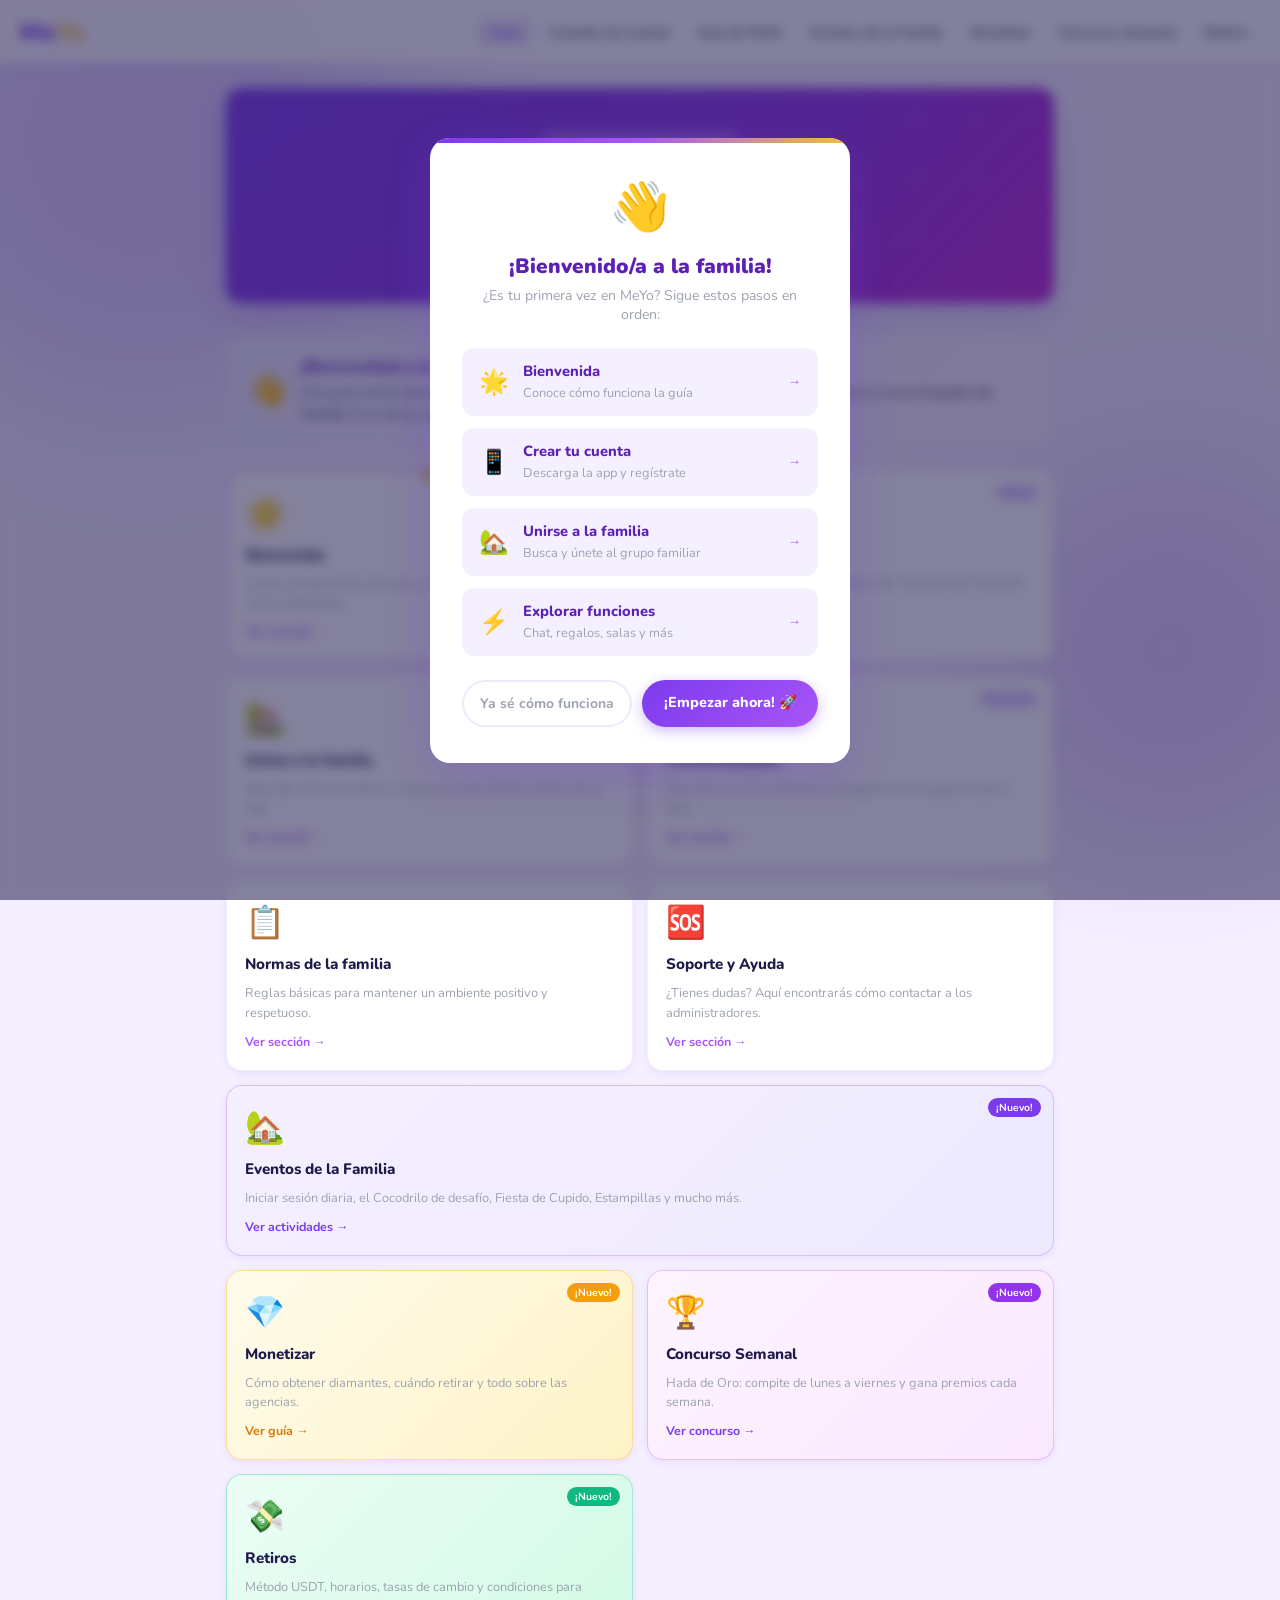
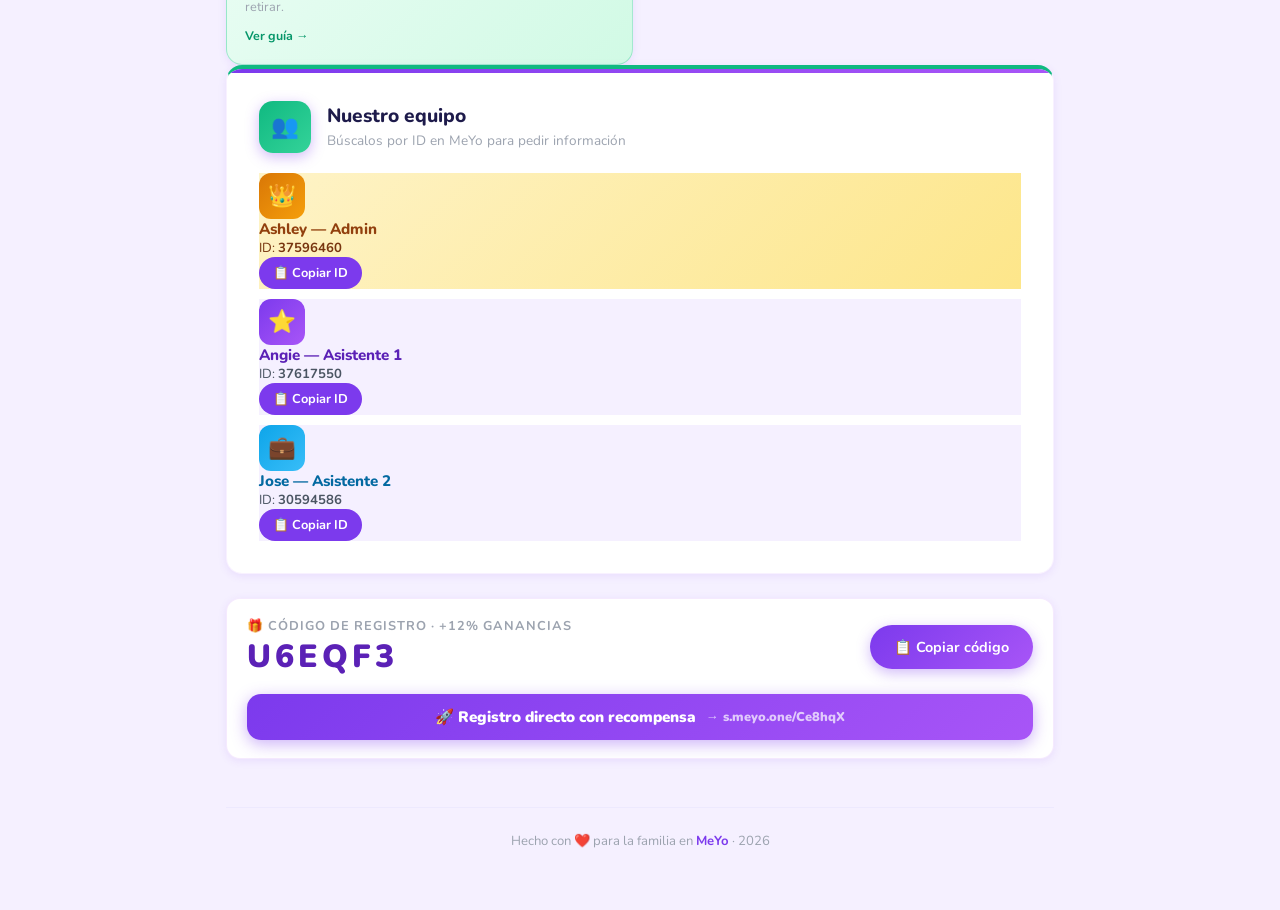
<file: index.html>
﻿<!DOCTYPE html>
<html lang="es">
<head>
  <meta charset="UTF-8" />
  <meta name="viewport" content="width=device-width, initial-scale=1.0" />
  <title>MeYo – Familia</title>
  <link rel="stylesheet" href="css/styles.css" />
  <style>
    /* Index-specific styles */
    .hub-grid {
      display: grid;
      grid-template-columns: 1fr 1fr;
      gap: 14px;
      margin-top: 8px;
    }

    .hub-card {
      display: flex;
      flex-direction: column;
      align-items: flex-start;
      gap: 10px;
      background: var(--white);
      border-radius: 16px;
      padding: 20px 18px;
      text-decoration: none;
      border: 1px solid rgba(168,85,247,.10);
      box-shadow: var(--shadow-sm);
      transition: all var(--transition);
      position: relative;
      overflow: hidden;
      min-width: 0; /* prevent overflow in grid */
    }
    .hub-card::before {
      content: '';
      position: absolute;
      inset: 0;
      background: linear-gradient(135deg, var(--purple-soft), transparent);
      opacity: 0;
      transition: opacity var(--transition);
    }
    .hub-card:hover {
      transform: translateY(-4px);
      box-shadow: var(--shadow-md);
      border-color: rgba(168,85,247,.3);
    }
    .hub-card:hover::before { opacity: 1; }

    .hub-icon {
      font-size: 2rem;
      position: relative;
      transition: transform var(--transition);
    }
    .hub-card:hover .hub-icon { transform: scale(1.15) rotate(-5deg); }

    .hub-card-title {
      font-size: .95rem;
      font-weight: 800;
      color: var(--text-dark);
      position: relative;
      word-break: break-word;
    }
    .hub-card-desc {
      font-size: .8rem;
      color: var(--text-light);
      line-height: 1.5;
      position: relative;
      word-break: break-word;
    }
    .hub-arrow {
      margin-top: auto;
      font-size: .78rem;
      font-weight: 700;
      color: var(--purple-light);
      display: flex;
      align-items: center;
      gap: 4px;
      position: relative;
      transition: gap var(--transition);
    }
    .hub-card:hover .hub-arrow { gap: 8px; }

    .hub-step-tag {
      position: absolute;
      top: 12px;
      right: 12px;
      background: var(--purple-mist);
      color: var(--purple);
      font-size: .65rem;
      font-weight: 700;
      padding: 2px 8px;
      border-radius: 999px;
      white-space: nowrap;
    }

    .welcome-banner {
      background: linear-gradient(135deg, var(--purple-mist), #faf0ff);
      border-radius: 14px;
      padding: 20px;
      margin-bottom: 24px;
      display: flex;
      align-items: center;
      gap: 14px;
      border: 1px solid rgba(168,85,247,.2);
    }
    .welcome-banner .wicon { font-size: 2rem; flex-shrink: 0; }
    .welcome-banner h2 { font-size: 1rem; font-weight: 800; color: var(--purple-dark); margin-bottom: 4px; }
    .welcome-banner p  { font-size: .84rem; color: var(--text-mid); line-height: 1.6; }

    .quick-code {
      background: var(--white);
      border-radius: 14px;
      padding: 18px 20px;
      margin-top: 20px;
      border: 1px solid rgba(168,85,247,.12);
      box-shadow: var(--shadow-sm);
      display: flex;
      align-items: center;
      justify-content: space-between;
      gap: 14px;
      flex-wrap: wrap;
    }
    .quick-code-label { font-size: .8rem; font-weight: 700; color: var(--text-light); text-transform: uppercase; letter-spacing: 1px; }
    .quick-code-number { font-size: 1.6rem; font-weight: 900; letter-spacing: 4px; color: var(--purple-dark); }

    /* ── MOBILE (≤ 640px) ── */
    @media (max-width: 640px) {
      .hub-grid {
        grid-template-columns: 1fr;
        gap: 12px;
      }
      .hub-card-actividades {
        grid-column: span 1 !important;
      }
      .welcome-banner {
        padding: 16px;
        gap: 12px;
      }
      .welcome-banner .wicon { font-size: 1.6rem; }
    }

    /* ── TABLET (641px – 860px): keep 2 cols but span-2 works fine ── */
    @media (min-width: 641px) {
      .hub-card-actividades { grid-column: span 2; }
    }
  </style>
</head>
<body>

  <div class="bg-blob bg-blob-1"></div>
  <div class="bg-blob bg-blob-2"></div>
  <div class="bg-blob bg-blob-3"></div>

  <!-- Navbar -->
  <nav class="navbar">
    <a href="index.html" class="navbar-logo">Me<span>Yo</span></a>
    <button class="hamburger" id="hamburger" aria-label="Menú">
      <span></span><span></span><span></span>
    </button>
    <ul class="navbar-links" id="nav-links">
      <li><a href="index.html">Inicio</a></li>
      <li><a href="paso1.html">Creación de Cuenta</a></li>
      <li><a href="paso3.html">Guía de MeYo</a></li>
      <li><a href="familia-actividades.html">Eventos de la Familia</a></li>
      <li><a href="monetizar.html">Monetizar</a></li>
      <li><a href="concurso-semanal.html">Concurso Semanal</a></li>
      <li><a href="retiros.html">Retiros</a></li>
    </ul>
  </nav>

  <div class="page-wrapper">

    <!-- Hero -->
    <div class="hero animate-in">
      <div class="hero-badge">🏠 Guía de la Familia</div>
      <div class="hero-logo">Me<span>Yo</span></div>
      <p id="typing-target" data-lines='["Tu guía para integrarte a la familia en MeYo.","Sigue cada paso y empieza sin problemas.","¡Bienvenido/a! La familia te espera."]'></p>
    </div>

    <!-- Welcome Banner -->
    <div class="welcome-banner animate-in">
      <div class="wicon">👋</div>
      <div>
        <h2>¡Bienvenido/a a la familia!</h2>
        <p>Esta guía está dividida en secciones para que puedas seguirla paso a paso. Si eres nuevo, empieza desde <strong>Creación de Cuenta</strong>. Si ya tienes cuenta, ve directo a <strong>Guía de MeYo</strong>.</p>
      </div>
    </div>

    <!-- Hub Grid -->
    <div class="hub-grid">
      <a href="bienvenida.html" class="hub-card" style="border: 2px solid rgba(168,85,247,.35);">
        <div class="hub-start-arrow">👇</div>
        <div class="hub-icon">🌟</div>
        <div class="hub-card-title">Bienvenida</div>
        <div class="hub-card-desc">Conoce de qué trata esta guía y qué esperamos de ti como nuevo integrante.</div>
        <div class="hub-arrow">Ver sección →</div>
        <span class="start-here-badge">✨ Empieza aquí</span>
      </a>

      <a href="paso1.html" class="hub-card">
        <div class="hub-step-tag">Nuevo</div>
        <div class="hub-icon">📱</div>
        <div class="hub-card-title">Crear tu cuenta</div>
        <div class="hub-card-desc">Regístrate en MeYo usando el código de invitación de la familia.</div>
        <div class="hub-arrow">Ver sección →</div>
      </a>

      <a href="paso2.html" class="hub-card">
        <div class="hub-step-tag">Unirse</div>
        <div class="hub-icon">🏡</div>
        <div class="hub-card-title">Unirse a la familia</div>
        <div class="hub-card-desc">Aprende cómo encontrar y unirte al grupo familiar dentro de la app.</div>
        <div class="hub-arrow">Ver sección →</div>
      </a>

      <a href="paso3.html" class="hub-card">
        <div class="hub-step-tag">Funciones</div>
        <div class="hub-icon">⚡</div>
        <div class="hub-card-title">Funcionalidades</div>
        <div class="hub-card-desc">Descubre las herramientas principales: chat, regalos, salas y más.</div>
        <div class="hub-arrow">Ver sección →</div>
      </a>

      <a href="normas.html" class="hub-card">
        <div class="hub-icon">📋</div>
        <div class="hub-card-title">Normas de la familia</div>
        <div class="hub-card-desc">Reglas básicas para mantener un ambiente positivo y respetuoso.</div>
        <div class="hub-arrow">Ver sección →</div>
      </a>

      <a href="soporte.html" class="hub-card">
        <div class="hub-icon">🆘</div>
        <div class="hub-card-title">Soporte y Ayuda</div>
        <div class="hub-card-desc">¿Tienes dudas? Aquí encontrarás cómo contactar a los administradores.</div>
        <div class="hub-arrow">Ver sección →</div>
      </a>

      <a href="familia-actividades.html" class="hub-card hub-card-actividades" style="background: linear-gradient(135deg, #f5f0ff, #ede9fe); border-color: rgba(168,85,247,.3);">
        <div class="hub-icon">🏡</div>
        <div class="hub-card-title">Eventos de la Familia</div>
        <div class="hub-card-desc">Iniciar sesión diaria, el Cocodrilo de desafío, Fiesta de Cupido, Estampillas y mucho más.</div>
        <div class="hub-arrow" style="color: var(--purple);">Ver actividades →</div>
        <span class="hub-step-tag" style="background: var(--purple); color: white;">¡Nuevo!</span>
      </a>

      <a href="monetizar.html" class="hub-card" style="background: linear-gradient(135deg, #fffbeb, #fef3c7); border-color: rgba(245,158,11,.3);">
        <div class="hub-icon">💎</div>
        <div class="hub-card-title">Monetizar</div>
        <div class="hub-card-desc">Cómo obtener diamantes, cuándo retirar y todo sobre las agencias.</div>
        <div class="hub-arrow" style="color: #d97706;">Ver guía →</div>
        <span class="hub-step-tag" style="background: #f59e0b; color: white;">¡Nuevo!</span>
      </a>

      <a href="concurso-semanal.html" class="hub-card" style="background: linear-gradient(135deg, #fdf4ff, #fae8ff); border-color: rgba(168,85,247,.3);">
        <div class="hub-icon">🏆</div>
        <div class="hub-card-title">Concurso Semanal</div>
        <div class="hub-card-desc">Hada de Oro: compite de lunes a viernes y gana premios cada semana.</div>
        <div class="hub-arrow" style="color: var(--purple);">Ver concurso →</div>
        <span class="hub-step-tag" style="background: var(--purple-mid); color: white;">¡Nuevo!</span>
      </a>

      <a href="retiros.html" class="hub-card" style="background: linear-gradient(135deg, #ecfdf5, #d1fae5); border-color: rgba(16,185,129,.3);">
        <div class="hub-icon">💸</div>
        <div class="hub-card-title">Retiros</div>
        <div class="hub-card-desc">Método USDT, horarios, tasas de cambio y condiciones para retirar.</div>
        <div class="hub-arrow" style="color: #059669;">Ver guía →</div>
        <span class="hub-step-tag" style="background: #10b981; color: white;">¡Nuevo!</span>
      </a>
    </div>

    <!-- Team Contacts -->
    <div class="card animate-in" style="border-top: 4px solid var(--green);">  
      <div class="card-header">
        <div class="step-badge" style="background:linear-gradient(135deg,var(--green),#34d399);">&#x1F465;</div>
        <div>
          <div class="card-title">Nuestro equipo</div>
          <div class="card-subtitle">Búscalos por ID en MeYo para pedir información</div>
        </div>
      </div>
      <div style="display:flex;flex-direction:column;gap:10px;margin-top:4px;">
        <div class="team-row" style="background:linear-gradient(135deg,#fef3c7,#fde68a)">
          <div style="width:46px;height:46px;border-radius:12px;background:linear-gradient(135deg,#d97706,#f59e0b);display:flex;align-items:center;justify-content:center;font-size:1.4rem;flex-shrink:0;">&#x1F451;</div>
          <div class="team-row-info">
            <div style="font-size:.95rem;font-weight:800;color:#92400e;">Ashley &mdash; Admin</div>
            <div style="font-size:.82rem;color:#78350f;">ID: <strong>37596460</strong></div>
          </div>
          <button class="copy-btn" data-copy="37596460" style="margin:0;padding:7px 14px;font-size:.8rem;">&#x1F4CB; Copiar ID</button>
        </div>
        <div class="team-row" style="background:var(--purple-soft)">
          <div style="width:46px;height:46px;border-radius:12px;background:linear-gradient(135deg,var(--purple),var(--purple-light));display:flex;align-items:center;justify-content:center;font-size:1.4rem;flex-shrink:0;">&#x2B50;</div>
          <div class="team-row-info">
            <div style="font-size:.95rem;font-weight:800;color:var(--purple-dark);">Angie &mdash; Asistente 1</div>
            <div style="font-size:.82rem;color:var(--text-mid);">ID: <strong>37617550</strong></div>
          </div>
          <button class="copy-btn" data-copy="37617550" style="margin:0;padding:7px 14px;font-size:.8rem;">&#x1F4CB; Copiar ID</button>
        </div>
        <div class="team-row" style="background:var(--purple-soft)">
          <div style="width:46px;height:46px;border-radius:12px;background:linear-gradient(135deg,#0ea5e9,#38bdf8);display:flex;align-items:center;justify-content:center;font-size:1.4rem;flex-shrink:0;">&#x1F4BC;</div>
          <div class="team-row-info">
            <div style="font-size:.95rem;font-weight:800;color:#0369a1;">Jose &mdash; Asistente 2</div>
            <div style="font-size:.82rem;color:var(--text-mid);">ID: <strong>30594586</strong></div>
          </div>
          <button class="copy-btn" data-copy="30594586" style="margin:0;padding:7px 14px;font-size:.8rem;">&#x1F4CB; Copiar ID</button>
        </div>
      </div>
    </div>

    <!-- Quick Code -->
    <div class="quick-code animate-in" style="flex-direction:column;gap:16px;">
      <div style="width:100%;display:flex;align-items:center;justify-content:space-between;flex-wrap:wrap;gap:12px;">
        <div>
          <div class="quick-code-label">🎁 Código de registro · +12% ganancias</div>
          <div class="quick-code-number" style="font-size:2rem;letter-spacing:4px;">U6EQF3</div>
        </div>
        <button class="btn btn-primary" data-copy="U6EQF3">📋 Copiar código</button>
      </div>
      <a href="https://s.meyo.one/Ce8hqX" target="_blank" style="width:100%;display:flex;align-items:center;justify-content:center;gap:10px;background:linear-gradient(135deg,#7c3aed,#a855f7);color:white;border-radius:14px;padding:13px 20px;text-decoration:none;font-weight:900;font-size:.95rem;box-shadow:0 4px 16px rgba(124,58,237,.4);">
        🚀 Registro directo con recompensa <span style="opacity:.7;font-size:.8rem;">→ s.meyo.one/Ce8hqX</span>
      </a>
    </div>

    <footer class="page-footer">
      <p>Hecho con ❤️ para la familia en <strong>MeYo</strong> · 2026</p>
    </footer>

  </div>

  <div id="toast" class="toast"></div>

  <!-- Floating "¿Eres nuevo?" Button -->
  <button class="float-new-btn hidden" id="float-new-btn" aria-label="¿Eres nuevo?">
    👋 ¿Eres nuevo?
  </button>

  <!-- Onboarding Modal -->
  <div class="onboarding-overlay" id="onboarding-overlay" role="dialog" aria-modal="true" aria-label="Bienvenida">
    <div class="onboarding-modal">
      <span class="onboarding-wave">👋</span>
      <h2>¡Bienvenido/a a la familia!</h2>
      <p class="onboarding-sub">¿Es tu primera vez en MeYo? Sigue estos pasos en orden:</p>

      <div class="onboarding-steps">
        <a href="bienvenida.html" class="onboarding-step">
          <span class="onboarding-step-icon">🌟</span>
          <div class="onboarding-step-text">
            <strong>Bienvenida</strong>
            <span>Conoce cómo funciona la guía</span>
          </div>
          <span class="onboarding-step-arrow">→</span>
        </a>
        <a href="paso1.html" class="onboarding-step">
          <span class="onboarding-step-icon">📱</span>
          <div class="onboarding-step-text">
            <strong>Crear tu cuenta</strong>
            <span>Descarga la app y regístrate</span>
          </div>
          <span class="onboarding-step-arrow">→</span>
        </a>
        <a href="paso2.html" class="onboarding-step">
          <span class="onboarding-step-icon">🏡</span>
          <div class="onboarding-step-text">
            <strong>Unirse a la familia</strong>
            <span>Busca y únete al grupo familiar</span>
          </div>
          <span class="onboarding-step-arrow">→</span>
        </a>
        <a href="paso3.html" class="onboarding-step">
          <span class="onboarding-step-icon">⚡</span>
          <div class="onboarding-step-text">
            <strong>Explorar funciones</strong>
            <span>Chat, regalos, salas y más</span>
          </div>
          <span class="onboarding-step-arrow">→</span>
        </a>
      </div>

      <div class="onboarding-btn-row">
        <button class="onboarding-dismiss">Ya sé cómo funciona</button>
        <a href="bienvenida.html" class="onboarding-cta">¡Empezar ahora! 🚀</a>
      </div>
    </div>
  </div>

  <script src="js/main.js"></script>
</body>
</html>
</file>
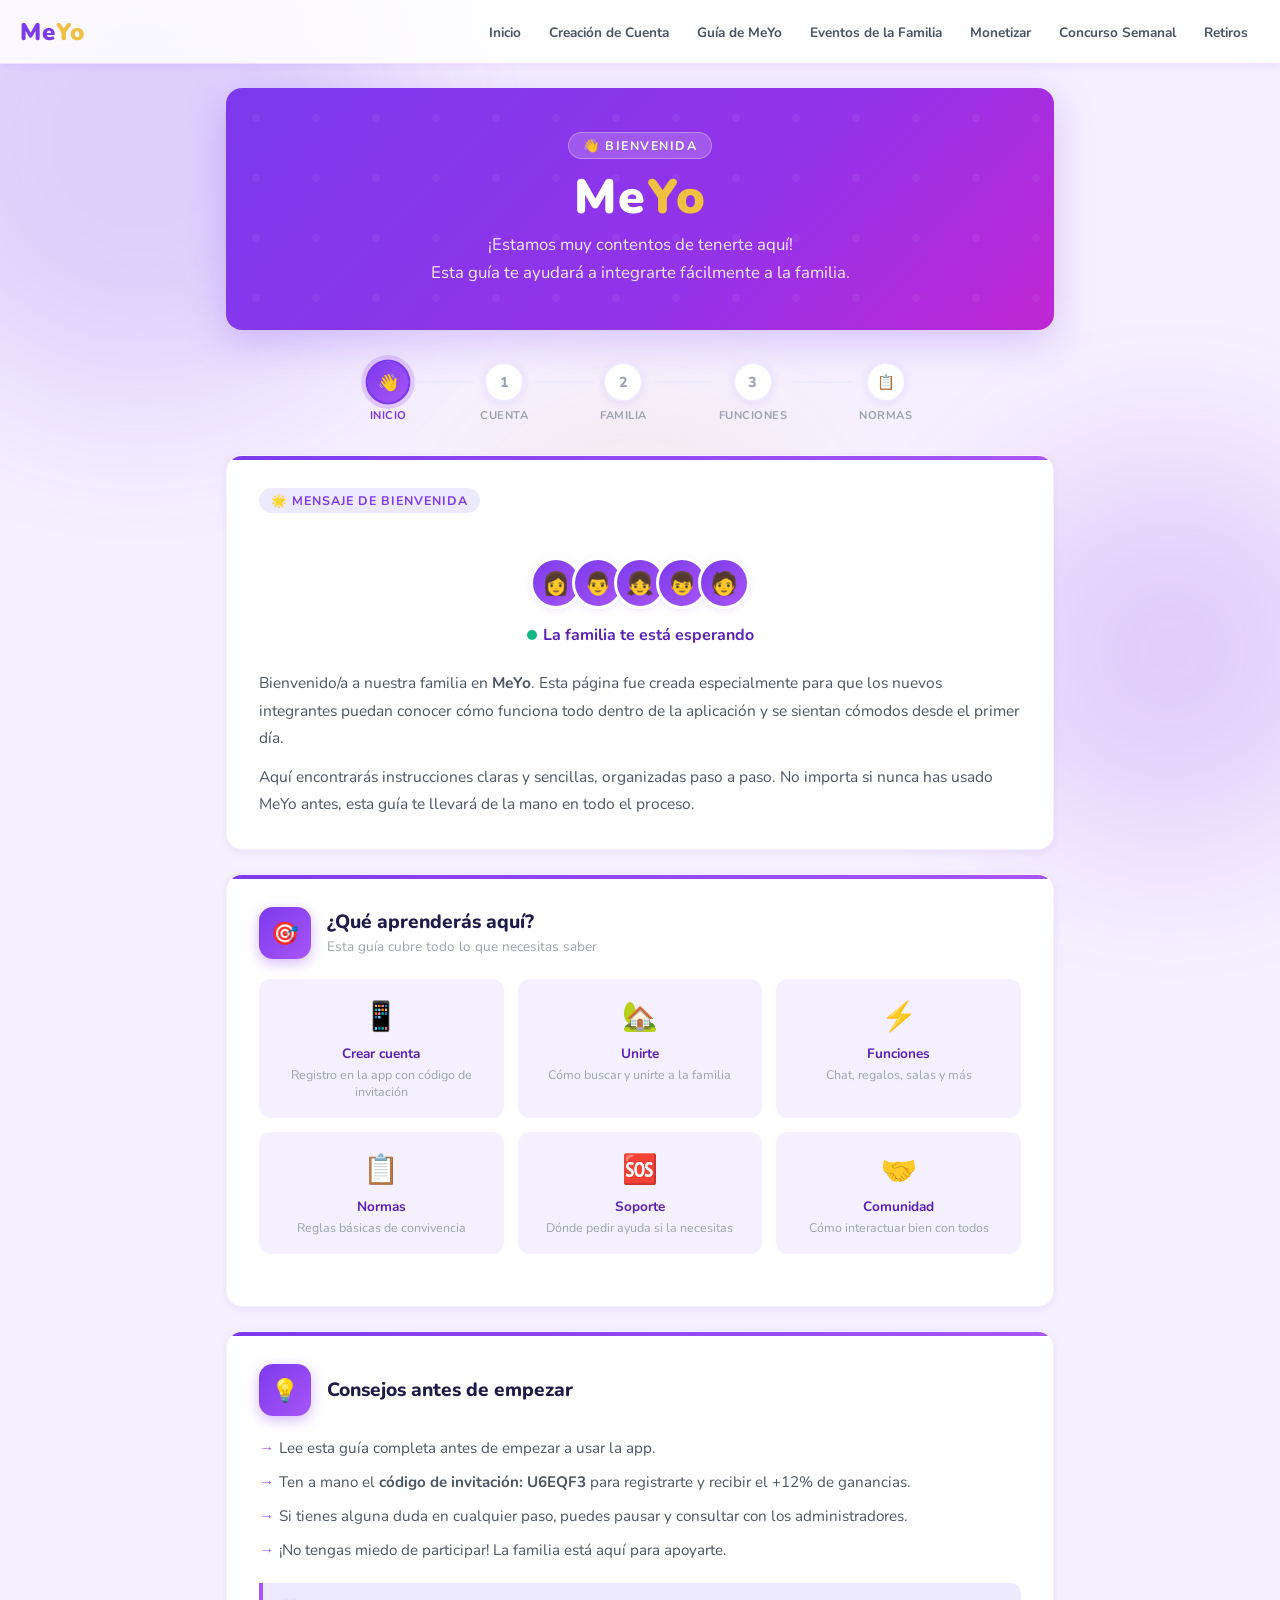
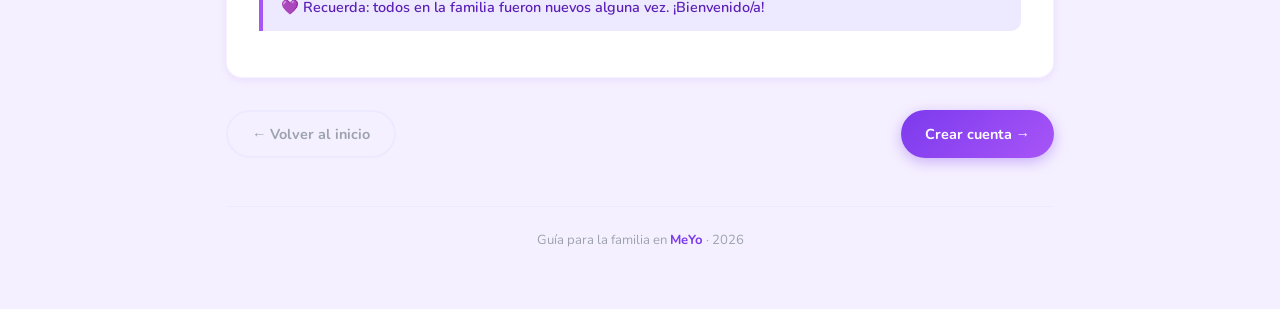
<file: bienvenida.html>
﻿<!DOCTYPE html>
<html lang="es">
<head>
  <meta charset="UTF-8" />
  <meta name="viewport" content="width=device-width, initial-scale=1.0" />
  <title>Bienvenida – MeYo Familia</title>
  <link rel="stylesheet" href="css/styles.css" />
  <style>
    .avatar-grid {
      display: flex;
      justify-content: center;
      gap: -10px;
      margin: 24px 0 8px;
    }
    .avatar {
      width: 52px;
      height: 52px;
      border-radius: 50%;
      background: linear-gradient(135deg, var(--purple), var(--purple-light));
      border: 3px solid var(--white);
      display: flex;
      align-items: center;
      justify-content: center;
      font-size: 1.4rem;
      margin-left: -10px;
      box-shadow: var(--shadow-sm);
      transition: transform var(--transition);
    }
    .avatar:first-child { margin-left: 0; }
    .avatar:hover { transform: translateY(-6px) scale(1.1); z-index: 2; }

    .highlight-row {
      display: grid;
      grid-template-columns: 1fr 1fr 1fr;
      gap: 14px;
      margin: 20px 0;
    }
    @media (max-width: 480px) { .highlight-row { grid-template-columns: 1fr; } }

    .highlight-item {
      background: var(--purple-soft);
      border-radius: 12px;
      padding: 18px 14px;
      text-align: center;
      transition: transform var(--transition), box-shadow var(--transition);
      cursor: default;
    }
    .highlight-item:hover {
      transform: translateY(-3px);
      box-shadow: var(--shadow-sm);
    }
    .highlight-icon { font-size: 1.8rem; margin-bottom: 8px; }
    .highlight-label { font-size: .85rem; font-weight: 700; color: var(--purple-dark); }
    .highlight-desc  { font-size: .78rem; color: var(--text-light); margin-top: 3px; }

    .pulse-dot {
      display: inline-block;
      width: 10px;
      height: 10px;
      background: var(--green);
      border-radius: 50%;
      margin-right: 6px;
      animation: pulse 2s infinite;
    }
    @keyframes pulse {
      0%, 100% { box-shadow: 0 0 0 0 rgba(16,185,129,.5); }
      50%       { box-shadow: 0 0 0 6px rgba(16,185,129,0); }
    }
  </style>
</head>
<body>

  <div class="bg-blob bg-blob-1"></div>
  <div class="bg-blob bg-blob-2"></div>
  <div class="bg-blob bg-blob-3"></div>

  <nav class="navbar">
    <a href="index.html" class="navbar-logo">Me<span>Yo</span></a>
    <button class="hamburger" id="hamburger" aria-label="Menú">
      <span></span><span></span><span></span>
    </button>
    <ul class="navbar-links" id="nav-links">
      <li><a href="index.html">Inicio</a></li>
      <li><a href="paso1.html">Creación de Cuenta</a></li>
      <li><a href="paso3.html">Guía de MeYo</a></li>
      <li><a href="familia-actividades.html">Eventos de la Familia</a></li>
      <li><a href="monetizar.html">Monetizar</a></li>
      <li><a href="concurso-semanal.html">Concurso Semanal</a></li>
      <li><a href="retiros.html">Retiros</a></li>
    </ul>
  </nav>

  <div class="page-wrapper">

    <div class="hero animate-in">
      <div class="hero-badge">👋 Bienvenida</div>
      <div class="hero-logo">Me<span>Yo</span></div>
      <p>¡Estamos muy contentos de tenerte aquí!<br />
         Esta guía te ayudará a integrarte fácilmente a la familia.</p>
    </div>

    <!-- Progress -->
    <div class="progress-bar animate-in">
      <a href="bienvenida.html" class="progress-step active">
        <div class="progress-circle">👋</div>
        <span class="progress-label">Inicio</span>
      </a>
      <div class="progress-line"></div>
      <a href="paso1.html" class="progress-step">
        <div class="progress-circle">1</div>
        <span class="progress-label">Cuenta</span>
      </a>
      <div class="progress-line"></div>
      <a href="paso2.html" class="progress-step">
        <div class="progress-circle">2</div>
        <span class="progress-label">Familia</span>
      </a>
      <div class="progress-line"></div>
      <a href="paso3.html" class="progress-step">
        <div class="progress-circle">3</div>
        <span class="progress-label">Funciones</span>
      </a>
      <div class="progress-line"></div>
      <a href="normas.html" class="progress-step">
        <div class="progress-circle">📋</div>
        <span class="progress-label">Normas</span>
      </a>
    </div>

    <!-- Card bienvenida -->
    <div class="card animate-in">
      <div class="section-badge">🌟 Mensaje de bienvenida</div>

      <div class="avatar-grid">
        <div class="avatar">👩</div>
        <div class="avatar">👨</div>
        <div class="avatar">👧</div>
        <div class="avatar">👦</div>
        <div class="avatar">🧑</div>
      </div>

      <p style="text-align:center; font-size:1rem; font-weight:700; color:var(--purple-dark); margin-top:12px;">
        <span class="pulse-dot"></span>La familia te está esperando
      </p>

      <p style="margin-top:20px;">
        Bienvenido/a a nuestra familia en <strong>MeYo</strong>. Esta página fue creada especialmente para que los nuevos integrantes puedan conocer cómo funciona todo dentro de la aplicación y se sientan cómodos desde el primer día.
      </p>
      <p>
        Aquí encontrarás instrucciones claras y sencillas, organizadas paso a paso. No importa si nunca has usado MeYo antes, esta guía te llevará de la mano en todo el proceso.
      </p>
    </div>

    <!-- Highlights -->
    <div class="card animate-in">
      <div class="card-header">
        <div class="step-badge">🎯</div>
        <div>
          <div class="card-title">¿Qué aprenderás aquí?</div>
          <div class="card-subtitle">Esta guía cubre todo lo que necesitas saber</div>
        </div>
      </div>

      <div class="highlight-row">
        <div class="highlight-item">
          <div class="highlight-icon">📱</div>
          <div class="highlight-label">Crear cuenta</div>
          <div class="highlight-desc">Registro en la app con código de invitación</div>
        </div>
        <div class="highlight-item">
          <div class="highlight-icon">🏡</div>
          <div class="highlight-label">Unirte</div>
          <div class="highlight-desc">Cómo buscar y unirte a la familia</div>
        </div>
        <div class="highlight-item">
          <div class="highlight-icon">⚡</div>
          <div class="highlight-label">Funciones</div>
          <div class="highlight-desc">Chat, regalos, salas y más</div>
        </div>
        <div class="highlight-item">
          <div class="highlight-icon">📋</div>
          <div class="highlight-label">Normas</div>
          <div class="highlight-desc">Reglas básicas de convivencia</div>
        </div>
        <div class="highlight-item">
          <div class="highlight-icon">🆘</div>
          <div class="highlight-label">Soporte</div>
          <div class="highlight-desc">Dónde pedir ayuda si la necesitas</div>
        </div>
        <div class="highlight-item">
          <div class="highlight-icon">🤝</div>
          <div class="highlight-label">Comunidad</div>
          <div class="highlight-desc">Cómo interactuar bien con todos</div>
        </div>
      </div>
    </div>

    <!-- Info card -->
    <div class="card animate-in">
      <div class="card-header">
        <div class="step-badge">💡</div>
        <div>
          <div class="card-title">Consejos antes de empezar</div>
        </div>
      </div>
      <ul>
        <li>Lee esta guía completa antes de empezar a usar la app.</li>
        <li>Ten a mano el <strong>código de invitación: U6EQF3</strong> para registrarte y recibir el +12% de ganancias.</li>
        <li>Si tienes alguna duda en cualquier paso, puedes pausar y consultar con los administradores.</li>
        <li>¡No tengas miedo de participar! La familia está aquí para apoyarte.</li>
      </ul>

      <div class="info-box" style="margin-top:20px;">
        💜 Recuerda: todos en la familia fueron nuevos alguna vez. ¡Bienvenido/a!
      </div>
    </div>

    <!-- Navigation -->
    <div class="nav-buttons animate-in">
      <a href="index.html" class="btn btn-ghost">← Volver al inicio</a>
      <a href="paso1.html" class="btn btn-primary">Crear cuenta →</a>
    </div>

    <footer class="page-footer">
      <p>Guía para la familia en <strong>MeYo</strong> · 2026</p>
    </footer>
  </div>

  <div id="toast" class="toast"></div>
  <script src="js/main.js"></script>
</body>
</html>
</file>
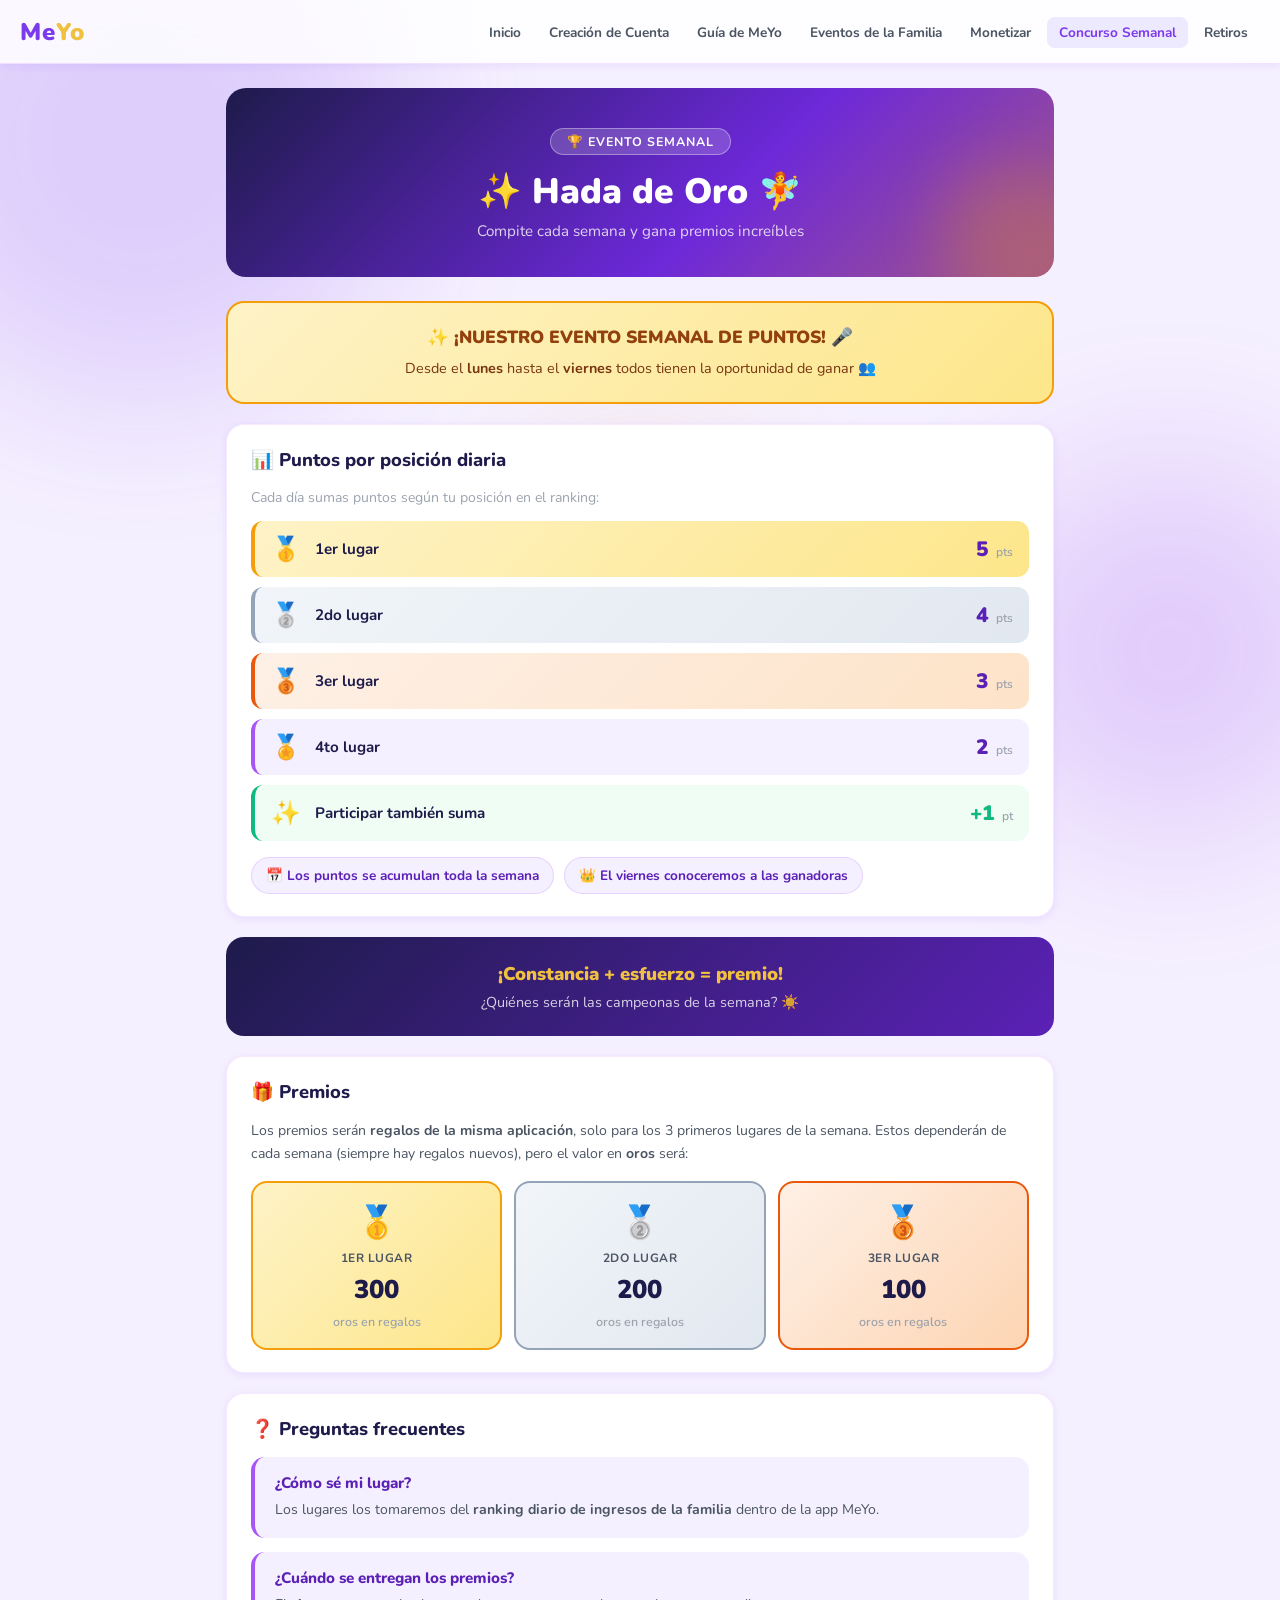
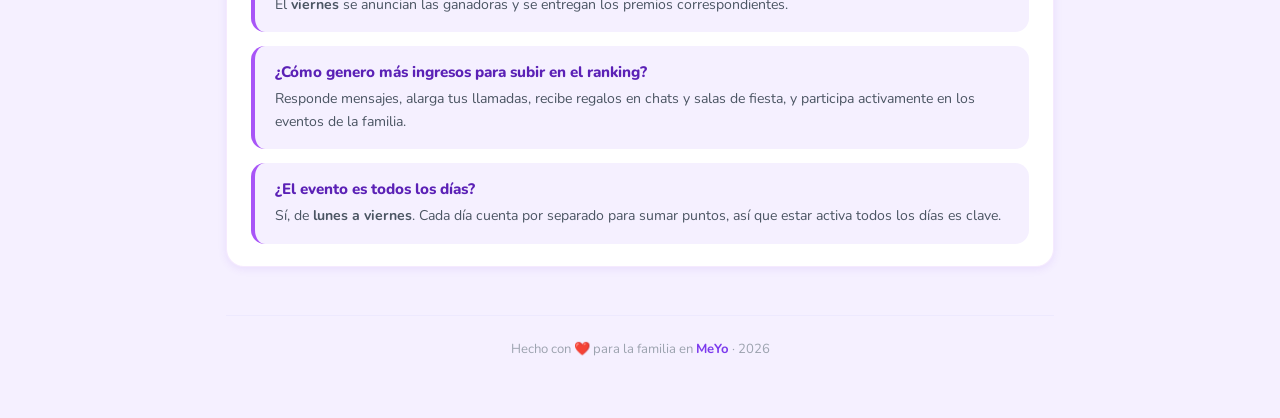
<file: concurso-semanal.html>
<!DOCTYPE html>
<html lang="es">
<head>
  <meta charset="UTF-8" />
  <meta name="viewport" content="width=device-width, initial-scale=1.0" />
  <title>Concurso Semanal – MeYo Familia</title>
  <link rel="stylesheet" href="css/styles.css" />
  <style>
    /* ── Hero ── */
    .cs-hero {
      background: linear-gradient(135deg, #1e1b4b 0%, #6d28d9 60%, #f59e0b 160%);
      border-radius: 20px;
      padding: 40px 28px 36px;
      text-align: center;
      margin-bottom: 24px;
      position: relative;
      overflow: hidden;
    }
    .cs-hero::after {
      content: '';
      position: absolute;
      bottom: -24px; right: -24px;
      width: 140px; height: 140px;
      border-radius: 50%;
      background: rgba(245,158,11,.20);
      filter: blur(30px);
    }
    .cs-hero-tag {
      display: inline-block;
      background: rgba(255,255,255,.18);
      border: 1px solid rgba(255,255,255,.35);
      border-radius: 30px;
      padding: 4px 16px;
      font-size: .78rem;
      font-weight: 700;
      color: #fff;
      text-transform: uppercase;
      letter-spacing: 1px;
      margin-bottom: 12px;
    }
    .cs-hero-title {
      font-size: 2.2rem;
      font-weight: 900;
      color: #fff;
      position: relative;
      margin-bottom: 6px;
    }
    .cs-hero-sub {
      font-size: .95rem;
      color: rgba(255,255,255,.8);
      position: relative;
    }

    /* ── Event Banner ── */
    .cs-event-banner {
      background: linear-gradient(135deg, #fef3c7, #fde68a);
      border: 2px solid #f59e0b;
      border-radius: 18px;
      padding: 22px 24px;
      margin-bottom: 20px;
      text-align: center;
    }
    .cs-event-title {
      font-size: 1.1rem;
      font-weight: 900;
      color: #92400e;
      margin-bottom: 8px;
    }
    .cs-event-days {
      font-size: .9rem;
      color: #78350f;
      line-height: 1.6;
    }

    /* ── Section card ── */
    .cs-section {
      background: var(--white);
      border-radius: 18px;
      padding: 22px 24px;
      margin-bottom: 20px;
      border: 1px solid rgba(168,85,247,.12);
      box-shadow: var(--shadow-sm);
    }
    .cs-section-title {
      font-size: 1.15rem;
      font-weight: 800;
      color: var(--text-dark);
      margin-bottom: 16px;
      display: flex;
      align-items: center;
      gap: 8px;
    }

    /* ── Points table ── */
    .cs-points {
      display: flex;
      flex-direction: column;
      gap: 10px;
    }
    .cs-point-row {
      display: flex;
      align-items: center;
      gap: 14px;
      border-radius: 12px;
      padding: 12px 16px;
    }
    .cs-point-row.gold   { background: linear-gradient(135deg, #fef3c7, #fde68a); border-left: 4px solid #f59e0b; }
    .cs-point-row.silver { background: linear-gradient(135deg, #f1f5f9, #e2e8f0); border-left: 4px solid #94a3b8; }
    .cs-point-row.bronze { background: linear-gradient(135deg, #fef0e6, #fde3c8); border-left: 4px solid #ea580c; }
    .cs-point-row.fourth { background: var(--purple-soft); border-left: 4px solid var(--purple-light); }
    .cs-point-row.special { background: #f0fdf4; border-left: 4px solid var(--green); }

    .cs-point-medal { font-size: 1.5rem; flex-shrink: 0; }
    .cs-point-label {
      flex: 1;
      font-size: .95rem;
      font-weight: 700;
      color: var(--text-dark);
    }
    .cs-point-value {
      font-size: 1.3rem;
      font-weight: 900;
      color: var(--purple-dark);
    }
    .cs-point-unit {
      font-size: .75rem;
      font-weight: 600;
      color: var(--text-light);
      margin-left: 2px;
    }

    /* ── Info chips ── */
    .cs-info-chips {
      display: flex;
      gap: 10px;
      flex-wrap: wrap;
      margin-top: 16px;
    }
    .cs-chip {
      display: flex;
      align-items: center;
      gap: 6px;
      background: var(--purple-soft);
      border: 1.5px solid rgba(168,85,247,.2);
      border-radius: 30px;
      padding: 8px 14px;
      font-size: .85rem;
      font-weight: 700;
      color: var(--purple-dark);
    }

    /* ── Prize cards ── */
    .cs-prize-grid {
      display: grid;
      grid-template-columns: repeat(3, 1fr);
      gap: 12px;
    }
    .cs-prize-card {
      border-radius: 16px;
      padding: 18px 12px;
      text-align: center;
      display: flex;
      flex-direction: column;
      align-items: center;
      gap: 6px;
    }
    .cs-prize-card.p1 { background: linear-gradient(135deg, #fef3c7, #fde68a); border: 2px solid #f59e0b; }
    .cs-prize-card.p2 { background: linear-gradient(135deg, #f1f5f9, #e2e8f0); border: 2px solid #94a3b8; }
    .cs-prize-card.p3 { background: linear-gradient(135deg, #fef0e6, #fdd5b3); border: 2px solid #ea580c; }

    .cs-prize-medal { font-size: 2rem; }
    .cs-prize-place { font-size: .75rem; font-weight: 700; color: var(--text-mid); text-transform: uppercase; letter-spacing: .5px; }
    .cs-prize-value { font-size: 1.6rem; font-weight: 900; color: var(--text-dark); }
    .cs-prize-unit   { font-size: .78rem; color: var(--text-light); font-weight: 600; }

    /* ── Motivational box ── */
    .cs-motto {
      background: linear-gradient(135deg, #1e1b4b, #5b21b6);
      border-radius: 18px;
      padding: 24px;
      text-align: center;
      margin-bottom: 20px;
    }
    .cs-motto p:first-child {
      font-size: 1.15rem;
      font-weight: 900;
      color: var(--gold);
      margin-bottom: 6px;
    }
    .cs-motto p:last-child {
      font-size: .9rem;
      color: rgba(255,255,255,.8);
    }

    /* ── FAQ items ── */
    .cs-faq {
      display: flex;
      flex-direction: column;
      gap: 14px;
    }
    .cs-faq-item {
      background: var(--purple-soft);
      border-radius: 14px;
      padding: 16px 20px;
      border-left: 4px solid var(--purple-light);
    }
    .cs-faq-q { font-size: .95rem; font-weight: 800; color: var(--purple-dark); margin-bottom: 6px; }
    .cs-faq-a { font-size: .88rem; color: var(--text-mid); line-height: 1.6; }

    @media (max-width: 480px) {
      .cs-hero-title { font-size: 1.7rem; }
      .cs-prize-grid { grid-template-columns: 1fr; }
      .cs-prize-grid .cs-prize-card {
        flex-direction: row;
        text-align: left;
        padding: 14px 16px;
        justify-content: flex-start;
        gap: 14px;
      }
    }
  </style>
</head>
<body>

  <div class="bg-blob bg-blob-1"></div>
  <div class="bg-blob bg-blob-2"></div>
  <div class="bg-blob bg-blob-3"></div>

  <!-- Navbar -->
  <nav class="navbar">
    <a href="index.html" class="navbar-logo">Me<span>Yo</span></a>
    <button class="hamburger" id="hamburger" aria-label="Menú">
      <span></span><span></span><span></span>
    </button>
    <ul class="navbar-links" id="nav-links">
      <li><a href="index.html">Inicio</a></li>
      <li><a href="paso1.html">Creación de Cuenta</a></li>
      <li><a href="paso3.html">Guía de MeYo</a></li>
      <li><a href="familia-actividades.html">Eventos de la Familia</a></li>
      <li><a href="monetizar.html">Monetizar</a></li>
      <li><a href="concurso-semanal.html" class="active">Concurso Semanal</a></li>
      <li><a href="retiros.html">Retiros</a></li>
    </ul>
  </nav>

  <div class="page-wrapper">

    <!-- Hero -->
    <div class="cs-hero animate-in">
      <div class="cs-hero-tag">🏆 Evento Semanal</div>
      <div class="cs-hero-title">✨ Hada de Oro 🧚</div>
      <div class="cs-hero-sub">Compite cada semana y gana premios increíbles</div>
    </div>

    <!-- Event Banner -->
    <div class="cs-event-banner animate-in">
      <div class="cs-event-title">✨ ¡NUESTRO EVENTO SEMANAL DE PUNTOS! 🎤</div>
      <div class="cs-event-days">
        Desde el <strong>lunes</strong> hasta el <strong>viernes</strong> todos tienen la oportunidad de ganar 👥
      </div>
    </div>

    <!-- Points per position -->
    <div class="cs-section animate-in">
      <div class="cs-section-title">📊 Puntos por posición diaria</div>
      <p style="font-size:.88rem;color:var(--text-light);margin-bottom:14px;">Cada día sumas puntos según tu posición en el ranking:</p>
      <div class="cs-points">
        <div class="cs-point-row gold">
          <span class="cs-point-medal">🥇</span>
          <span class="cs-point-label">1er lugar</span>
          <span class="cs-point-value">5 <span class="cs-point-unit">pts</span></span>
        </div>
        <div class="cs-point-row silver">
          <span class="cs-point-medal">🥈</span>
          <span class="cs-point-label">2do lugar</span>
          <span class="cs-point-value">4 <span class="cs-point-unit">pts</span></span>
        </div>
        <div class="cs-point-row bronze">
          <span class="cs-point-medal">🥉</span>
          <span class="cs-point-label">3er lugar</span>
          <span class="cs-point-value">3 <span class="cs-point-unit">pts</span></span>
        </div>
        <div class="cs-point-row fourth">
          <span class="cs-point-medal">🏅</span>
          <span class="cs-point-label">4to lugar</span>
          <span class="cs-point-value">2 <span class="cs-point-unit">pts</span></span>
        </div>
        <div class="cs-point-row special">
          <span class="cs-point-medal">✨</span>
          <span class="cs-point-label">Participar también suma</span>
          <span class="cs-point-value" style="color:var(--green);">+1 <span class="cs-point-unit">pt</span></span>
        </div>
      </div>
      <div class="cs-info-chips">
        <div class="cs-chip">📅 Los puntos se acumulan toda la semana</div>
        <div class="cs-chip">👑 El viernes conoceremos a las ganadoras</div>
      </div>
    </div>

    <!-- Motivational -->
    <div class="cs-motto animate-in">
      <p>¡Constancia + esfuerzo = premio!</p>
      <p>¿Quiénes serán las campeonas de la semana? ☀️</p>
    </div>

    <!-- Prizes -->
    <div class="cs-section animate-in">
      <div class="cs-section-title">🎁 Premios</div>
      <p style="font-size:.88rem;color:var(--text-mid);margin-bottom:16px;line-height:1.6;">
        Los premios serán <strong>regalos de la misma aplicación</strong>, solo para los 3 primeros lugares de la semana. Estos dependerán de cada semana (siempre hay regalos nuevos), pero el valor en <strong>oros</strong> será:
      </p>
      <div class="cs-prize-grid">
        <div class="cs-prize-card p1">
          <span class="cs-prize-medal">🥇</span>
          <span class="cs-prize-place">1er lugar</span>
          <span class="cs-prize-value">300</span>
          <span class="cs-prize-unit">oros en regalos</span>
        </div>
        <div class="cs-prize-card p2">
          <span class="cs-prize-medal">🥈</span>
          <span class="cs-prize-place">2do lugar</span>
          <span class="cs-prize-value">200</span>
          <span class="cs-prize-unit">oros en regalos</span>
        </div>
        <div class="cs-prize-card p3">
          <span class="cs-prize-medal">🥉</span>
          <span class="cs-prize-place">3er lugar</span>
          <span class="cs-prize-value">100</span>
          <span class="cs-prize-unit">oros en regalos</span>
        </div>
      </div>
    </div>

    <!-- FAQ -->
    <div class="cs-section animate-in">
      <div class="cs-section-title">❓ Preguntas frecuentes</div>
      <div class="cs-faq">
        <div class="cs-faq-item">
          <div class="cs-faq-q">¿Cómo sé mi lugar?</div>
          <div class="cs-faq-a">Los lugares los tomaremos del <strong>ranking diario de ingresos de la familia</strong> dentro de la app MeYo.</div>
        </div>
        <div class="cs-faq-item">
          <div class="cs-faq-q">¿Cuándo se entregan los premios?</div>
          <div class="cs-faq-a">El <strong>viernes</strong> se anuncian las ganadoras y se entregan los premios correspondientes.</div>
        </div>
        <div class="cs-faq-item">
          <div class="cs-faq-q">¿Cómo genero más ingresos para subir en el ranking?</div>
          <div class="cs-faq-a">Responde mensajes, alarga tus llamadas, recibe regalos en chats y salas de fiesta, y participa activamente en los eventos de la familia.</div>
        </div>
        <div class="cs-faq-item">
          <div class="cs-faq-q">¿El evento es todos los días?</div>
          <div class="cs-faq-a">Sí, de <strong>lunes a viernes</strong>. Cada día cuenta por separado para sumar puntos, así que estar activa todos los días es clave.</div>
        </div>
      </div>
    </div>

    <!-- Footer -->
    <footer class="page-footer">
      <p>Hecho con ❤️ para la familia en <strong>MeYo</strong> · 2026</p>
    </footer>

  </div>

  <div id="toast" class="toast"></div>
  <script src="js/main.js"></script>
</body>
</html>
</file>
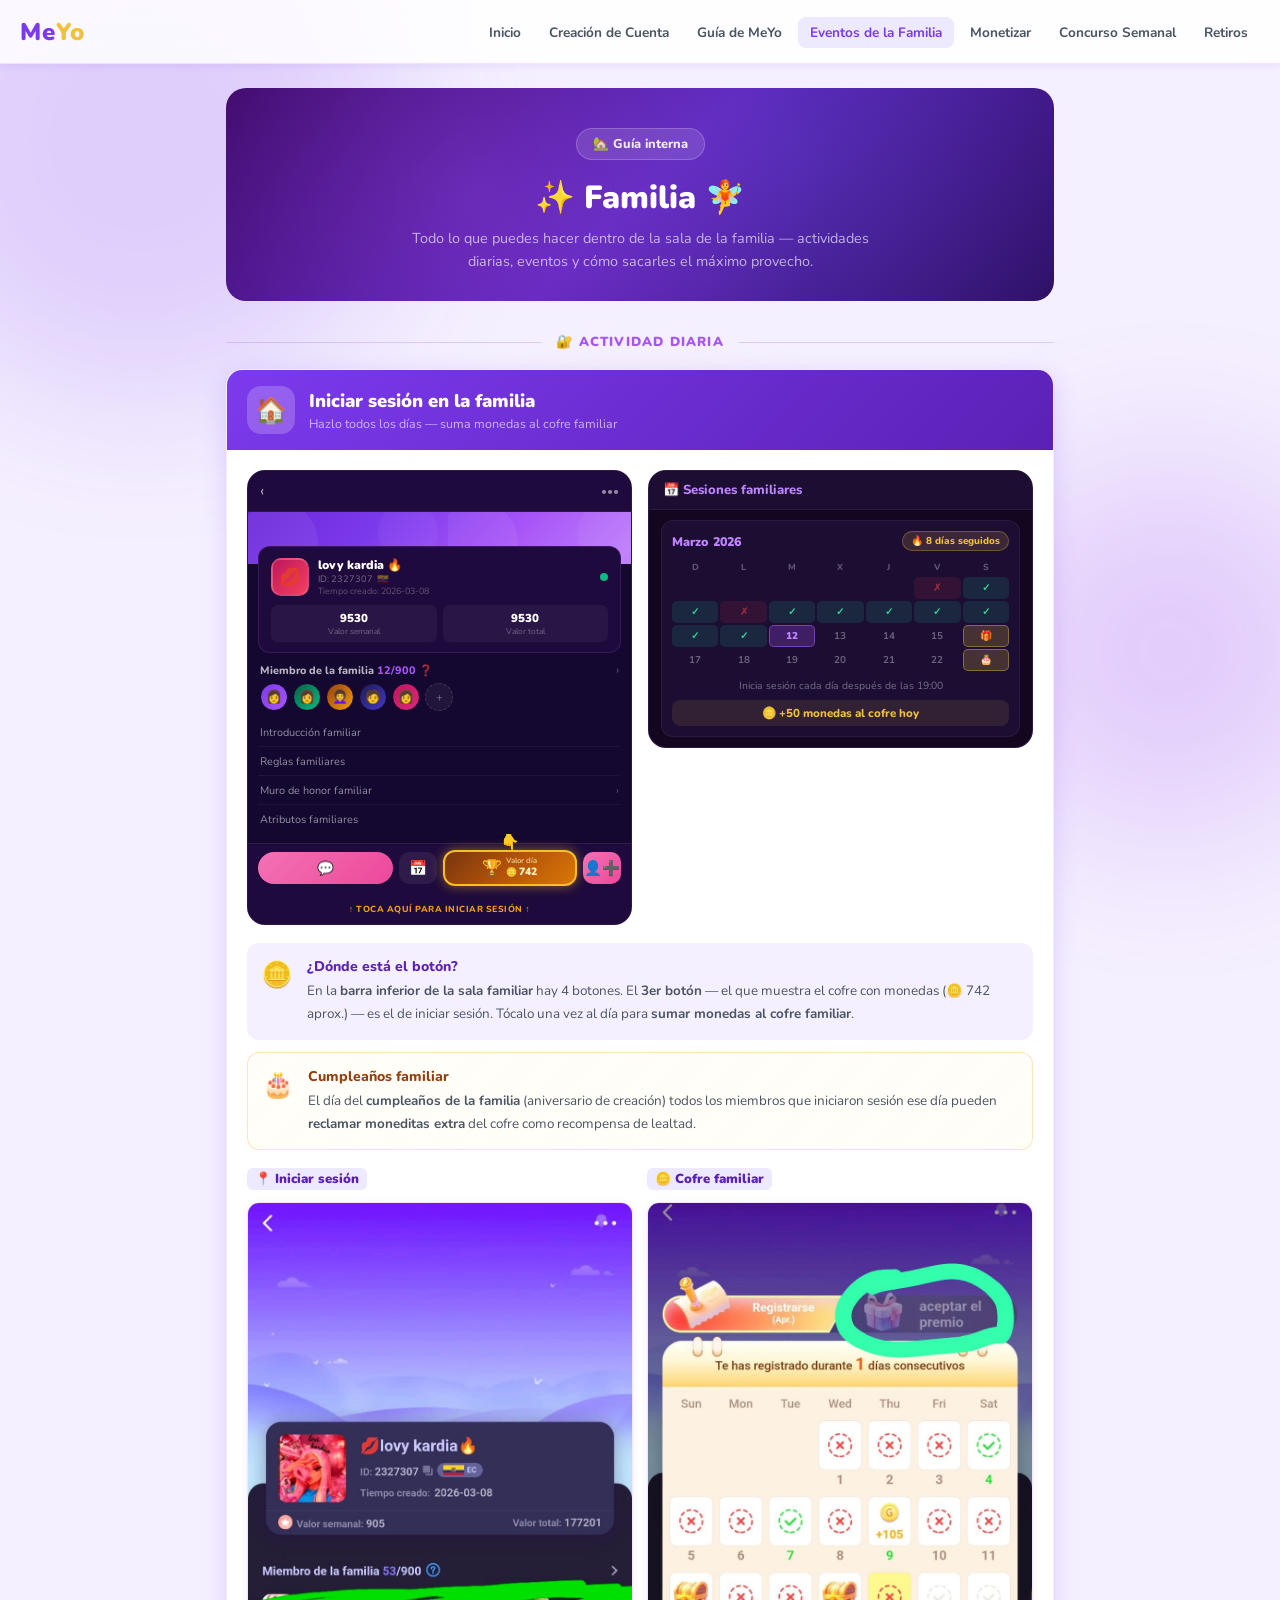
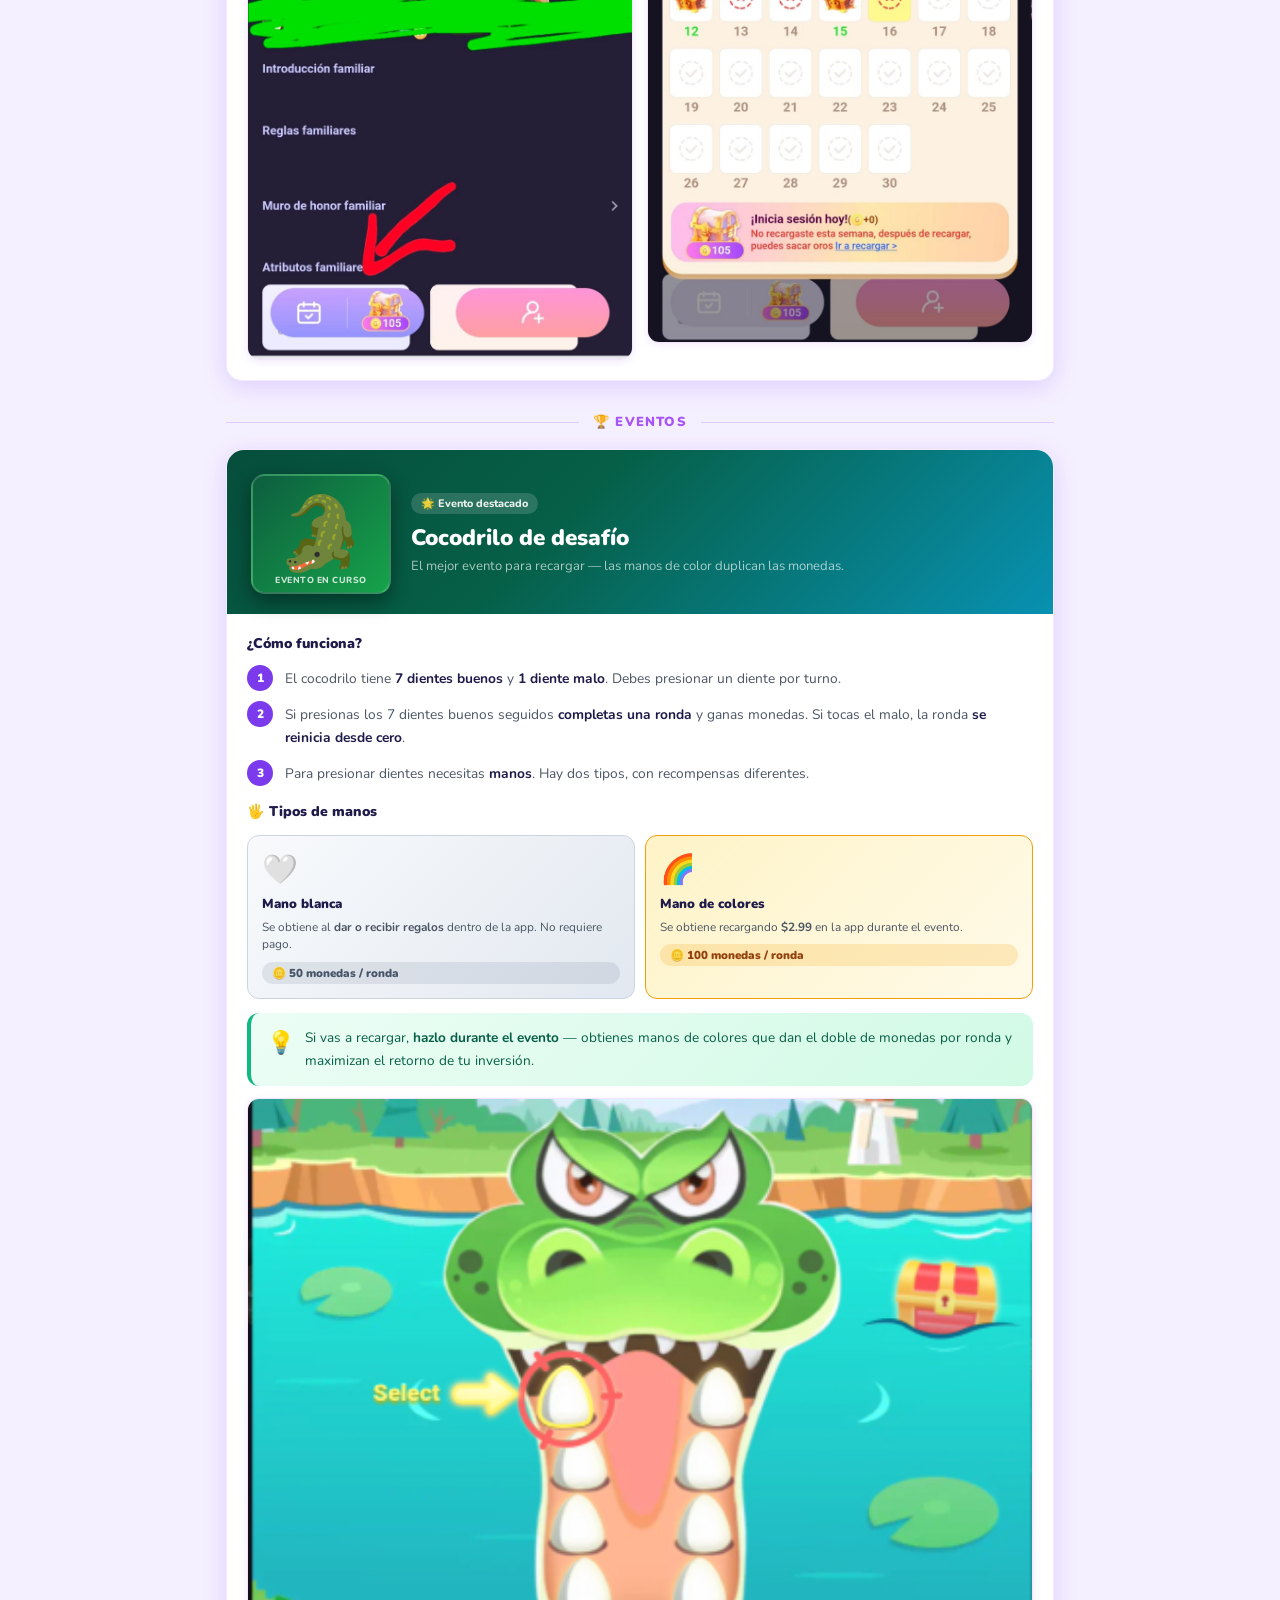
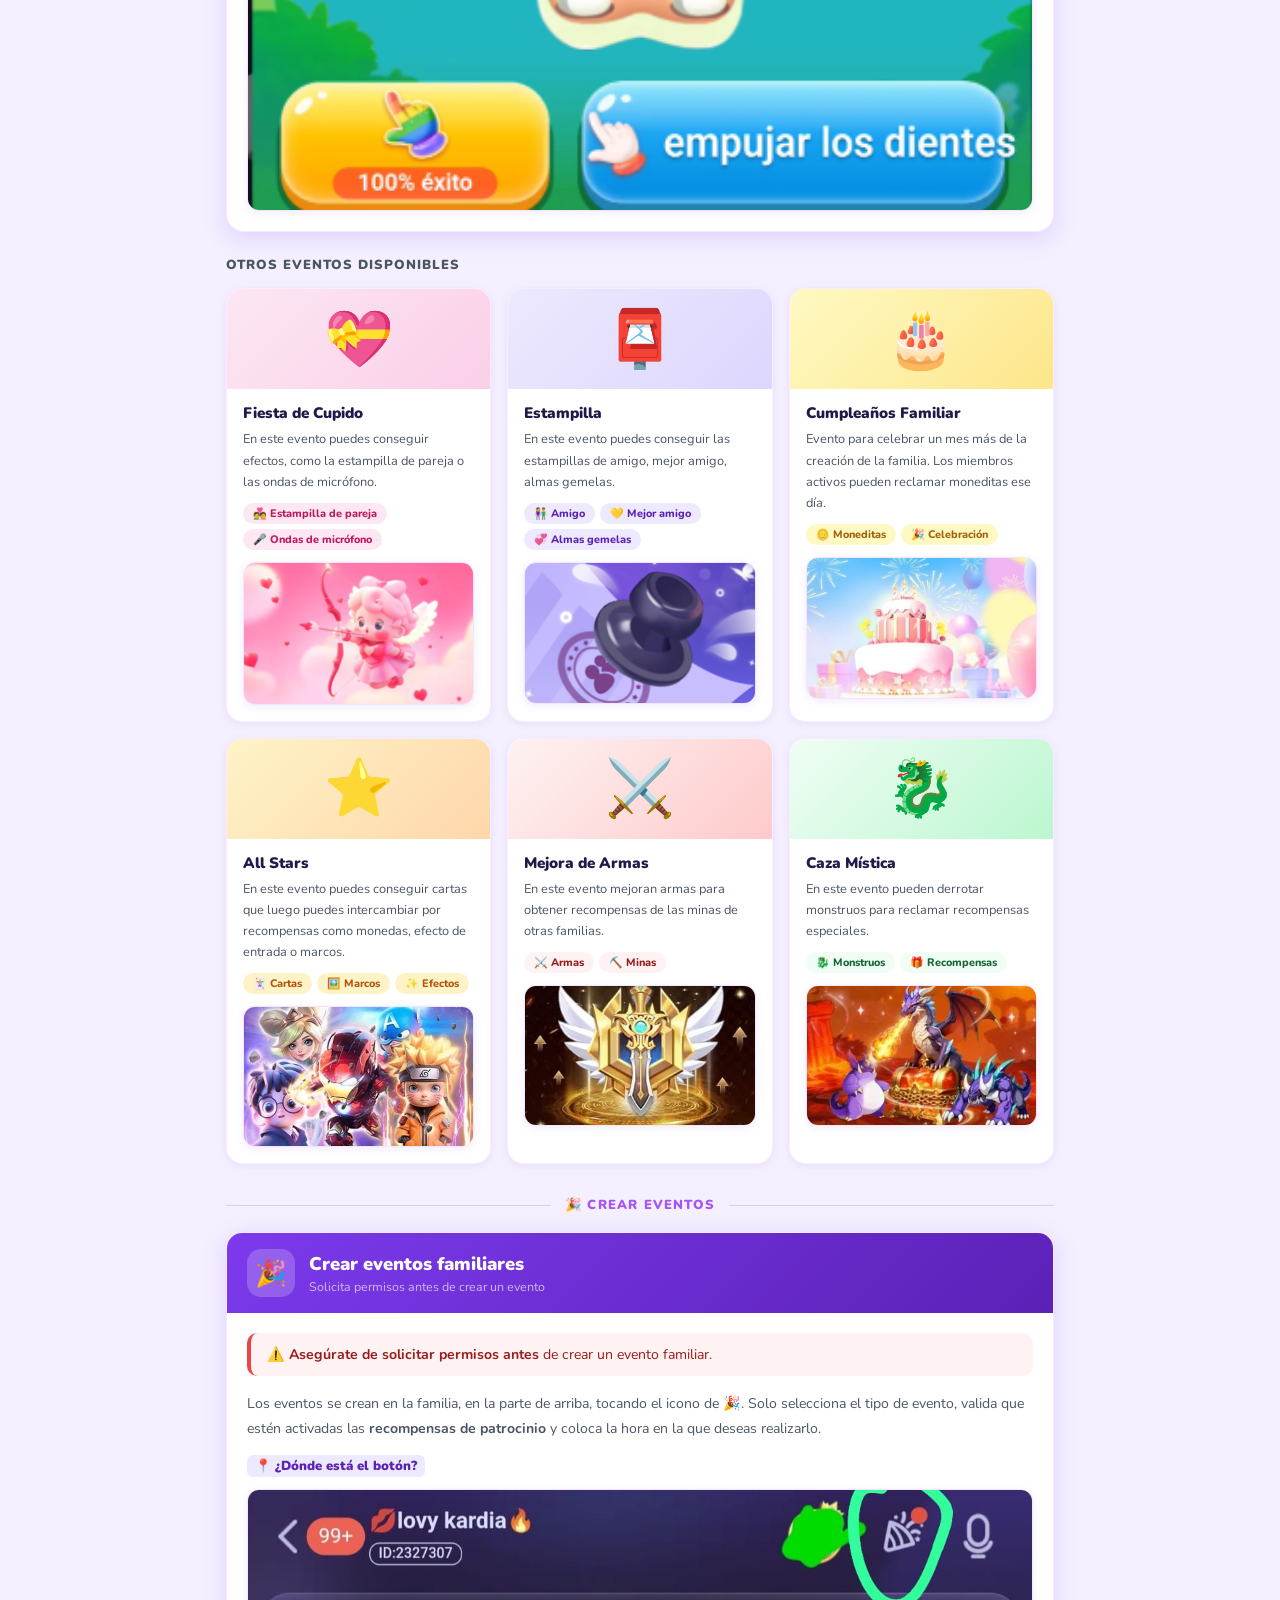
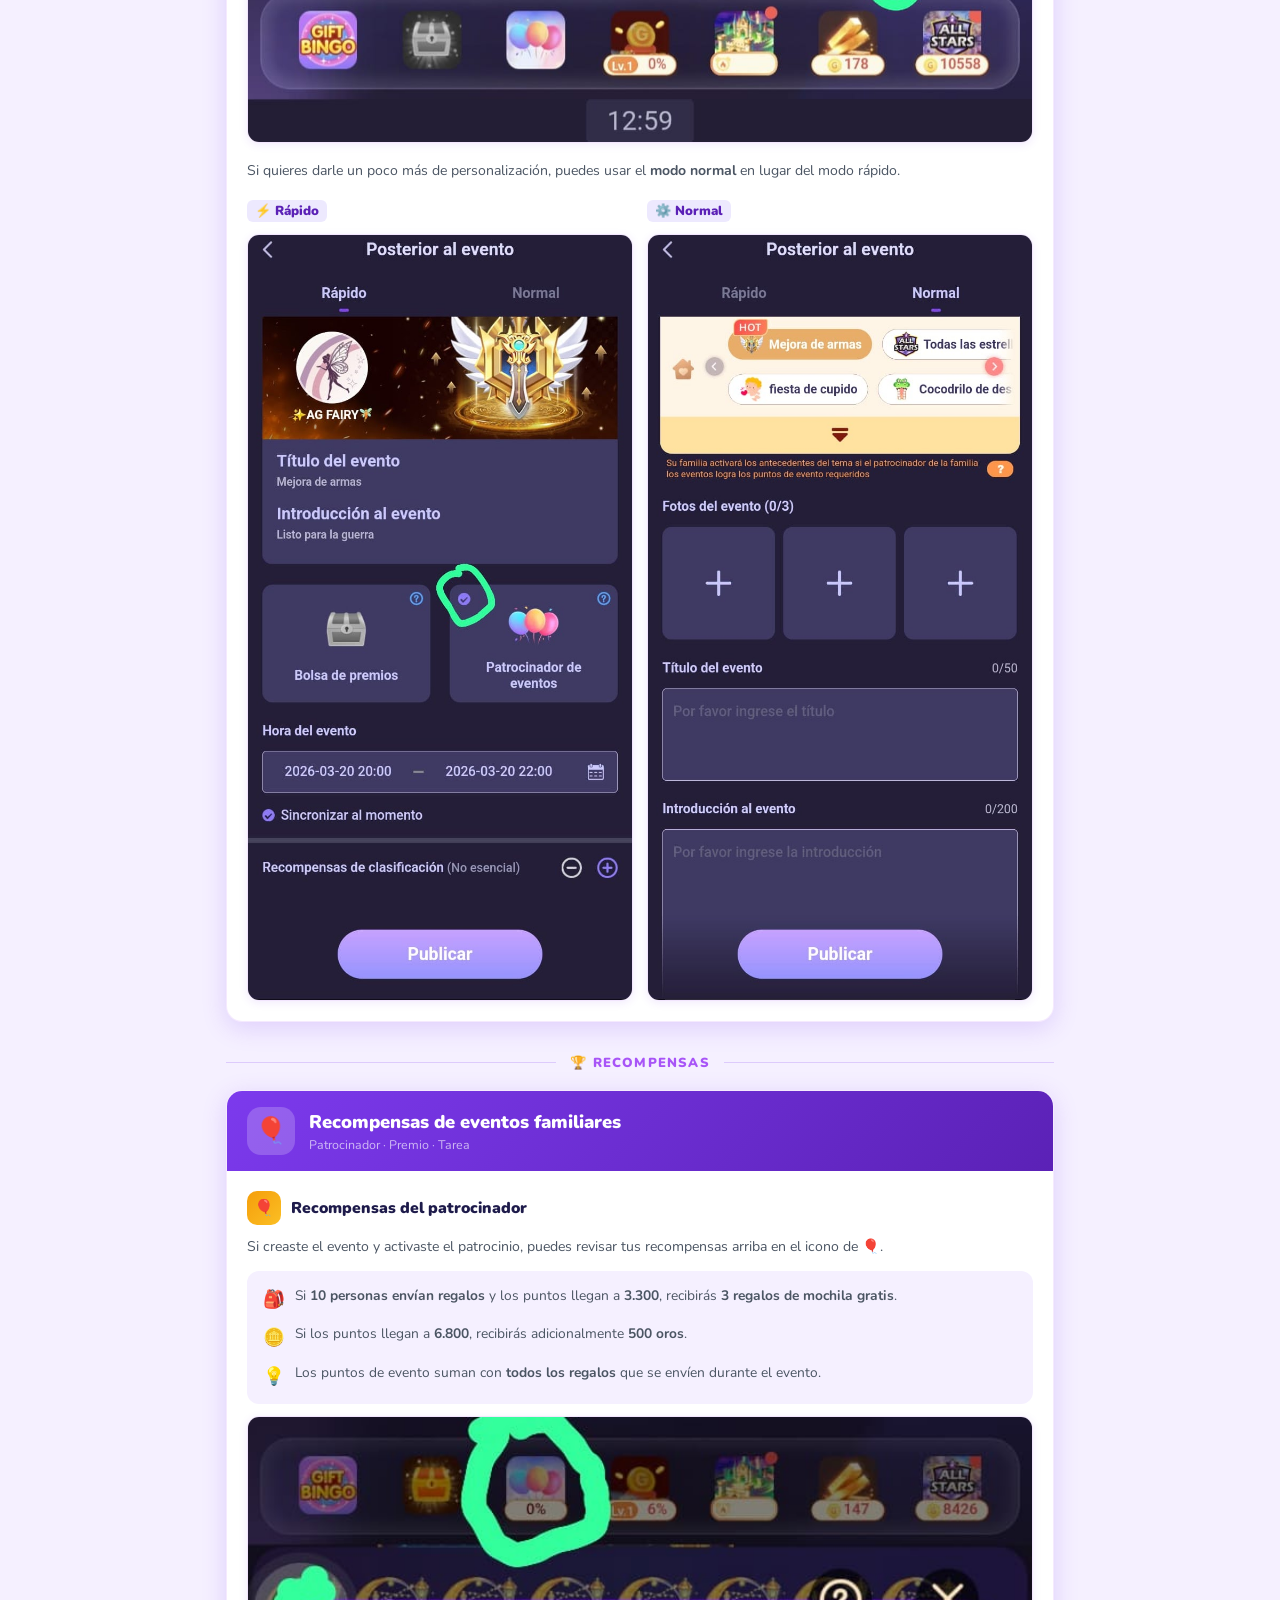
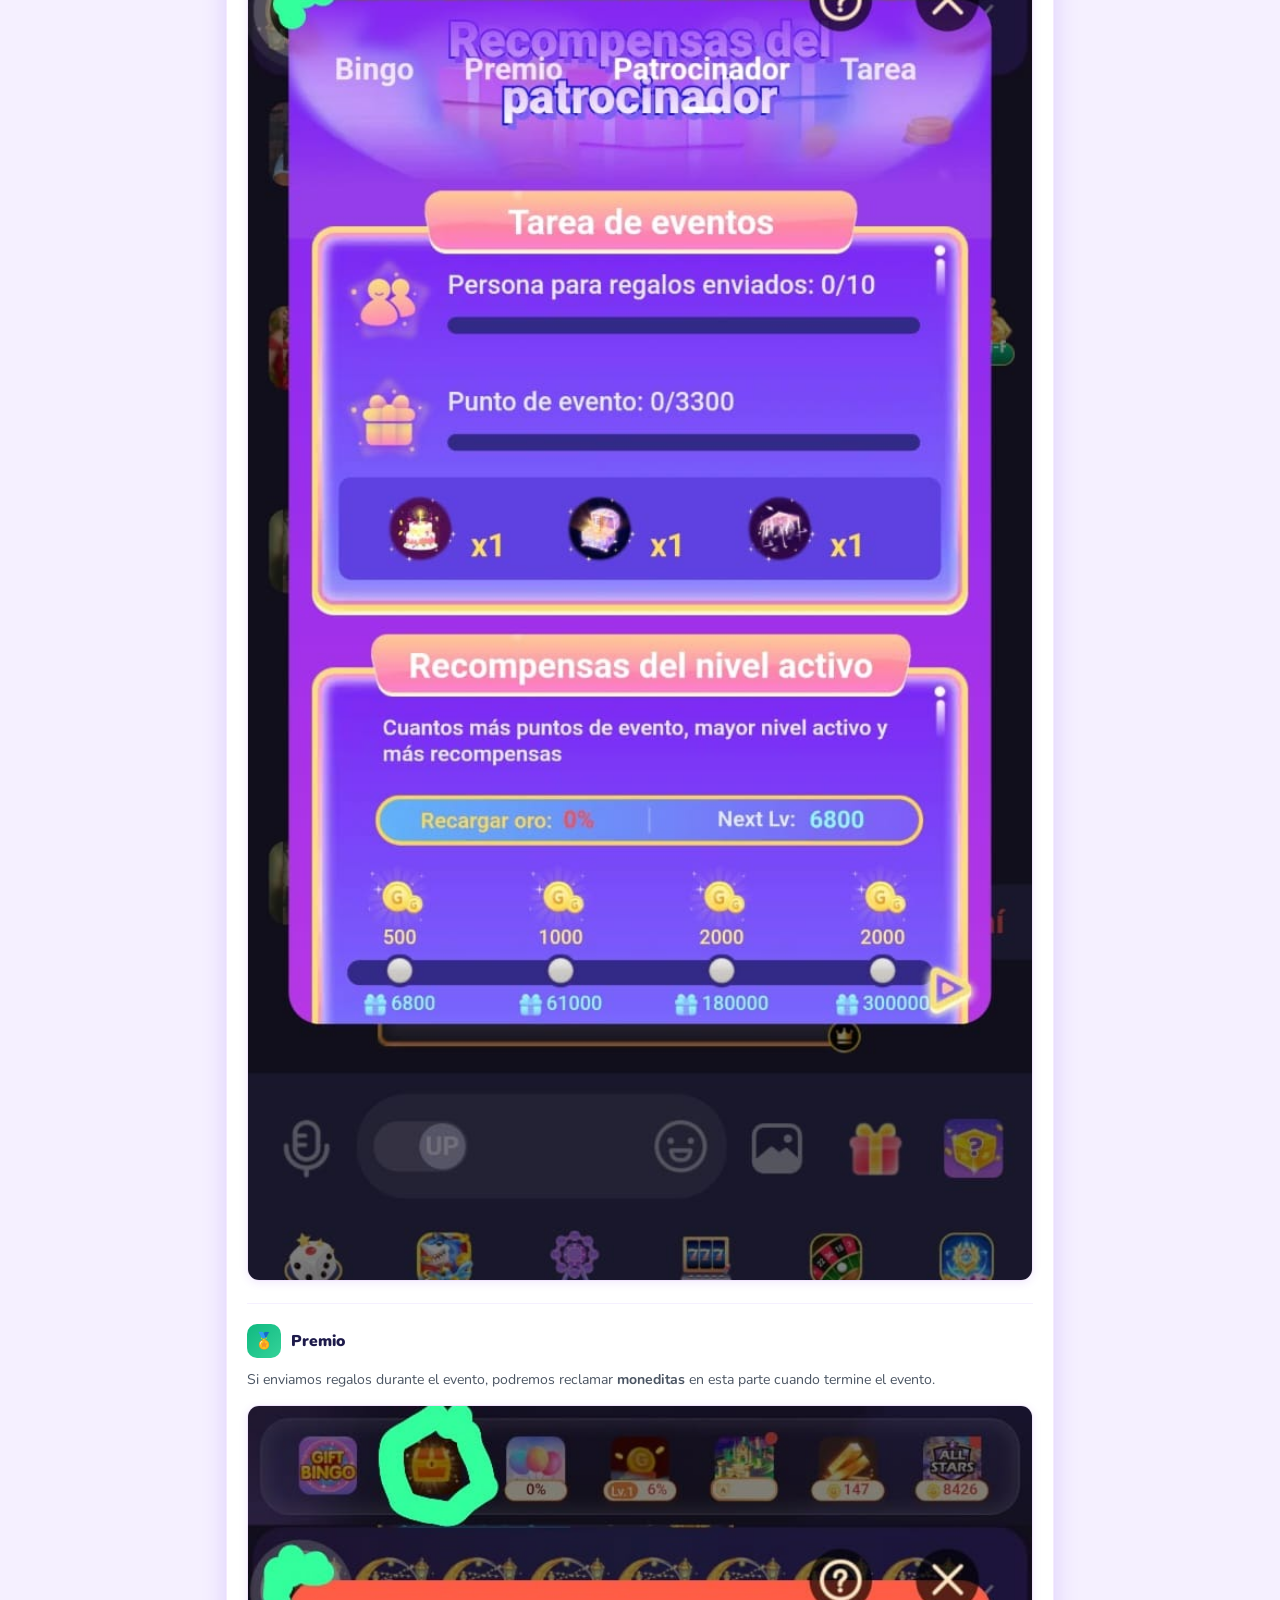
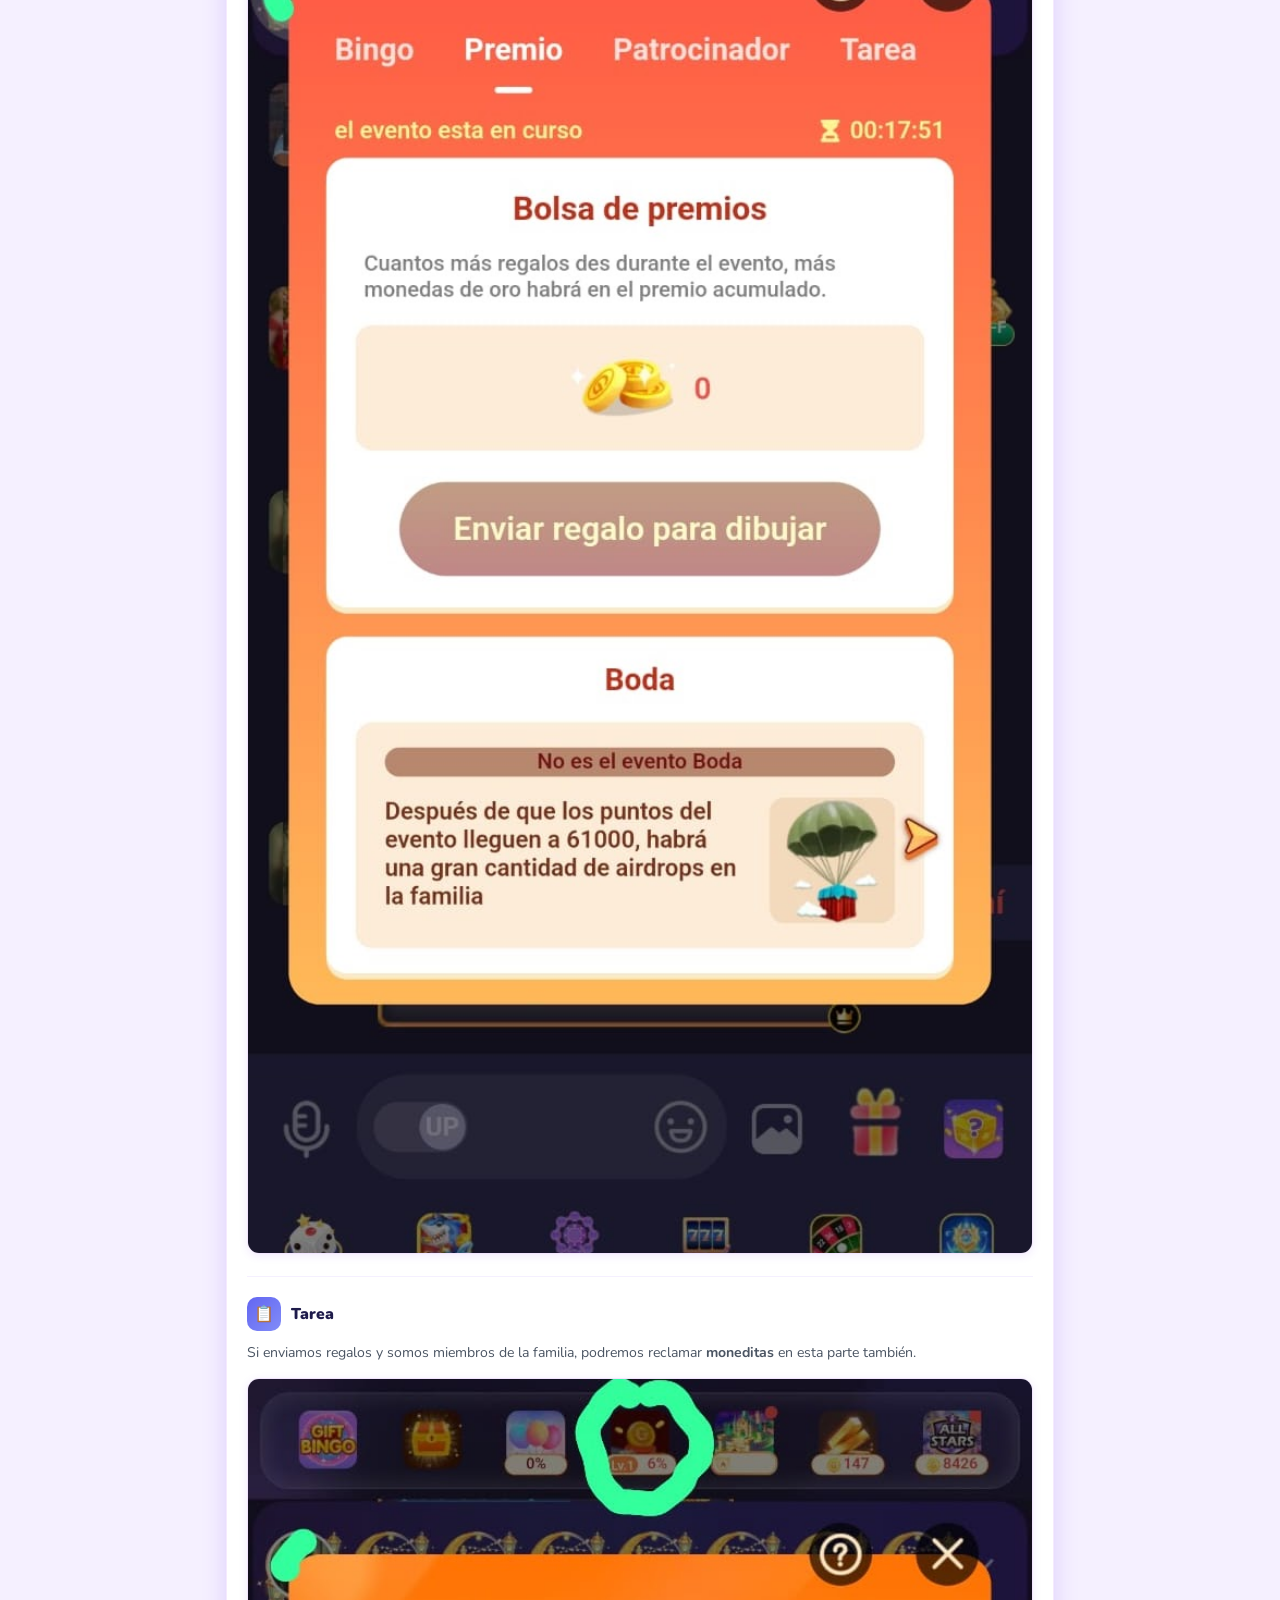
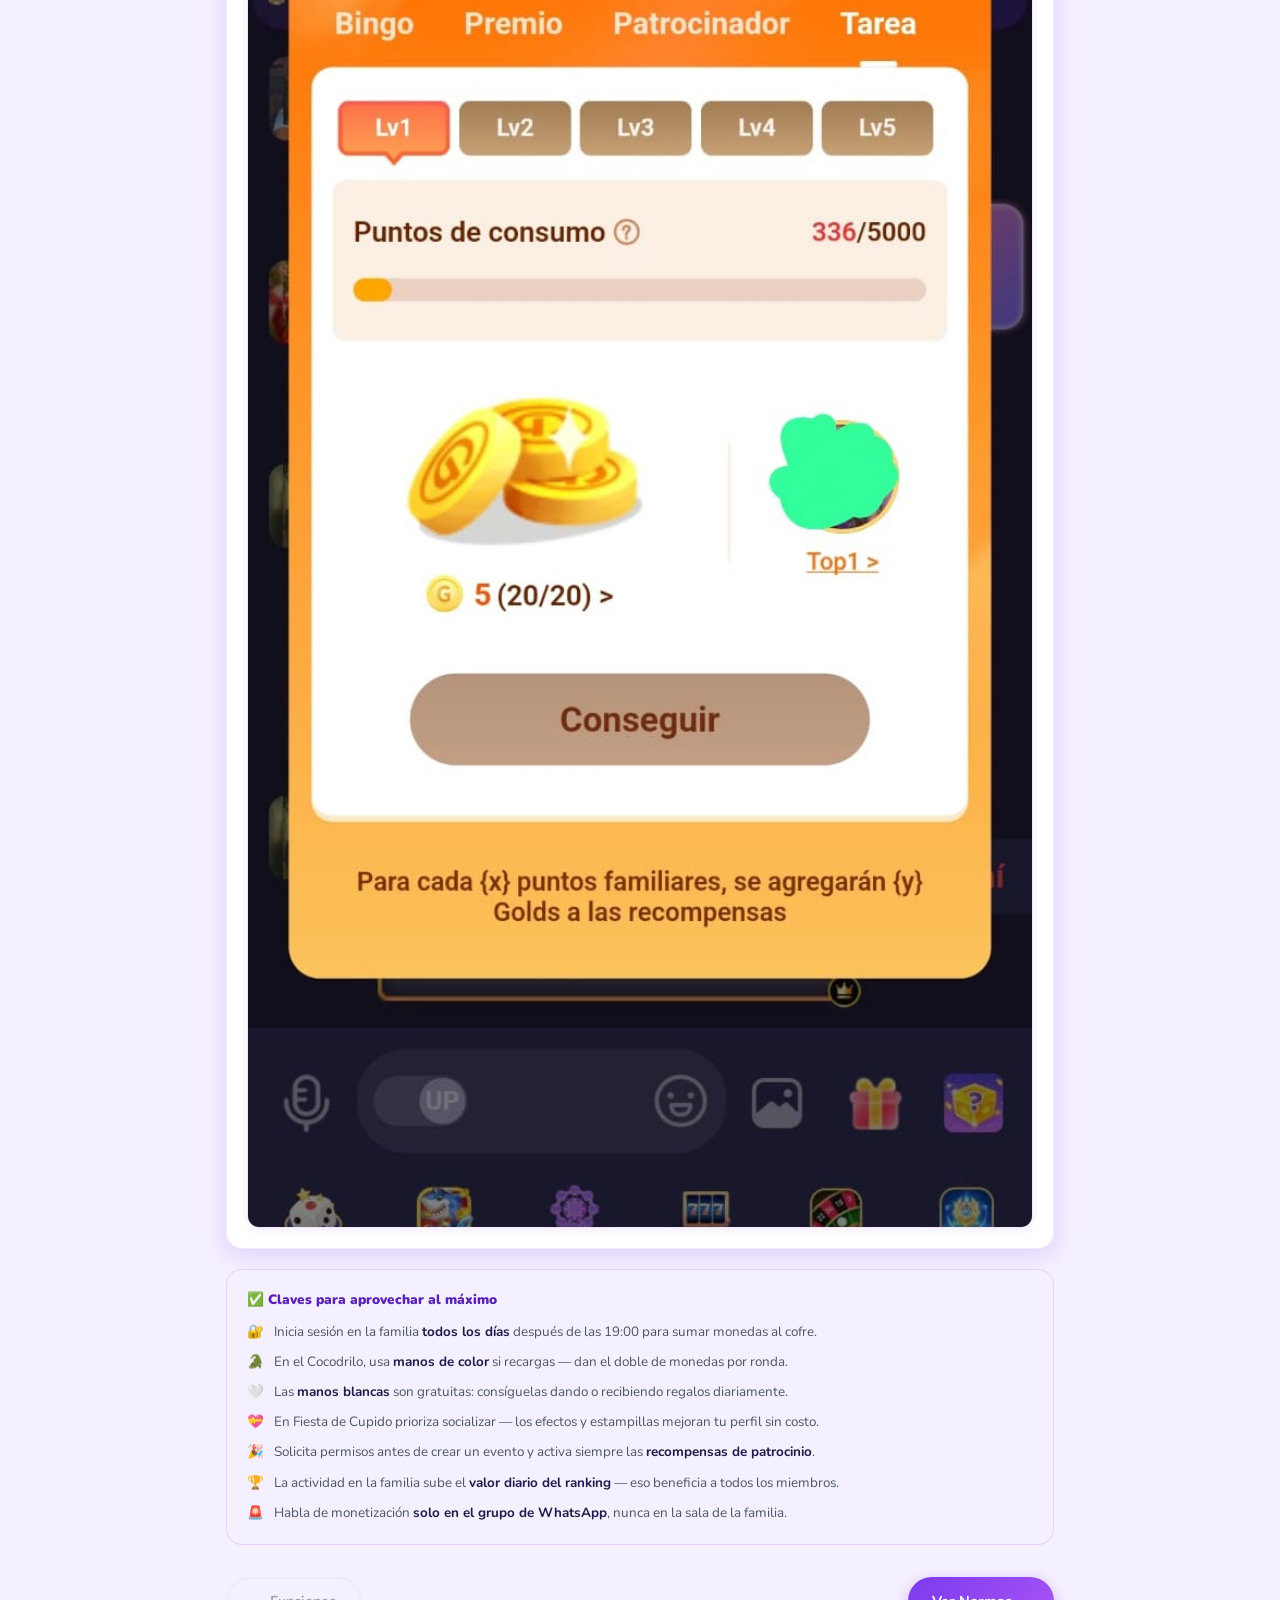
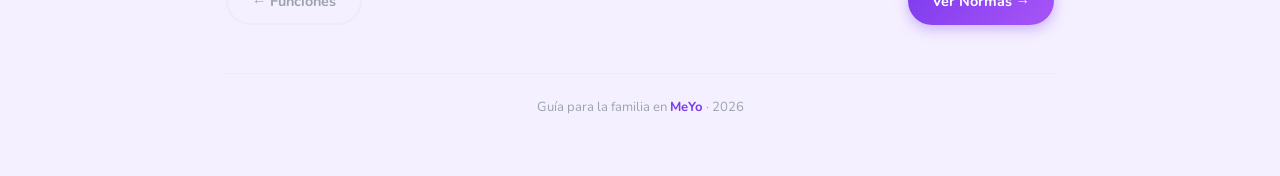
<file: familia-actividades.html>
<!DOCTYPE html>
<html lang="es">
<head>
  <meta charset="UTF-8" />
  <meta name="viewport" content="width=device-width, initial-scale=1.0" />
  <title>Actividades en la Familia – MeYo</title>
  <link rel="stylesheet" href="css/styles.css" />
  <style>

    /* ───────────────────────────────── HERO ── */
    .fam-hero {
      text-align: center;
      padding: 40px 20px 28px;
      background: linear-gradient(135deg, #3b0764 0%, #5b21b6 50%, #2e1065 100%);
      border-radius: 20px;
      margin-bottom: 28px;
      position: relative;
      overflow: hidden;
    }
    .fam-hero::before {
      content: '';
      position: absolute;
      inset: 0;
      background: radial-gradient(circle at 30% 50%, rgba(168,85,247,.3) 0%, transparent 60%),
                  radial-gradient(circle at 70% 30%, rgba(99,102,241,.2) 0%, transparent 50%);
    }
    .fam-hero-tag {
      display: inline-flex; align-items: center; gap: 7px;
      background: rgba(255,255,255,.12); border: 1.5px solid rgba(255,255,255,.2);
      border-radius: 50px; padding: 6px 16px; margin-bottom: 16px;
      font-size: .8rem; font-weight: 800; color: rgba(255,255,255,.9);
      position: relative; z-index: 1;
    }
    .fam-hero h1 {
      font-size: 2rem; font-weight: 900; color: white;
      position: relative; z-index: 1; margin-bottom: 8px;
    }
    .fam-hero p {
      font-size: .9rem; color: rgba(255,255,255,.65);
      position: relative; z-index: 1; line-height: 1.6; max-width: 480px; margin: 0 auto;
    }

    /* ─────────────────────────── SECTION DIVIDER ── */
    .sec-divider {
      display: flex; align-items: center; gap: 14px;
      margin: 32px 0 18px;
    }
    .sec-divider-line { flex: 1; height: 1px; background: rgba(124,58,237,.2); }
    .sec-divider-label {
      font-size: .82rem; font-weight: 900; letter-spacing: 1.2px;
      text-transform: uppercase; color: var(--purple-light);
      display: flex; align-items: center; gap: 8px;
      white-space: nowrap;
    }

    /* ─────────────────────────── INFO CARD ── */
    .info-card {
      background: white; border-radius: 16px; overflow: hidden;
      box-shadow: var(--shadow-md);
      border: 1px solid rgba(168,85,247,.12);
      margin-bottom: 20px;
    }
    .info-card-header {
      background: linear-gradient(135deg, var(--purple) 0%, #5b21b6 100%);
      padding: 16px 20px;
      display: flex; align-items: center; gap: 14px;
    }
    .info-card-icon {
      width: 48px; height: 48px; border-radius: 14px;
      background: rgba(255,255,255,.2);
      display: flex; align-items: center; justify-content: center;
      font-size: 1.6rem; flex-shrink: 0;
    }
    .info-card-title { font-size: 1.15rem; font-weight: 900; color: white; }
    .info-card-sub   { font-size: .78rem; color: rgba(255,255,255,.65); margin-top: 2px; }

    .info-card-body  { padding: 20px; }
    .info-card-body p {
      font-size: .88rem; color: var(--text-mid); line-height: 1.75; margin-bottom: 10px;
    }
    .info-card-body p:last-child { margin-bottom: 0; }

    /* highlight box inside card */
    .highlight-box {
      background: var(--purple-soft); border-radius: 12px;
      border-left: 4px solid var(--purple-light);
      padding: 12px 16px; margin-top: 14px;
    }
    .highlight-box .hb-label {
      font-size: .72rem; font-weight: 900; color: var(--purple-dark);
      text-transform: uppercase; letter-spacing: .8px; margin-bottom: 6px;
    }
    .highlight-box p {
      font-size: .84rem !important; color: var(--purple-dark) !important; margin: 0 !important;
    }

    @keyframes bounce { from { transform: translateX(-50%) translateY(0); } to { transform: translateX(-50%) translateY(-4px); } }

    /* ─────────────────────────── LOGIN CARD ── */
    .login-layout {
      display: grid; grid-template-columns: 1fr 1fr; gap: 16px; align-items: start;
    }
    @media (max-width: 580px) { .login-layout { grid-template-columns: 1fr; } }

    .mock-phone {
      background: #12071f; border-radius: 18px; overflow: hidden;
      border: 1.5px solid rgba(168,85,247,.2);
    }
    .mp-topbar {
      background: #1c0d33; padding: 10px 14px;
      display: flex; align-items: center; justify-content: space-between;
      border-bottom: 1px solid rgba(255,255,255,.06);
    }
    .mp-title { font-size: .82rem; font-weight: 800; color: #c084fc; }
    .mp-icons { display: flex; gap: 6px; }
    .mp-icon  {
      width: 26px; height: 26px; border-radius: 7px;
      background: rgba(255,255,255,.06);
      display: flex; align-items: center; justify-content: center; font-size: .8rem;
    }
    .mp-body { padding: 10px 12px; }

    /* family info mock */
    .fam-banner {
      border-radius: 12px; overflow: hidden;
      background: linear-gradient(135deg,#1e0a40,#3b0764);
      padding: 12px;
      border: 1px solid rgba(168,85,247,.2);
    }
    .fb-row    { display: flex; align-items: center; gap: 10px; margin-bottom: 8px; }
    .fb-cover  { width: 46px; height: 46px; border-radius: 12px; background: linear-gradient(135deg,#6d28d9,#a855f7); display: flex; align-items: center; justify-content: center; font-size: 1.4rem; flex-shrink: 0; }
    .fb-name   { font-size: .82rem; font-weight: 900; color: white; }
    .fb-id     { font-size: .65rem; color: rgba(255,255,255,.4); }
    .fb-stats  { display: flex; gap: 8px; margin-bottom: 8px; }
    .fb-stat   { flex: 1; background: rgba(255,255,255,.06); border-radius: 8px; padding: 6px; text-align: center; }
    .fb-stat-val { font-size: .82rem; font-weight: 900; color: white; }
    .fb-stat-lbl { font-size: .58rem; color: rgba(255,255,255,.3); }
    .fb-progress { height: 5px; border-radius: 3px; background: rgba(255,255,255,.1); margin-bottom: 4px; }
    .fb-progress-fill { height: 100%; border-radius: 3px; background: linear-gradient(90deg,#a855f7,#7c3aed); width: 70%; }
    .fb-prog-lbl { font-size: .6rem; color: rgba(255,255,255,.35); }

    /* calendar mock */
    .cal-wrap  { background: #1c0d33; border-radius: 12px; padding: 10px; border: 1px solid rgba(255,255,255,.06); }
    .cal-header { display: flex; justify-content: space-between; align-items: center; margin-bottom: 8px; }
    .cal-month { font-size: .78rem; font-weight: 900; color: #c084fc; }
    .cal-streak { background: rgba(240,192,64,.15); border: 1px solid rgba(240,192,64,.3); border-radius: 20px; padding: 2px 8px; font-size: .62rem; font-weight: 800; color: #f0c040; }
    .cal-grid  { display: grid; grid-template-columns: repeat(7, 1fr); gap: 2px; }
    .cal-day-hdr { text-align: center; font-size: .55rem; font-weight: 800; color: rgba(255,255,255,.3); padding: 2px 0; }
    .cal-day   { height: 22px; display: flex; align-items: center; justify-content: center; border-radius: 5px; }
    .cal-day span { font-size: .62rem; font-weight: 700; color: rgba(255,255,255,.35); }
    .cal-day.done    { background: rgba(16,185,129,.15); }
    .cal-day.done span { color: #34d399; }
    .cal-day.miss    { background: rgba(239,68,68,.1); }
    .cal-day.miss span { color: rgba(239,68,68,.5); }
    .cal-day.today   { background: rgba(168,85,247,.25); border: 1.5px solid rgba(168,85,247,.6); }
    .cal-day.today span { color: #c084fc; font-weight: 900; }
    .cal-day.reward  { background: rgba(240,192,64,.2); border: 1px solid rgba(240,192,64,.4); }
    .cal-day.reward span { color: #f0c040; }
    .cal-label { font-size: .65rem; color: rgba(255,255,255,.4); text-align: center; margin-top: 8px; line-height: 1.4; padding: 0 4px; }
    .cal-coins { display: flex; align-items: center; justify-content: center; gap: 5px; margin-top: 6px; background: rgba(240,192,64,.1); border-radius: 8px; padding: 5px; }
    .cal-coins span { font-size: .72rem; font-weight: 800; color: #f0c040; }

    /* ──────────────────────────── EVENTS SECTION ── */
    .event-featured {
      border-radius: 18px; overflow: hidden; background: white;
      box-shadow: var(--shadow-md); border: 1px solid rgba(168,85,247,.12);
      margin-bottom: 20px;
    }
    .ef-visual {
      background: linear-gradient(135deg,#064e3b 0%,#065f46 40%,#0891b2 100%);
      padding: 24px 24px 20px;
      display: flex; align-items: center; gap: 20px; flex-wrap: wrap;
    }
    @media (max-width: 560px) { .ef-visual { flex-direction: column; align-items: flex-start; } }
    .ef-game {
      width: 140px; height: 120px; flex-shrink: 0;
      border-radius: 14px; overflow: hidden;
      background: linear-gradient(135deg,#0d5e3f,#16a34a);
      display: flex; align-items: center; justify-content: center;
      font-size: 4.5rem; position: relative;
      border: 2px solid rgba(255,255,255,.15);
      box-shadow: 0 8px 20px rgba(0,0,0,.4);
    }
    @media (max-width: 560px) { .ef-game { width: 100%; height: 100px; font-size: 3.5rem; } }
    .ef-game-badge {
      position: absolute; bottom: 6px; left: 0; right: 0;
      text-align: center; font-size: .55rem; font-weight: 800;
      color: rgba(255,255,255,.8); letter-spacing: .5px;
    }
    .ef-intro { flex: 1; min-width: 200px; }
    .ef-badge { display: inline-flex; align-items: center; gap: 5px; background: rgba(255,255,255,.15); border-radius: 20px; padding: 3px 10px; font-size: .68rem; font-weight: 800; color: rgba(255,255,255,.9); margin-bottom: 8px; }
    .ef-title { font-size: 1.4rem; font-weight: 900; color: white; margin-bottom: 4px; }
    .ef-sub   { font-size: .82rem; color: rgba(255,255,255,.65); line-height: 1.5; }

    .ef-body  { padding: 20px; }
    .ef-steps { display: flex; flex-direction: column; gap: 10px; margin-bottom: 16px; }
    .ef-step  { display: flex; gap: 12px; align-items: flex-start; }
    .ef-step-num {
      width: 26px; height: 26px; border-radius: 50%; flex-shrink: 0;
      background: var(--purple); color: white;
      font-size: .75rem; font-weight: 900;
      display: flex; align-items: center; justify-content: center;
    }
    .ef-step-text { font-size: .86rem; color: var(--text-mid); line-height: 1.65; padding-top: 3px; }
    .ef-step-text strong { color: var(--text-dark); }

    /* hands comparison */
    .hands-grid {
      display: grid; grid-template-columns: 1fr 1fr; gap: 10px; margin: 14px 0;
    }
    .hand-card {
      border-radius: 12px; padding: 14px;
      display: flex; flex-direction: column; gap: 6px;
    }
    .hand-card.white { background: linear-gradient(135deg,#f8fafc,#e2e8f0); border: 1.5px solid #cbd5e1; }
    .hand-card.color { background: linear-gradient(135deg,#fef3c7,#fde68a30); border: 1.5px solid #f59e0b; }
    .hand-icon  { font-size: 1.8rem; }
    .hand-name  { font-size: .82rem; font-weight: 900; color: var(--text-dark); }
    .hand-how   { font-size: .74rem; color: var(--text-mid); line-height: 1.5; }
    .hand-reward{ display: inline-flex; align-items: center; gap: 5px; border-radius: 20px; padding: 3px 10px; font-size: .72rem; font-weight: 900; margin-top: 2px; }
    .hand-card.white .hand-reward { background: rgba(100,116,139,.15); color: var(--text-dark); }
    .hand-card.color .hand-reward { background: rgba(245,158,11,.2); color: #92400e; }

    .ef-tip {
      background: linear-gradient(135deg,#ecfdf5,#d1fae5);
      border-radius: 12px; padding: 14px 16px;
      border-left: 4px solid var(--green);
      display: flex; gap: 10px; align-items: flex-start;
    }
    .ef-tip p { font-size: .85rem; color: #065f46; line-height: 1.65; margin: 0; }

    /* event mini cards grid */
    .events-mini-grid {
      display: grid; grid-template-columns: repeat(auto-fill, minmax(220px, 1fr));
      gap: 16px; margin-bottom: 8px;
    }
    .event-mini {
      background: white; border-radius: 16px; overflow: hidden;
      box-shadow: var(--shadow-sm); border: 1px solid rgba(168,85,247,.1);
      transition: box-shadow .25s, transform .25s;
    }
    .event-mini:hover { box-shadow: var(--shadow-md); transform: translateY(-2px); }
    .event-mini-visual {
      height: 100px;
      display: flex; align-items: center; justify-content: center;
      font-size: 3.5rem; position: relative;
    }
    .event-mini-body { padding: 14px 16px 16px; }
    .event-mini-title { font-size: .95rem; font-weight: 900; color: var(--text-dark); margin-bottom: 6px; }
    .event-mini-desc  { font-size: .8rem; color: var(--text-mid); line-height: 1.65; }
    .event-mini-tags  { display: flex; flex-wrap: wrap; gap: 5px; margin-top: 10px; }
    .event-mini-tag   {
      font-size: .68rem; font-weight: 800; border-radius: 20px;
      padding: 3px 10px; white-space: nowrap;
    }

    /* bottom tips box */
    .tips-box {
      background: var(--purple-soft);
      border-radius: 16px; padding: 20px;
      border: 1px solid rgba(168,85,247,.2);
      margin-top: 8px;
    }
    .tips-box-title {
      font-size: .85rem; font-weight: 900; color: var(--purple-dark);
      margin-bottom: 12px; display: flex; align-items: center; gap: 8px;
    }
    .tips-box ul { padding-left: 0; list-style: none; display: flex; flex-direction: column; gap: 8px; }
    .tips-box ul li {
      display: flex; gap: 10px; align-items: flex-start;
      font-size: .84rem; color: var(--text-mid); line-height: 1.65;
    }
    .tips-box ul li .ti { flex-shrink: 0; }
    .tips-box ul li strong { color: var(--text-dark); }

    /* ── Single image slot ── */
    .section-img-single {
      width: 100%;
      border-radius: 12px;
      border: 1.5px solid rgba(168,85,247,.15);
      box-shadow: var(--shadow-sm);
      object-fit: cover;
      margin-top: 12px;
      display: block;
    }

    /* ── Reward sub-block ── */
    .reward-sub {
      margin-bottom: 22px;
    }
    .reward-sub-header {
      display: flex; align-items: center; gap: 10px; margin-bottom: 10px;
    }
    .reward-sub-icon {
      width: 34px; height: 34px; border-radius: 10px;
      display: flex; align-items: center; justify-content: center;
      font-size: 1rem; flex-shrink: 0;
    }
    .reward-sub-title {
      font-size: .98rem; font-weight: 900; color: var(--text-dark);
    }
    .reward-sub-divider {
      height: 1px; background: var(--purple-soft); margin: 20px 0;
    }

    /* ── Modes grid ── */
    .modes-grid {
      display: grid;
      grid-template-columns: 1fr 1fr;
      gap: 14px;
      margin-top: 16px;
    }
    .mode-label {
      font-size: .82rem; font-weight: 900; color: var(--purple-dark);
      margin-bottom: 8px; display: flex; align-items: center; gap: 6px;
    }
    .mode-label span {
      background: var(--purple-mist); border-radius: 6px; padding: 2px 8px;
    }
    @media (max-width: 480px) {
      .modes-grid { grid-template-columns: 1fr; }
    }

  </style>
</head>
<body>

  <div class="bg-blob bg-blob-1"></div>
  <div class="bg-blob bg-blob-2"></div>
  <div class="bg-blob bg-blob-3"></div>

  <nav class="navbar">
    <a href="index.html" class="navbar-logo">Me<span>Yo</span></a>
    <button class="hamburger" id="hamburger" aria-label="Menú"><span></span><span></span><span></span></button>
    <ul class="navbar-links" id="nav-links">
      <li><a href="index.html">Inicio</a></li>
      <li><a href="paso1.html">Creación de Cuenta</a></li>
      <li><a href="paso3.html">Guía de MeYo</a></li>
      <li><a href="familia-actividades.html">Eventos de la Familia</a></li>
      <li><a href="monetizar.html">Monetizar</a></li>
      <li><a href="concurso-semanal.html">Concurso Semanal</a></li>
      <li><a href="retiros.html">Retiros</a></li>
    </ul>
  </nav>

  <div class="page-wrapper">

    <!-- HERO -->
    <div class="fam-hero animate-in">
      <div class="fam-hero-tag">🏡 Guía interna</div>
      <h1>✨ Familia 🧚</h1>
      <p>Todo lo que puedes hacer dentro de la sala de la familia — actividades diarias, eventos y cómo sacarles el máximo provecho.</p>
    </div>

    <!-- ═══════════════ INICIAR SESIÓN ═══════════════ -->
    <div class="sec-divider">
      <div class="sec-divider-line"></div>
      <div class="sec-divider-label">🔐 Actividad diaria</div>
      <div class="sec-divider-line"></div>
    </div>

    <div class="info-card animate-in">
      <div class="info-card-header">
        <div class="info-card-icon">🏠</div>
        <div>
          <div class="info-card-title">Iniciar sesión en la familia</div>
          <div class="info-card-sub">Hazlo todos los días — suma monedas al cofre familiar</div>
        </div>
      </div>
      <div class="info-card-body">
        <div class="login-layout">

          <!-- Mock 1: Sala de la familia — diseño real -->
          <div class="mock-phone" style="overflow:hidden;padding:0;">
            <!-- Barra superior -->
            <div style="background:#1e0a3c;padding:9px 12px;display:flex;align-items:center;justify-content:space-between;border-bottom:1px solid rgba(255,255,255,.06);">
              <span style="font-size:1rem;color:rgba(255,255,255,.7);">‹</span>
              <span style="font-size:.72rem;font-weight:700;color:rgba(255,255,255,.5);">•••</span>
            </div>
            <!-- Banner morado de portada -->
            <div style="height:52px;background:linear-gradient(135deg,#6d28d9,#7c3aed,#a855f7,#c084fc);position:relative;">
              <div style="position:absolute;inset:0;background:url('data:image/svg+xml,<svg xmlns=%22http://www.w3.org/2000/svg%22 width=%22200%22 height=%2260%22><circle cx=%2230%22 cy=%2230%22 r=%2240%22 fill=%22rgba(255,255,255,.06)%22/><circle cx=%22160%22 cy=%2220%22 r=%2230%22 fill=%22rgba(255,255,255,.04)%22/></svg>');"></div>
            </div>
            <!-- Tarjeta del líder sobresaliendo del banner -->
            <div style="background:#140730;padding:0 10px 10px;">
              <div style="background:#1e0a3c;border-radius:12px;padding:10px 12px;margin-top:-18px;border:1px solid rgba(168,85,247,.2);position:relative;">
                <div style="display:flex;align-items:center;gap:9px;margin-bottom:8px;">
                  <div style="width:38px;height:38px;border-radius:10px;background:linear-gradient(135deg,#be185d,#f43f5e);display:flex;align-items:center;justify-content:center;font-size:1.1rem;flex-shrink:0;border:2px solid rgba(255,255,255,.15);">💋</div>
                  <div style="flex:1;min-width:0;">
                    <div style="font-size:.76rem;font-weight:900;color:white;">lovy kardia 🔥</div>
                    <div style="font-size:.58rem;color:rgba(255,255,255,.4);">ID: 2327307 &nbsp;🇪🇨</div>
                    <div style="font-size:.56rem;color:rgba(255,255,255,.3);">Tiempo creado: 2026-03-08</div>
                  </div>
                  <div style="width:8px;height:8px;border-radius:50%;background:#10b981;flex-shrink:0;"></div>
                </div>
                <div style="display:flex;gap:6px;">
                  <div style="flex:1;text-align:center;background:rgba(255,255,255,.05);border-radius:7px;padding:5px 4px;">
                    <div style="font-size:.72rem;font-weight:900;color:white;">9530</div>
                    <div style="font-size:.52rem;color:rgba(255,255,255,.35);">Valor semanal</div>
                  </div>
                  <div style="flex:1;text-align:center;background:rgba(255,255,255,.05);border-radius:7px;padding:5px 4px;">
                    <div style="font-size:.72rem;font-weight:900;color:white;">9530</div>
                    <div style="font-size:.52rem;color:rgba(255,255,255,.35);">Valor total</div>
                  </div>
                </div>
              </div>
              <!-- Miembro -->
              <div style="display:flex;align-items:center;justify-content:space-between;padding:8px 2px 4px;">
                <div style="font-size:.68rem;font-weight:800;color:rgba(255,255,255,.7);">Miembro de la familia <span style="color:#a855f7;">12/900</span> ❓</div>
                <span style="font-size:.8rem;color:rgba(255,255,255,.3);">›</span>
              </div>
              <!-- Avatares de miembros -->
              <div style="display:flex;gap:5px;padding:0 2px 8px;overflow:hidden;">
                <div style="width:28px;height:28px;border-radius:50%;background:linear-gradient(135deg,#7c3aed,#a855f7);display:flex;align-items:center;justify-content:center;font-size:.8rem;border:1.5px solid #140730;">👩</div>
                <div style="width:28px;height:28px;border-radius:50%;background:linear-gradient(135deg,#065f46,#10b981);display:flex;align-items:center;justify-content:center;font-size:.8rem;border:1.5px solid #140730;">👩</div>
                <div style="width:28px;height:28px;border-radius:50%;background:linear-gradient(135deg,#92400e,#f59e0b);display:flex;align-items:center;justify-content:center;font-size:.8rem;border:1.5px solid #140730;">👩‍🦱</div>
                <div style="width:28px;height:28px;border-radius:50%;background:linear-gradient(135deg,#1e1b4b,#4338ca);display:flex;align-items:center;justify-content:center;font-size:.8rem;border:1.5px solid #140730;">🧑</div>
                <div style="width:28px;height:28px;border-radius:50%;background:linear-gradient(135deg,#be185d,#db2777);display:flex;align-items:center;justify-content:center;font-size:.8rem;border:1.5px solid #140730;">👩</div>
                <div style="width:28px;height:28px;border-radius:50%;background:rgba(255,255,255,.06);display:flex;align-items:center;justify-content:center;font-size:.7rem;color:rgba(255,255,255,.4);border:1.5px dashed rgba(255,255,255,.15);">+</div>
              </div>
              <!-- Menú sala -->
              <div style="display:flex;flex-direction:column;gap:1px;">
                <div style="font-size:.68rem;color:rgba(255,255,255,.55);padding:6px 2px;border-bottom:1px solid rgba(255,255,255,.05);">Introducción familiar</div>
                <div style="font-size:.68rem;color:rgba(255,255,255,.55);padding:6px 2px;border-bottom:1px solid rgba(255,255,255,.05);">Reglas familiares</div>
                <div style="display:flex;align-items:center;justify-content:space-between;padding:6px 2px;border-bottom:1px solid rgba(255,255,255,.05);">
                  <span style="font-size:.68rem;color:rgba(255,255,255,.55);">Muro de honor familiar</span>
                  <span style="font-size:.7rem;color:rgba(255,255,255,.3);">›</span>
                </div>
                <div style="font-size:.68rem;color:rgba(255,255,255,.55);padding:6px 2px;">Atributos familiares</div>
              </div>
            </div>

            <!-- ★ BARRA INFERIOR — el botón de sesión está aquí ★ -->
            <div style="background:#1e0a3c;border-top:1px solid rgba(255,255,255,.08);display:flex;align-items:center;padding:6px 10px;gap:6px;">
              <!-- chat -->
              <div style="flex:1;background:linear-gradient(135deg,#f472b6,#ec4899);border-radius:20px;height:32px;display:flex;align-items:center;justify-content:center;font-size:.85rem;">💬</div>
              <!-- calendario -->
              <div style="width:38px;height:32px;background:rgba(255,255,255,.07);border-radius:10px;display:flex;align-items:center;justify-content:center;font-size:.9rem;">📅</div>
              <!-- ★ SESIÓN / COFRE — resaltado con borde -->
              <div style="position:relative;flex:1;">
                <div style="background:linear-gradient(135deg,#78350f,#b45309,#d97706);border-radius:12px;height:36px;display:flex;align-items:center;justify-content:center;gap:4px;border:2px solid #fbbf24;box-shadow:0 0 12px rgba(251,191,36,.5);">
                  <span style="font-size:1rem;">🏆</span>
                  <div>
                    <div style="font-size:.48rem;color:rgba(255,239,186,.7);font-weight:700;line-height:1;">Valor día</div>
                    <div style="display:flex;align-items:center;gap:2px;"><span style="font-size:.55rem;">🪙</span><span style="font-size:.65rem;font-weight:900;color:#fef3c7;">742</span></div>
                  </div>
                </div>
                <!-- flecha indicadora -->
                <div style="position:absolute;top:-18px;left:50%;transform:translateX(-50%);font-size:.9rem;animation:bounce .8s infinite alternate;">👇</div>
              </div>
              <!-- agregar -->
              <div style="width:38px;height:32px;background:linear-gradient(135deg,#f472b6,#ec4899);border-radius:10px;display:flex;align-items:center;justify-content:center;font-size:.9rem;">👤➕</div>
            </div>
            <div style="background:#1e0a3c;text-align:center;padding:4px 0 6px;">
              <span style="font-size:.55rem;font-weight:800;color:#f59e0b;letter-spacing:.5px;">↑ TOCA AQUÍ PARA INICIAR SESIÓN ↑</span>
            </div>
          </div>

          <!-- Mock 2: Calendario de sesiones -->
          <div class="mock-phone">
            <div class="mp-topbar">
              <div class="mp-title">📅 Sesiones familiares</div>
            </div>
            <div class="mp-body">
              <div class="cal-wrap">
                <div class="cal-header">
                  <div class="cal-month">Marzo 2026</div>
                  <div class="cal-streak">🔥 8 días seguidos</div>
                </div>
                <div class="cal-grid">
                  <!-- Headers -->
                  <div class="cal-day-hdr">D</div>
                  <div class="cal-day-hdr">L</div>
                  <div class="cal-day-hdr">M</div>
                  <div class="cal-day-hdr">X</div>
                  <div class="cal-day-hdr">J</div>
                  <div class="cal-day-hdr">V</div>
                  <div class="cal-day-hdr">S</div>
                  <!-- Week 1 -->
                  <div class="cal-day"><span></span></div>
                  <div class="cal-day"><span></span></div>
                  <div class="cal-day"><span></span></div>
                  <div class="cal-day"><span></span></div>
                  <div class="cal-day"><span></span></div>
                  <div class="cal-day miss"><span>✗</span></div>
                  <div class="cal-day done"><span>✓</span></div>
                  <!-- Week 2 -->
                  <div class="cal-day done"><span>✓</span></div>
                  <div class="cal-day miss"><span>✗</span></div>
                  <div class="cal-day done"><span>✓</span></div>
                  <div class="cal-day done"><span>✓</span></div>
                  <div class="cal-day done"><span>✓</span></div>
                  <div class="cal-day done"><span>✓</span></div>
                  <div class="cal-day done"><span>✓</span></div>
                  <!-- Week 3 -->
                  <div class="cal-day done"><span>✓</span></div>
                  <div class="cal-day done"><span>✓</span></div>
                  <div class="cal-day today"><span>12</span></div>
                  <div class="cal-day"><span>13</span></div>
                  <div class="cal-day"><span>14</span></div>
                  <div class="cal-day"><span>15</span></div>
                  <div class="cal-day reward"><span>🎁</span></div>
                  <!-- Week 4 -->
                  <div class="cal-day"><span>17</span></div>
                  <div class="cal-day"><span>18</span></div>
                  <div class="cal-day"><span>19</span></div>
                  <div class="cal-day"><span>20</span></div>
                  <div class="cal-day"><span>21</span></div>
                  <div class="cal-day"><span>22</span></div>
                  <div class="cal-day reward"><span>🎂</span></div>
                </div>
                <div class="cal-label">Inicia sesión cada día después de las 19:00</div>
                <div class="cal-coins">
                  <span>🪙 +50 monedas al cofre hoy</span>
                </div>
              </div>
            </div>
          </div>

        </div><!-- /login-layout -->

        <!-- Explicación -->
        <div style="margin-top:18px;display:flex;flex-direction:column;gap:12px;">
          <div style="display:flex;gap:14px;align-items:flex-start;padding:14px;background:var(--purple-soft);border-radius:12px;">
            <span style="font-size:1.6rem;flex-shrink:0;">🪙</span>
            <div>
              <div style="font-size:.88rem;font-weight:800;color:var(--purple-dark);margin-bottom:4px;">¿Dónde está el botón?</div>
              <div style="font-size:.84rem;color:var(--text-mid);line-height:1.7;">En la <strong>barra inferior de la sala familiar</strong> hay 4 botones. El <strong>3er botón</strong> — el que muestra el cofre con monedas (🪙 742 aprox.) — es el de iniciar sesión. Tócalo una vez al día para <strong>sumar monedas al cofre familiar</strong>.</div>
            </div>
          </div>
          <div style="display:flex;gap:14px;align-items:flex-start;padding:14px;background:linear-gradient(135deg,#fef3c720,#fde68a10);border-radius:12px;border:1.5px solid rgba(245,158,11,.25);">
            <span style="font-size:1.6rem;flex-shrink:0;">🎂</span>
            <div>
              <div style="font-size:.88rem;font-weight:800;color:#92400e;margin-bottom:4px;">Cumpleaños familiar</div>
              <div style="font-size:.84rem;color:var(--text-mid);line-height:1.7;">El día del <strong>cumpleaños de la familia</strong> (aniversario de creación) todos los miembros que iniciaron sesión ese día pueden <strong>reclamar moneditas extra</strong> del cofre como recompensa de lealtad.</div>
            </div>
          </div>
        </div>

        <!-- Referencias visuales -->
        <div class="modes-grid" style="margin-top:18px;">
          <div>
            <div class="mode-label"><span>📍 Iniciar sesión</span></div>
            <img src="imagenes/eventos/sesion-1.jpg" alt="Iniciar sesión en la familia – referencia 1" class="section-img-single" loading="lazy" />
          </div>
          <div>
            <div class="mode-label"><span>🪙 Cofre familiar</span></div>
            <img src="imagenes/eventos/sesion-2.jpg" alt="Iniciar sesión en la familia – referencia 2" class="section-img-single" loading="lazy" />
          </div>
        </div>
      </div>
    </div>

    <!-- ═══════════════ EVENTOS ═══════════════ -->
    <div class="sec-divider">
      <div class="sec-divider-line"></div>
      <div class="sec-divider-label">🏆 Eventos</div>
      <div class="sec-divider-line"></div>
    </div>

    <!-- COCODRILO DE DESAFÍO — EVENTO DESTACADO -->
    <div class="event-featured animate-in">
      <div class="ef-visual">
        <div class="ef-game">
          🐊
          <div class="ef-game-badge">EVENTO EN CURSO</div>
        </div>
        <div class="ef-intro">
          <div class="ef-badge">🌟 Evento destacado</div>
          <div class="ef-title">Cocodrilo de desafío</div>
          <div class="ef-sub">El mejor evento para recargar — las manos de color duplican las monedas.</div>
        </div>
      </div>
      <div class="ef-body">
        <div style="font-size:.88rem;font-weight:900;color:var(--text-dark);margin-bottom:12px;">¿Cómo funciona?</div>
        <div class="ef-steps">
          <div class="ef-step">
            <div class="ef-step-num">1</div>
            <div class="ef-step-text">El cocodrilo tiene <strong>7 dientes buenos</strong> y <strong>1 diente malo</strong>. Debes presionar un diente por turno.</div>
          </div>
          <div class="ef-step">
            <div class="ef-step-num">2</div>
            <div class="ef-step-text">Si presionas los 7 dientes buenos seguidos <strong>completas una ronda</strong> y ganas monedas. Si tocas el malo, la ronda <strong>se reinicia desde cero</strong>.</div>
          </div>
          <div class="ef-step">
            <div class="ef-step-num">3</div>
            <div class="ef-step-text">Para presionar dientes necesitas <strong>manos</strong>. Hay dos tipos, con recompensas diferentes.</div>
          </div>
        </div>

        <!-- Manos -->
        <div style="font-size:.88rem;font-weight:900;color:var(--text-dark);margin:16px 0 10px;">🖐️ Tipos de manos</div>
        <div class="hands-grid">
          <div class="hand-card white">
            <div class="hand-icon">🤍</div>
            <div class="hand-name">Mano blanca</div>
            <div class="hand-how">Se obtiene al <strong>dar o recibir regalos</strong> dentro de la app. No requiere pago.</div>
            <div class="hand-reward" style="background:rgba(100,116,139,.15);color:#475569;">🪙 50 monedas / ronda</div>
          </div>
          <div class="hand-card color">
            <div class="hand-icon">🌈</div>
            <div class="hand-name">Mano de colores</div>
            <div class="hand-how">Se obtiene recargando <strong>$2.99</strong> en la app durante el evento.</div>
            <div class="hand-reward" style="background:rgba(245,158,11,.2);color:#92400e;">🪙 100 monedas / ronda</div>
          </div>
        </div>

        <div class="ef-tip">
          <span style="font-size:1.4rem;flex-shrink:0;">💡</span>
          <p>Si vas a recargar, <strong>hazlo durante el evento</strong> — obtienes manos de colores que dan el doble de monedas por ronda y maximizan el retorno de tu inversión.</p>
        </div>

        <img src="imagenes/eventos/cocodrilo.jpg" alt="Cocodrilo de desafío" class="section-img-single" loading="lazy" />
      </div>
    </div>

    <!-- OTROS EVENTOS -->
    <div style="font-size:.82rem;font-weight:900;color:var(--text-mid);text-transform:uppercase;letter-spacing:1px;margin:24px 0 14px;">Otros eventos disponibles</div>
    <div class="events-mini-grid animate-in">

      <!-- Fiesta de Cupido -->
      <div class="event-mini">
        <div class="event-mini-visual" style="background:linear-gradient(135deg,#fce7f3,#fbcfe8);">💝</div>
        <div class="event-mini-body">
          <div class="event-mini-title">Fiesta de Cupido</div>
          <div class="event-mini-desc">En este evento puedes conseguir efectos, como la estampilla de pareja o las ondas de micrófono.</div>
          <div class="event-mini-tags">
            <span class="event-mini-tag" style="background:#fce7f3;color:#be185d;">💑 Estampilla de pareja</span>
            <span class="event-mini-tag" style="background:#fce7f3;color:#be185d;">🎤 Ondas de micrófono</span>
          </div>
          <img src="imagenes/eventos/fiesta-cupido.jpg" alt="Fiesta de Cupido" class="section-img-single" loading="lazy" />
        </div>
      </div>

      <!-- Estampilla -->
      <div class="event-mini">
        <div class="event-mini-visual" style="background:linear-gradient(135deg,#ede9fe,#ddd6fe);">📮</div>
        <div class="event-mini-body">
          <div class="event-mini-title">Estampilla</div>
          <div class="event-mini-desc">En este evento puedes conseguir las estampillas de amigo, mejor amigo, almas gemelas.</div>
          <div class="event-mini-tags">
            <span class="event-mini-tag" style="background:var(--purple-mist);color:var(--purple-dark);">👫 Amigo</span>
            <span class="event-mini-tag" style="background:var(--purple-mist);color:var(--purple-dark);">💛 Mejor amigo</span>
            <span class="event-mini-tag" style="background:var(--purple-mist);color:var(--purple-dark);">💞 Almas gemelas</span>
          </div>
          <img src="imagenes/eventos/estampilla.jpg" alt="Estampilla" class="section-img-single" loading="lazy" />
        </div>
      </div>

      <!-- Cumpleaños Familiar -->
      <div class="event-mini">
        <div class="event-mini-visual" style="background:linear-gradient(135deg,#fef9c3,#fde68a);">🎂</div>
        <div class="event-mini-body">
          <div class="event-mini-title">Cumpleaños Familiar</div>
          <div class="event-mini-desc">Evento para celebrar un mes más de la creación de la familia. Los miembros activos pueden reclamar moneditas ese día.</div>
          <div class="event-mini-tags">
            <span class="event-mini-tag" style="background:#fef9c3;color:#a16207;">🪙 Moneditas</span>
            <span class="event-mini-tag" style="background:#fef9c3;color:#a16207;">🎉 Celebración</span>
          </div>
          <img src="imagenes/eventos/cumpleanos.jpg" alt="Cumpleaños Familiar" class="section-img-single" loading="lazy" />
        </div>
      </div>

      <!-- All Stars -->
      <div class="event-mini">
        <div class="event-mini-visual" style="background:linear-gradient(135deg,#fef3c7,#fed7aa);">⭐</div>
        <div class="event-mini-body">
          <div class="event-mini-title">All Stars</div>
          <div class="event-mini-desc">En este evento puedes conseguir cartas que luego puedes intercambiar por recompensas como monedas, efecto de entrada o marcos.</div>
          <div class="event-mini-tags">
            <span class="event-mini-tag" style="background:#fef3c7;color:#b45309;">🃏 Cartas</span>
            <span class="event-mini-tag" style="background:#fef3c7;color:#b45309;">🖼️ Marcos</span>
            <span class="event-mini-tag" style="background:#fef3c7;color:#b45309;">✨ Efectos</span>
          </div>
          <img src="imagenes/eventos/all-stars.jpg" alt="All Stars" class="section-img-single" loading="lazy" />
        </div>
      </div>

      <!-- Mejora de Armas -->
      <div class="event-mini">
        <div class="event-mini-visual" style="background:linear-gradient(135deg,#fef2f2,#fecaca);">⚔️</div>
        <div class="event-mini-body">
          <div class="event-mini-title">Mejora de Armas</div>
          <div class="event-mini-desc">En este evento mejoran armas para obtener recompensas de las minas de otras familias.</div>
          <div class="event-mini-tags">
            <span class="event-mini-tag" style="background:#fef2f2;color:#991b1b;">⚔️ Armas</span>
            <span class="event-mini-tag" style="background:#fef2f2;color:#991b1b;">⛏️ Minas</span>
          </div>
          <img src="imagenes/eventos/mejora-armas.jpg" alt="Mejora de Armas" class="section-img-single" loading="lazy" />
        </div>
      </div>

      <!-- Caza Mística -->
      <div class="event-mini">
        <div class="event-mini-visual" style="background:linear-gradient(135deg,#f0fdf4,#bbf7d0);">🐉</div>
        <div class="event-mini-body">
          <div class="event-mini-title">Caza Mística</div>
          <div class="event-mini-desc">En este evento pueden derrotar monstruos para reclamar recompensas especiales.</div>
          <div class="event-mini-tags">
            <span class="event-mini-tag" style="background:#f0fdf4;color:#166534;">🐉 Monstruos</span>
            <span class="event-mini-tag" style="background:#f0fdf4;color:#166534;">🎁 Recompensas</span>
          </div>
          <img src="imagenes/eventos/caza-mistica.jpg" alt="Caza Mística" class="section-img-single" loading="lazy" />
        </div>
      </div>

    </div>

    <!-- ═══════════════ CREAR EVENTOS FAMILIARES ═══════════════ -->
    <div class="sec-divider">
      <div class="sec-divider-line"></div>
      <div class="sec-divider-label">🎉 Crear eventos</div>
      <div class="sec-divider-line"></div>
    </div>

    <div class="info-card animate-in">
      <div class="info-card-header">
        <div class="info-card-icon">🎉</div>
        <div>
          <div class="info-card-title">Crear eventos familiares</div>
          <div class="info-card-sub">Solicita permisos antes de crear un evento</div>
        </div>
      </div>
      <div class="info-card-body">
        <div style="background:#fef2f2;border-left:4px solid #ef4444;border-radius:10px;padding:12px 16px;margin-bottom:16px;font-size:.88rem;color:#991b1b;">
          ⚠️ <strong>Asegúrate de solicitar permisos antes</strong> de crear un evento familiar.
        </div>
        <p>Los eventos se crean en la familia, en la parte de arriba, tocando el icono de <strong>🎉</strong>. Solo selecciona el tipo de evento, valida que estén activadas las <strong>recompensas de patrocinio</strong> y coloca la hora en la que deseas realizarlo.</p>

        <div class="mode-label" style="margin-top:14px;"><span>📍 ¿Dónde está el botón?</span></div>
        <img src="imagenes/eventos/crear-ubicacion.jpg" alt="Ubicación del botón para crear eventos" class="section-img-single" loading="lazy" />

        <p style="margin-top:16px;">Si quieres darle un poco más de personalización, puedes usar el <strong>modo normal</strong> en lugar del modo rápido.</p>
        <div class="modes-grid">
          <div>
            <div class="mode-label"><span>⚡ Rápido</span></div>
            <img src="imagenes/eventos/crear-rapido.jpg" alt="Crear evento – Modo Rápido" class="section-img-single" loading="lazy" />
          </div>
          <div>
            <div class="mode-label"><span>⚙️ Normal</span></div>
            <img src="imagenes/eventos/crear-normal.jpg" alt="Crear evento – Modo Normal" class="section-img-single" loading="lazy" />
          </div>
        </div>
      </div>
    </div>

    <!-- ═══════════════ RECOMPENSAS DE EVENTOS FAMILIARES ═══════════════ -->
    <div class="sec-divider">
      <div class="sec-divider-line"></div>
      <div class="sec-divider-label">🏆 Recompensas</div>
      <div class="sec-divider-line"></div>
    </div>

    <div class="info-card animate-in">
      <div class="info-card-header">
        <div class="info-card-icon">🎈</div>
        <div>
          <div class="info-card-title">Recompensas de eventos familiares</div>
          <div class="info-card-sub">Patrocinador · Premio · Tarea</div>
        </div>
      </div>
      <div class="info-card-body">

        <!-- Recompensas del patrocinador -->
        <div class="reward-sub">
          <div class="reward-sub-header">
            <div class="reward-sub-icon" style="background:linear-gradient(135deg,#f59e0b,#fbbf24);">🎈</div>
            <div class="reward-sub-title">Recompensas del patrocinador</div>
          </div>
          <p>Si creaste el evento y activaste el patrocinio, puedes revisar tus recompensas arriba en el icono de <strong>🎈</strong>.</p>
          <div style="background:var(--purple-soft);border-radius:12px;padding:14px 16px;margin:12px 0;display:flex;flex-direction:column;gap:10px;">
            <div style="display:flex;gap:10px;align-items:flex-start;font-size:.86rem;color:var(--text-mid);line-height:1.6;">
              <span style="font-size:1.1rem;flex-shrink:0;">🎒</span>
              <span>Si <strong>10 personas envían regalos</strong> y los puntos llegan a <strong>3.300</strong>, recibirás <strong>3 regalos de mochila gratis</strong>.</span>
            </div>
            <div style="display:flex;gap:10px;align-items:flex-start;font-size:.86rem;color:var(--text-mid);line-height:1.6;">
              <span style="font-size:1.1rem;flex-shrink:0;">🪙</span>
              <span>Si los puntos llegan a <strong>6.800</strong>, recibirás adicionalmente <strong>500 oros</strong>.</span>
            </div>
            <div style="display:flex;gap:10px;align-items:flex-start;font-size:.86rem;color:var(--text-mid);line-height:1.6;">
              <span style="font-size:1.1rem;flex-shrink:0;">💡</span>
              <span>Los puntos de evento suman con <strong>todos los regalos</strong> que se envíen durante el evento.</span>
            </div>
          </div>
          <img src="imagenes/eventos/recompensa-patrocinador.jpg" alt="Recompensas del patrocinador" class="section-img-single" loading="lazy" />
        </div>

        <div class="reward-sub-divider"></div>

        <!-- Premio -->
        <div class="reward-sub">
          <div class="reward-sub-header">
            <div class="reward-sub-icon" style="background:linear-gradient(135deg,#10b981,#34d399);">🏅</div>
            <div class="reward-sub-title">Premio</div>
          </div>
          <p>Si enviamos regalos durante el evento, podremos reclamar <strong>moneditas</strong> en esta parte cuando termine el evento.</p>
          <img src="imagenes/eventos/recompensa-premio.jpg" alt="Premio del evento" class="section-img-single" loading="lazy" />
        </div>

        <div class="reward-sub-divider"></div>

        <!-- Tarea -->
        <div class="reward-sub" style="margin-bottom:0;">
          <div class="reward-sub-header">
            <div class="reward-sub-icon" style="background:linear-gradient(135deg,#6366f1,#818cf8);">📋</div>
            <div class="reward-sub-title">Tarea</div>
          </div>
          <p>Si enviamos regalos y somos miembros de la familia, podremos reclamar <strong>moneditas</strong> en esta parte también.</p>
          <img src="imagenes/eventos/recompensa-tarea.jpg" alt="Tarea del evento" class="section-img-single" loading="lazy" />
        </div>

      </div>
    </div>

    <!-- BOX DE CONSEJOS FINALES -->
    <div class="tips-box animate-in">
      <div class="tips-box-title">✅ Claves para aprovechar al máximo</div>
      <ul>
        <li><span class="ti">🔐</span><span>Inicia sesión en la familia <strong>todos los días</strong> después de las 19:00 para sumar monedas al cofre.</span></li>
        <li><span class="ti">🐊</span><span>En el Cocodrilo, usa <strong>manos de color</strong> si recargas — dan el doble de monedas por ronda.</span></li>
        <li><span class="ti">🤍</span><span>Las <strong>manos blancas</strong> son gratuitas: consíguelas dando o recibiendo regalos diariamente.</span></li>
        <li><span class="ti">💝</span><span>En Fiesta de Cupido prioriza socializar — los efectos y estampillas mejoran tu perfil sin costo.</span></li>
        <li><span class="ti">🎉</span><span>Solicita permisos antes de crear un evento y activa siempre las <strong>recompensas de patrocinio</strong>.</span></li>
        <li><span class="ti">🏆</span><span>La actividad en la familia sube el <strong>valor diario del ranking</strong> — eso beneficia a todos los miembros.</span></li>
        <li><span class="ti">🚨</span><span>Habla de monetización <strong>solo en el grupo de WhatsApp</strong>, nunca en la sala de la familia.</span></li>
      </ul>
    </div>

    <div class="nav-buttons animate-in">
      <a href="paso3.html" class="btn btn-ghost">← Funciones</a>
      <a href="normas.html" class="btn btn-primary">Ver Normas →</a>
    </div>

    <footer class="page-footer">
      <p>Guía para la familia en <strong>MeYo</strong> · 2026</p>
    </footer>
  </div>

  <div id="toast" class="toast"></div>
  <script src="js/main.js"></script>
</body>
</html>
</file>
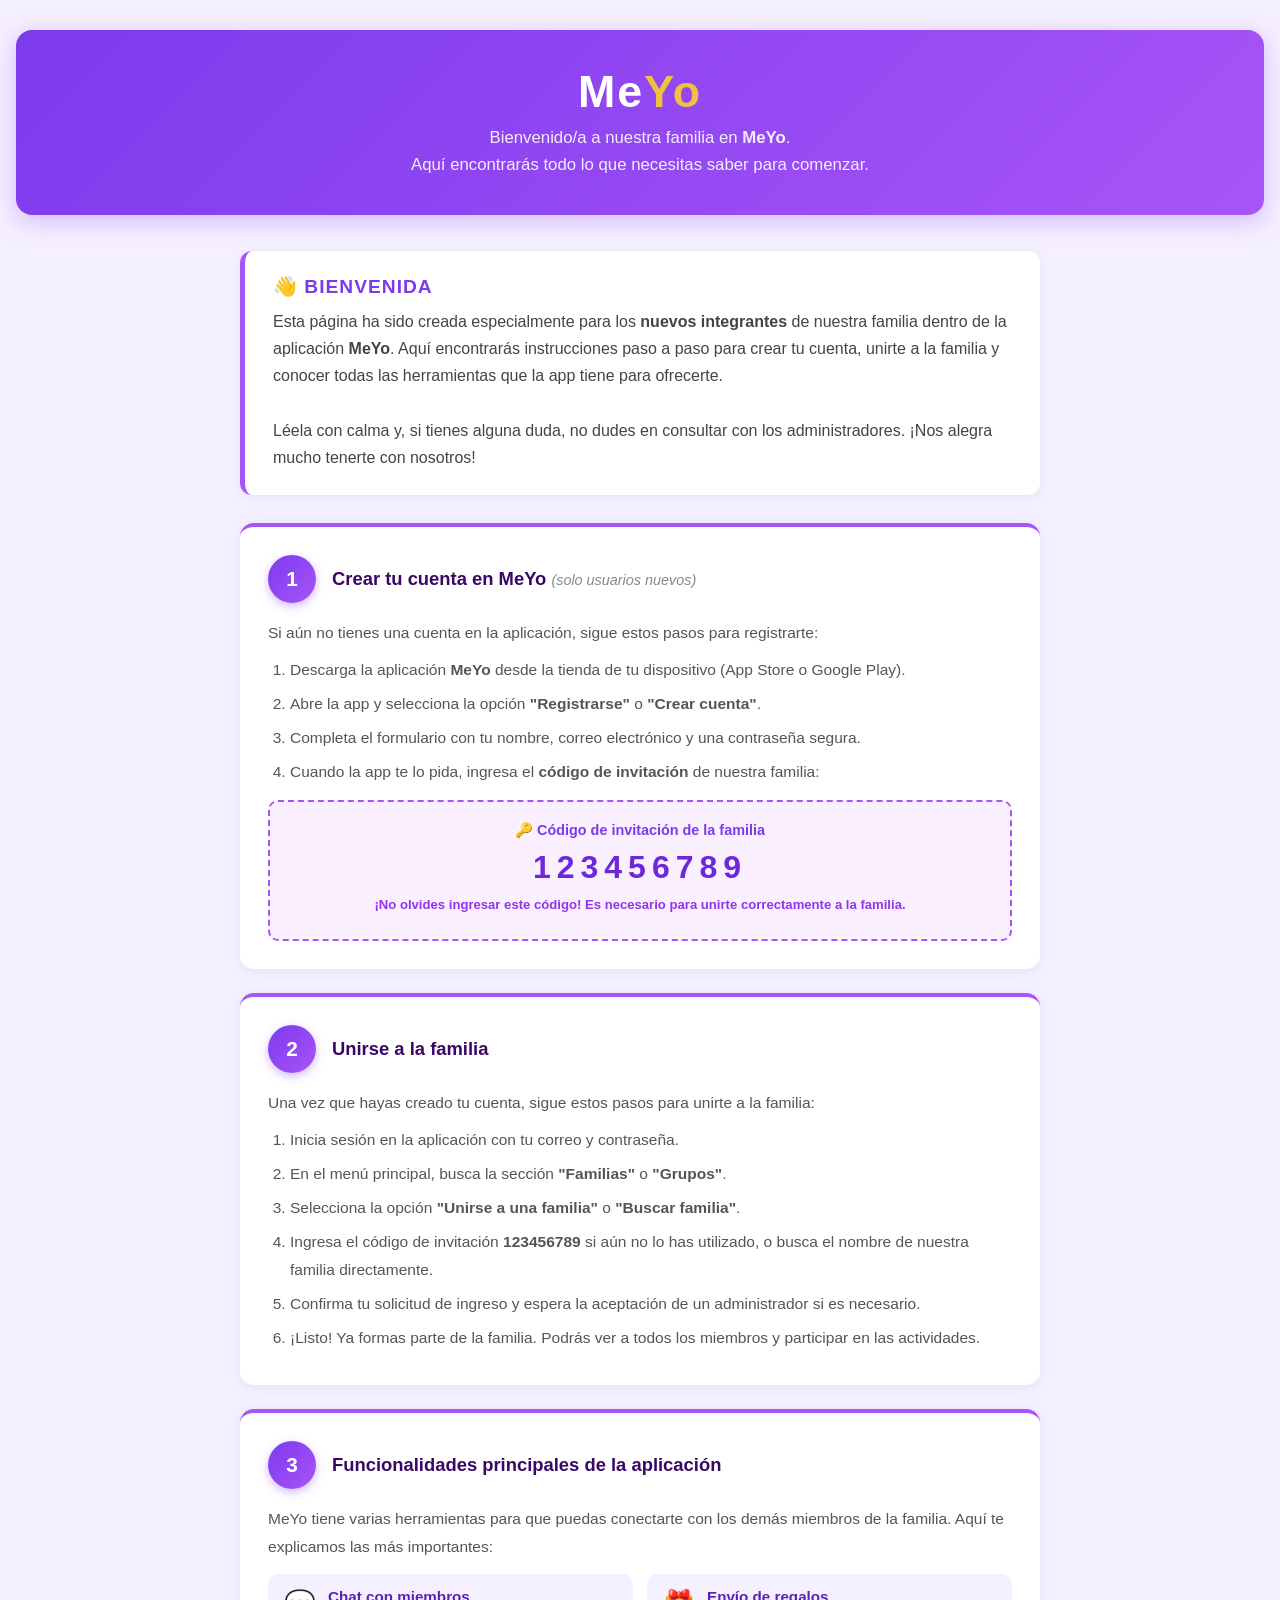
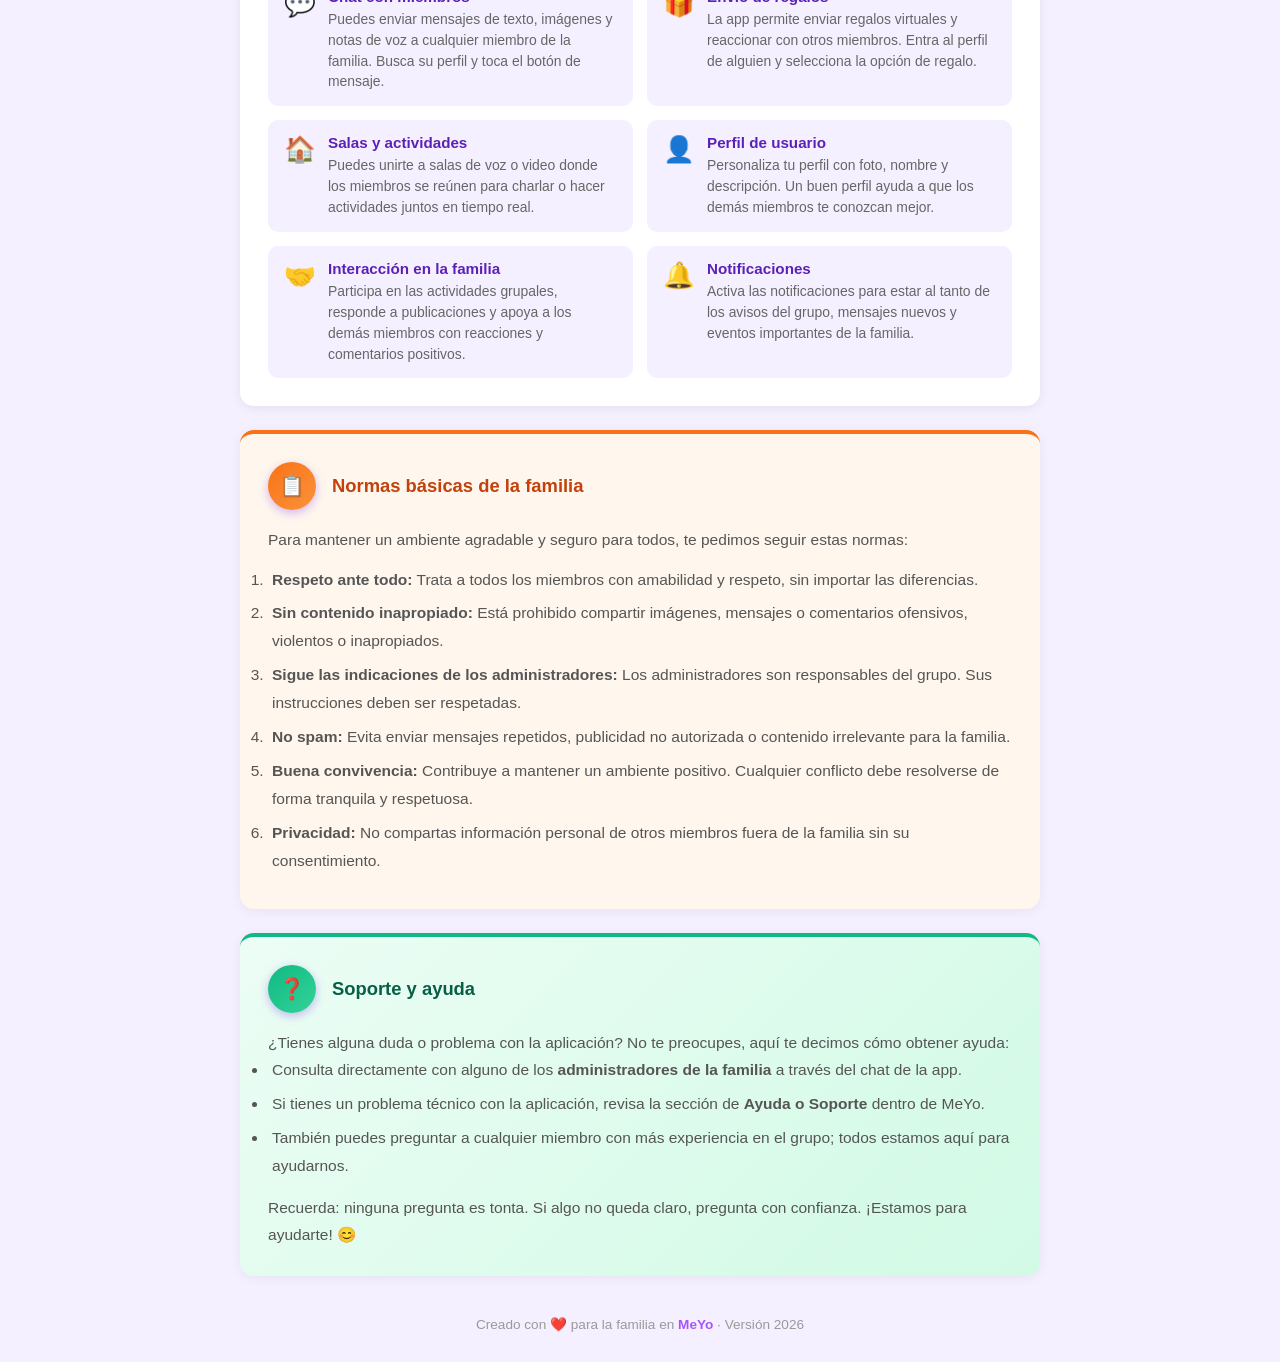
<file: instrucciones-familia.html>
<!DOCTYPE html>
<html lang="es">
<head>
  <meta charset="UTF-8" />
  <meta name="viewport" content="width=device-width, initial-scale=1.0" />
  <title>Instrucciones para nuevos integrantes – Familia MeYo</title>
  <style>
    * {
      box-sizing: border-box;
      margin: 0;
      padding: 0;
    }

    body {
      font-family: 'Segoe UI', Tahoma, Geneva, Verdana, sans-serif;
      background-color: #f5f0ff;
      color: #2d2d2d;
      padding: 30px 16px;
    }

    header {
      background: linear-gradient(135deg, #7c3aed, #a855f7);
      color: white;
      border-radius: 16px;
      padding: 36px 28px;
      text-align: center;
      margin-bottom: 36px;
      box-shadow: 0 6px 24px rgba(124, 58, 237, 0.3);
    }

    header .logo {
      font-size: 2.8rem;
      font-weight: 800;
      letter-spacing: 2px;
      margin-bottom: 8px;
    }

    header .logo span {
      color: #f0c040;
    }

    header p {
      font-size: 1.05rem;
      opacity: 0.9;
      max-width: 560px;
      margin: 0 auto;
      line-height: 1.6;
    }

    .container {
      max-width: 800px;
      margin: 0 auto;
    }

    .welcome-box {
      background: #ffffff;
      border-left: 5px solid #a855f7;
      border-radius: 12px;
      padding: 24px 28px;
      margin-bottom: 28px;
      box-shadow: 0 2px 12px rgba(0,0,0,0.06);
    }

    .welcome-box h2 {
      font-size: 1.2rem;
      color: #7c3aed;
      margin-bottom: 10px;
      text-transform: uppercase;
      letter-spacing: 1px;
    }

    .welcome-box p {
      font-size: 1rem;
      line-height: 1.7;
      color: #444;
    }

    .step-card {
      background: #ffffff;
      border-radius: 14px;
      padding: 28px;
      margin-bottom: 24px;
      box-shadow: 0 2px 12px rgba(0,0,0,0.07);
      border-top: 4px solid #a855f7;
    }

    .step-header {
      display: flex;
      align-items: center;
      gap: 16px;
      margin-bottom: 16px;
    }

    .step-number {
      background: linear-gradient(135deg, #7c3aed, #a855f7);
      color: white;
      font-size: 1.3rem;
      font-weight: 700;
      width: 48px;
      height: 48px;
      border-radius: 50%;
      display: flex;
      align-items: center;
      justify-content: center;
      flex-shrink: 0;
      box-shadow: 0 3px 10px rgba(124,58,237,0.35);
    }

    .step-title {
      font-size: 1.15rem;
      font-weight: 700;
      color: #3b0764;
    }

    .step-card p {
      font-size: 0.97rem;
      line-height: 1.75;
      color: #555;
      margin-bottom: 10px;
    }

    .step-card ol,
    .step-card ul {
      padding-left: 22px;
      margin-top: 8px;
    }

    .step-card ol li,
    .step-card ul li {
      font-size: 0.97rem;
      line-height: 1.8;
      color: #555;
      margin-bottom: 6px;
    }

    .invite-code-box {
      background: #faf0ff;
      border: 2px dashed #a855f7;
      border-radius: 10px;
      padding: 16px 20px;
      margin-top: 14px;
      text-align: center;
    }

    .invite-code-box p {
      font-size: 0.9rem;
      color: #7c3aed;
      margin-bottom: 6px !important;
      font-weight: 600;
    }

    .invite-code-box .code {
      font-size: 2rem;
      font-weight: 800;
      letter-spacing: 6px;
      color: #6d28d9;
    }

    .feature-grid {
      display: grid;
      grid-template-columns: 1fr 1fr;
      gap: 14px;
      margin-top: 14px;
    }

    @media (max-width: 540px) {
      .feature-grid {
        grid-template-columns: 1fr;
      }
    }

    .feature-item {
      background: #f5f0ff;
      border-radius: 10px;
      padding: 14px 16px;
      display: flex;
      gap: 12px;
      align-items: flex-start;
    }

    .feature-icon {
      font-size: 1.6rem;
      flex-shrink: 0;
    }

    .feature-item h4 {
      font-size: 0.95rem;
      color: #5b21b6;
      margin-bottom: 4px;
    }

    .feature-item p {
      font-size: 0.87rem !important;
      color: #666 !important;
      margin: 0 !important;
      line-height: 1.5 !important;
    }

    .rules-card {
      background: #fff7ed;
      border-top: 4px solid #f97316;
      border-radius: 14px;
      padding: 28px;
      margin-bottom: 24px;
      box-shadow: 0 2px 12px rgba(0,0,0,0.06);
    }

    .rules-card .step-title {
      color: #c2410c;
    }

    .rules-card ol li {
      font-size: 0.97rem;
      line-height: 1.8;
      color: #555;
      margin-bottom: 6px;
      padding-left: 4px;
    }

    .support-card {
      background: linear-gradient(135deg, #ecfdf5, #d1fae5);
      border-top: 4px solid #10b981;
      border-radius: 14px;
      padding: 28px;
      margin-bottom: 24px;
      box-shadow: 0 2px 12px rgba(0,0,0,0.06);
    }

    .support-card .step-title {
      color: #065f46;
    }

    .support-card p {
      font-size: 0.97rem;
      line-height: 1.75;
      color: #555;
    }

    .support-card ul li {
      font-size: 0.97rem;
      line-height: 1.8;
      color: #555;
      margin-bottom: 6px;
      padding-left: 4px;
    }

    footer {
      text-align: center;
      margin-top: 40px;
      font-size: 0.85rem;
      color: #999;
    }

    footer span {
      color: #a855f7;
      font-weight: 600;
    }
  </style>
</head>
<body>

  <header>
    <div class="logo">Me<span>Yo</span></div>
    <p>Bienvenido/a a nuestra familia en <strong>MeYo</strong>.<br />
    Aquí encontrarás todo lo que necesitas saber para comenzar.</p>
  </header>

  <div class="container">

    <!-- Bienvenida -->
    <div class="welcome-box">
      <h2>👋 Bienvenida</h2>
      <p>
        Esta página ha sido creada especialmente para los <strong>nuevos integrantes</strong> de nuestra familia dentro de la aplicación <strong>MeYo</strong>.
        Aquí encontrarás instrucciones paso a paso para crear tu cuenta, unirte a la familia y conocer todas las herramientas que la app tiene para ofrecerte.
        <br /><br />
        Léela con calma y, si tienes alguna duda, no dudes en consultar con los administradores. ¡Nos alegra mucho tenerte con nosotros!
      </p>
    </div>

    <!-- Paso 1 -->
    <div class="step-card">
      <div class="step-header">
        <div class="step-number">1</div>
        <div class="step-title">Crear tu cuenta en MeYo <em style="font-weight:400; font-size:0.9rem; color:#888;">(solo usuarios nuevos)</em></div>
      </div>
      <p>Si aún no tienes una cuenta en la aplicación, sigue estos pasos para registrarte:</p>
      <ol>
        <li>Descarga la aplicación <strong>MeYo</strong> desde la tienda de tu dispositivo (App Store o Google Play).</li>
        <li>Abre la app y selecciona la opción <strong>"Registrarse"</strong> o <strong>"Crear cuenta"</strong>.</li>
        <li>Completa el formulario con tu nombre, correo electrónico y una contraseña segura.</li>
        <li>Cuando la app te lo pida, ingresa el <strong>código de invitación</strong> de nuestra familia:</li>
      </ol>

      <div class="invite-code-box">
        <p>🔑 Código de invitación de la familia</p>
        <div class="code">123456789</div>
        <p style="margin-top:8px !important; font-size:0.82rem !important; color:#9333ea !important;">
          ¡No olvides ingresar este código! Es necesario para unirte correctamente a la familia.
        </p>
      </div>
    </div>

    <!-- Paso 2 -->
    <div class="step-card">
      <div class="step-header">
        <div class="step-number">2</div>
        <div class="step-title">Unirse a la familia</div>
      </div>
      <p>Una vez que hayas creado tu cuenta, sigue estos pasos para unirte a la familia:</p>
      <ol>
        <li>Inicia sesión en la aplicación con tu correo y contraseña.</li>
        <li>En el menú principal, busca la sección <strong>"Familias"</strong> o <strong>"Grupos"</strong>.</li>
        <li>Selecciona la opción <strong>"Unirse a una familia"</strong> o <strong>"Buscar familia"</strong>.</li>
        <li>Ingresa el código de invitación <strong>123456789</strong> si aún no lo has utilizado, o busca el nombre de nuestra familia directamente.</li>
        <li>Confirma tu solicitud de ingreso y espera la aceptación de un administrador si es necesario.</li>
        <li>¡Listo! Ya formas parte de la familia. Podrás ver a todos los miembros y participar en las actividades.</li>
      </ol>
    </div>

    <!-- Paso 3 -->
    <div class="step-card">
      <div class="step-header">
        <div class="step-number">3</div>
        <div class="step-title">Funcionalidades principales de la aplicación</div>
      </div>
      <p>MeYo tiene varias herramientas para que puedas conectarte con los demás miembros de la familia. Aquí te explicamos las más importantes:</p>

      <div class="feature-grid">
        <div class="feature-item">
          <div class="feature-icon">💬</div>
          <div>
            <h4>Chat con miembros</h4>
            <p>Puedes enviar mensajes de texto, imágenes y notas de voz a cualquier miembro de la familia. Busca su perfil y toca el botón de mensaje.</p>
          </div>
        </div>

        <div class="feature-item">
          <div class="feature-icon">🎁</div>
          <div>
            <h4>Envío de regalos</h4>
            <p>La app permite enviar regalos virtuales y reaccionar con otros miembros. Entra al perfil de alguien y selecciona la opción de regalo.</p>
          </div>
        </div>

        <div class="feature-item">
          <div class="feature-icon">🏠</div>
          <div>
            <h4>Salas y actividades</h4>
            <p>Puedes unirte a salas de voz o video donde los miembros se reúnen para charlar o hacer actividades juntos en tiempo real.</p>
          </div>
        </div>

        <div class="feature-item">
          <div class="feature-icon">👤</div>
          <div>
            <h4>Perfil de usuario</h4>
            <p>Personaliza tu perfil con foto, nombre y descripción. Un buen perfil ayuda a que los demás miembros te conozcan mejor.</p>
          </div>
        </div>

        <div class="feature-item">
          <div class="feature-icon">🤝</div>
          <div>
            <h4>Interacción en la familia</h4>
            <p>Participa en las actividades grupales, responde a publicaciones y apoya a los demás miembros con reacciones y comentarios positivos.</p>
          </div>
        </div>

        <div class="feature-item">
          <div class="feature-icon">🔔</div>
          <div>
            <h4>Notificaciones</h4>
            <p>Activa las notificaciones para estar al tanto de los avisos del grupo, mensajes nuevos y eventos importantes de la familia.</p>
          </div>
        </div>
      </div>
    </div>

    <!-- Normas de la familia -->
    <div class="rules-card">
      <div class="step-header">
        <div class="step-number" style="background: linear-gradient(135deg, #f97316, #fb923c);">📋</div>
        <div class="step-title">Normas básicas de la familia</div>
      </div>
      <p style="font-size:0.97rem; line-height:1.75; color:#555; margin-bottom:12px;">
        Para mantener un ambiente agradable y seguro para todos, te pedimos seguir estas normas:
      </p>
      <ol>
        <li><strong>Respeto ante todo:</strong> Trata a todos los miembros con amabilidad y respeto, sin importar las diferencias.</li>
        <li><strong>Sin contenido inapropiado:</strong> Está prohibido compartir imágenes, mensajes o comentarios ofensivos, violentos o inapropiados.</li>
        <li><strong>Sigue las indicaciones de los administradores:</strong> Los administradores son responsables del grupo. Sus instrucciones deben ser respetadas.</li>
        <li><strong>No spam:</strong> Evita enviar mensajes repetidos, publicidad no autorizada o contenido irrelevante para la familia.</li>
        <li><strong>Buena convivencia:</strong> Contribuye a mantener un ambiente positivo. Cualquier conflicto debe resolverse de forma tranquila y respetuosa.</li>
        <li><strong>Privacidad:</strong> No compartas información personal de otros miembros fuera de la familia sin su consentimiento.</li>
      </ol>
    </div>

    <!-- Soporte -->
    <div class="support-card">
      <div class="step-header">
        <div class="step-number" style="background: linear-gradient(135deg, #10b981, #34d399);">❓</div>
        <div class="step-title">Soporte y ayuda</div>
      </div>
      <p>¿Tienes alguna duda o problema con la aplicación? No te preocupes, aquí te decimos cómo obtener ayuda:</p>
      <ul>
        <li>Consulta directamente con alguno de los <strong>administradores de la familia</strong> a través del chat de la app.</li>
        <li>Si tienes un problema técnico con la aplicación, revisa la sección de <strong>Ayuda o Soporte</strong> dentro de MeYo.</li>
        <li>También puedes preguntar a cualquier miembro con más experiencia en el grupo; todos estamos aquí para ayudarnos.</li>
      </ul>
      <p style="margin-top:14px;">
        Recuerda: ninguna pregunta es tonta. Si algo no queda claro, pregunta con confianza. ¡Estamos para ayudarte! 😊
      </p>
    </div>

  </div>

  <footer>
    <p>Creado con ❤️ para la familia en <span>MeYo</span> · Versión 2026</p>
  </footer>

</body>
</html>
</file>
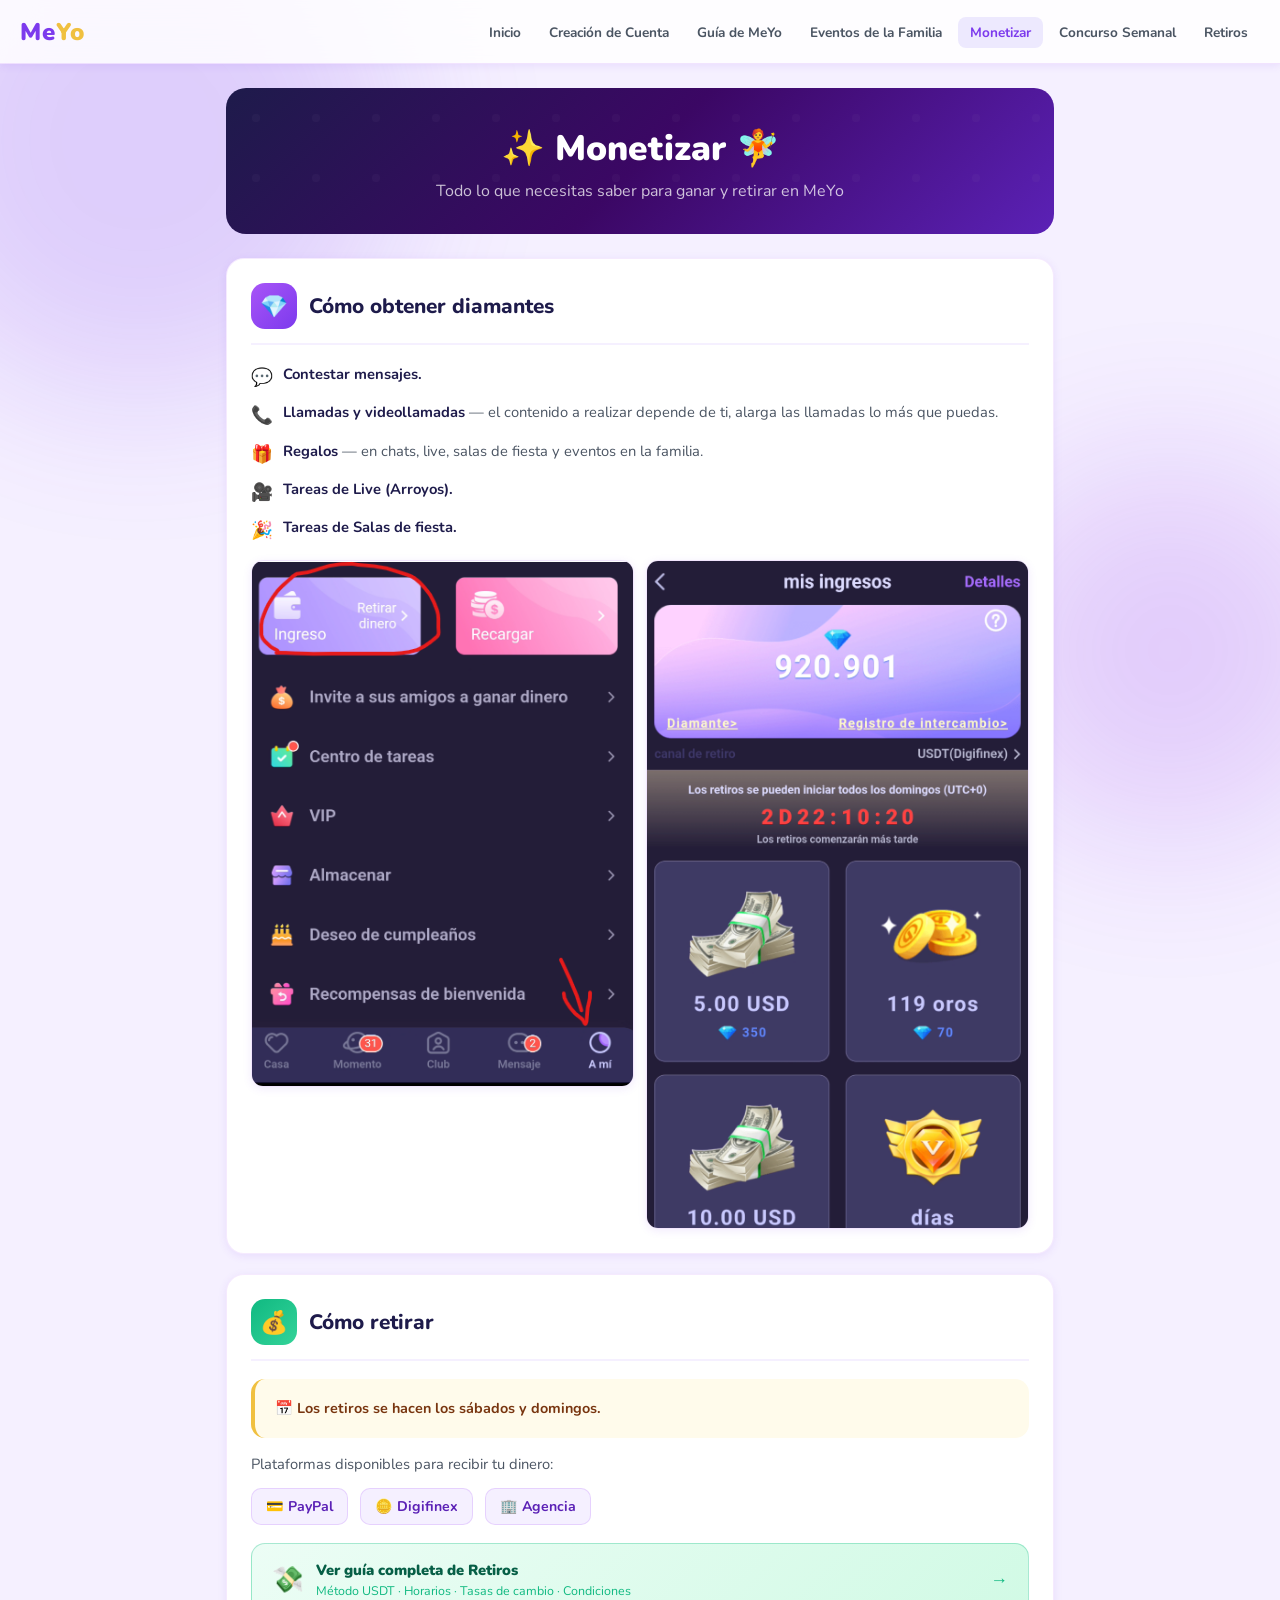
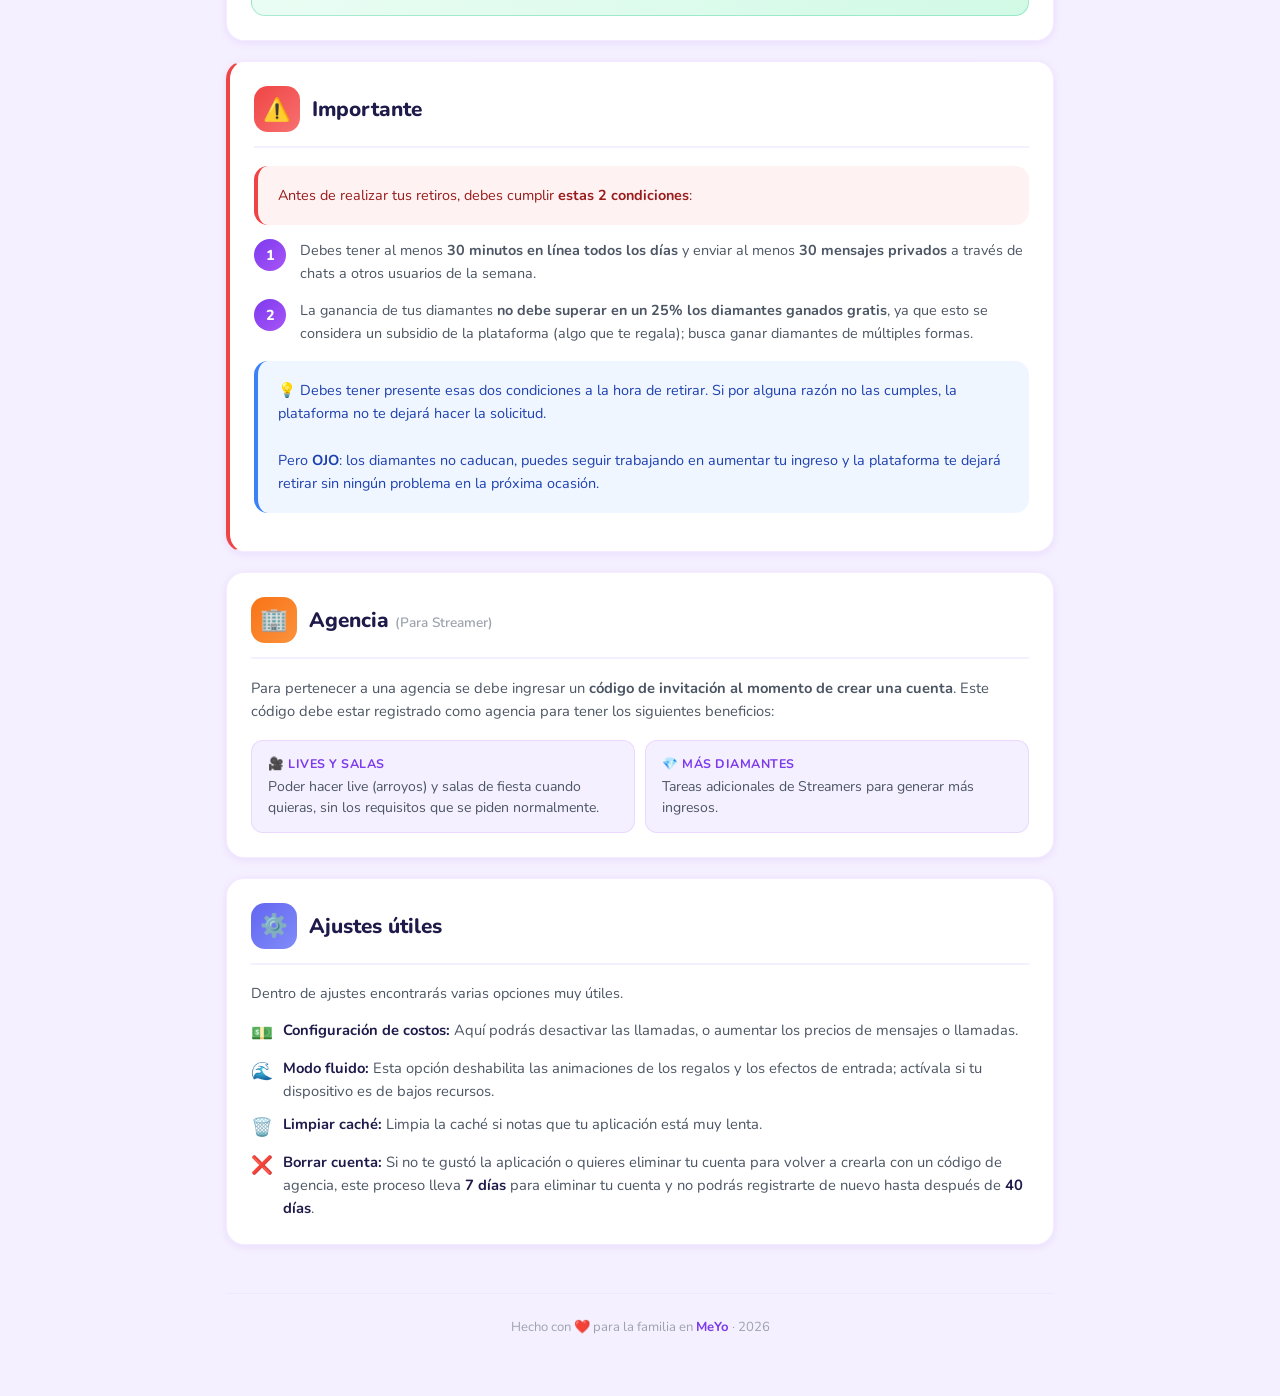
<file: monetizar.html>
<!DOCTYPE html>
<html lang="es">
<head>
  <meta charset="UTF-8" />
  <meta name="viewport" content="width=device-width, initial-scale=1.0" />
  <title>Monetizar – MeYo Familia</title>
  <link rel="stylesheet" href="css/styles.css" />
  <style>
    .mon-hero {
      background: linear-gradient(135deg, #1e1b4b 0%, #3b0764 50%, #5b21b6 100%);
      border-radius: 20px;
      padding: 36px 28px 32px;
      text-align: center;
      margin-bottom: 24px;
      position: relative;
      overflow: hidden;
    }
    .mon-hero::before {
      content: '';
      position: absolute;
      inset: 0;
      background: url("data:image/svg+xml,%3Csvg width='60' height='60' viewBox='0 0 60 60' xmlns='http://www.w3.org/2000/svg'%3E%3Cg fill='none' fill-rule='evenodd'%3E%3Cg fill='%239C92AC' fill-opacity='0.05'%3E%3Ccircle cx='30' cy='30' r='4'/%3E%3C/g%3E%3C/g%3E%3C/svg%3E");
    }
    .mon-hero-title {
      font-size: 2.2rem;
      font-weight: 900;
      color: #fff;
      position: relative;
      margin-bottom: 8px;
    }
    .mon-hero-sub {
      font-size: 1rem;
      color: rgba(255,255,255,.75);
      position: relative;
    }

    .mon-section {
      background: var(--white);
      border-radius: 18px;
      padding: 24px;
      margin-bottom: 20px;
      border: 1px solid rgba(168,85,247,.12);
      box-shadow: var(--shadow-sm);
    }
    .mon-section-header {
      display: flex;
      align-items: center;
      gap: 12px;
      margin-bottom: 18px;
      padding-bottom: 14px;
      border-bottom: 2px solid var(--purple-soft);
    }
    .mon-section-icon {
      width: 46px;
      height: 46px;
      border-radius: 14px;
      display: flex;
      align-items: center;
      justify-content: center;
      font-size: 1.4rem;
      flex-shrink: 0;
    }
    .mon-section-title {
      font-size: 1.3rem;
      font-weight: 800;
      color: var(--text-dark);
    }

    .mon-list {
      list-style: none;
      display: flex;
      flex-direction: column;
      gap: 10px;
    }
    .mon-list li {
      display: flex;
      align-items: flex-start;
      gap: 10px;
      font-size: .92rem;
      color: var(--text-mid);
      line-height: 1.55;
    }
    .mon-list li .licon {
      font-size: 1.1rem;
      flex-shrink: 0;
      margin-top: 1px;
    }
    .mon-list li strong {
      color: var(--text-dark);
    }

    .mon-alert {
      border-radius: 14px;
      padding: 18px 20px;
      margin-bottom: 14px;
      font-size: .9rem;
      line-height: 1.6;
    }
    .mon-alert-red {
      background: #fef2f2;
      border-left: 4px solid #ef4444;
      color: #991b1b;
    }
    .mon-alert-green {
      background: #ecfdf5;
      border-left: 4px solid var(--green);
      color: #065f46;
    }
    .mon-alert-gold {
      background: #fffbeb;
      border-left: 4px solid var(--gold);
      color: #78350f;
    }
    .mon-alert-blue {
      background: #eff6ff;
      border-left: 4px solid #3b82f6;
      color: #1e40af;
    }

    .mon-numbered {
      counter-reset: mon-counter;
      display: flex;
      flex-direction: column;
      gap: 14px;
    }
    .mon-numbered-item {
      counter-increment: mon-counter;
      display: flex;
      gap: 14px;
      align-items: flex-start;
    }
    .mon-numbered-item::before {
      content: counter(mon-counter);
      width: 32px;
      height: 32px;
      border-radius: 50%;
      background: linear-gradient(135deg, var(--purple), var(--purple-light));
      color: white;
      font-weight: 800;
      font-size: .9rem;
      display: flex;
      align-items: center;
      justify-content: center;
      flex-shrink: 0;
    }
    .mon-numbered-item p {
      font-size: .9rem;
      color: var(--text-mid);
      line-height: 1.6;
    }

    .mon-pill-grid {
      display: grid;
      grid-template-columns: 1fr 1fr;
      gap: 10px;
    }
    .mon-pill {
      background: var(--purple-soft);
      border-radius: 12px;
      padding: 14px 16px;
      border: 1px solid rgba(168,85,247,.15);
    }
    .mon-pill-title {
      font-size: .78rem;
      font-weight: 700;
      color: var(--purple);
      text-transform: uppercase;
      letter-spacing: .5px;
      margin-bottom: 4px;
    }
    .mon-pill-text {
      font-size: .88rem;
      color: var(--text-mid);
      line-height: 1.5;
    }

    .pay-grid {
      display: flex;
      gap: 12px;
      flex-wrap: wrap;
      margin-top: 4px;
    }
    .pay-badge {
      display: flex;
      align-items: center;
      gap: 8px;
      background: var(--purple-soft);
      border: 1.5px solid rgba(168,85,247,.2);
      border-radius: 10px;
      padding: 8px 14px;
      font-size: .88rem;
      font-weight: 700;
      color: var(--purple-dark);
    }

    @media (max-width: 480px) {
      .mon-hero-title { font-size: 1.7rem; }
      .mon-pill-grid { grid-template-columns: 1fr; }
    }

    .mon-img-grid {
      display: grid;
      grid-template-columns: 1fr 1fr;
      gap: 12px;
      margin-top: 16px;
    }
    .mon-img-grid img {
      width: 100%;
      border-radius: 12px;
      border: 1.5px solid rgba(168,85,247,.15);
      box-shadow: var(--shadow-sm);
      object-fit: cover;
      display: block;
    }
    @media (max-width: 480px) {
      .mon-img-grid { grid-template-columns: 1fr; }
    }
  </style>
</head>
<body>

  <div class="bg-blob bg-blob-1"></div>
  <div class="bg-blob bg-blob-2"></div>
  <div class="bg-blob bg-blob-3"></div>

  <!-- Navbar -->
  <nav class="navbar">
    <a href="index.html" class="navbar-logo">Me<span>Yo</span></a>
    <button class="hamburger" id="hamburger" aria-label="Menú">
      <span></span><span></span><span></span>
    </button>
    <ul class="navbar-links" id="nav-links">
      <li><a href="index.html">Inicio</a></li>
      <li><a href="paso1.html">Creación de Cuenta</a></li>
      <li><a href="paso3.html">Guía de MeYo</a></li>
      <li><a href="familia-actividades.html">Eventos de la Familia</a></li>
      <li><a href="monetizar.html" class="active">Monetizar</a></li>
      <li><a href="concurso-semanal.html">Concurso Semanal</a></li>
      <li><a href="retiros.html">Retiros</a></li>
    </ul>
  </nav>

  <div class="page-wrapper">

    <!-- Hero -->
    <div class="mon-hero animate-in">
      <div class="mon-hero-title">✨ Monetizar 🧚</div>
      <div class="mon-hero-sub">Todo lo que necesitas saber para ganar y retirar en MeYo</div>
    </div>

    <!-- Cómo obtener diamantes -->
    <div class="mon-section animate-in">
      <div class="mon-section-header">
        <div class="mon-section-icon" style="background: linear-gradient(135deg,#a855f7,#7c3aed);">💎</div>
        <div class="mon-section-title">Cómo obtener diamantes</div>
      </div>
      <ul class="mon-list">
        <li>
          <span class="licon">💬</span>
          <span><strong>Contestar mensajes.</strong></span>
        </li>
        <li>
          <span class="licon">📞</span>
          <span><strong>Llamadas y videollamadas</strong> — el contenido a realizar depende de ti, alarga las llamadas lo más que puedas.</span>
        </li>
        <li>
          <span class="licon">🎁</span>
          <span><strong>Regalos</strong> — en chats, live, salas de fiesta y eventos en la familia.</span>
        </li>
        <li>
          <span class="licon">🎥</span>
          <span><strong>Tareas de Live (Arroyos).</strong></span>
        </li>
        <li>
          <span class="licon">🎉</span>
          <span><strong>Tareas de Salas de fiesta.</strong></span>
        </li>
      </ul>

      <div class="mon-img-grid">
        <img src="imagenes/monetizar/diamantes-1.jpg" alt="Cómo obtener diamantes – referencia 1" loading="lazy" />
        <img src="imagenes/monetizar/diamantes-2.jpg" alt="Cómo obtener diamantes – referencia 2" loading="lazy" />
      </div>
    </div>

    <!-- Cómo retirar -->
    <div class="mon-section animate-in">
      <div class="mon-section-header">
        <div class="mon-section-icon" style="background: linear-gradient(135deg,#10b981,#34d399);">💰</div>
        <div class="mon-section-title">Cómo retirar</div>
      </div>
      <div class="mon-alert mon-alert-gold" style="margin-bottom:16px;">
        📅 <strong>Los retiros se hacen los sábados y domingos.</strong>
      </div>
      <p style="font-size:.92rem;color:var(--text-mid);margin-bottom:14px;">Plataformas disponibles para recibir tu dinero:</p>
      <div class="pay-grid">
        <div class="pay-badge">💳 PayPal</div>
        <div class="pay-badge">🪙 Digifinex</div>
        <div class="pay-badge">🏢 Agencia</div>
      </div>

      <a href="retiros.html" style="display:flex;align-items:center;justify-content:space-between;gap:14px;margin-top:18px;padding:16px 20px;background:linear-gradient(135deg,#ecfdf5,#d1fae5);border-radius:14px;border:1.5px solid rgba(16,185,129,.3);text-decoration:none;transition:all .25s;">
        <div style="display:flex;align-items:center;gap:12px;">
          <span style="font-size:1.6rem;">💸</span>
          <div>
            <div style="font-size:.92rem;font-weight:900;color:#065f46;">Ver guía completa de Retiros</div>
            <div style="font-size:.78rem;color:#10b981;margin-top:2px;">Método USDT · Horarios · Tasas de cambio · Condiciones</div>
          </div>
        </div>
        <span style="font-size:1.1rem;color:#10b981;font-weight:900;">→</span>
      </a>
    </div>

    <!-- Importante -->
    <div class="mon-section animate-in" style="border-left: 4px solid #ef4444;">
      <div class="mon-section-header">
        <div class="mon-section-icon" style="background: linear-gradient(135deg,#ef4444,#f87171);">⚠️</div>
        <div class="mon-section-title">Importante</div>
      </div>
      <div class="mon-alert mon-alert-red" style="margin-bottom:14px;">
        Antes de realizar tus retiros, debes cumplir <strong>estas 2 condiciones</strong>:
      </div>
      <div class="mon-numbered">
        <div class="mon-numbered-item">
          <p>Debes tener al menos <strong>30 minutos en línea todos los días</strong> y enviar al menos <strong>30 mensajes privados</strong> a través de chats a otros usuarios de la semana.</p>
        </div>
        <div class="mon-numbered-item">
          <p>La ganancia de tus diamantes <strong>no debe superar en un 25% los diamantes ganados gratis</strong>, ya que esto se considera un subsidio de la plataforma (algo que te regala); busca ganar diamantes de múltiples formas.</p>
        </div>
      </div>
      <div class="mon-alert mon-alert-blue" style="margin-top:16px;">
        💡 Debes tener presente esas dos condiciones a la hora de retirar. Si por alguna razón no las cumples, la plataforma no te dejará hacer la solicitud.<br/><br/>
        Pero <strong>OJO</strong>: los diamantes no caducan, puedes seguir trabajando en aumentar tu ingreso y la plataforma te dejará retirar sin ningún problema en la próxima ocasión.
      </div>
    </div>

    <!-- Agencia -->
    <div class="mon-section animate-in">
      <div class="mon-section-header">
        <div class="mon-section-icon" style="background: linear-gradient(135deg,#f97316,#fb923c);">🏢</div>
        <div class="mon-section-title">Agencia <span style="font-size:.85rem;font-weight:600;color:var(--text-light);">(Para Streamer)</span></div>
      </div>
      <p style="font-size:.92rem;color:var(--text-mid);margin-bottom:16px;line-height:1.6;">
        Para pertenecer a una agencia se debe ingresar un <strong>código de invitación al momento de crear una cuenta</strong>. Este código debe estar registrado como agencia para tener los siguientes beneficios:
      </p>
      <div class="mon-pill-grid">
        <div class="mon-pill">
          <div class="mon-pill-title">🎥 Lives y Salas</div>
          <div class="mon-pill-text">Poder hacer live (arroyos) y salas de fiesta cuando quieras, sin los requisitos que se piden normalmente.</div>
        </div>
        <div class="mon-pill">
          <div class="mon-pill-title">💎 Más Diamantes</div>
          <div class="mon-pill-text">Tareas adicionales de Streamers para generar más ingresos.</div>
        </div>
      </div>
    </div>

    <!-- Ajustes -->
    <div class="mon-section animate-in">
      <div class="mon-section-header">
        <div class="mon-section-icon" style="background: linear-gradient(135deg,#6366f1,#818cf8);">⚙️</div>
        <div class="mon-section-title">Ajustes útiles</div>
      </div>
      <p style="font-size:.9rem;color:var(--text-mid);margin-bottom:16px;">Dentro de ajustes encontrarás varias opciones muy útiles.</p>
      <ul class="mon-list">
        <li>
          <span class="licon">💵</span>
          <span><strong>Configuración de costos:</strong> Aquí podrás desactivar las llamadas, o aumentar los precios de mensajes o llamadas.</span>
        </li>
        <li>
          <span class="licon">🌊</span>
          <span><strong>Modo fluido:</strong> Esta opción deshabilita las animaciones de los regalos y los efectos de entrada; actívala si tu dispositivo es de bajos recursos.</span>
        </li>
        <li>
          <span class="licon">🗑️</span>
          <span><strong>Limpiar caché:</strong> Limpia la caché si notas que tu aplicación está muy lenta.</span>
        </li>
        <li>
          <span class="licon">❌</span>
          <span><strong>Borrar cuenta:</strong> Si no te gustó la aplicación o quieres eliminar tu cuenta para volver a crearla con un código de agencia, este proceso lleva <strong>7 días</strong> para eliminar tu cuenta y no podrás registrarte de nuevo hasta después de <strong>40 días</strong>.</span>
        </li>
      </ul>
    </div>

    <!-- Footer -->
    <footer class="page-footer">
      <p>Hecho con ❤️ para la familia en <strong>MeYo</strong> · 2026</p>
    </footer>

  </div>

  <div id="toast" class="toast"></div>
  <script src="js/main.js"></script>
</body>
</html>
</file>
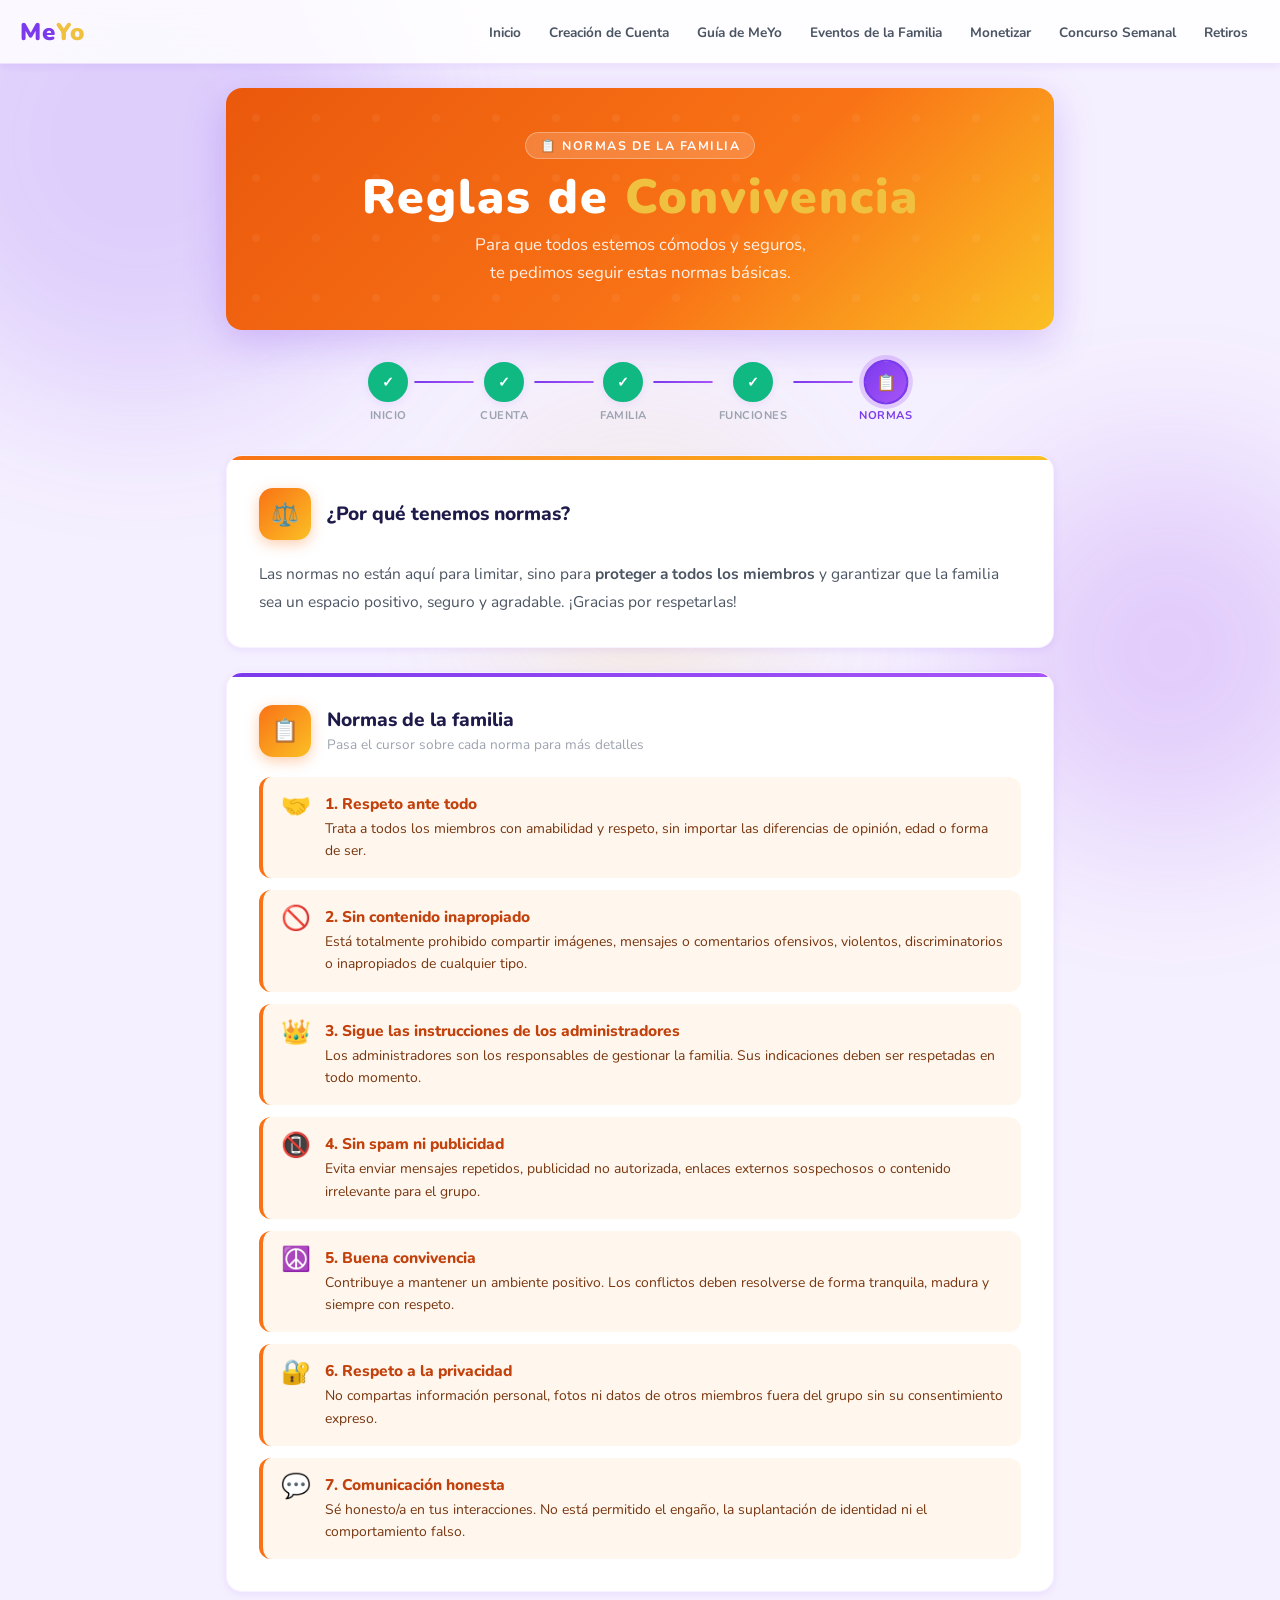
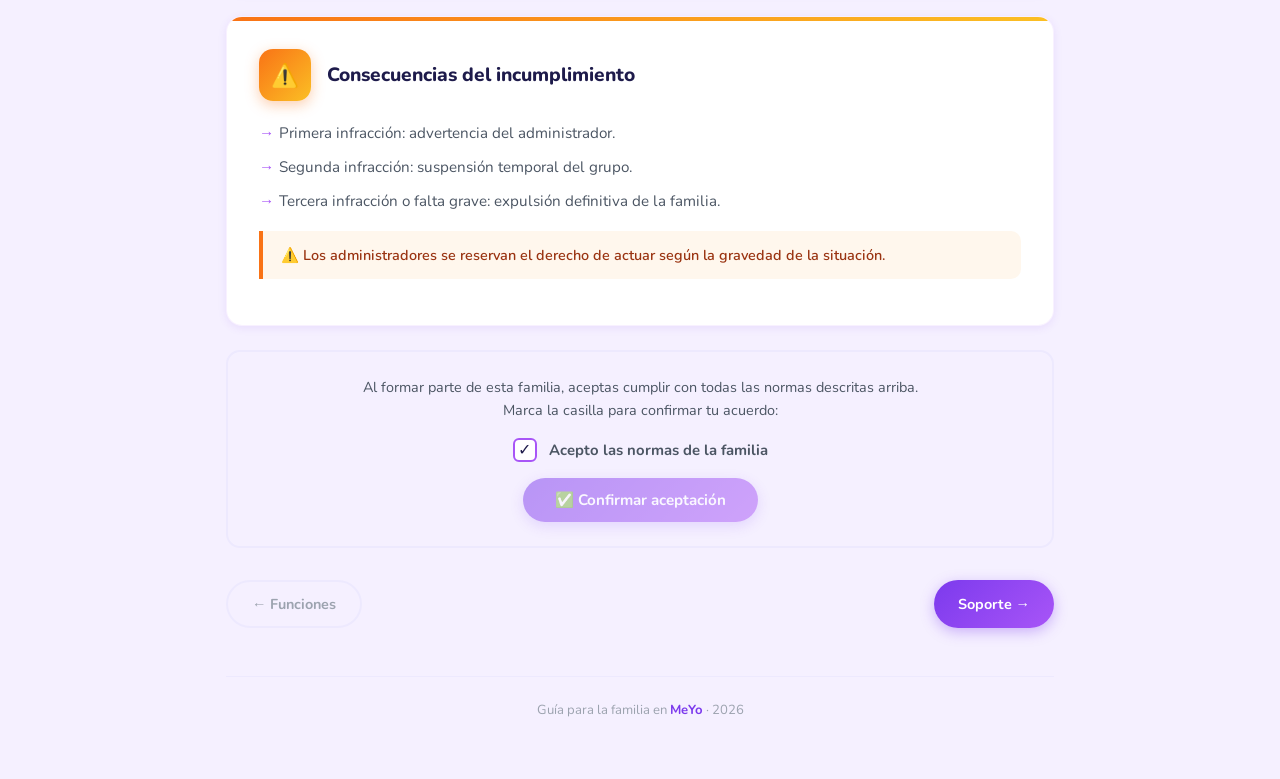
<file: normas.html>
<!DOCTYPE html>
<html lang="es">
<head>
  <meta charset="UTF-8" />
  <meta name="viewport" content="width=device-width, initial-scale=1.0" />
  <title>Normas de la Familia – MeYo</title>
  <link rel="stylesheet" href="css/styles.css" />
  <style>
    .rule-item {
      display: flex;
      gap: 14px;
      align-items: flex-start;
      background: #fff7ed;
      border-radius: 12px;
      padding: 16px 18px;
      border-left: 4px solid var(--orange);
      transition: transform var(--transition), box-shadow var(--transition);
      cursor: default;
      position: relative;
      overflow: hidden;
    }
    .rule-item::before {
      content: '';
      position: absolute;
      inset: 0;
      background: linear-gradient(135deg, rgba(249,115,22,.05), transparent);
      opacity: 0;
      transition: opacity var(--transition);
    }
    .rule-item:hover {
      transform: translateX(5px);
      box-shadow: var(--shadow-sm);
    }
    .rule-item:hover::before { opacity: 1; }

    .rule-icon {
      font-size: 1.5rem;
      flex-shrink: 0;
      line-height: 1;
      transition: transform var(--transition);
    }
    .rule-item:hover .rule-icon { transform: scale(1.15) rotate(-5deg); }

    .rule-content h4 { font-size: .97rem; font-weight: 800; color: #c2410c; margin-bottom: 4px; }
    .rule-content p  { font-size: .88rem; color: #78350f; margin: 0 !important; line-height: 1.6 !important; }

    .rules-list {
      display: flex;
      flex-direction: column;
      gap: 12px;
      margin-top: 16px;
    }

    .acceptance-box {
      background: var(--purple-soft);
      border: 2px solid var(--purple-mist);
      border-radius: 14px;
      padding: 24px;
      margin-top: 24px;
      text-align: center;
    }
    .acceptance-box p {
      font-size: .9rem;
      color: var(--text-mid);
      margin-bottom: 16px;
      line-height: 1.6;
    }
    .acceptance-checkbox {
      display: flex;
      align-items: center;
      justify-content: center;
      gap: 12px;
      cursor: pointer;
      user-select: none;
      margin-bottom: 16px;
    }
    .acceptance-checkbox input { display: none; }
    .acceptance-box-check {
      width: 24px;
      height: 24px;
      border-radius: 6px;
      border: 2px solid var(--purple-light);
      background: var(--white);
      display: flex;
      align-items: center;
      justify-content: center;
      transition: var(--transition);
      flex-shrink: 0;
    }
    .acceptance-checkbox.checked .acceptance-box-check {
      background: var(--green);
      border-color: var(--green);
      color: white;
      font-size: .9rem;
    }
    .acceptance-label { font-size: .93rem; font-weight: 700; color: var(--text-mid); }

    .accept-btn {
      background: linear-gradient(135deg, var(--purple), var(--purple-light));
      color: white;
      border: none;
      border-radius: 999px;
      padding: 12px 32px;
      font-size: .95rem;
      font-weight: 700;
      cursor: pointer;
      font-family: inherit;
      transition: all var(--transition);
      box-shadow: 0 4px 14px rgba(124,58,237,.3);
      opacity: .5;
      pointer-events: none;
    }
    .accept-btn.enabled {
      opacity: 1;
      pointer-events: all;
    }
    .accept-btn.enabled:hover {
      transform: translateY(-2px);
      box-shadow: 0 8px 24px rgba(124,58,237,.45);
    }
    .accepted-msg {
      display: none;
      background: #ecfdf5;
      border-radius: 10px;
      padding: 14px 18px;
      color: #065f46;
      font-size: .9rem;
      font-weight: 700;
      margin-top: 12px;
    }
    .accepted-msg.show { display: block; }
  </style>
</head>
<body>

  <div class="bg-blob bg-blob-1"></div>
  <div class="bg-blob bg-blob-2"></div>
  <div class="bg-blob bg-blob-3"></div>

  <nav class="navbar">
    <a href="index.html" class="navbar-logo">Me<span>Yo</span></a>
    <button class="hamburger" id="hamburger" aria-label="Menú">
      <span></span><span></span><span></span>
    </button>
    <ul class="navbar-links" id="nav-links">
      <li><a href="index.html">Inicio</a></li>
      <li><a href="paso1.html">Creación de Cuenta</a></li>
      <li><a href="paso3.html">Guía de MeYo</a></li>
      <li><a href="familia-actividades.html">Eventos de la Familia</a></li>
      <li><a href="monetizar.html">Monetizar</a></li>
      <li><a href="concurso-semanal.html">Concurso Semanal</a></li>
      <li><a href="retiros.html">Retiros</a></li>
    </ul>
  </nav>

  <div class="page-wrapper">

    <div class="hero animate-in" style="background: linear-gradient(135deg, #ea580c 0%, #f97316 60%, #fbbf24 100%);">
      <div class="hero-badge">📋 Normas de la Familia</div>
      <div class="hero-logo">Reglas de <span>Convivencia</span></div>
      <p>Para que todos estemos cómodos y seguros,<br />
         te pedimos seguir estas normas básicas.</p>
    </div>

    <!-- Progress Bar -->
    <div class="progress-bar animate-in">
      <a href="bienvenida.html" class="progress-step done">
        <div class="progress-circle">✓</div>
        <span class="progress-label">Inicio</span>
      </a>
      <div class="progress-line"></div>
      <a href="paso1.html" class="progress-step done">
        <div class="progress-circle">✓</div>
        <span class="progress-label">Cuenta</span>
      </a>
      <div class="progress-line"></div>
      <a href="paso2.html" class="progress-step done">
        <div class="progress-circle">✓</div>
        <span class="progress-label">Familia</span>
      </a>
      <div class="progress-line"></div>
      <a href="paso3.html" class="progress-step done">
        <div class="progress-circle">✓</div>
        <span class="progress-label">Funciones</span>
      </a>
      <div class="progress-line"></div>
      <a href="normas.html" class="progress-step active">
        <div class="progress-circle">📋</div>
        <span class="progress-label">Normas</span>
      </a>
    </div>

    <!-- Intro -->
    <div class="card animate-in orange">
      <div class="card-header">
        <div class="step-badge orange">⚖️</div>
        <div>
          <div class="card-title">¿Por qué tenemos normas?</div>
        </div>
      </div>
      <p>Las normas no están aquí para limitar, sino para <strong>proteger a todos los miembros</strong> y garantizar que la familia sea un espacio positivo, seguro y agradable. ¡Gracias por respetarlas!</p>
    </div>

    <!-- Reglas -->
    <div class="card animate-in">
      <div class="card-header">
        <div class="step-badge orange">📋</div>
        <div>
          <div class="card-title">Normas de la familia</div>
          <div class="card-subtitle">Pasa el cursor sobre cada norma para más detalles</div>
        </div>
      </div>

      <div class="rules-list">
        <div class="rule-item">
          <span class="rule-icon">🤝</span>
          <div class="rule-content">
            <h4>1. Respeto ante todo</h4>
            <p>Trata a todos los miembros con amabilidad y respeto, sin importar las diferencias de opinión, edad o forma de ser.</p>
          </div>
        </div>

        <div class="rule-item">
          <span class="rule-icon">🚫</span>
          <div class="rule-content">
            <h4>2. Sin contenido inapropiado</h4>
            <p>Está totalmente prohibido compartir imágenes, mensajes o comentarios ofensivos, violentos, discriminatorios o inapropiados de cualquier tipo.</p>
          </div>
        </div>

        <div class="rule-item">
          <span class="rule-icon">👑</span>
          <div class="rule-content">
            <h4>3. Sigue las instrucciones de los administradores</h4>
            <p>Los administradores son los responsables de gestionar la familia. Sus indicaciones deben ser respetadas en todo momento.</p>
          </div>
        </div>

        <div class="rule-item">
          <span class="rule-icon">📵</span>
          <div class="rule-content">
            <h4>4. Sin spam ni publicidad</h4>
            <p>Evita enviar mensajes repetidos, publicidad no autorizada, enlaces externos sospechosos o contenido irrelevante para el grupo.</p>
          </div>
        </div>

        <div class="rule-item">
          <span class="rule-icon">☮️</span>
          <div class="rule-content">
            <h4>5. Buena convivencia</h4>
            <p>Contribuye a mantener un ambiente positivo. Los conflictos deben resolverse de forma tranquila, madura y siempre con respeto.</p>
          </div>
        </div>

        <div class="rule-item">
          <span class="rule-icon">🔐</span>
          <div class="rule-content">
            <h4>6. Respeto a la privacidad</h4>
            <p>No compartas información personal, fotos ni datos de otros miembros fuera del grupo sin su consentimiento expreso.</p>
          </div>
        </div>

        <div class="rule-item">
          <span class="rule-icon">💬</span>
          <div class="rule-content">
            <h4>7. Comunicación honesta</h4>
            <p>Sé honesto/a en tus interacciones. No está permitido el engaño, la suplantación de identidad ni el comportamiento falso.</p>
          </div>
        </div>
      </div>
    </div>

    <!-- Consecuencias -->
    <div class="card animate-in orange">
      <div class="card-header">
        <div class="step-badge orange">⚠️</div>
        <div>
          <div class="card-title">Consecuencias del incumplimiento</div>
        </div>
      </div>
      <ul>
        <li>Primera infracción: advertencia del administrador.</li>
        <li>Segunda infracción: suspensión temporal del grupo.</li>
        <li>Tercera infracción o falta grave: expulsión definitiva de la familia.</li>
      </ul>
      <div class="info-box" style="border-left-color:var(--orange); background:#fff7ed; color:#9a3412; margin-top:16px;">
        ⚠️ Los administradores se reservan el derecho de actuar según la gravedad de la situación.
      </div>
    </div>

    <!-- Aceptación interactiva -->
    <div class="acceptance-box animate-in">
      <p>Al formar parte de esta familia, aceptas cumplir con todas las normas descritas arriba.<br />
         Marca la casilla para confirmar tu acuerdo:</p>

      <label class="acceptance-checkbox" id="accept-label">
        <input type="checkbox" id="accept-check" />
        <div class="acceptance-box-check" id="accept-box">✓</div>
        <span class="acceptance-label">Acepto las normas de la familia</span>
      </label>

      <button class="accept-btn" id="accept-btn">✅ Confirmar aceptación</button>

      <div class="accepted-msg" id="accepted-msg">
        🎉 ¡Gracias! Has aceptado las normas de la familia. ¡Bienvenido/a oficialmente!
      </div>
    </div>

    <div class="nav-buttons animate-in">
      <a href="paso3.html" class="btn btn-ghost">← Funciones</a>
      <a href="soporte.html" class="btn btn-primary">Soporte →</a>
    </div>

    <footer class="page-footer">
      <p>Guía para la familia en <strong>MeYo</strong> · 2026</p>
    </footer>
  </div>

  <div id="toast" class="toast"></div>
  <script src="js/main.js"></script>
  <script>
    const acceptLabel = document.getElementById('accept-label');
    const acceptCheck = document.getElementById('accept-check');
    const acceptBox   = document.getElementById('accept-box');
    const acceptBtn   = document.getElementById('accept-btn');
    const acceptedMsg = document.getElementById('accepted-msg');

    acceptLabel.addEventListener('click', () => {
      const checked = !acceptLabel.classList.contains('checked');
      acceptLabel.classList.toggle('checked', checked);
      acceptBox.textContent = checked ? '✓' : '';
      acceptBtn.classList.toggle('enabled', checked);
    });

    acceptBtn.addEventListener('click', () => {
      acceptedMsg.classList.add('show');
      acceptBtn.textContent = '✅ ¡Aceptado!';
      acceptBtn.disabled = true;
      showToast('🎉 ¡Bienvenido/a oficialmente a la familia!');
    });
  </script>
</body>
</html>
</file>
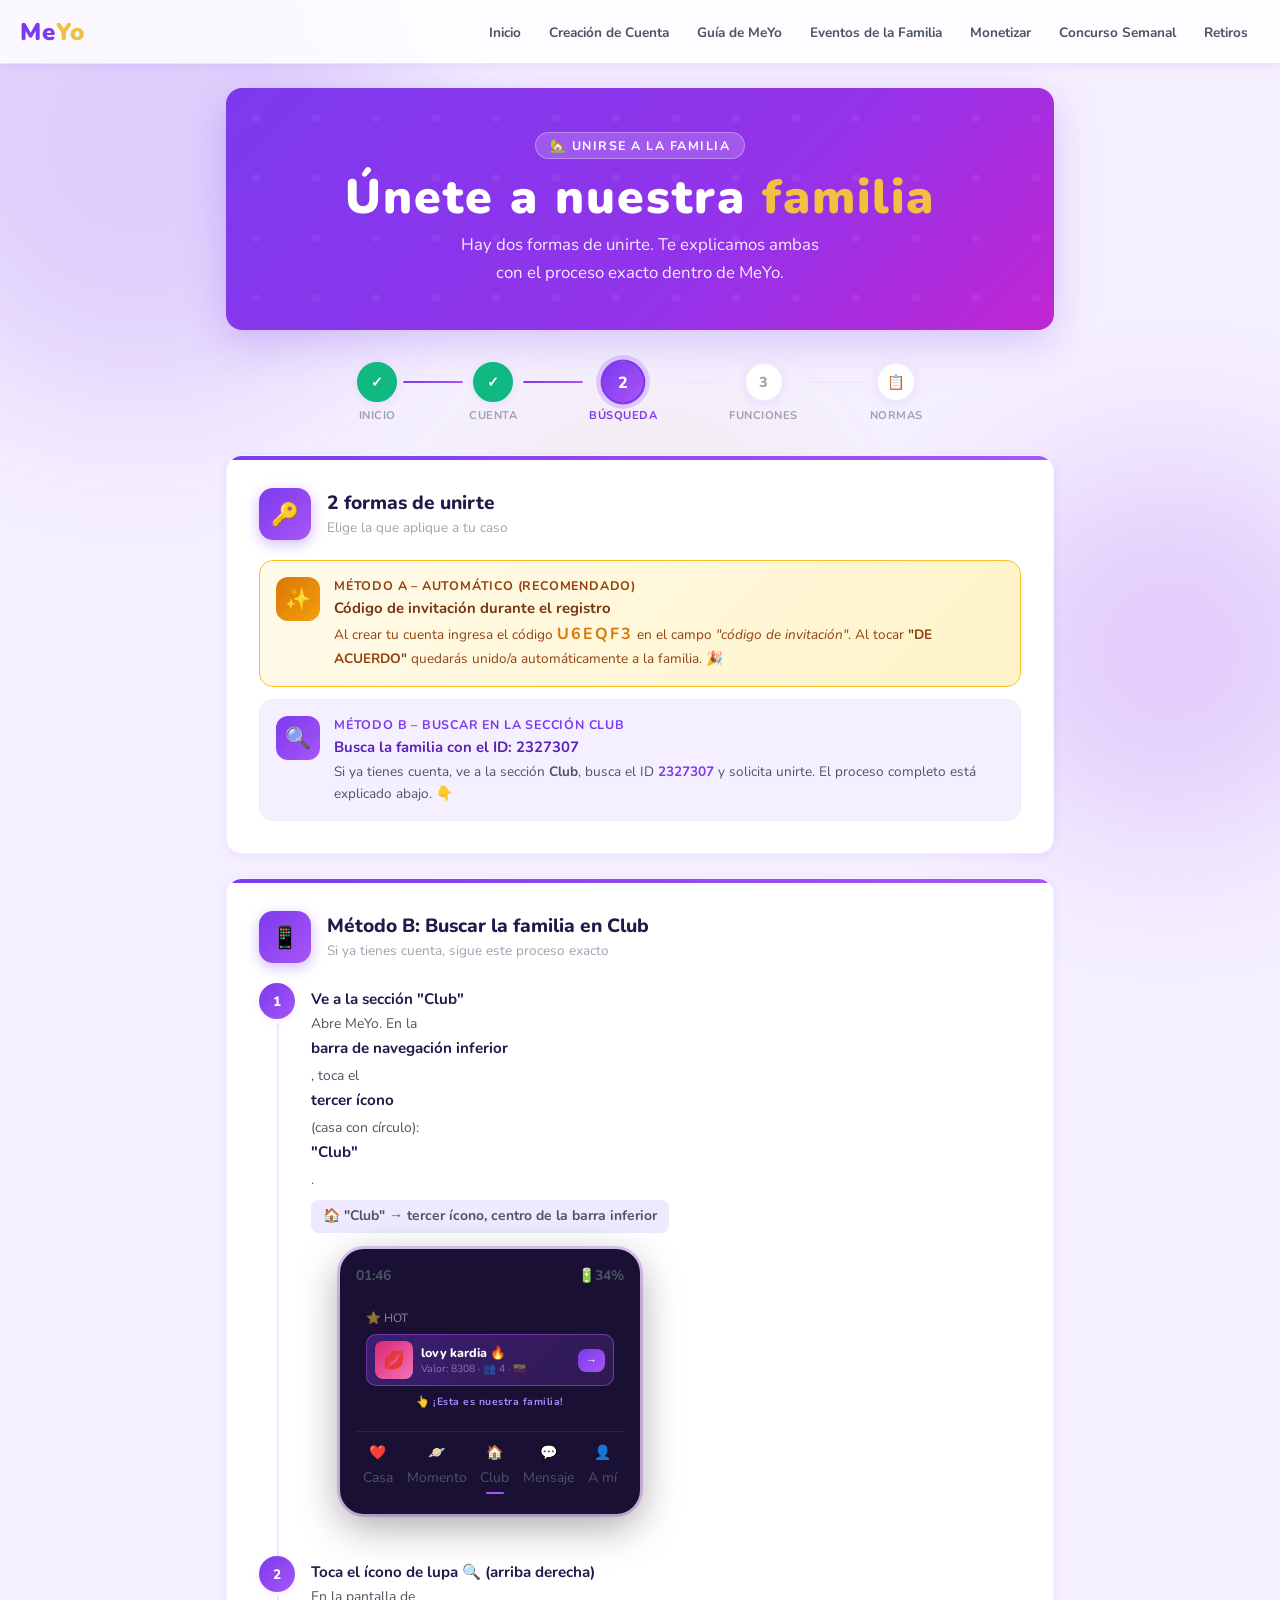
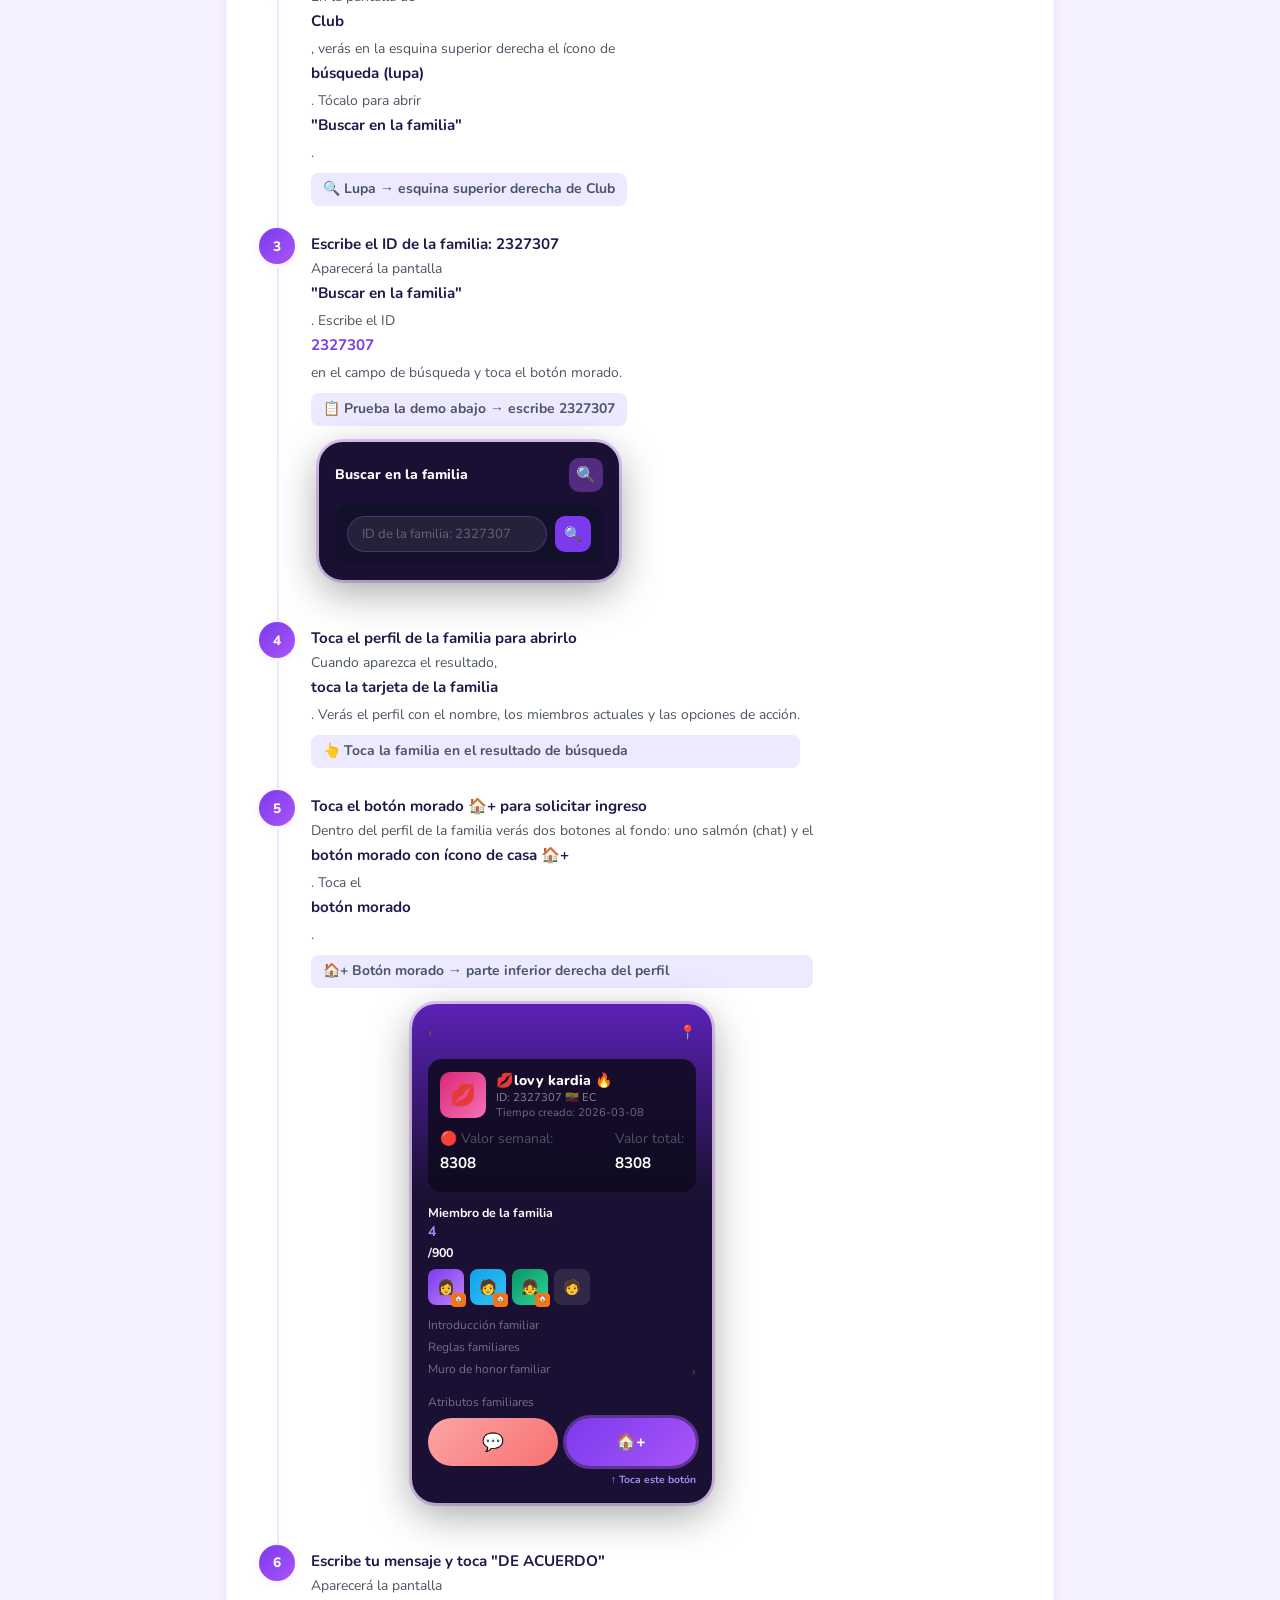
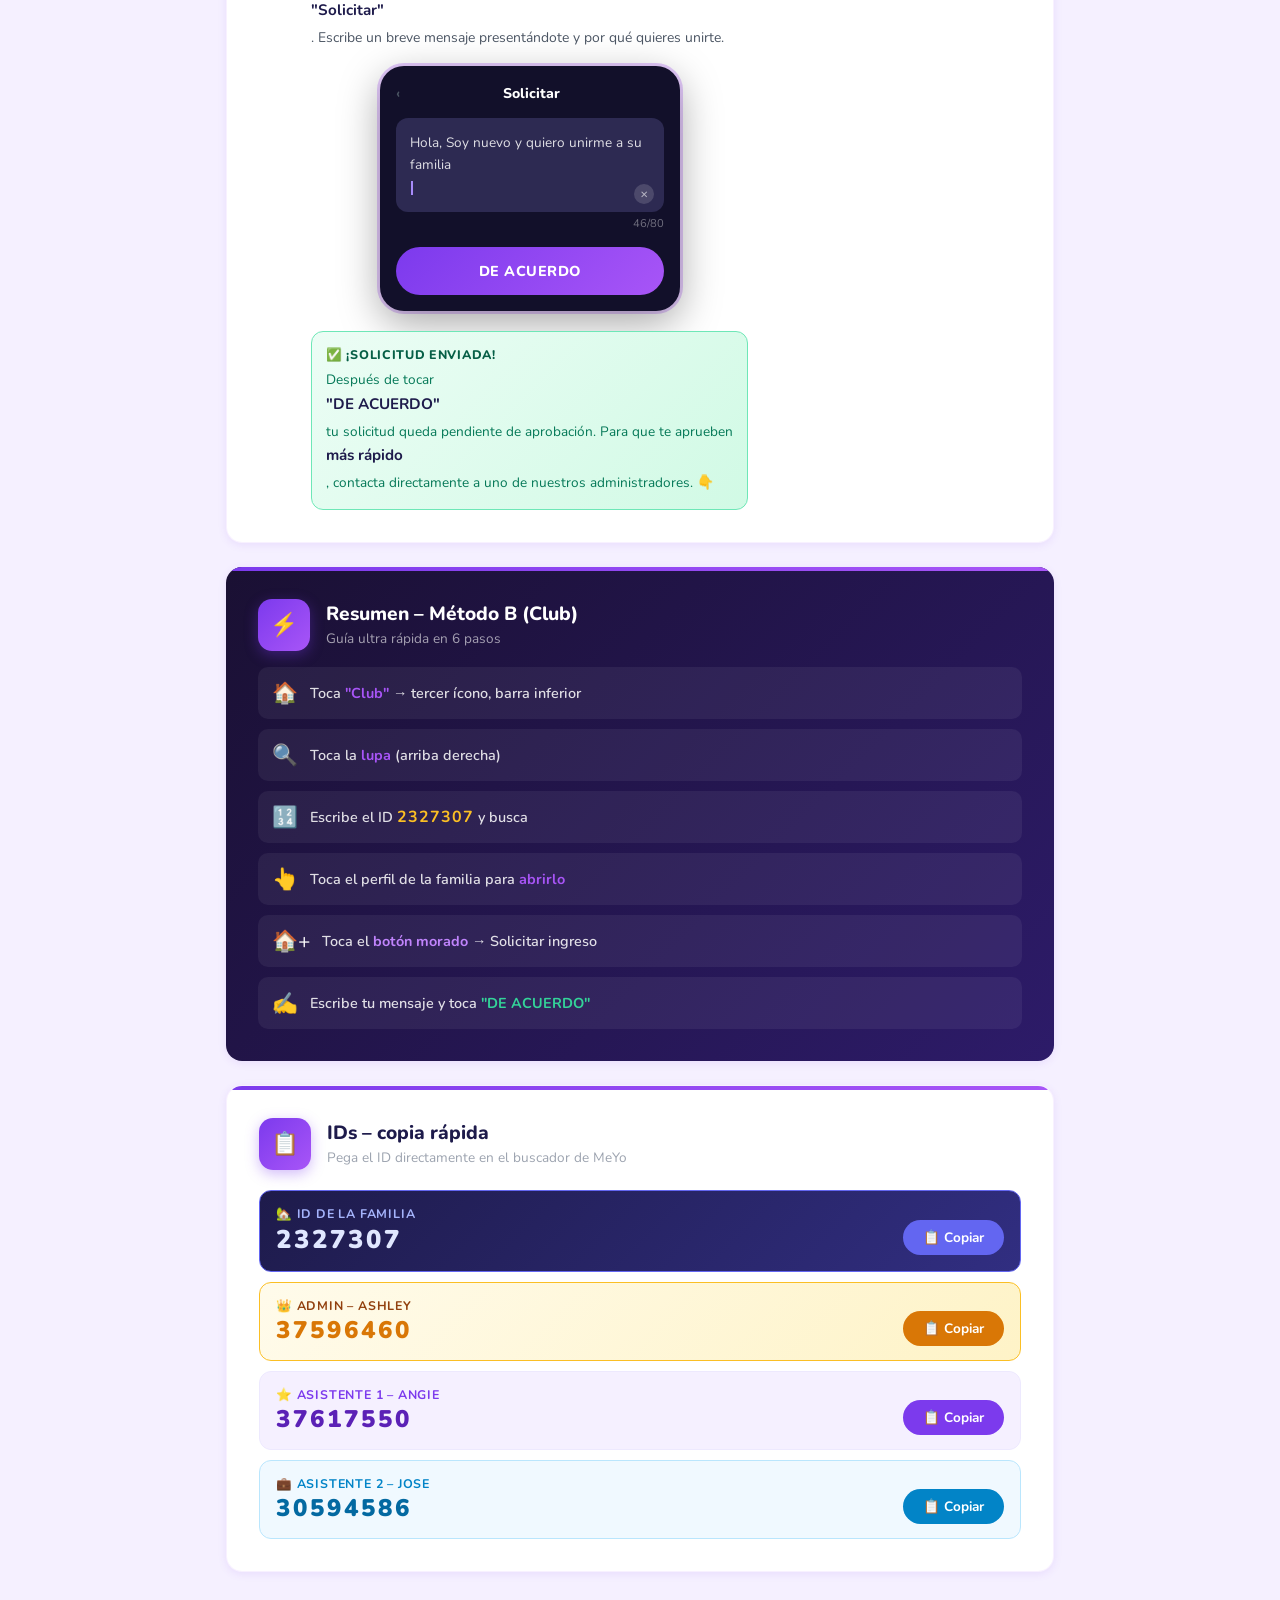
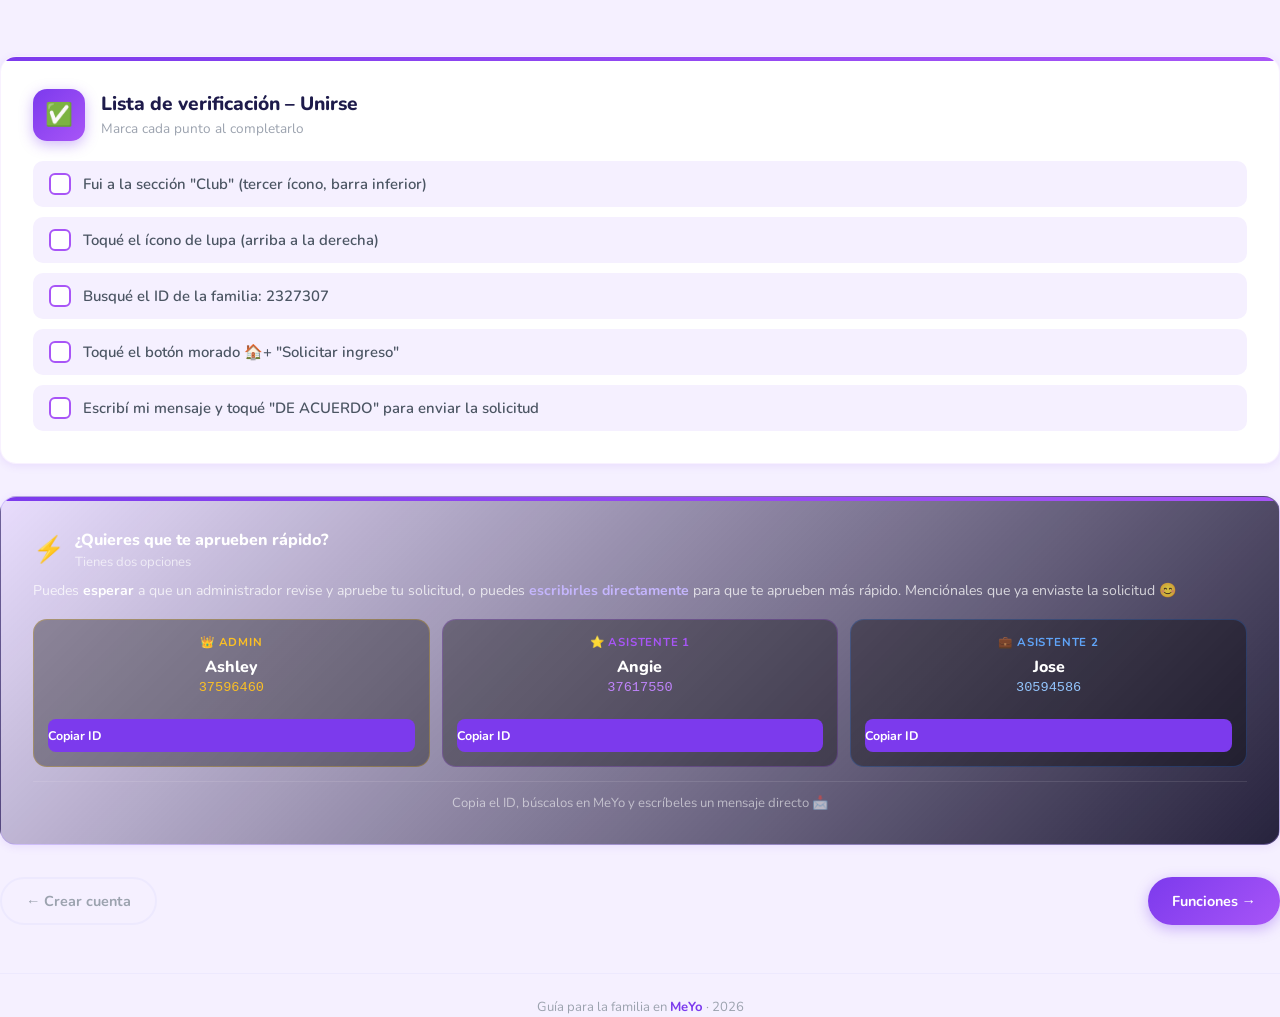
<file: paso2.html>
<!DOCTYPE html>
<html lang="es">
<head>
  <meta charset="UTF-8" />
  <meta name="viewport" content="width=device-width, initial-scale=1.0" />
  <title>Paso 2: Únete a la Familia – MeYo</title>
  <link rel="stylesheet" href="css/styles.css" />
  <style>
    .phone-demo {
      background: #1a1033;
      border-radius: 24px;
      padding: 16px;
      max-width: 300px;
      margin: 20px auto;
      box-shadow: 0 12px 40px rgba(0,0,0,.35), 0 0 0 3px rgba(168,85,247,.3);
    }
    .phone-topbar {
      display: flex; align-items: center; justify-content: space-between; margin-bottom: 12px;
    }
    .phone-topbar span { font-size: .75rem; color: rgba(255,255,255,.6); font-weight: 700; }
    .phone-section-header {
      display: flex; align-items: center; gap: 12px;
      padding: 8px 0; margin-bottom: 8px;
      border-bottom: 1px solid rgba(255,255,255,.1);
    }
    .phone-section-header span { font-size: .85rem; color: white; font-weight: 700; }
    .phone-search-icon {
      margin-left: auto; width: 34px; height: 34px;
      background: rgba(168,85,247,.25); border-radius: 10px;
      display: flex; align-items: center; justify-content: center;
      font-size: 1rem; cursor: pointer;
      animation: searchPulse 2s ease-in-out infinite;
    }
    @keyframes searchPulse {
      0%, 100% { box-shadow: 0 0 0 0 rgba(168,85,247,.5); }
      50%       { box-shadow: 0 0 0 6px rgba(168,85,247,0); }
    }
    .phone-user-row {
      display: flex; align-items: center; gap: 10px;
      padding: 8px 0; border-bottom: 1px solid rgba(255,255,255,.06);
    }
    .phone-avatar {
      width: 40px; height: 40px; border-radius: 10px;
      background: linear-gradient(135deg, var(--purple), var(--purple-light));
      flex-shrink: 0; display: flex; align-items: center;
      justify-content: center; font-size: 1.1rem;
    }
    .phone-user-info strong { font-size: .8rem; color: white; display: block; }
    .phone-user-info span   { font-size: .7rem; color: rgba(255,255,255,.5); }
    .phone-hi-btn {
      margin-left: auto; background: rgba(255,100,150,.2);
      border: 1px solid rgba(255,100,150,.4); border-radius: 999px;
      color: #ff6496; padding: 4px 12px; font-size: .72rem; font-weight: 700;
    }
    .phone-bottomnav {
      display: flex; justify-content: space-around;
      padding: 10px 0 4px; border-top: 1px solid rgba(255,255,255,.08); margin-top: 12px;
    }
    .phone-nav-item {
      display: flex; flex-direction: column; align-items: center; gap: 2px;
      font-size: .6rem; color: rgba(255,255,255,.4); cursor: pointer;
    }
    .phone-nav-item.active { color: var(--purple-light); }
    .phone-nav-icon { font-size: 1.1rem; }
    .active-underline { width: 18px; height: 2px; background: var(--purple-light); border-radius: 2px; }

    .phone-search-screen {
      background: #12102a; border-radius: 14px; padding: 12px; margin-top: 8px;
    }
    .phone-search-bar { display: flex; gap: 8px; align-items: center; }
    .phone-search-input {
      flex: 1; background: rgba(255,255,255,.08);
      border: 1px solid rgba(168,85,247,.3); border-radius: 999px;
      padding: 8px 14px; color: white; font-size: .82rem;
      font-family: inherit; outline: none;
    }
    .phone-search-input::placeholder { color: rgba(255,255,255,.3); }
    .phone-search-btn {
      background: var(--purple); border: none; border-radius: 10px;
      width: 36px; height: 36px; cursor: pointer;
      display: flex; align-items: center; justify-content: center; font-size: .9rem;
      transition: background var(--transition), transform var(--transition);
    }
    .phone-search-btn:hover { background: var(--purple-dark); transform: scale(1.05); }
    .phone-result-card {
      background: rgba(255,255,255,.05); border-radius: 12px; padding: 12px;
      display: none; margin-top: 12px; border: 1px solid rgba(168,85,247,.2);
      gap: 12px; align-items: center;
    }
    .phone-result-card.show { display: flex; animation: fadeInCard .4s ease; }
    @keyframes fadeInCard { from { opacity:0; transform:translateY(8px); } to { opacity:1; transform:translateY(0); } }
    .phone-result-avatar {
      width: 48px; height: 48px; border-radius: 12px;
      background: linear-gradient(135deg, #d97706, #f59e0b);
      display: flex; align-items: center; justify-content: center; font-size: 1.3rem; flex-shrink: 0;
    }
    .phone-result-name { font-size: .9rem; font-weight: 800; color: white; }
    .phone-result-id   { font-size: .75rem; color: rgba(255,255,255,.5); }
    .phone-follow-btn  {
      margin-left: auto; background: var(--purple); color: white;
      border: none; border-radius: 8px; padding: 7px 14px;
      font-size: .78rem; font-weight: 700; cursor: pointer;
      font-family: inherit; transition: all var(--transition); flex-shrink: 0;
    }
    .phone-follow-btn:hover { background: var(--purple-dark); transform: scale(1.05); }
    .phone-follow-btn.followed { background: var(--green); }

    .step-flow { display: flex; flex-direction: column; gap: 0; margin-top: 16px; }
    .step-flow-item {
      display: flex; gap: 16px; align-items: flex-start;
      padding-bottom: 22px; position: relative;
    }
    .step-flow-item::after {
      content: ''; position: absolute; left: 18px; top: 40px; bottom: 0;
      width: 2px; background: var(--purple-mist);
    }
    .step-flow-item:last-child::after { display: none; }
    .step-flow-item:last-child { padding-bottom: 0; }
    .flow-num {
      width: 36px; height: 36px; border-radius: 50%;
      background: linear-gradient(135deg, var(--purple), var(--purple-light));
      color: white; font-size: .85rem; font-weight: 800;
      display: flex; align-items: center; justify-content: center;
      flex-shrink: 0; position: relative; z-index: 1; box-shadow: var(--shadow-sm);
    }
    .flow-content { padding-top: 6px; }
    .flow-content strong { font-size: .95rem; color: var(--text-dark); display: block; margin-bottom: 4px; }
    .flow-content span   { font-size: .87rem; color: var(--text-mid); line-height: 1.65; display: block; }
    .flow-tip {
      display: inline-flex; align-items: center; gap: 6px;
      background: var(--purple-mist); color: var(--purple);
      padding: 5px 12px; border-radius: 8px; font-size: .8rem; font-weight: 700; margin-top: 8px;
    }

    .team-grid { display: flex; flex-direction: column; gap: 12px; margin-top: 16px; }
    .team-card {
      display: flex; align-items: center; gap: 14px;
      border-radius: 14px; padding: 16px 18px;
      border: 1px solid transparent; transition: all var(--transition); cursor: default;
    }
    .team-card:hover { transform: translateX(4px); box-shadow: var(--shadow-md); }
    .team-card.admin  { background: linear-gradient(135deg,#fffbeb,#fef3c7); border-color: #fbbf24; }
    .team-card.asist1 { background: var(--purple-soft); border-color: var(--purple-mist); }
    .team-card.asist2 { background: #f0f9ff; border-color: #bae6fd; }
    .team-avatar {
      width: 50px; height: 50px; border-radius: 14px;
      display: flex; align-items: center; justify-content: center;
      font-size: 1.5rem; flex-shrink: 0; box-shadow: var(--shadow-sm);
    }
    .team-card.admin  .team-avatar { background: linear-gradient(135deg,#d97706,#f59e0b); }
    .team-card.asist1 .team-avatar { background: linear-gradient(135deg,var(--purple),var(--purple-light)); }
    .team-card.asist2 .team-avatar { background: linear-gradient(135deg,#0ea5e9,#38bdf8); }
    .team-info { flex: 1; }
    .team-name  { font-size: 1rem; font-weight: 800; margin-bottom: 2px; }
    .team-role  { font-size: .75rem; font-weight: 700; text-transform: uppercase; letter-spacing: .8px; opacity: .7; margin-bottom: 6px; }
    .team-id-row { display: flex; align-items: center; gap: 8px; flex-wrap: wrap; }
    .team-id    { font-size: .9rem; font-weight: 900; letter-spacing: 1px; }
    .team-card.admin  .team-name { color: #78350f; }
    .team-card.admin  .team-role { color: #92400e; }
    .team-card.admin  .team-id   { color: #d97706; }
    .team-card.asist1 .team-name { color: var(--purple-dark); }
    .team-card.asist1 .team-role { color: var(--purple); }
    .team-card.asist1 .team-id   { color: var(--purple); }
    .team-card.asist2 .team-name { color: #0369a1; }
    .team-card.asist2 .team-role { color: #0284c7; }
    .team-card.asist2 .team-id   { color: #0284c7; }
    .mini-copy-btn {
      background: none; border: 1.5px solid currentColor; border-radius: 6px;
      padding: 3px 10px; font-size: .75rem; font-weight: 700;
      cursor: pointer; font-family: inherit; transition: all var(--transition); opacity: .8;
    }
    .mini-copy-btn:hover { opacity: 1; transform: scale(1.05); }
  </style>
</head>
<body>

  <div class="bg-blob bg-blob-1"></div>
  <div class="bg-blob bg-blob-2"></div>
  <div class="bg-blob bg-blob-3"></div>

  <nav class="navbar">
    <a href="index.html" class="navbar-logo">Me<span>Yo</span></a>
    <button class="hamburger" id="hamburger" aria-label="Menú">
      <span></span><span></span><span></span>
    </button>
    <ul class="navbar-links" id="nav-links">
      <li><a href="index.html">Inicio</a></li>
      <li><a href="paso1.html">Creación de Cuenta</a></li>
      <li><a href="paso3.html">Guía de MeYo</a></li>
      <li><a href="familia-actividades.html">Eventos de la Familia</a></li>
      <li><a href="monetizar.html">Monetizar</a></li>
      <li><a href="concurso-semanal.html">Concurso Semanal</a></li>
      <li><a href="retiros.html">Retiros</a></li>
    </ul>
  </nav>

  <div class="page-wrapper">

    <div class="hero animate-in">
      <div class="hero-badge">🏡 Unirse a la familia</div>
      <div class="hero-logo">Únete a nuestra <span>familia</span></div>
      <p>Hay dos formas de unirte. Te explicamos ambas<br />
         con el proceso exacto dentro de MeYo.</p>
    </div>

    <!-- Progress Bar -->
    <div class="progress-bar animate-in">
      <a href="bienvenida.html" class="progress-step done">
        <div class="progress-circle">✓</div>
        <span class="progress-label">Inicio</span>
      </a>
      <div class="progress-line"></div>
      <a href="paso1.html" class="progress-step done">
        <div class="progress-circle">✓</div>
        <span class="progress-label">Cuenta</span>
      </a>
      <div class="progress-line"></div>
      <a href="paso2.html" class="progress-step active">
        <div class="progress-circle">2</div>
        <span class="progress-label">Búsqueda</span>
      </a>
      <div class="progress-line"></div>
      <a href="paso3.html" class="progress-step">
        <div class="progress-circle">3</div>
        <span class="progress-label">Funciones</span>
      </a>
      <div class="progress-line"></div>
      <a href="normas.html" class="progress-step">
        <div class="progress-circle">📋</div>
        <span class="progress-label">Normas</span>
      </a>
    </div>

    <!-- 2 métodos -->
    <div class="card animate-in">
      <div class="card-header">
        <div class="step-badge">🔑</div>
        <div>
          <div class="card-title">2 formas de unirte</div>
          <div class="card-subtitle">Elige la que aplique a tu caso</div>
        </div>
      </div>
      <div style="display:flex;flex-direction:column;gap:12px;margin-top:14px;">
        <!-- Método A -->
        <div style="display:flex;gap:14px;align-items:flex-start;background:linear-gradient(135deg,#fffbeb,#fef3c7);border:1.5px solid #fbbf24;border-radius:14px;padding:16px;">
          <div style="width:44px;height:44px;border-radius:12px;background:linear-gradient(135deg,#d97706,#f59e0b);display:flex;align-items:center;justify-content:center;font-size:1.3rem;flex-shrink:0;">✨</div>
          <div>
            <div style="font-size:.78rem;font-weight:700;color:#92400e;text-transform:uppercase;letter-spacing:.8px;margin-bottom:4px;">Método A – Automático (recomendado)</div>
            <div style="font-size:.93rem;font-weight:700;color:#78350f;margin-bottom:4px;">Código de invitación durante el registro</div>
            <div style="font-size:.85rem;color:#92400e;line-height:1.6;">Al crear tu cuenta ingresa el código <strong style="font-size:1rem;letter-spacing:2px;color:#d97706;">U6EQF3</strong> en el campo <em>"código de invitación"</em>. Al tocar <strong>"DE ACUERDO"</strong> quedarás unido/a automáticamente a la familia. 🎉</div>
          </div>
        </div>
        <!-- Método B -->
        <div style="display:flex;gap:14px;align-items:flex-start;background:var(--purple-soft);border:1.5px solid var(--purple-mist);border-radius:14px;padding:16px;">
          <div style="width:44px;height:44px;border-radius:12px;background:linear-gradient(135deg,var(--purple),var(--purple-light));display:flex;align-items:center;justify-content:center;font-size:1.3rem;flex-shrink:0;">🔍</div>
          <div>
            <div style="font-size:.78rem;font-weight:700;color:var(--purple);text-transform:uppercase;letter-spacing:.8px;margin-bottom:4px;">Método B – Buscar en la sección Club</div>
            <div style="font-size:.93rem;font-weight:700;color:var(--purple-dark);margin-bottom:4px;">Busca la familia con el ID: 2327307</div>
            <div style="font-size:.85rem;color:var(--text-mid);line-height:1.6;">Si ya tienes cuenta, ve a la sección <strong>Club</strong>, busca el ID <strong style="color:var(--purple);">2327307</strong> y solicita unirte. El proceso completo está explicado abajo. 👇</div>
          </div>
        </div>
      </div>
    </div>

    <!-- Paso a paso - Método B Club -->
    <div class="card animate-in">
      <div class="card-header">
        <div class="step-badge">📱</div>
        <div>
          <div class="card-title">Método B: Buscar la familia en Club</div>
          <div class="card-subtitle">Si ya tienes cuenta, sigue este proceso exacto</div>
        </div>
      </div>

      <div class="step-flow">

        <!-- Paso 1 -->
        <div class="step-flow-item">
          <div class="flow-num">1</div>
          <div class="flow-content">
            <strong>Ve a la sección "Club"</strong>
            <span>Abre MeYo. En la <strong>barra de navegación inferior</strong>, toca el <strong>tercer ícono</strong> (casa con círculo): <strong>"Club"</strong>.</span>
            <span class="flow-tip">🏠 "Club" → tercer ícono, centro de la barra inferior</span>

            <div class="phone-demo" style="margin-top:16px;">
              <div class="phone-topbar">
                <span>01:46</span><span>🔋34%</span>
              </div>
              <div style="background:#1a1033;border-radius:10px;padding:10px;margin-bottom:8px;">
                <div style="font-size:.75rem;color:rgba(255,255,255,.5);margin-bottom:8px;">⭐ HOT</div>
                <!-- Nuestra familia destacada -->
                <div style="display:flex;align-items:center;gap:8px;margin-bottom:8px;background:linear-gradient(135deg,rgba(124,58,237,.35),rgba(168,85,247,.15));border:1.5px solid rgba(168,85,247,.5);border-radius:10px;padding:6px 8px;">
                  <div style="width:38px;height:38px;border-radius:8px;background:linear-gradient(135deg,#db2777,#f472b6);flex-shrink:0;display:flex;align-items:center;justify-content:center;font-size:1.1rem;">💋</div>
                  <div>
                    <div style="font-size:.78rem;color:white;font-weight:800;">lovy kardia 🔥</div>
                    <div style="font-size:.65rem;color:rgba(255,255,255,.4);">Valor: 8308 · 👥 4 · 🇪🇨</div>
                  </div>
                  <div style="margin-left:auto;background:linear-gradient(135deg,#7c3aed,#a855f7);border-radius:8px;padding:4px 8px;font-size:.7rem;color:white;font-weight:700;">→</div>
                </div>
                <div style="text-align:center;font-size:.65rem;color:#a78bfa;font-weight:700;letter-spacing:.5px;">👆 ¡Esta es nuestra familia!</div>
              </div>
              <div class="phone-bottomnav">
                <div class="phone-nav-item"><span class="phone-nav-icon">❤️</span><span>Casa</span></div>
                <div class="phone-nav-item"><span class="phone-nav-icon">🪐</span><span>Momento</span></div>
                <div class="phone-nav-item active">
                  <span class="phone-nav-icon">🏠</span>
                  <span>Club</span>
                  <div class="active-underline"></div>
                </div>
                <div class="phone-nav-item"><span class="phone-nav-icon">💬</span><span>Mensaje</span></div>
                <div class="phone-nav-item"><span class="phone-nav-icon">👤</span><span>A mí</span></div>
              </div>
            </div>
          </div>
        </div>

        <!-- Paso 2 -->
        <div class="step-flow-item">
          <div class="flow-num">2</div>
          <div class="flow-content">
            <strong>Toca el ícono de lupa 🔍 (arriba derecha)</strong>
            <span>En la pantalla de <strong>Club</strong>, verás en la esquina superior derecha el ícono de <strong>búsqueda (lupa)</strong>. Tócalo para abrir <strong>"Buscar en la familia"</strong>.</span>
            <span class="flow-tip">🔍 Lupa → esquina superior derecha de Club</span>
          </div>
        </div>

        <!-- Paso 3 – demo interactiva -->
        <div class="step-flow-item">
          <div class="flow-num">3</div>
          <div class="flow-content">
            <strong>Escribe el ID de la familia: 2327307</strong>
            <span>Aparecerá la pantalla <strong>"Buscar en la familia"</strong>. Escribe el ID <strong style="color:var(--purple);">2327307</strong> en el campo de búsqueda y toca el botón morado.</span>
            <span class="flow-tip">📋 Prueba la demo abajo → escribe 2327307</span>

            <div class="phone-demo" style="margin-top:16px;">
              <div class="phone-topbar">
                <span style="font-weight:800;color:white;">Buscar en la familia</span>
                <div class="phone-search-icon" style="animation:none;background:rgba(168,85,247,.4);">🔍</div>
              </div>
              <div class="phone-search-screen">
                <div class="phone-search-bar">
                  <input class="phone-search-input" id="demo-id-input" type="text" placeholder="ID de la familia: 2327307" maxlength="10" />
                  <button class="phone-search-btn" id="demo-search-btn">🔍</button>
                </div>
                <div class="phone-result-card" id="demo-result" style="flex-direction:column;align-items:stretch;gap:8px;">
                  <div style="display:flex;align-items:center;gap:10px;">
                    <div class="phone-result-avatar" id="demo-avatar" style="background:linear-gradient(135deg,#7c3aed,#a855f7);">🏡</div>
                    <div>
                      <div class="phone-result-name" id="demo-name">–</div>
                      <div class="phone-result-id" id="demo-id-label">–</div>
                    </div>
                  </div>
                  <div id="demo-members" style="font-size:.75rem;color:rgba(255,255,255,.5);display:none;">👥 Miembros de la familia: 4/900</div>
                  <button class="phone-follow-btn" id="demo-follow-btn" style="width:100%;border-radius:12px;padding:10px;">🏠+ Solicitar ingreso</button>
                </div>
              </div>
            </div>
          </div>
        </div>

        <!-- Paso 4 -->
        <div class="step-flow-item">
          <div class="flow-num">4</div>
          <div class="flow-content">
            <strong>Toca el perfil de la familia para abrirlo</strong>
            <span>Cuando aparezca el resultado, <strong>toca la tarjeta de la familia</strong>. Verás el perfil con el nombre, los miembros actuales y las opciones de acción.</span>
            <span class="flow-tip">👆 Toca la familia en el resultado de búsqueda</span>
          </div>
        </div>

        <!-- Paso 5 -->
        <div class="step-flow-item">
          <div class="flow-num">5</div>
          <div class="flow-content">
            <strong>Toca el botón morado 🏠+ para solicitar ingreso</strong>
            <span>Dentro del perfil de la familia verás dos botones al fondo: uno salmón (chat) y el <strong>botón morado con ícono de casa 🏠+</strong>. Toca el <strong>botón morado</strong>.</span>
            <span class="flow-tip">🏠+ Botón morado → parte inferior derecha del perfil</span>

            <!-- Mockup perfil familia -->
            <div class="phone-demo" style="margin-top:16px;background:linear-gradient(180deg,#5b21b6 0%,#1a1033 38%);">
              <div class="phone-topbar">
                <span style="font-size:1rem;">‹</span>
                <span style="flex:1;"></span>
                <span>📍</span>
              </div>
              <!-- Header profile card -->
              <div style="background:rgba(15,10,30,.85);border-radius:14px;padding:12px;margin-bottom:12px;">
                <div style="display:flex;gap:10px;align-items:center;margin-bottom:8px;">
                  <div style="width:46px;height:46px;border-radius:10px;background:linear-gradient(135deg,#db2777,#f472b6);flex-shrink:0;display:flex;align-items:center;justify-content:center;font-size:1.3rem;">💋</div>
                  <div>
                    <div style="font-size:.88rem;font-weight:800;color:white;">💋lovy kardia 🔥</div>
                    <div style="font-size:.7rem;color:rgba(255,255,255,.5);">ID: 2327307 🇪🇨 EC</div>
                    <div style="font-size:.7rem;color:rgba(255,255,255,.4);">Tiempo creado: 2026-03-08</div>
                  </div>
                </div>
                <div style="display:flex;justify-content:space-between;font-size:.7rem;color:rgba(255,255,255,.5);">
                  <span>🔴 Valor semanal: <strong style="color:white;">8308</strong></span>
                  <span>Valor total: <strong style="color:white;">8308</strong></span>
                </div>
              </div>
              <!-- Members -->
              <div style="font-size:.78rem;font-weight:700;color:white;margin-bottom:8px;">Miembro de la familia <span style="color:#a78bfa;">4</span>/900</div>
              <div style="display:flex;gap:6px;margin-bottom:12px;">
                <div style="width:36px;height:36px;border-radius:8px;background:linear-gradient(135deg,#7c3aed,#c084fc);display:flex;align-items:center;justify-content:center;font-size:.9rem;position:relative;">👩<span style="position:absolute;bottom:-2px;right:-2px;background:#f97316;border-radius:4px;font-size:.45rem;padding:1px 3px;color:white;font-weight:700;">🏠</span></div>
                <div style="width:36px;height:36px;border-radius:8px;background:linear-gradient(135deg,#0ea5e9,#38bdf8);display:flex;align-items:center;justify-content:center;font-size:.9rem;position:relative;">🧑<span style="position:absolute;bottom:-2px;right:-2px;background:#f97316;border-radius:4px;font-size:.45rem;padding:1px 3px;color:white;font-weight:700;">🏠</span></div>
                <div style="width:36px;height:36px;border-radius:8px;background:linear-gradient(135deg,#059669,#34d399);display:flex;align-items:center;justify-content:center;font-size:.9rem;position:relative;">👧<span style="position:absolute;bottom:-2px;right:-2px;background:#f97316;border-radius:4px;font-size:.45rem;padding:1px 3px;color:white;font-weight:700;">🏠</span></div>
                <div style="width:36px;height:36px;border-radius:8px;background:rgba(255,255,255,.1);display:flex;align-items:center;justify-content:center;font-size:.9rem;">🧑</div>
              </div>
              <div style="font-size:.75rem;color:rgba(255,255,255,.4);margin-bottom:6px;">Introducción familiar</div>
              <div style="font-size:.75rem;color:rgba(255,255,255,.4);margin-bottom:6px;">Reglas familiares</div>
              <div style="font-size:.75rem;color:rgba(255,255,255,.4);margin-bottom:10px;display:flex;justify-content:space-between;">Muro de honor familiar <span>›</span></div>
              <div style="font-size:.75rem;color:rgba(255,255,255,.4);margin-bottom:8px;">Atributos familiares</div>
              <!-- Buttons -->
              <div style="display:flex;gap:8px;">
                <div style="flex:1;background:linear-gradient(135deg,#fca5a5,#f87171);border-radius:999px;padding:12px;display:flex;align-items:center;justify-content:center;font-size:1.1rem;">💬</div>
                <div style="flex:1;background:linear-gradient(135deg,#7c3aed,#a855f7);border-radius:999px;padding:12px;display:flex;align-items:center;justify-content:center;font-size:1rem;font-weight:800;color:white;box-shadow:0 0 0 3px rgba(168,85,247,.5);animation:searchPulse 2s ease-in-out infinite;">🏠+</div>
              </div>
              <div style="text-align:right;font-size:.65rem;color:#a78bfa;font-weight:700;margin-top:6px;">↑ Toca este botón</div>
            </div>
          </div>
        </div>

        <!-- Paso 6 -->
        <div class="step-flow-item">
          <div class="flow-num">6</div>
          <div class="flow-content">
            <strong>Escribe tu mensaje y toca "DE ACUERDO"</strong>
            <span>Aparecerá la pantalla <strong>"Solicitar"</strong>. Escribe un breve mensaje presentándote y por qué quieres unirte.</span>

            <!-- Mockup solicitar -->
            <div class="phone-demo" style="margin-top:16px;background:#12102a;">
              <div class="phone-topbar">
                <span style="font-size:.9rem;">‹</span>
                <span style="font-size:.88rem;font-weight:800;color:white;flex:1;text-align:center;">Solicitar</span>
                <span></span>
              </div>
              <div style="background:#2d2a52;border-radius:12px;padding:14px;margin:8px 0 4px;min-height:80px;position:relative;">
                <span style="font-size:.85rem;color:rgba(255,255,255,.85);">Hola, Soy nuevo y quiero unirme a su familia</span>
                <span style="display:inline-block;width:2px;height:14px;background:#a78bfa;margin-left:1px;vertical-align:middle;animation:blink 1s step-end infinite;"></span>
                <div style="position:absolute;bottom:8px;right:10px;width:20px;height:20px;background:rgba(255,255,255,.15);border-radius:50%;display:flex;align-items:center;justify-content:center;font-size:.6rem;color:rgba(255,255,255,.6);">✕</div>
              </div>
              <div style="text-align:right;font-size:.7rem;color:rgba(255,255,255,.4);margin-bottom:16px;">46/80</div>
              <div style="background:linear-gradient(135deg,#7c3aed,#a855f7);border-radius:999px;padding:14px;text-align:center;font-size:.9rem;font-weight:800;color:white;letter-spacing:.5px;">DE ACUERDO</div>
            </div>
            <style>@keyframes blink { 0%,100%{opacity:1} 50%{opacity:0} }</style>

            <div style="margin-top:12px;background:linear-gradient(135deg,#ecfdf5,#d1fae5);border:1.5px solid #6ee7b7;border-radius:12px;padding:14px;">
              <div style="font-size:.78rem;font-weight:800;color:#065f46;text-transform:uppercase;letter-spacing:.7px;margin-bottom:6px;">✅ ¡Solicitud enviada!</div>
              <div style="font-size:.85rem;color:#047857;line-height:1.65;">Después de tocar <strong>"DE ACUERDO"</strong> tu solicitud queda pendiente de aprobación. Para que te aprueben <strong>más rápido</strong>, contacta directamente a uno de nuestros administradores. 👇</div>
            </div>
          </div>
        </div>

      </div>
    </div>

    <!-- Resumen dark card -->
    <div class="card animate-in" style="background:linear-gradient(135deg,#1a1033,#2d1b69);color:white;border:none;">
      <div class="card-header" style="margin-bottom:16px;">
        <div class="step-badge">⚡</div>
        <div>
          <div class="card-title" style="color:white;">Resumen – Método B (Club)</div>
          <div class="card-subtitle" style="color:rgba(255,255,255,.6);">Guía ultra rápida en 6 pasos</div>
        </div>
      </div>
      <div style="display:flex;flex-direction:column;gap:10px;">
        <div style="display:flex;align-items:center;gap:12px;background:rgba(255,255,255,.06);border-radius:10px;padding:12px 14px;">
          <span style="font-size:1.3rem;">🏠</span>
          <span style="font-size:.9rem;font-weight:600;color:rgba(255,255,255,.85);">Toca <strong style="color:var(--purple-light);">"Club"</strong> → tercer ícono, barra inferior</span>
        </div>
        <div style="display:flex;align-items:center;gap:12px;background:rgba(255,255,255,.06);border-radius:10px;padding:12px 14px;">
          <span style="font-size:1.3rem;">🔍</span>
          <span style="font-size:.9rem;font-weight:600;color:rgba(255,255,255,.85);">Toca la <strong style="color:var(--purple-light);">lupa</strong> (arriba derecha)</span>
        </div>
        <div style="display:flex;align-items:center;gap:12px;background:rgba(255,255,255,.06);border-radius:10px;padding:12px 14px;">
          <span style="font-size:1.3rem;">🔢</span>
          <span style="font-size:.9rem;font-weight:600;color:rgba(255,255,255,.85);">Escribe el ID <strong style="color:#fbbf24;font-size:1rem;letter-spacing:1px;">2327307</strong> y busca</span>
        </div>
        <div style="display:flex;align-items:center;gap:12px;background:rgba(255,255,255,.06);border-radius:10px;padding:12px 14px;">
          <span style="font-size:1.3rem;">👆</span>
          <span style="font-size:.9rem;font-weight:600;color:rgba(255,255,255,.85);">Toca el perfil de la familia para <strong style="color:var(--purple-light);">abrirlo</strong></span>
        </div>
        <div style="display:flex;align-items:center;gap:12px;background:rgba(255,255,255,.06);border-radius:10px;padding:12px 14px;">
          <span style="font-size:1.3rem;">🏠+</span>
          <span style="font-size:.9rem;font-weight:600;color:rgba(255,255,255,.85);">Toca el <strong style="color:#c084fc;">botón morado</strong> → Solicitar ingreso</span>
        </div>
        <div style="display:flex;align-items:center;gap:12px;background:rgba(255,255,255,.06);border-radius:10px;padding:12px 14px;">
          <span style="font-size:1.3rem;">✍️</span>
          <span style="font-size:.9rem;font-weight:600;color:rgba(255,255,255,.85);">Escribe tu mensaje y toca <strong style="color:#34d399;">"DE ACUERDO"</strong></span>
        </div>
      </div>
    </div>

    <!-- IDs copia rápida -->
    <div class="card animate-in">
      <div class="card-header">
        <div class="step-badge">📋</div>
        <div>
          <div class="card-title">IDs – copia rápida</div>
          <div class="card-subtitle">Pega el ID directamente en el buscador de MeYo</div>
        </div>
      </div>
      <div style="display:flex;flex-direction:column;gap:10px;margin-top:8px;">
        <!-- ID Familia -->
        <div style="display:flex;align-items:center;justify-content:space-between;background:linear-gradient(135deg,#1e1b4b,#312e81);border-radius:12px;padding:14px 16px;border:1px solid #6366f1;">
          <div>
            <div style="font-size:.78rem;font-weight:700;color:#a5b4fc;text-transform:uppercase;letter-spacing:.8px;">🏡 ID de la Familia</div>
            <div style="font-size:1.6rem;font-weight:900;letter-spacing:3px;color:#e0e7ff;">2327307</div>
          </div>
          <button class="copy-btn" data-copy="2327307" style="background:#6366f1;">📋 Copiar</button>
        </div>
        <!-- Ashley -->
        <div style="display:flex;align-items:center;justify-content:space-between;background:linear-gradient(135deg,#fffbeb,#fef3c7);border-radius:12px;padding:14px 16px;border:1px solid #fbbf24;">
          <div>
            <div style="font-size:.78rem;font-weight:700;color:#92400e;text-transform:uppercase;letter-spacing:.8px;">👑 Admin – Ashley</div>
            <div style="font-size:1.5rem;font-weight:900;letter-spacing:3px;color:#d97706;">37596460</div>
          </div>
          <button class="copy-btn" data-copy="37596460" style="background:#d97706;">📋 Copiar</button>
        </div>
        <!-- Angie -->
        <div style="display:flex;align-items:center;justify-content:space-between;background:var(--purple-soft);border-radius:12px;padding:14px 16px;border:1px solid var(--purple-mist);">
          <div>
            <div style="font-size:.78rem;font-weight:700;color:var(--purple);text-transform:uppercase;letter-spacing:.8px;">⭐ Asistente 1 – Angie</div>
            <div style="font-size:1.5rem;font-weight:900;letter-spacing:3px;color:var(--purple-dark);">37617550</div>
          </div>
          <button class="copy-btn" data-copy="37617550">📋 Copiar</button>
        </div>
        <!-- Jose -->
        <div style="display:flex;align-items:center;justify-content:space-between;background:#f0f9ff;border-radius:12px;padding:14px 16px;border:1px solid #bae6fd;">
          <div>
            <div style="font-size:.78rem;font-weight:700;color:#0284c7;text-transform:uppercase;letter-spacing:.8px;">💼 Asistente 2 – Jose</div>
            <div style="font-size:1.5rem;font-weight:900;letter-spacing:3px;color:#0369a1;">30594586</div>
          </div>
          <button class="copy-btn" data-copy="30594586" style="background:#0284c7;">📋 Copiar</button>
        </div>
      </div>
    </div>
      </div>
    </div>

    <!-- Checklist -->
    <div class="card animate-in">
      <div class="card-header">
        <div class="step-badge">✅</div>
        <div>
          <div class="card-title">Lista de verificación – Unirse</div>
          <div class="card-subtitle">Marca cada punto al completarlo</div>
        </div>
      </div>
      <div class="checklist">
        <div class="check-item">
          <div class="check-box"></div>
          <span class="check-text">Fui a la sección "Club" (tercer ícono, barra inferior)</span>
        </div>
        <div class="check-item">
          <div class="check-box"></div>
          <span class="check-text">Toqué el ícono de lupa (arriba a la derecha)</span>
        </div>
        <div class="check-item">
          <div class="check-box"></div>
          <span class="check-text">Busqué el ID de la familia: 2327307</span>
        </div>
        <div class="check-item">
          <div class="check-box"></div>
          <span class="check-text">Toqué el botón morado 🏠+ "Solicitar ingreso"</span>
        </div>
        <div class="check-item">
          <div class="check-box"></div>
          <span class="check-text">Escribí mi mensaje y toqué "DE ACUERDO" para enviar la solicitud</span>
        </div>
      </div>
    </div>

    <!-- Card: Aprobación rápida -->
    <div class="card animate-in" style="border:1.5px solid rgba(167,139,250,.35);background:linear-gradient(135deg,rgba(124,58,237,.1),rgba(16,12,40,.9));margin-top:32px;">
      <div style="display:flex;align-items:center;gap:10px;margin-bottom:8px;">
        <div style="font-size:1.6rem;flex-shrink:0;">⚡</div>
        <div>
          <div style="font-size:1rem;font-weight:800;color:white;">¿Quieres que te aprueben rápido?</div>
          <div style="font-size:.82rem;color:rgba(255,255,255,.65);margin-top:2px;">Tienes dos opciones</div>
        </div>
      </div>
      <p style="font-size:.88rem;color:rgba(255,255,255,.75);line-height:1.7;margin-bottom:16px;">
        Puedes <strong style="color:white;">esperar</strong> a que un administrador revise y apruebe tu solicitud, o puedes
        <strong style="color:#c4b5fd;">escribirles directamente</strong> para que te aprueben más rápido. Menciónales que ya enviaste la solicitud 😊
      </p>
      <div style="display:grid;grid-template-columns:repeat(auto-fit,minmax(180px,1fr));gap:12px;">

        <!-- Ashley -->
        <div style="background:rgba(0,0,0,.35);border:1.5px solid rgba(255,193,7,.25);border-radius:14px;padding:14px;text-align:center;">
          <div style="font-size:.72rem;text-transform:uppercase;letter-spacing:.8px;color:#fbbf24;font-weight:700;margin-bottom:6px;">👑 Admin</div>
          <div style="font-size:1rem;font-weight:800;color:white;margin-bottom:2px;">Ashley</div>
          <div style="font-family:monospace;font-size:.85rem;color:#fbbf24;margin-bottom:10px;">37596460</div>
          <button class="copy-btn" data-code="37596460" style="width:100%;font-size:.78rem;padding:8px 0;border-radius:8px;">Copiar ID</button>
        </div>

        <!-- Angie -->
        <div style="background:rgba(0,0,0,.35);border:1.5px solid rgba(168,85,247,.25);border-radius:14px;padding:14px;text-align:center;">
          <div style="font-size:.72rem;text-transform:uppercase;letter-spacing:.8px;color:#a855f7;font-weight:700;margin-bottom:6px;">⭐ Asistente 1</div>
          <div style="font-size:1rem;font-weight:800;color:white;margin-bottom:2px;">Angie</div>
          <div style="font-family:monospace;font-size:.85rem;color:#c084fc;margin-bottom:10px;">37617550</div>
          <button class="copy-btn" data-code="37617550" style="width:100%;font-size:.78rem;padding:8px 0;border-radius:8px;">Copiar ID</button>
        </div>

        <!-- Jose -->
        <div style="background:rgba(0,0,0,.35);border:1.5px solid rgba(59,130,246,.25);border-radius:14px;padding:14px;text-align:center;">
          <div style="font-size:.72rem;text-transform:uppercase;letter-spacing:.8px;color:#60a5fa;font-weight:700;margin-bottom:6px;">💼 Asistente 2</div>
          <div style="font-size:1rem;font-weight:800;color:white;margin-bottom:2px;">Jose</div>
          <div style="font-family:monospace;font-size:.85rem;color:#93c5fd;margin-bottom:10px;">30594586</div>
          <button class="copy-btn" data-code="30594586" style="width:100%;font-size:.78rem;padding:8px 0;border-radius:8px;">Copiar ID</button>
        </div>

      </div>
      <div style="margin-top:14px;border-top:1px solid rgba(255,255,255,.1);padding-top:12px;font-size:.82rem;color:rgba(255,255,255,.55);text-align:center;">
        Copia el ID, búscalos en MeYo y escríbeles un mensaje directo 📩
      </div>
    </div>

    <div class="nav-buttons animate-in">
      <a href="paso1.html" class="btn btn-ghost">← Crear cuenta</a>
      <a href="paso3.html" class="btn btn-primary">Funciones →</a>
    </div>

    <footer class="page-footer">
      <p>Guía para la familia en <strong>MeYo</strong> · 2026</p>
    </footer>
  </div>

  <div id="toast" class="toast"></div>
  <script src="js/main.js"></script>
  <script>
    const demoInput  = document.getElementById('demo-id-input');
    const demoBtn    = document.getElementById('demo-search-btn');
    const demoResult = document.getElementById('demo-result');
    const demoAvatar = document.getElementById('demo-avatar');
    const demoName   = document.getElementById('demo-name');
    const demoIdLbl  = document.getElementById('demo-id-label');
    const demoFollow = document.getElementById('demo-follow-btn');

    const families = {
      '2327307': { name: 'lovy kardia 🔥', members: '4/900', avatar: '🏡' },
    };

    function runSearch() {
      const val   = demoInput.value.trim();
      const found = families[val];
      if (found) {
        demoAvatar.textContent = found.avatar;
        demoName.textContent   = found.name;
        demoIdLbl.textContent  = 'ID: ' + val + ' · 🇪🇨';
        document.getElementById('demo-members').style.display = 'block';
        demoFollow.textContent = '🏠+ Solicitar ingreso';
        demoFollow.classList.remove('followed');
        demoFollow.disabled = false;
        demoResult.classList.add('show');
        showToast('✅ ¡Familia encontrada! Toca "Solicitar ingreso"');
      } else if (val.length > 0) {
        demoResult.classList.remove('show');
        document.getElementById('demo-members').style.display = 'none';
        showToast('⚠️ Escribe el ID correcto: 2327307');
      }
    }

    demoBtn.addEventListener('click', runSearch);
    demoInput.addEventListener('keydown', e => { if (e.key === 'Enter') runSearch(); });

    demoFollow.addEventListener('click', () => {
      if (!demoFollow.disabled) {
        demoFollow.textContent = '✍️ "Hola, Soy nuevo y quiero unirme a su familia"';
        demoFollow.style.fontSize = '.72rem';
        demoFollow.classList.add('followed');
        demoFollow.disabled = true;
        showToast('✅ Solicitud enviada – ¡espera la aprobación del admin! 🎉');
      }
    });
  </script>
</body>
</html>
</file>
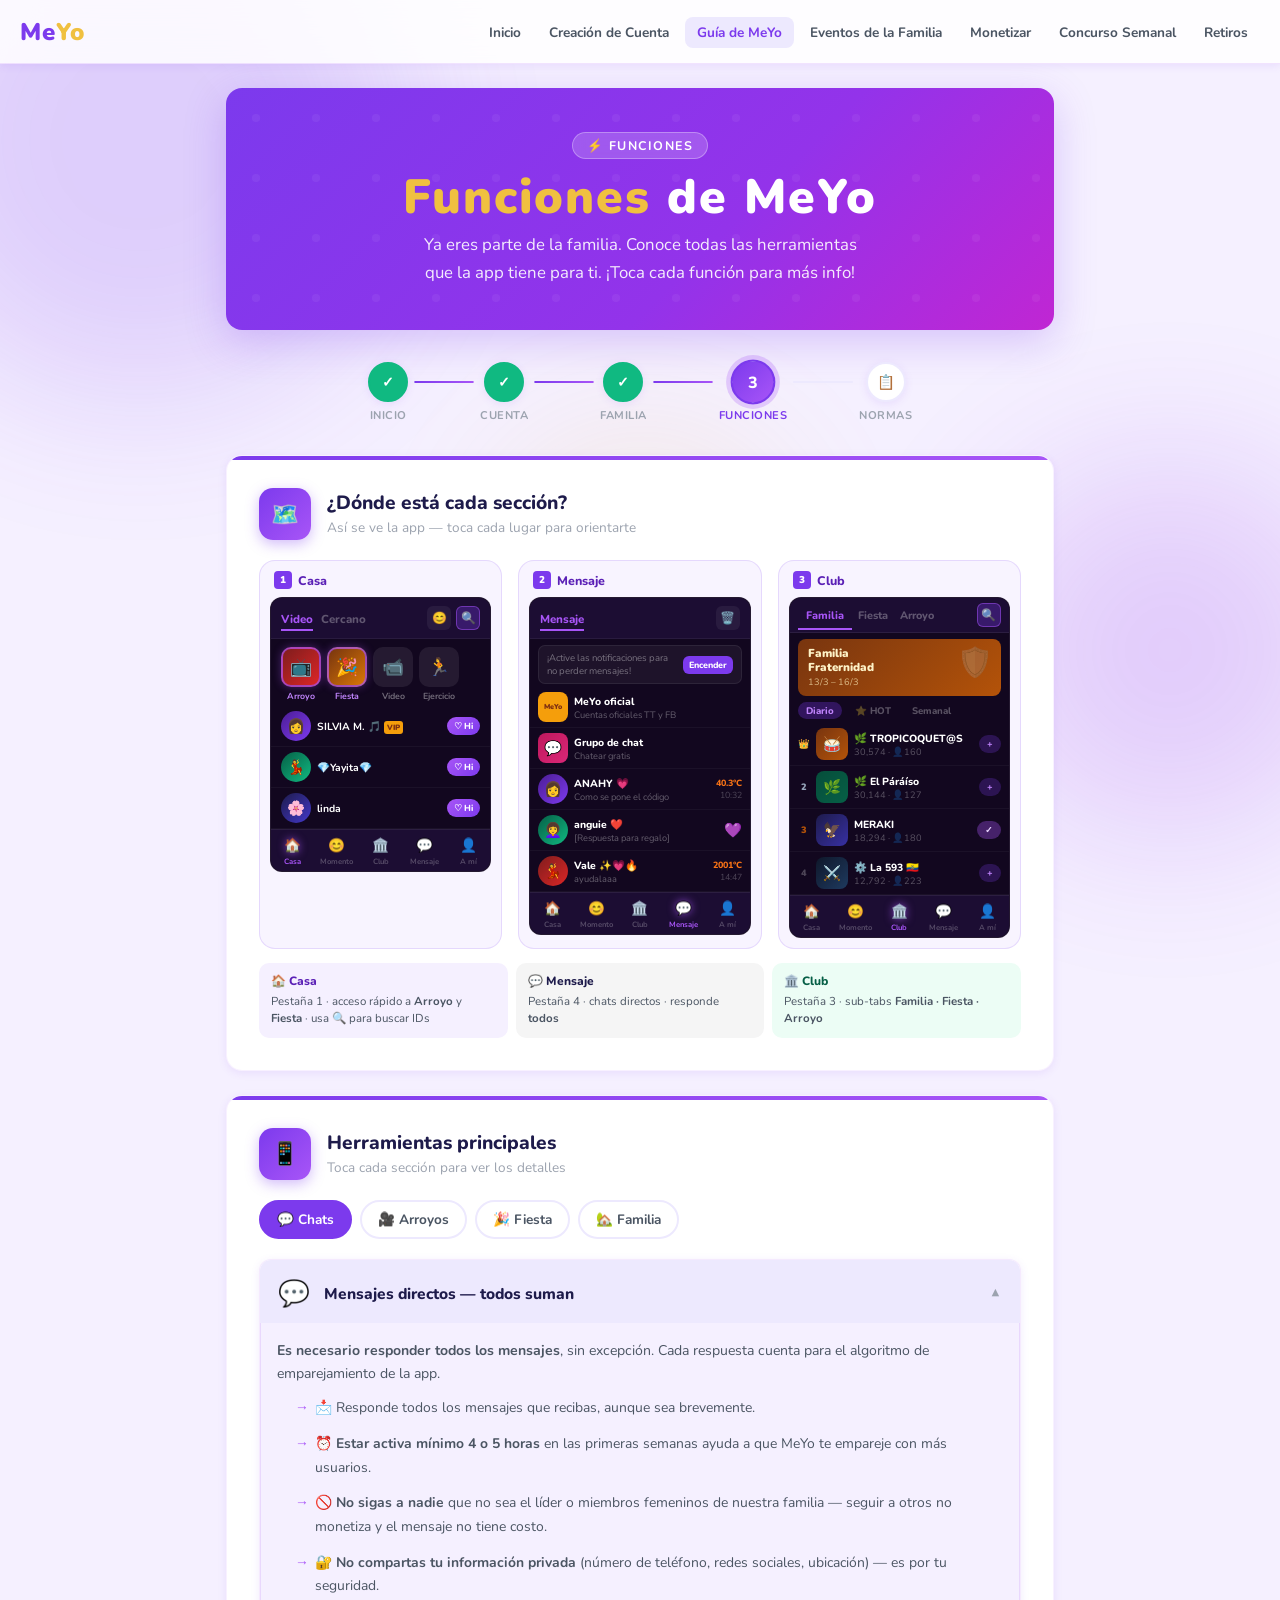
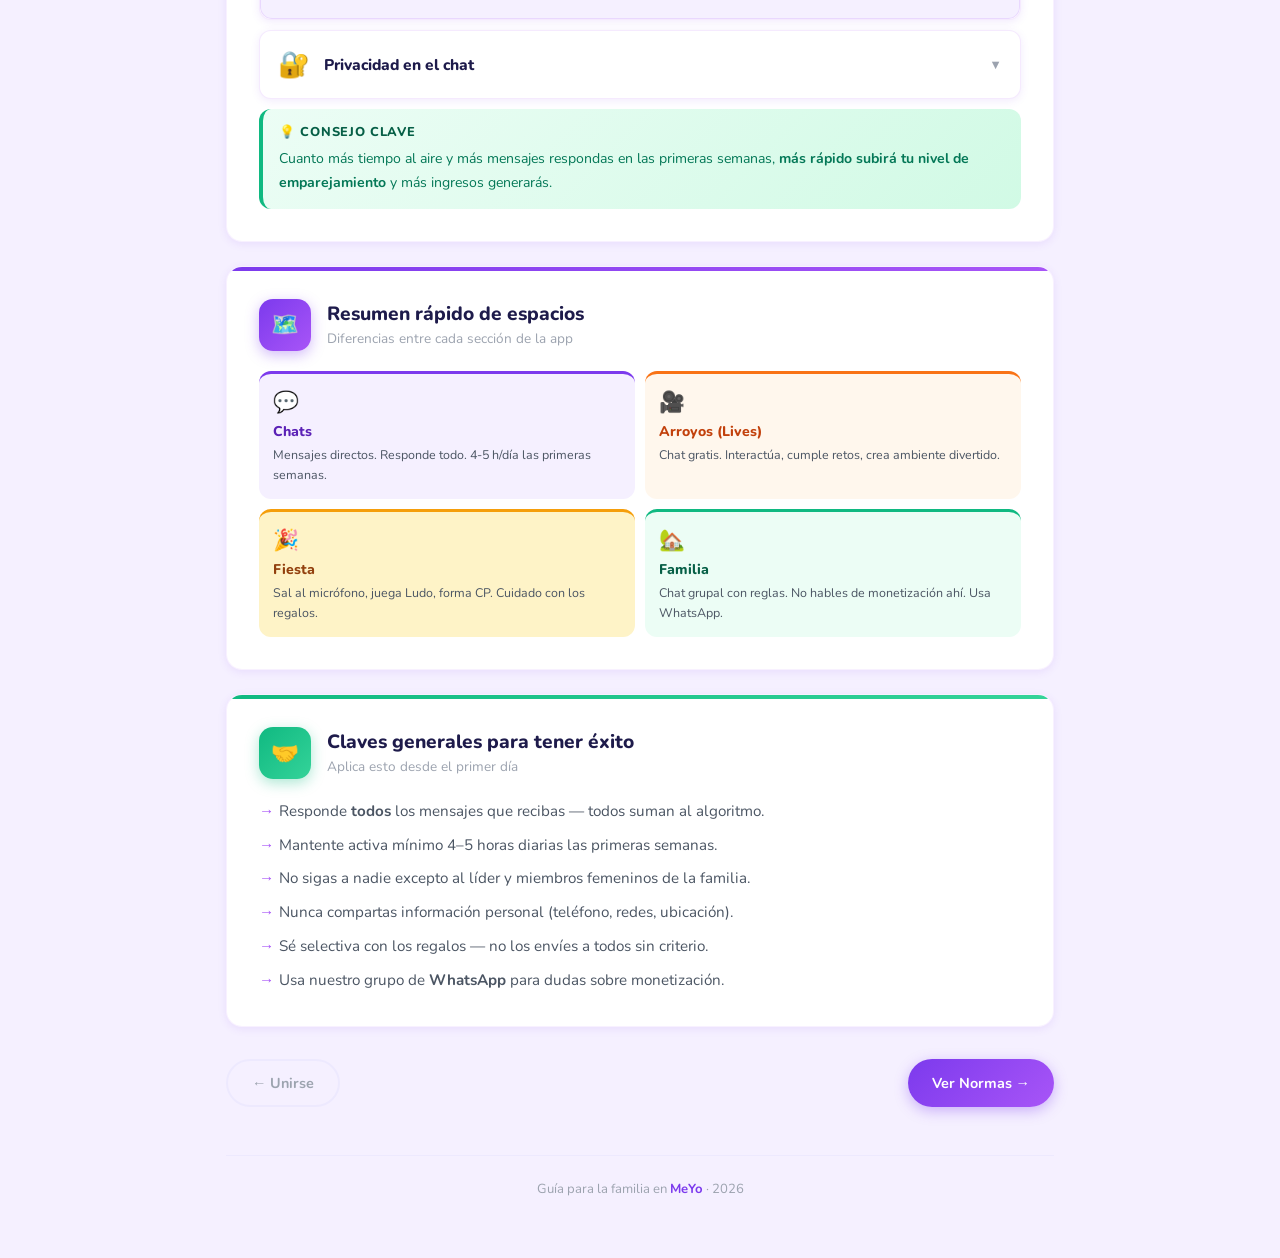
<file: paso3.html>
<!DOCTYPE html>
<html lang="es">
<head>
  <meta charset="UTF-8" />
  <meta name="viewport" content="width=device-width, initial-scale=1.0" />
  <title>Paso 3: Funcionalidades – MeYo Familia</title>
  <link rel="stylesheet" href="css/styles.css" />
  <style>
    .feature-detail {
      display: none;
      background: var(--purple-soft);
      border-radius: 0 0 12px 12px;
      padding: 16px;
      margin-top: -4px;
      border: 1px solid rgba(168,85,247,.15);
      border-top: none;
    }
    .feature-detail.show { display: block; }
    .feature-detail p {
      font-size: .88rem !important;
      color: var(--text-mid) !important;
      line-height: 1.7 !important;
      margin: 0 !important;
    }
    .feature-detail ul {
      margin-top: 10px;
      padding-left: 18px;
    }
    .feature-detail ul li {
      font-size: .87rem;
      color: var(--text-mid);
      line-height: 1.7;
      margin-bottom: 4px;
    }

    .feature-card-expand {
      background: var(--white);
      border-radius: 12px;
      margin-bottom: 10px;
      border: 1px solid rgba(168,85,247,.12);
      overflow: hidden;
      box-shadow: var(--shadow-sm);
      transition: box-shadow var(--transition);
    }
    .feature-card-expand:hover { box-shadow: var(--shadow-md); }

    .feature-card-header {
      display: flex;
      align-items: center;
      gap: 14px;
      padding: 16px 18px;
      cursor: pointer;
      transition: background var(--transition);
      user-select: none;
    }
    .feature-card-header:hover { background: var(--purple-soft); }
    .feature-card-expand.open .feature-card-header { background: var(--purple-mist); }

    .fch-icon  { font-size: 1.6rem; flex-shrink: 0; }
    .fch-title { font-size: .97rem; font-weight: 800; color: var(--text-dark); flex: 1; }
    .fch-arrow { font-size: .8rem; color: var(--text-light); transition: transform var(--transition); }
    .feature-card-expand.open .fch-arrow { transform: rotate(180deg); }

    /* ── phone mocks ── */
    .phone-mocks-row{
      display:grid;grid-template-columns:repeat(3,1fr);gap:16px;
      margin-top:4px;
    }
    @media(max-width:620px){.phone-mocks-row{grid-template-columns:1fr;gap:12px;}}
    .pm-wrap{
      border-radius:16px;overflow:hidden;
      border:1.5px solid rgba(124,58,237,.15);
      background:#f8f4ff;
    }
    .pm-label{
      padding:10px 14px 8px;
      font-size:.78rem;font-weight:800;color:var(--purple-dark);
      display:flex;align-items:center;gap:6px;
    }
    .pm-label .pml-badge{
      font-size:.62rem;font-weight:900;background:var(--purple);color:white;
      border-radius:4px;padding:2px 6px;
    }
    .pm-phone{
      margin:0 10px 10px;
      background:#12071f;border-radius:12px;overflow:hidden;
      border:1px solid rgba(255,255,255,.08);
    }
    .pm-topbar{
      background:#1c0d33;padding:8px 10px;
      display:flex;align-items:center;justify-content:space-between;
      border-bottom:1px solid rgba(255,255,255,.06);
    }
    .pm-tab-on{font-size:.72rem;font-weight:800;color:#a855f7;border-bottom:2px solid #a855f7;padding-bottom:2px;}
    .pm-tab-off{font-size:.72rem;font-weight:800;color:rgba(255,255,255,.3);margin-left:8px;}
    .pm-icons{display:flex;gap:5px;}
    .pm-icon{
      width:24px;height:24px;border-radius:6px;
      background:rgba(255,255,255,.06);
      display:flex;align-items:center;justify-content:center;font-size:.75rem;
    }
    .pm-icon.hl{background:rgba(124,58,237,.3);border:1.5px solid rgba(168,85,247,.5);}
    .pm-shortcuts{display:flex;gap:6px;padding:8px 10px 4px;overflow-x:hidden;}
    .pm-sh{
      display:flex;flex-direction:column;align-items:center;gap:3px;flex-shrink:0;
    }
    .pm-sh-icon{
      width:40px;height:40px;border-radius:10px;
      display:flex;align-items:center;justify-content:center;font-size:1.1rem;
    }
    .pm-sh-icon.hl{border:2px solid rgba(168,85,247,.7);box-shadow:0 0 8px rgba(168,85,247,.35);}
    .pm-sh-label{font-size:.55rem;color:rgba(255,255,255,.4);font-weight:700;}
    .pm-sh-label.hl{color:#c084fc;}
    .pm-urow{
      display:flex;align-items:center;gap:6px;
      padding:5px 10px;border-bottom:1px solid rgba(255,255,255,.04);
    }
    .pm-urow:last-child{border-bottom:none;}
    .pm-uava{width:30px;height:30px;border-radius:50%;display:flex;align-items:center;justify-content:center;font-size:.9rem;flex-shrink:0;}
    .pm-uname{font-size:.65rem;font-weight:700;color:white;flex:1;white-space:nowrap;overflow:hidden;text-overflow:ellipsis;}
    .pm-hi{background:linear-gradient(135deg,#a855f7,#7c3aed);color:white;font-size:.55rem;font-weight:800;border-radius:20px;padding:3px 7px;flex-shrink:0;}
    .pm-notif{margin:6px 8px 3px;background:rgba(255,255,255,.05);border-radius:7px;border:1px solid rgba(255,255,255,.07);padding:6px 8px;display:flex;align-items:center;gap:6px;}
    .pm-notif-text{font-size:.6rem;color:rgba(255,255,255,.4);flex:1;line-height:1.3;}
    .pm-notif-btn{background:#7c3aed;color:white;font-size:.56rem;font-weight:800;border-radius:6px;padding:3px 6px;flex-shrink:0;}
    .pm-mrow{
      display:flex;align-items:center;gap:6px;
      padding:5px 8px;border-bottom:1px solid rgba(255,255,255,.04);
    }
    .pm-mrow:last-child{border-bottom:none;}
    .pm-mava{width:30px;height:30px;border-radius:8px;display:flex;align-items:center;justify-content:center;font-size:.9rem;flex-shrink:0;}
    .pm-minfo{flex:1;min-width:0;}
    .pm-mname{font-size:.65rem;font-weight:800;color:white;white-space:nowrap;overflow:hidden;text-overflow:ellipsis;}
    .pm-mlast{font-size:.58rem;color:rgba(255,255,255,.35);white-space:nowrap;overflow:hidden;text-overflow:ellipsis;}
    .pm-mtemp{font-size:.56rem;font-weight:800;color:#f97316;text-align:right;}
    .pm-mtime{font-size:.55rem;color:rgba(255,255,255,.25);text-align:right;}
    .pm-ctab{
      background:#1c0d33;display:flex;align-items:center;
      border-bottom:1px solid rgba(255,255,255,.07);padding:0 8px;
    }
    .pm-ctab-on{font-size:.68rem;font-weight:800;color:#a855f7;padding:7px 8px 5px;border-bottom:2px solid #a855f7;}
    .pm-ctab-off{font-size:.68rem;font-weight:800;color:rgba(255,255,255,.3);padding:7px 6px 5px;}
    .pm-evbanner{
      margin:6px 8px 4px;border-radius:8px;padding:8px 10px;
      background:linear-gradient(135deg,#78350f,#b45309);
      position:relative;overflow:hidden;
    }
    .pm-evtitle{font-size:.72rem;font-weight:900;color:#fef3c7;line-height:1.2;}
    .pm-evdate{font-size:.58rem;color:rgba(255,239,186,.7);margin-top:1px;}
    .pm-chips{display:flex;gap:5px;padding:2px 8px 4px;overflow-x:hidden;}
    .pm-chip{font-size:.6rem;font-weight:800;color:rgba(255,255,255,.3);padding:2px 8px;border-radius:20px;white-space:nowrap;}
    .pm-chip.on{background:rgba(124,58,237,.3);color:#c084fc;}
    .pm-frow{
      display:flex;align-items:center;gap:6px;
      padding:5px 8px;border-bottom:1px solid rgba(255,255,255,.04);
    }
    .pm-frow:last-child{border-bottom:none;}
    .pm-frank{width:12px;font-size:.58rem;font-weight:900;color:rgba(255,255,255,.25);text-align:center;flex-shrink:0;}
    .pm-frank.g{color:#f59e0b;}.pm-frank.s{color:#94a3b8;}.pm-frank.b{color:#b45309;}
    .pm-fcover{width:32px;height:32px;border-radius:8px;flex-shrink:0;display:flex;align-items:center;justify-content:center;font-size:.9rem;}
    .pm-fname{font-size:.65rem;font-weight:800;color:white;white-space:nowrap;overflow:hidden;text-overflow:ellipsis;flex:1;}
    .pm-fval{font-size:.58rem;color:rgba(255,255,255,.3);}
    .pm-fjoin{background:rgba(124,58,237,.25);color:#c084fc;font-size:.58rem;font-weight:800;border-radius:12px;padding:3px 8px;white-space:nowrap;flex-shrink:0;}
    .pm-bnav{
      background:#1c0d33;border-top:1px solid rgba(255,255,255,.07);
      display:flex;padding:6px 0 4px;
    }
    .pm-bn{flex:1;display:flex;flex-direction:column;align-items:center;gap:1px;}
    .pm-bn-ic{font-size:.85rem;}
    .pm-bn-tx{font-size:.48rem;color:rgba(255,255,255,.25);font-weight:700;}
    .pm-bn.on .pm-bn-tx{color:#a855f7;}
    .pm-bn.on .pm-bn-ic{filter:drop-shadow(0 0 4px rgba(168,85,247,.7));}
    .pm-meyo{width:30px;height:30px;border-radius:8px;background:#f59e0b;display:flex;align-items:center;justify-content:center;font-size:.45rem;font-weight:900;color:#7c2d12;flex-shrink:0;}

    .tab-bar {
      display: flex;
      gap: 8px;
      margin-bottom: 20px;
      flex-wrap: wrap;
    }
    .tab-btn {
      border: 2px solid var(--purple-mist);
      background: var(--white);
      color: var(--text-mid);
      padding: 8px 16px;
      border-radius: 999px;
      font-size: .85rem;
      font-weight: 700;
      cursor: pointer;
      font-family: inherit;
      transition: all var(--transition);
    }
    .tab-btn:hover { border-color: var(--purple-light); color: var(--purple); }
    .tab-btn.active {
      background: var(--purple);
      border-color: var(--purple);
      color: var(--white);
    }
    .tab-panel { display: none; }
    .tab-panel.active { display: block; }
  </style>
</head>
<body>

  <div class="bg-blob bg-blob-1"></div>
  <div class="bg-blob bg-blob-2"></div>
  <div class="bg-blob bg-blob-3"></div>

  <nav class="navbar">
    <a href="index.html" class="navbar-logo">Me<span>Yo</span></a>
    <button class="hamburger" id="hamburger" aria-label="Menú">
      <span></span><span></span><span></span>
    </button>
    <ul class="navbar-links" id="nav-links">
      <li><a href="index.html">Inicio</a></li>
      <li><a href="paso1.html">Creación de Cuenta</a></li>
      <li><a href="paso3.html">Guía de MeYo</a></li>
      <li><a href="familia-actividades.html">Eventos de la Familia</a></li>
      <li><a href="monetizar.html">Monetizar</a></li>
      <li><a href="concurso-semanal.html">Concurso Semanal</a></li>
      <li><a href="retiros.html">Retiros</a></li>
    </ul>
  </nav>

  <div class="page-wrapper">

    <div class="hero animate-in">
      <div class="hero-badge">⚡ Funciones</div>
      <div class="hero-logo"><span>Funciones</span> de MeYo</div>
      <p>Ya eres parte de la familia. Conoce todas las herramientas<br />
         que la app tiene para ti. ¡Toca cada función para más info!</p>
    </div>

    <!-- Progress Bar -->
    <div class="progress-bar animate-in">
      <a href="bienvenida.html" class="progress-step done">
        <div class="progress-circle">✓</div>
        <span class="progress-label">Inicio</span>
      </a>
      <div class="progress-line"></div>
      <a href="paso1.html" class="progress-step done">
        <div class="progress-circle">✓</div>
        <span class="progress-label">Cuenta</span>
      </a>
      <div class="progress-line"></div>
      <a href="paso2.html" class="progress-step done">
        <div class="progress-circle">✓</div>
        <span class="progress-label">Familia</span>
      </a>
      <div class="progress-line"></div>
      <a href="paso3.html" class="progress-step active">
        <div class="progress-circle">3</div>
        <span class="progress-label">Funciones</span>
      </a>
      <div class="progress-line"></div>
      <a href="normas.html" class="progress-step">
        <div class="progress-circle">📋</div>
        <span class="progress-label">Normas</span>
      </a>
    </div>

    <!-- Dónde está cada sección en la app -->
    <div class="card animate-in">
      <div class="card-header">
        <div class="step-badge">🗺️</div>
        <div>
          <div class="card-title">¿Dónde está cada sección?</div>
          <div class="card-subtitle">Así se ve la app — toca cada lugar para orientarte</div>
        </div>
      </div>

      <div class="phone-mocks-row">

        <!-- CASA -->
        <div class="pm-wrap">
          <div class="pm-label"><span class="pml-badge">1</span> Casa</div>
          <div class="pm-phone">
            <div class="pm-topbar">
              <div><span class="pm-tab-on">Video</span><span class="pm-tab-off">Cercano</span></div>
              <div class="pm-icons">
                <div class="pm-icon">😊</div>
                <div class="pm-icon hl">🔍</div>
              </div>
            </div>
            <div class="pm-shortcuts">
              <div class="pm-sh">
                <div class="pm-sh-icon hl" style="background:linear-gradient(135deg,#7f1d1d,#dc2626);">📺</div>
                <div class="pm-sh-label hl">Arroyo</div>
              </div>
              <div class="pm-sh">
                <div class="pm-sh-icon hl" style="background:linear-gradient(135deg,#78350f,#d97706);">🎉</div>
                <div class="pm-sh-label hl">Fiesta</div>
              </div>
              <div class="pm-sh">
                <div class="pm-sh-icon" style="background:rgba(255,255,255,.08);">📹</div>
                <div class="pm-sh-label">Video</div>
              </div>
              <div class="pm-sh">
                <div class="pm-sh-icon" style="background:rgba(255,255,255,.08);">🏃</div>
                <div class="pm-sh-label">Ejercicio</div>
              </div>
            </div>
            <div class="pm-urow">
              <div class="pm-uava" style="background:linear-gradient(135deg,#4c1d95,#7c3aed);">👩</div>
              <div class="pm-uname">SILVIA M. 🎵 <span style="background:#f59e0b;color:#7c2d12;font-size:.48rem;font-weight:900;border-radius:3px;padding:1px 3px;">VIP</span></div>
              <div class="pm-hi">♡ Hi</div>
            </div>
            <div class="pm-urow">
              <div class="pm-uava" style="background:linear-gradient(135deg,#065f46,#10b981);">💃</div>
              <div class="pm-uname">💎Yayita💎</div>
              <div class="pm-hi">♡ Hi</div>
            </div>
            <div class="pm-urow">
              <div class="pm-uava" style="background:linear-gradient(135deg,#1e1b4b,#4338ca);">🌸</div>
              <div class="pm-uname">linda</div>
              <div class="pm-hi">♡ Hi</div>
            </div>
            <div class="pm-bnav">
              <div class="pm-bn on"><div class="pm-bn-ic">🏠</div><div class="pm-bn-tx">Casa</div></div>
              <div class="pm-bn"><div class="pm-bn-ic">😊</div><div class="pm-bn-tx">Momento</div></div>
              <div class="pm-bn"><div class="pm-bn-ic">🏛️</div><div class="pm-bn-tx">Club</div></div>
              <div class="pm-bn"><div class="pm-bn-ic">💬</div><div class="pm-bn-tx">Mensaje</div></div>
              <div class="pm-bn"><div class="pm-bn-ic">👤</div><div class="pm-bn-tx">A mí</div></div>
            </div>
          </div>
        </div>

        <!-- MENSAJE -->
        <div class="pm-wrap">
          <div class="pm-label"><span class="pml-badge">2</span> Mensaje</div>
          <div class="pm-phone">
            <div class="pm-topbar">
              <div><span class="pm-tab-on">Mensaje</span></div>
              <div class="pm-icons"><div class="pm-icon">🗑️</div></div>
            </div>
            <div class="pm-notif">
              <div class="pm-notif-text">¡Active las notificaciones para no perder mensajes!</div>
              <div class="pm-notif-btn">Encender</div>
            </div>
            <div class="pm-mrow">
              <div class="pm-meyo">MeYo</div>
              <div class="pm-minfo"><div class="pm-mname">MeYo oficial</div><div class="pm-mlast">Cuentas oficiales TT y FB</div></div>
            </div>
            <div class="pm-mrow">
              <div class="pm-mava" style="background:linear-gradient(135deg,#be185d,#db2777);">💬</div>
              <div class="pm-minfo"><div class="pm-mname">Grupo de chat</div><div class="pm-mlast">Chatear gratis</div></div>
            </div>
            <div class="pm-mrow">
              <div class="pm-mava" style="background:linear-gradient(135deg,#4c1d95,#7c3aed);border-radius:50%;">👩</div>
              <div class="pm-minfo"><div class="pm-mname">ANAHY 💗</div><div class="pm-mlast">Como se pone el código</div></div>
              <div><div class="pm-mtemp">40.3°C</div><div class="pm-mtime">10:32</div></div>
            </div>
            <div class="pm-mrow">
              <div class="pm-mava" style="background:linear-gradient(135deg,#065f46,#10b981);border-radius:50%;">👩‍🦱</div>
              <div class="pm-minfo"><div class="pm-mname">anguie ❤️</div><div class="pm-mlast">[Respuesta para regalo]</div></div>
              <div style="font-size:.9rem;">💜</div>
            </div>
            <div class="pm-mrow">
              <div class="pm-mava" style="background:linear-gradient(135deg,#7f1d1d,#dc2626);border-radius:50%;">💃</div>
              <div class="pm-minfo"><div class="pm-mname">Vale ✨💗🔥</div><div class="pm-mlast">ayudalaaa</div></div>
              <div><div class="pm-mtemp">2001°C</div><div class="pm-mtime">14:47</div></div>
            </div>
            <div class="pm-bnav">
              <div class="pm-bn"><div class="pm-bn-ic">🏠</div><div class="pm-bn-tx">Casa</div></div>
              <div class="pm-bn"><div class="pm-bn-ic">😊</div><div class="pm-bn-tx">Momento</div></div>
              <div class="pm-bn"><div class="pm-bn-ic">🏛️</div><div class="pm-bn-tx">Club</div></div>
              <div class="pm-bn on"><div class="pm-bn-ic">💬</div><div class="pm-bn-tx">Mensaje</div></div>
              <div class="pm-bn"><div class="pm-bn-ic">👤</div><div class="pm-bn-tx">A mí</div></div>
            </div>
          </div>
        </div>

        <!-- CLUB -->
        <div class="pm-wrap">
          <div class="pm-label"><span class="pml-badge">3</span> Club</div>
          <div class="pm-phone">
            <div class="pm-ctab">
              <div style="display:flex;flex:1;">
                <div class="pm-ctab-on">Familia</div>
                <div class="pm-ctab-off">Fiesta</div>
                <div class="pm-ctab-off">Arroyo</div>
              </div>
              <div class="pm-icons" style="padding:5px 0;"><div class="pm-icon hl">🔍</div></div>
            </div>
            <div class="pm-evbanner">
              <div class="pm-evtitle">Familia<br/>Fraternidad</div>
              <div class="pm-evdate">13/3 – 16/3</div>
              <div style="position:absolute;right:8px;top:4px;font-size:1.8rem;opacity:.2;">🛡️</div>
            </div>
            <div class="pm-chips">
              <div class="pm-chip on">Diario</div>
              <div class="pm-chip">⭐ HOT</div>
              <div class="pm-chip">Semanal</div>
            </div>
            <div class="pm-frow">
              <div class="pm-frank g">👑</div>
              <div class="pm-fcover" style="background:linear-gradient(135deg,#78350f,#b45309);">🥁</div>
              <div style="flex:1;min-width:0;"><div class="pm-fname">🌿 TROPICOQUET@S</div><div class="pm-fval">30,574 · 👤160</div></div>
              <div class="pm-fjoin">+</div>
            </div>
            <div class="pm-frow">
              <div class="pm-frank s">2</div>
              <div class="pm-fcover" style="background:linear-gradient(135deg,#064e3b,#065f46);">🌿</div>
              <div style="flex:1;min-width:0;"><div class="pm-fname">🌿 El Páráíso</div><div class="pm-fval">30,144 · 👤127</div></div>
              <div class="pm-fjoin">+</div>
            </div>
            <div class="pm-frow">
              <div class="pm-frank b">3</div>
              <div class="pm-fcover" style="background:linear-gradient(135deg,#1e1b4b,#3730a3);">🦅</div>
              <div style="flex:1;min-width:0;"><div class="pm-fname">MERAKI</div><div class="pm-fval">18,294 · 👤180</div></div>
              <div class="pm-fjoin" style="background:rgba(168,85,247,.35);color:#e9d5ff;">✓</div>
            </div>
            <div class="pm-frow">
              <div class="pm-frank">4</div>
              <div class="pm-fcover" style="background:linear-gradient(135deg,#0f172a,#1e3a5f);">⚔️</div>
              <div style="flex:1;min-width:0;"><div class="pm-fname">⚙️ La 593 🇪🇨</div><div class="pm-fval">12,792 · 👤223</div></div>
              <div class="pm-fjoin">+</div>
            </div>
            <div class="pm-bnav">
              <div class="pm-bn"><div class="pm-bn-ic">🏠</div><div class="pm-bn-tx">Casa</div></div>
              <div class="pm-bn"><div class="pm-bn-ic">😊</div><div class="pm-bn-tx">Momento</div></div>
              <div class="pm-bn on"><div class="pm-bn-ic">🏛️</div><div class="pm-bn-tx">Club</div></div>
              <div class="pm-bn"><div class="pm-bn-ic">💬</div><div class="pm-bn-tx">Mensaje</div></div>
              <div class="pm-bn"><div class="pm-bn-ic">👤</div><div class="pm-bn-tx">A mí</div></div>
            </div>
          </div>
        </div>

      </div><!-- /phone-mocks-row -->

      <!-- leyenda rápida -->
      <div style="display:grid;grid-template-columns:1fr 1fr 1fr;gap:8px;margin-top:14px;">
        <div style="background:var(--purple-soft);border-radius:10px;padding:10px 12px;">
          <div style="font-size:.75rem;font-weight:800;color:var(--purple-dark);margin-bottom:4px;">🏠 Casa</div>
          <div style="font-size:.72rem;color:var(--text-mid);line-height:1.5;">Pestaña 1 · acceso rápido a <strong>Arroyo</strong> y <strong>Fiesta</strong> · usa 🔍 para buscar IDs</div>
        </div>
        <div style="background:#f5f5f5;border-radius:10px;padding:10px 12px;">
          <div style="font-size:.75rem;font-weight:800;color:#1e1b4b;margin-bottom:4px;">💬 Mensaje</div>
          <div style="font-size:.72rem;color:var(--text-mid);line-height:1.5;">Pestaña 4 · chats directos · responde <strong>todos</strong></div>
        </div>
        <div style="background:#ecfdf5;border-radius:10px;padding:10px 12px;">
          <div style="font-size:.75rem;font-weight:800;color:#065f46;margin-bottom:4px;">🏛️ Club</div>
          <div style="font-size:.72rem;color:var(--text-mid);line-height:1.5;">Pestaña 3 · sub-tabs <strong>Familia · Fiesta · Arroyo</strong></div>
        </div>
      </div>
    </div>

    <!-- Tabs -->
    <div class="card animate-in">
      <div class="card-header">
        <div class="step-badge">📱</div>
        <div>
          <div class="card-title">Herramientas principales</div>
          <div class="card-subtitle">Toca cada sección para ver los detalles</div>
        </div>
      </div>

      <div class="tab-bar">
        <button class="tab-btn active" data-tab="chats">💬 Chats</button>
        <button class="tab-btn" data-tab="arroyos">🎥 Arroyos</button>
        <button class="tab-btn" data-tab="fiesta">🎉 Fiesta</button>
        <button class="tab-btn" data-tab="familia">🏡 Familia</button>
      </div>

      <!-- Tab: Chats -->
      <div class="tab-panel active" id="tab-chats">

        <div class="feature-card-expand open">
          <div class="feature-card-header">
            <span class="fch-icon">💬</span>
            <span class="fch-title">Mensajes directos — todos suman</span>
            <span class="fch-arrow">▼</span>
          </div>
          <div class="feature-detail show">
            <p><strong>Es necesario responder todos los mensajes</strong>, sin excepción. Cada respuesta cuenta para el algoritmo de emparejamiento de la app.</p>
            <ul>
              <li>📩 Responde todos los mensajes que recibas, aunque sea brevemente.</li>
              <li>⏰ <strong>Estar activa mínimo 4 o 5 horas</strong> en las primeras semanas ayuda a que MeYo te empareje con más usuarios.</li>
              <li>🚫 <strong>No sigas a nadie</strong> que no sea el líder o miembros femeninos de nuestra familia — seguir a otros no monetiza y el mensaje no tiene costo.</li>
              <li>🔐 <strong>No compartas tu información privada</strong> (número de teléfono, redes sociales, ubicación) — es por tu seguridad.</li>
            </ul>
          </div>
        </div>

        <div class="feature-card-expand">
          <div class="feature-card-header">
            <span class="fch-icon">🔐</span>
            <span class="fch-title">Privacidad en el chat</span>
            <span class="fch-arrow">▼</span>
          </div>
          <div class="feature-detail">
            <p>Tu seguridad es lo primero. Mantén siempre el contacto dentro de la app.</p>
            <ul>
              <li>No compartas número de WhatsApp, Instagram ni otras redes sociales con desconocidos.</li>
              <li>No respondas solicitudes de reuniones presenciales ni envíos de dinero.</li>
              <li>Si alguien te molesta o acosa, bloquéalo y repórtalo a un administrador.</li>
              <li>Recuerda: <strong>la app es el espacio seguro</strong>, todo fuera de ella queda fuera de nuestra responsabilidad.</li>
            </ul>
          </div>
        </div>

        <!-- Tip visual -->
        <div style="background:linear-gradient(135deg,#ecfdf5,#d1fae5);border-radius:12px;padding:14px 16px;border-left:4px solid var(--green);margin-top:8px;">
          <div style="font-size:.8rem;font-weight:800;color:#065f46;text-transform:uppercase;letter-spacing:.7px;margin-bottom:6px;">💡 Consejo clave</div>
          <div style="font-size:.88rem;color:#047857;line-height:1.7;">Cuanto más tiempo al aire y más mensajes respondas en las primeras semanas, <strong>más rápido subirá tu nivel de emparejamiento</strong> y más ingresos generarás.</div>
        </div>
      </div>

      <!-- Tab: Arroyos (Lives) -->
      <div class="tab-panel" id="tab-arroyos">

        <div class="feature-card-expand open">
          <div class="feature-card-header">
            <span class="fch-icon">🎥</span>
            <span class="fch-title">¿Qué son los Arroyos?</span>
            <span class="fch-arrow">▼</span>
          </div>
          <div class="feature-detail show">
            <p>Los <strong>Arroyos</strong> son los <strong>lives (transmisiones en vivo)</strong> de MeYo. Puedes verlos o transmitir el tuyo.</p>
            <ul>
              <li>💬 <strong>El chat en arroyos es gratis</strong> — escribe sin costo para interactuar.</li>
              <li>🤝 <strong>Interactúa con los usuarios</strong> para ganar audiencia y que el algoritmo te recomiende.</li>
              <li>🏆 <strong>Usa las funciones de arroyo</strong> para cumplir retos y ganar regalos virtuales.</li>
              <li>🎭 <strong>Conecta con la audiencia</strong> y crea un ambiente divertido — eso atrae más gente y más regalos.</li>
            </ul>
          </div>
        </div>

        <div class="feature-card-expand">
          <div class="feature-card-header">
            <span class="fch-icon">🔍</span>
            <span class="fch-title">Buscar IDs en los lives</span>
            <span class="fch-arrow">▼</span>
          </div>
          <div class="feature-detail">
            <p>En muchos lives y salas de fiesta los usuarios <strong>comparten su ID</strong> para que llegue más gente (airdrops, eventos, etc.).</p>
            <ul>
              <li>En la pantalla de <strong>Casa</strong>, toca el ícono 🔍 de la esquina superior derecha.</li>
              <li>Escribe el ID que viste en el live y toca el botón de buscar.</li>
              <li>Desde el perfil podrás unirte al arroyo, enviar "Hi" o seguir a esa persona.</li>
              <li>💡 Muchos streamers comparten su ID porque tienen <strong>airdrops</strong> y quieren más audiencia.</li>
            </ul>
            <!-- Mini mock -->
            <div style="margin-top:10px;background:#1a0a2e;border-radius:10px;padding:10px 14px;display:flex;justify-content:space-between;align-items:center;max-width:300px;">
              <span style="font-size:.82rem;color:white;font-weight:700;">Video &nbsp;<span style="color:#a855f7;border-bottom:2px solid #a855f7;">Cercano</span></span>
              <div style="display:flex;gap:8px;align-items:center;">
                <span style="opacity:.4;font-size:1rem;">📷</span>
                <span style="opacity:.4;font-size:1rem;">↩️</span>
                <div style="background:#3b1f6e;border-radius:7px;padding:5px 7px;border:1.5px solid #7c3aed;"><span style="font-size:.95rem;">🔍</span></div>
              </div>
            </div>
          </div>
        </div>

        <div style="background:linear-gradient(135deg,#fef3c7,#fde68a20);border-radius:12px;padding:14px 16px;border-left:4px solid #f59e0b;margin-top:8px;">
          <div style="font-size:.8rem;font-weight:800;color:#78350f;text-transform:uppercase;letter-spacing:.7px;margin-bottom:6px;">⭐ Lo que más funciona</div>
          <div style="font-size:.88rem;color:#92400e;line-height:1.7;">Habla, sé espontánea, usa el nombre de quienes escriben en el chat — eso hace que la gente se quede más tiempo y envíe regalos.</div>
        </div>
      </div>

      <!-- Tab: Fiesta -->
      <div class="tab-panel" id="tab-fiesta">

        <div class="feature-card-expand open">
          <div class="feature-card-header">
            <span class="fch-icon">🎉</span>
            <span class="fch-title">Las salas de Fiesta</span>
            <span class="fch-arrow">▼</span>
          </div>
          <div class="feature-detail show">
            <p>Las <strong>Fiestas</strong> son salas grupales donde puedes socializar, jugar y ganar regalos.</p>
            <ul>
              <li>💬 <strong>El chat es gratis</strong> — escribe sin ningún costo.</li>
              <li>🎤 <strong>Solicita subir a un micrófono</strong> para poder socializar y realizar tareas o retos.</li>
              <li>💝 <strong>Puedes enviar regalos especiales</strong> para formar CP (Pareja de Fiesta) con alguien.</li>
              <li>🎲 <strong>Puedes jugar Ludo</strong> (parchís simple) con otros usuarios de la sala.</li>
            </ul>
          </div>
        </div>

        <div class="feature-card-expand">
          <div class="feature-card-header">
            <span class="fch-icon">⚠️</span>
            <span class="fch-title">Cuidado con los regalos en Fiesta</span>
            <span class="fch-arrow">▼</span>
          </div>
          <div class="feature-detail">
            <p>Los regalos consumen tus monedas. <strong>No los envíes a todos</strong> — elige a quién vale la pena apoyar.</p>
            <ul>
              <li>🎯 Selecciona a personas que interactúan contigo o que te generan buenos retornos.</li>
              <li>💸 Evita gastar en personas que no te devuelven atención o regalos.</li>
              <li>💡 Recuerda: los regalos son una inversión social — úsalos con estrategia.</li>
            </ul>
          </div>
        </div>

        <div class="feature-card-expand">
          <div class="feature-card-header">
            <span class="fch-icon">🔍</span>
            <span class="fch-title">Buscar IDs compartidos en las fiestas</span>
            <span class="fch-arrow">▼</span>
          </div>
          <div class="feature-detail">
            <p>Al igual que en los arroyos, en las salas de fiesta también se comparten IDs para atraer más participantes.</p>
            <ul>
              <li>Desde <strong>Casa</strong> → ícono 🔍 (esquina superior derecha), escribe el ID.</li>
              <li>Úsalo para entrar a fiestas con <strong>airdrops</strong> (cajitas de regalos aleatorios).</li>
              <li>Participar en fiestas con airdrops es una buena forma de ganar diamantes sin costo.</li>
            </ul>
          </div>
        </div>
      </div>

      <!-- Tab: Familia -->
      <div class="tab-panel" id="tab-familia">

        <div class="feature-card-expand open">
          <div class="feature-card-header">
            <span class="fch-icon">🏡</span>
            <span class="fch-title">¿Qué es la Familia en MeYo?</span>
            <span class="fch-arrow">▼</span>
          </div>
          <div class="feature-detail show">
            <p>La <strong>Familia</strong> es el grupo central al que perteneces en MeYo — como una comunidad con sus propias reglas, eventos y espacio.</p>
            <ul>
              <li>👥 Es un <strong>chat grupal</strong> — sigue siempre las reglas del grupo.</li>
              <li>💬 <strong>El chat es gratis</strong> — puedes escribir sin ningún costo.</li>
              <li>🎤 Suelen tener <strong>micrófonos</strong> activos para que puedas socializar con voz.</li>
              <li>🎊 Tienen <strong>muchos tipos de eventos</strong> — retos, celebraciones, rankings, etc.</li>
              <li>🔒 <strong>Solo puedes pertenecer a una familia</strong> a la vez.</li>
              <li>👀 Puedes <strong>visitar otras familias</strong> si tienen el modo visitante activado.</li>
              <li>🎁 Puedes encontrar <strong>airdrops</strong> (cajitas de regalos aleatorios) dentro de la sala.</li>
            </ul>
          </div>
        </div>

        <div class="feature-card-expand">
          <div class="feature-card-header">
            <span class="fch-icon">⚠️</span>
            <span class="fch-title">Cuidado con los regalos en la Familia</span>
            <span class="fch-arrow">▼</span>
          </div>
          <div class="feature-detail">
            <p>Al igual que en Fiesta, cada regalo que envías <strong>consume tus monedas</strong>. Sé selectiva.</p>
            <ul>
              <li>🎯 <strong>No envíes regalos a todos</strong> — selecciona a las personas con quienes tienes mejor relación.</li>
              <li>💰 Los regalos masivos agotan tu saldo rápidamente sin garantizar retorno.</li>
              <li>📊 Prioriza a quienes te generan interacciones o que también te envían regalos.</li>
            </ul>
          </div>
        </div>

        <!-- Alerta importante -->
        <div style="background:linear-gradient(135deg,rgba(239,68,68,.12),rgba(127,29,29,.08));border:2px solid rgba(239,68,68,.4);border-radius:12px;padding:16px;margin-top:8px;">
          <div style="display:flex;align-items:flex-start;gap:12px;">
            <span style="font-size:1.6rem;flex-shrink:0;">🚨</span>
            <div>
              <div style="font-size:.88rem;font-weight:800;color:#dc2626;margin-bottom:6px;">OJO — Muy importante</div>
              <div style="font-size:.86rem;color:#7f1d1d;line-height:1.7;"><strong>No hables sobre temas de monetización en la sala de la familia.</strong><br/>Preguntas sobre ganancias, diamantes, retiros o estrategias de negocio pueden llamar la atención y provocar expulsiones.<br/><br/>Para esas dudas, <strong>usa nuestro grupo de WhatsApp</strong> — ahí puedes preguntar con total libertad. 💬</div>
            </div>
          </div>
        </div>

        <!-- Enlace a guía detallada de actividades -->
        <a href="familia-actividades.html" style="display:flex;align-items:center;gap:14px;background:linear-gradient(135deg,#5b21b6,#7c3aed);border-radius:12px;padding:14px 18px;margin-top:10px;text-decoration:none;">
          <span style="font-size:1.8rem;flex-shrink:0;">🧚</span>
          <div style="flex:1;">
            <div style="font-size:.9rem;font-weight:900;color:white;margin-bottom:2px;">Ver guía completa de actividades</div>
            <div style="font-size:.76rem;color:rgba(255,255,255,.65);">Sesión diaria, Cocodrilo, Fiesta de Cupido, Estampillas y más →</div>
          </div>
          <span style="font-size:1.1rem;color:rgba(255,255,255,.6);">›</span>
        </a>
      </div>

    </div>

    <!-- Resumen visual de los 4 espacios -->
    <div class="card animate-in">
      <div class="card-header">
        <div class="step-badge">🗺️</div>
        <div>
          <div class="card-title">Resumen rápido de espacios</div>
          <div class="card-subtitle">Diferencias entre cada sección de la app</div>
        </div>
      </div>
      <div style="display:grid;grid-template-columns:1fr 1fr;gap:10px;">
        <div style="background:var(--purple-soft);border-radius:12px;padding:14px;border-top:3px solid var(--purple);">
          <div style="font-size:1.3rem;margin-bottom:6px;">💬</div>
          <div style="font-size:.88rem;font-weight:800;color:var(--purple-dark);margin-bottom:4px;">Chats</div>
          <div style="font-size:.78rem;color:var(--text-mid);line-height:1.6;">Mensajes directos. Responde todo. 4-5 h/día las primeras semanas.</div>
        </div>
        <div style="background:#fff7ed;border-radius:12px;padding:14px;border-top:3px solid #f97316;">
          <div style="font-size:1.3rem;margin-bottom:6px;">🎥</div>
          <div style="font-size:.88rem;font-weight:800;color:#c2410c;margin-bottom:4px;">Arroyos (Lives)</div>
          <div style="font-size:.78rem;color:var(--text-mid);line-height:1.6;">Chat gratis. Interactúa, cumple retos, crea ambiente divertido.</div>
        </div>
        <div style="background:#fef3c7;border-radius:12px;padding:14px;border-top:3px solid #f59e0b;">
          <div style="font-size:1.3rem;margin-bottom:6px;">🎉</div>
          <div style="font-size:.88rem;font-weight:800;color:#92400e;margin-bottom:4px;">Fiesta</div>
          <div style="font-size:.78rem;color:var(--text-mid);line-height:1.6;">Sal al micrófono, juega Ludo, forma CP. Cuidado con los regalos.</div>
        </div>
        <div style="background:#ecfdf5;border-radius:12px;padding:14px;border-top:3px solid var(--green);">
          <div style="font-size:1.3rem;margin-bottom:6px;">🏡</div>
          <div style="font-size:.88rem;font-weight:800;color:#065f46;margin-bottom:4px;">Familia</div>
          <div style="font-size:.78rem;color:var(--text-mid);line-height:1.6;">Chat grupal con reglas. No hables de monetización ahí. Usa WhatsApp.</div>
        </div>
      </div>
    </div>

    <!-- Tip de interacción -->
    <div class="card animate-in green">
      <div class="card-header">
        <div class="step-badge green">🤝</div>
        <div>
          <div class="card-title">Claves generales para tener éxito</div>
          <div class="card-subtitle">Aplica esto desde el primer día</div>
        </div>
      </div>
      <ul>
        <li>Responde <strong>todos</strong> los mensajes que recibas — todos suman al algoritmo.</li>
        <li>Mantente activa mínimo 4–5 horas diarias las primeras semanas.</li>
        <li>No sigas a nadie excepto al líder y miembros femeninos de la familia.</li>
        <li>Nunca compartas información personal (teléfono, redes, ubicación).</li>
        <li>Sé selectiva con los regalos — no los envíes a todos sin criterio.</li>
        <li>Usa nuestro grupo de <strong>WhatsApp</strong> para dudas sobre monetización.</li>
      </ul>
    </div>

    <div class="nav-buttons animate-in">
      <a href="paso2.html" class="btn btn-ghost">← Unirse</a>
      <a href="normas.html" class="btn btn-primary">Ver Normas →</a>
    </div>

    <footer class="page-footer">
      <p>Guía para la familia en <strong>MeYo</strong> · 2026</p>
    </footer>
  </div>

  <div id="toast" class="toast"></div>
  <script src="js/main.js"></script>
  <script>
    // Tabs
    document.querySelectorAll('.tab-btn').forEach(btn => {
      btn.addEventListener('click', () => {
        document.querySelectorAll('.tab-btn').forEach(b => b.classList.remove('active'));
        document.querySelectorAll('.tab-panel').forEach(p => p.classList.remove('active'));
        btn.classList.add('active');
        document.getElementById('tab-' + btn.dataset.tab).classList.add('active');
      });
    });

    // Expandable feature cards (independent of accordion in main.js)
    document.querySelectorAll('.feature-card-header').forEach(header => {
      header.addEventListener('click', () => {
        const card   = header.closest('.feature-card-expand');
        const detail = card.querySelector('.feature-detail');
        const isOpen = card.classList.contains('open');
        card.classList.toggle('open', !isOpen);
        detail.classList.toggle('show', !isOpen);
      });
    });
  </script>
</body>
</html>
</file>
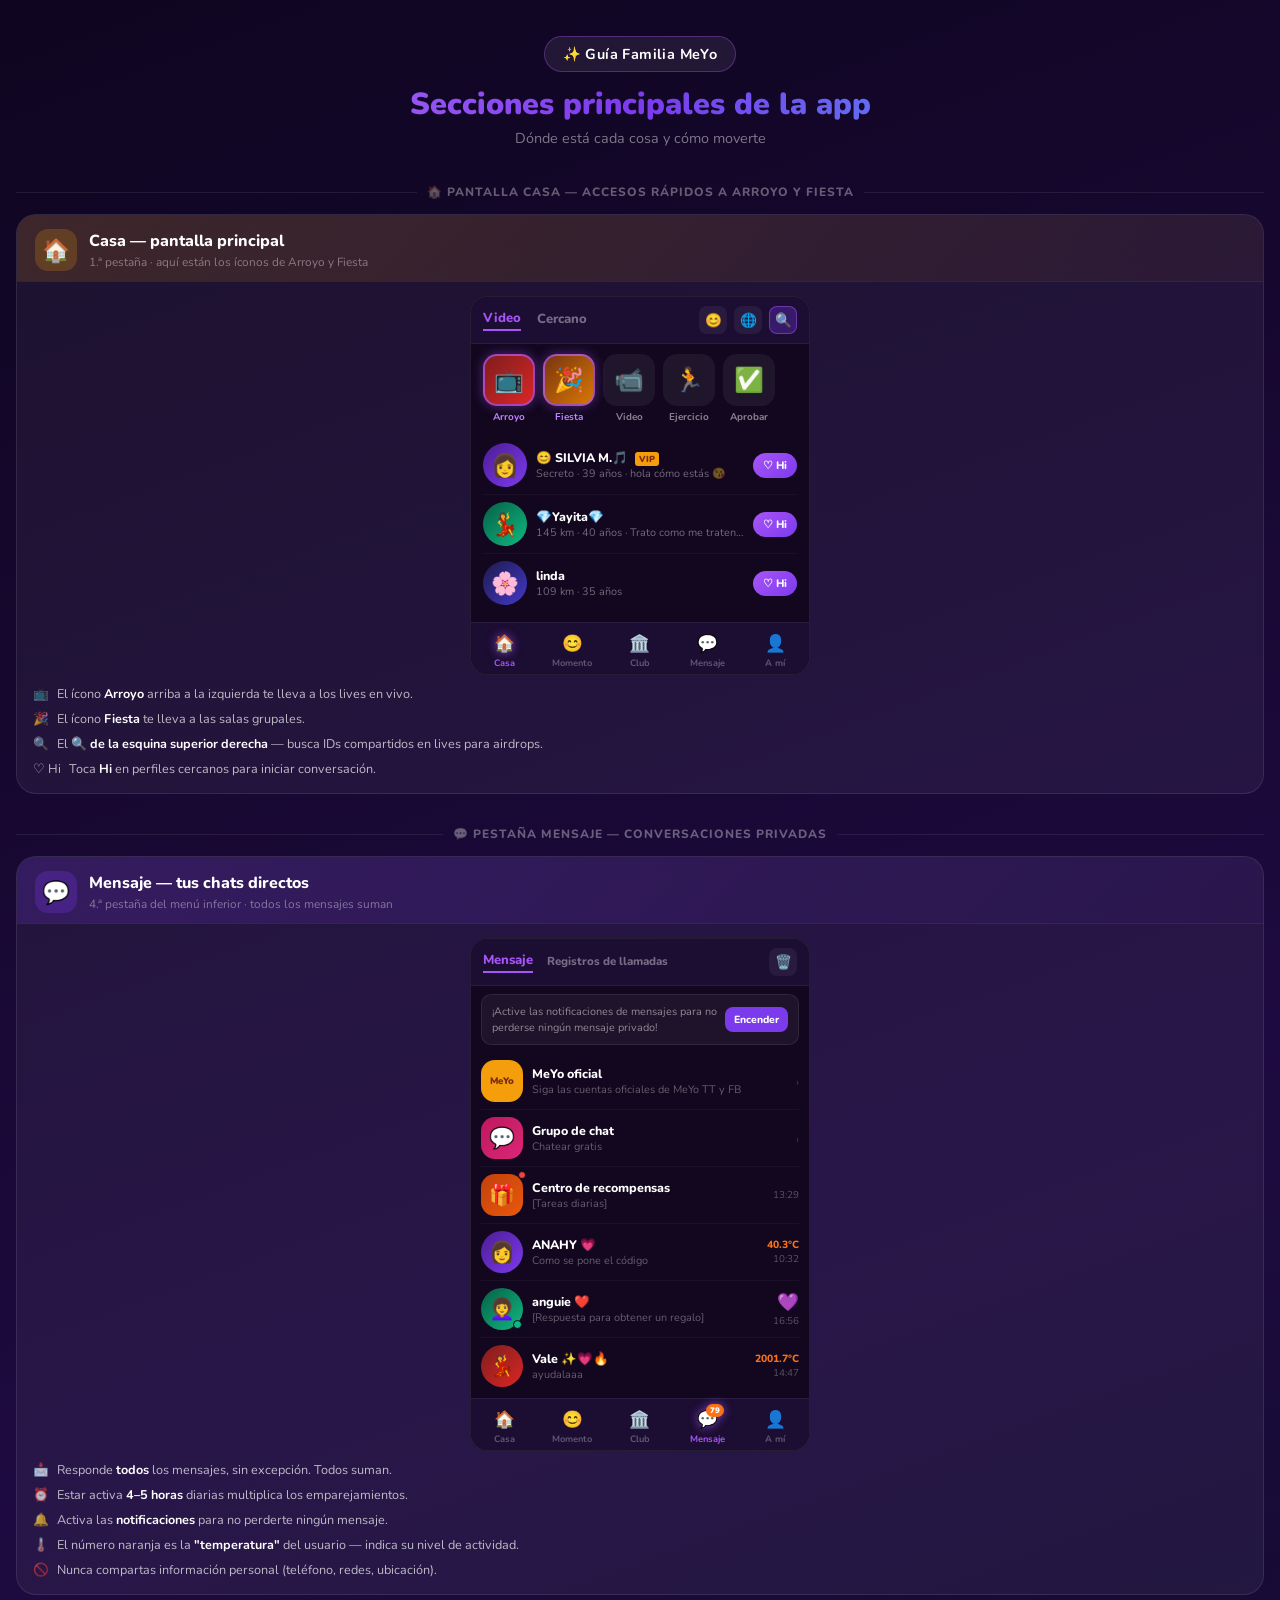
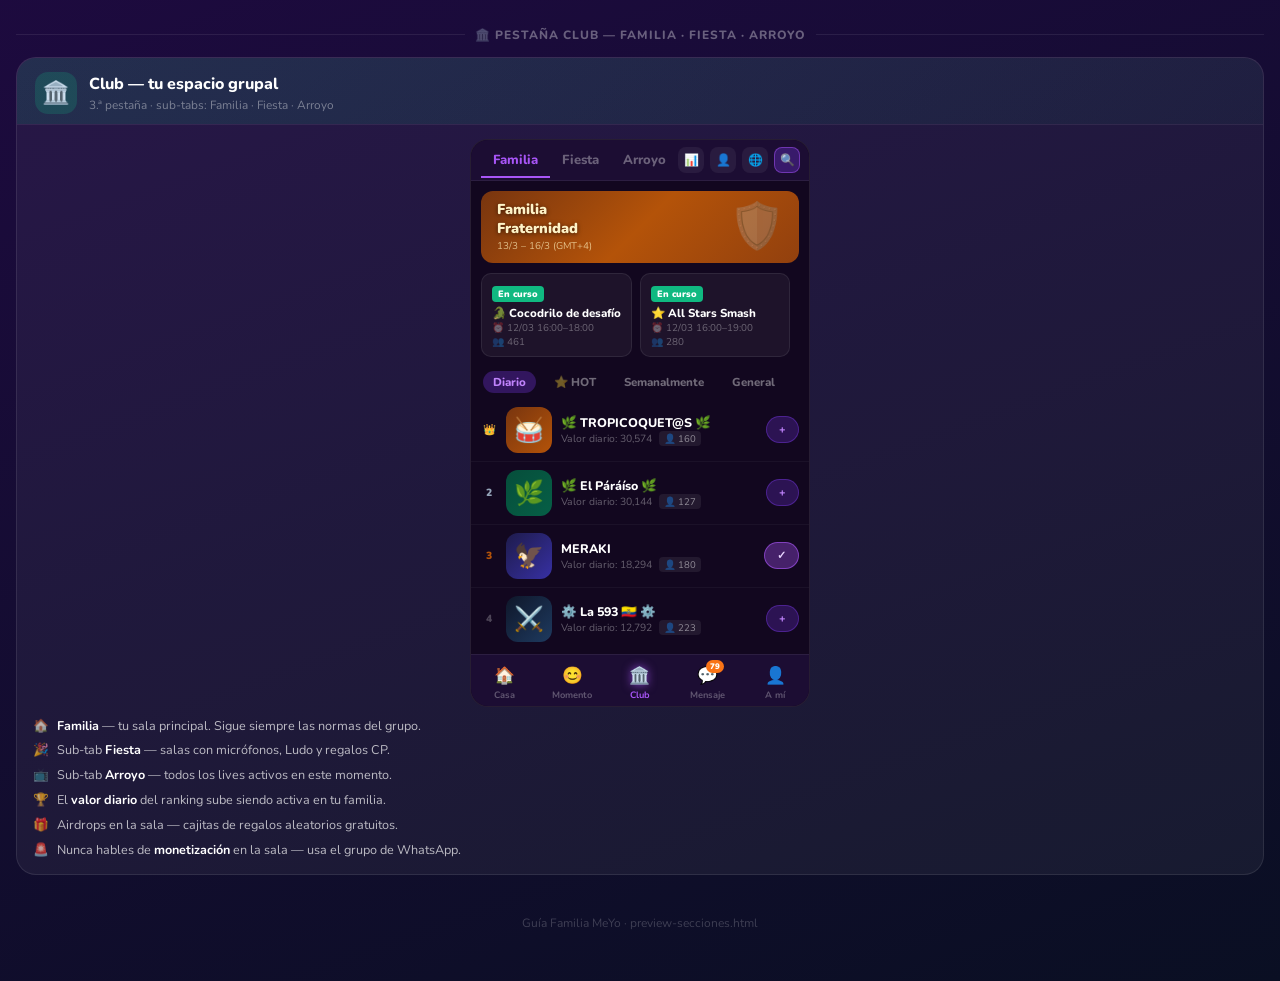
<file: preview-secciones.html>
<!DOCTYPE html>
<html lang="es">
<head>
  <meta charset="UTF-8"/>
  <meta name="viewport" content="width=device-width, initial-scale=1.0"/>
  <title>Secciones MeYo — Guía Familia</title>
  <link href="https://fonts.googleapis.com/css2?family=Nunito:wght@400;600;700;800;900&display=swap" rel="stylesheet"/>
  <style>
    :root{
      --purple:#7c3aed;--purple-dark:#5b21b6;--purple-light:#a855f7;
      --purple-soft:#f5f0ff;--gold:#f0c040;--green:#10b981;--orange:#f97316;
      --nav-bg:#1a0a2e;--card-bg:#22123a;--bg:#130826;
    }
    *{box-sizing:border-box;margin:0;padding:0;}
    body{
      font-family:'Nunito',sans-serif;
      background:linear-gradient(160deg,#0f0520 0%,#1e0a40 50%,#0a0f23 100%);
      min-height:100vh;padding:36px 16px 50px;
    }
    .page-header{text-align:center;margin-bottom:36px;}
    .logo-badge{
      display:inline-flex;align-items:center;gap:8px;
      background:rgba(255,255,255,.07);border:1.5px solid rgba(168,85,247,.35);
      border-radius:50px;padding:7px 18px;margin-bottom:14px;
    }
    .logo-badge strong{color:white;font-size:.9rem;letter-spacing:.4px;}
    .page-header h1{
      font-size:1.9rem;font-weight:900;
      background:linear-gradient(90deg,#c084fc,#7c3aed,#38bdf8);
      -webkit-background-clip:text;-webkit-text-fill-color:transparent;
      line-height:1.2;margin-bottom:6px;
    }
    .page-header p{color:rgba(255,255,255,.45);font-size:.9rem;}
    .sec-label{
      display:flex;align-items:center;gap:10px;
      color:rgba(255,255,255,.35);font-size:.75rem;font-weight:800;letter-spacing:1px;
      text-transform:uppercase;margin:32px 0 14px;
    }
    .sec-label::before,.sec-label::after{content:'';flex:1;height:1px;background:rgba(255,255,255,.08);}
    .grid-1{display:grid;grid-template-columns:1fr;gap:20px;}
    .wrap-card{
      background:rgba(255,255,255,.05);
      border:1.5px solid rgba(255,255,255,.09);
      border-radius:20px;overflow:hidden;
    }
    .wrap-header{padding:14px 18px 10px;display:flex;align-items:center;gap:12px;}
    .wrap-icon{
      width:42px;height:42px;border-radius:13px;
      display:flex;align-items:center;justify-content:center;font-size:1.4rem;flex-shrink:0;
    }
    .wrap-title{font-size:1rem;font-weight:800;color:white;}
    .wrap-sub{font-size:.74rem;color:rgba(255,255,255,.4);margin-top:2px;}
    .wrap-divider{height:1px;background:rgba(255,255,255,.07);}
    .phone{
      margin:14px 16px 0;
      background:#12071f;border-radius:18px;overflow:hidden;
      border:1.5px solid rgba(255,255,255,.09);
      max-width:340px;margin-left:auto;margin-right:auto;
    }
    .topbar{
      background:#1c0d33;padding:9px 12px;
      display:flex;align-items:center;justify-content:space-between;
      border-bottom:1px solid rgba(255,255,255,.06);
    }
    .tb-left{display:flex;align-items:center;gap:6px;}
    .tb-tab{font-size:.82rem;font-weight:800;color:rgba(255,255,255,.4);padding-bottom:2px;}
    .tb-tab.on{color:#a855f7;border-bottom:2px solid #a855f7;}
    .tb-right{display:flex;gap:7px;align-items:center;}
    .tb-btn{
      width:28px;height:28px;border-radius:8px;
      background:rgba(255,255,255,.06);
      display:flex;align-items:center;justify-content:center;font-size:.85rem;
    }
    .tb-btn.hl{background:rgba(124,58,237,.3);border:1.5px solid rgba(168,85,247,.5);}
    .pbody{padding:10px 12px;}

    /* ── BOTTOM NAV ── */
    .bnav{background:#1c0d33;border-top:1px solid rgba(255,255,255,.07);display:flex;padding:9px 0 5px;}
    .bn{flex:1;display:flex;flex-direction:column;align-items:center;gap:2px;}
    .bn-ic{font-size:1.05rem;position:relative;}
    .bn-tx{font-size:.58rem;color:rgba(255,255,255,.3);font-weight:700;}
    .bn.on .bn-tx{color:#a855f7;}
    .bn.on .bn-ic{filter:drop-shadow(0 0 5px rgba(168,85,247,.7));}
    .bn-badge{position:absolute;top:-4px;right:-6px;background:#f97316;color:white;font-size:.5rem;font-weight:900;border-radius:20px;padding:1px 4px;min-width:14px;text-align:center;}
    /* tips */
    .tips{padding:10px 16px 14px;display:flex;flex-direction:column;gap:6px;}
    .tip{display:flex;gap:8px;font-size:.79rem;color:rgba(255,255,255,.7);line-height:1.5;align-items:flex-start;}
    .tip .em{flex-shrink:0;}
    .tip strong{color:white;}
    /* shortcuts */
    .shortcuts{display:flex;gap:8px;padding:10px 12px 8px;overflow-x:auto;}
    .sh{display:flex;flex-direction:column;align-items:center;gap:4px;flex-shrink:0;}
    .sh-icon{width:52px;height:52px;border-radius:14px;display:flex;align-items:center;justify-content:center;font-size:1.5rem;}
    .sh-label{font-size:.62rem;color:rgba(255,255,255,.5);font-weight:700;}
    .sh.hl .sh-icon{border:2px solid rgba(168,85,247,.7);box-shadow:0 0 12px rgba(168,85,247,.4);}
    .sh.hl .sh-label{color:#c084fc;}
    /* user rows */
    .urow{display:flex;align-items:center;gap:9px;padding:7px 0;border-bottom:1px solid rgba(255,255,255,.04);}
    .urow:last-child{border-bottom:none;}
    .uava{width:44px;height:44px;border-radius:50%;flex-shrink:0;display:flex;align-items:center;justify-content:center;font-size:1.4rem;}
    .uinfo{flex:1;min-width:0;}
    .uname{font-size:.78rem;font-weight:800;color:white;white-space:nowrap;overflow:hidden;text-overflow:ellipsis;}
    .udesc{font-size:.68rem;color:rgba(255,255,255,.4);white-space:nowrap;overflow:hidden;text-overflow:ellipsis;}
    .hi-btn{background:linear-gradient(135deg,#a855f7,#7c3aed);color:white;font-size:.68rem;font-weight:800;border-radius:20px;padding:5px 10px;white-space:nowrap;flex-shrink:0;}
    .vip-tag{background:#f59e0b;color:#7c2d12;font-size:.55rem;font-weight:900;border-radius:3px;padding:1px 4px;margin-left:4px;}
    /* mensaje screen */
    .notif-banner{margin:8px 10px 4px;background:rgba(255,255,255,.05);border-radius:10px;border:1px solid rgba(255,255,255,.08);padding:9px 10px;display:flex;align-items:center;gap:8px;}
    .notif-text{font-size:.68rem;color:rgba(255,255,255,.5);flex:1;line-height:1.4;}
    .notif-btn{background:#7c3aed;color:white;font-size:.65rem;font-weight:800;border-radius:8px;padding:5px 9px;white-space:nowrap;flex-shrink:0;}
    .msg-row{display:flex;align-items:center;gap:9px;padding:7px 0;border-bottom:1px solid rgba(255,255,255,.04);}
    .msg-row:last-child{border-bottom:none;}
    .msg-ava{width:42px;height:42px;border-radius:14px;flex-shrink:0;display:flex;align-items:center;justify-content:center;font-size:1.3rem;position:relative;}
    .msg-online{position:absolute;bottom:1px;right:1px;width:9px;height:9px;border-radius:50%;background:#10b981;border:1.5px solid #12071f;}
    .msg-info{flex:1;min-width:0;}
    .msg-name{font-size:.78rem;font-weight:800;color:white;white-space:nowrap;overflow:hidden;text-overflow:ellipsis;}
    .msg-last{font-size:.68rem;color:rgba(255,255,255,.35);white-space:nowrap;overflow:hidden;text-overflow:ellipsis;}
    .msg-meta{text-align:right;flex-shrink:0;}
    .msg-time{font-size:.62rem;color:rgba(255,255,255,.3);}
    .msg-temp{font-size:.65rem;font-weight:800;color:#f97316;}
    .meyo-logo{width:42px;height:42px;border-radius:14px;background:#f59e0b;display:flex;align-items:center;justify-content:center;font-size:.6rem;font-weight:900;color:#7c2d12;flex-shrink:0;}
    /* club screen */
    .club-tab{font-size:.82rem;font-weight:800;color:rgba(255,255,255,.35);padding:9px 12px 7px;border-bottom:2px solid transparent;flex-shrink:0;}
    .club-tab.on{color:#a855f7;border-color:#a855f7;}
    .event-banner{margin:10px 10px 6px;border-radius:12px;overflow:hidden;height:72px;background:linear-gradient(135deg,#78350f,#b45309,#92400e);display:flex;align-items:center;padding:0 16px;position:relative;}
    .event-banner-text{font-size:.9rem;font-weight:900;color:#fef3c7;text-shadow:0 1px 4px rgba(0,0,0,.6);z-index:1;line-height:1.3;}
    .event-chips{display:flex;gap:8px;padding:4px 10px 6px;overflow-x:auto;}
    .event-chip{background:rgba(255,255,255,.05);border:1px solid rgba(255,255,255,.08);border-radius:10px;padding:7px 10px;min-width:150px;flex-shrink:0;}
    .ec-badge{font-size:.58rem;font-weight:900;background:#10b981;color:white;border-radius:4px;padding:2px 6px;display:inline-block;margin-bottom:3px;}
    .ec-title{font-size:.72rem;font-weight:800;color:white;white-space:nowrap;overflow:hidden;text-overflow:ellipsis;}
    .ec-time,.ec-members{font-size:.62rem;color:rgba(255,255,255,.35);}
    .tab-chips{display:flex;gap:8px;padding:8px 12px 4px;overflow-x:auto;}
    .chip{font-size:.72rem;font-weight:800;color:rgba(255,255,255,.4);padding:3px 10px;border-radius:20px;white-space:nowrap;flex-shrink:0;}
    .chip.on{background:rgba(124,58,237,.3);color:#c084fc;}
    .fam-row{display:flex;align-items:center;gap:9px;padding:8px 10px;border-bottom:1px solid rgba(255,255,255,.04);}
    .fam-row:last-child{border-bottom:none;}
    .fam-rank{font-size:.65rem;font-weight:900;color:rgba(255,255,255,.25);width:16px;text-align:center;flex-shrink:0;}
    .fam-rank.gold{color:#f59e0b;}.fam-rank.silver{color:#94a3b8;}.fam-rank.bronze{color:#b45309;}
    .fam-cover{width:46px;height:46px;border-radius:12px;flex-shrink:0;display:flex;align-items:center;justify-content:center;font-size:1.5rem;}
    .fam-info{flex:1;min-width:0;}
    .fam-name{font-size:.78rem;font-weight:800;color:white;white-space:nowrap;overflow:hidden;text-overflow:ellipsis;}
    .fam-val{font-size:.65rem;color:rgba(255,255,255,.35);}
    .fam-members{font-size:.6rem;background:rgba(255,255,255,.07);color:rgba(255,255,255,.5);border-radius:4px;padding:1px 5px;display:inline-block;margin-left:4px;}
    .fam-join{background:rgba(124,58,237,.25);color:#c084fc;font-size:.68rem;font-weight:800;border-radius:20px;padding:5px 12px;white-space:nowrap;flex-shrink:0;border:1px solid rgba(124,58,237,.4);}
    /* themes */
    .theme-casa .wrap-header{background:linear-gradient(135deg,rgba(245,158,11,.15),rgba(217,119,6,.05));}
    .theme-casa .wrap-icon{background:rgba(245,158,11,.2);}
    .theme-msg  .wrap-header{background:linear-gradient(135deg,rgba(124,58,237,.2),rgba(91,33,182,.05));}
    .theme-msg  .wrap-icon{background:rgba(124,58,237,.25);}
    .theme-club .wrap-header{background:linear-gradient(135deg,rgba(16,185,129,.15),rgba(5,150,105,.05));}
    .theme-club .wrap-icon{background:rgba(16,185,129,.2);}
    /* section label */
    .sec-label{display:flex;align-items:center;gap:10px;color:rgba(255,255,255,.35);font-size:.75rem;font-weight:800;letter-spacing:1px;text-transform:uppercase;margin:32px 0 14px;}
    .sec-label::before,.sec-label::after{content:'';flex:1;height:1px;background:rgba(255,255,255,.08);}
    .page-footer{text-align:center;margin-top:40px;color:rgba(255,255,255,.2);font-size:.75rem;}
  </style>
</head>
<body>

  <div class="page-header">
    <div class="logo-badge"><strong>✨ Guía Familia MeYo</strong></div>
    <h1>Secciones principales de la app</h1>
    <p>Dónde está cada cosa y cómo moverte</p>
  </div>

  <!-- ═══ 1 — CASA ═══ -->
  <div class="sec-label">🏠 Pantalla Casa — accesos rápidos a Arroyo y Fiesta</div>
  <div class="grid-1">
    <div class="wrap-card theme-casa">
      <div class="wrap-header">
        <div class="wrap-icon">🏠</div>
        <div>
          <div class="wrap-title">Casa — pantalla principal</div>
          <div class="wrap-sub">1.ª pestaña · aquí están los íconos de Arroyo y Fiesta</div>
        </div>
      </div>
      <div class="wrap-divider"></div>
      <div class="phone">
        <div class="topbar">
          <div class="tb-left">
            <span class="tb-tab on">Video</span>
            <span class="tb-tab" style="margin-left:10px;">Cercano</span>
          </div>
          <div class="tb-right">
            <div class="tb-btn">😊</div>
            <div class="tb-btn">🌐</div>
            <div class="tb-btn hl">🔍</div>
          </div>
        </div>
        <!-- shortcut row -->
        <div class="shortcuts">
          <div class="sh hl">
            <div class="sh-icon" style="background:linear-gradient(135deg,#7f1d1d,#dc2626);">📺</div>
            <div class="sh-label" style="color:#c084fc;">Arroyo</div>
          </div>
          <div class="sh hl">
            <div class="sh-icon" style="background:linear-gradient(135deg,#78350f,#d97706);">🎉</div>
            <div class="sh-label" style="color:#c084fc;">Fiesta</div>
          </div>
          <div class="sh">
            <div class="sh-icon" style="background:rgba(255,255,255,.06);">📹</div>
            <div class="sh-label">Video</div>
          </div>
          <div class="sh">
            <div class="sh-icon" style="background:rgba(255,255,255,.06);">🏃</div>
            <div class="sh-label">Ejercicio</div>
          </div>
          <div class="sh">
            <div class="sh-icon" style="background:rgba(255,255,255,.06);">✅</div>
            <div class="sh-label">Aprobar</div>
          </div>
        </div>
        <!-- user list -->
        <div class="pbody" style="padding-top:4px;">
          <div class="urow">
            <div class="uava" style="background:linear-gradient(135deg,#4c1d95,#7c3aed);">👩</div>
            <div class="uinfo">
              <div class="uname">😊 SILVIA M.🎵 <span class="vip-tag">VIP</span></div>
              <div class="udesc">Secreto · 39 años · hola cómo estás 😘</div>
            </div>
            <div class="hi-btn">♡ Hi</div>
          </div>
          <div class="urow">
            <div class="uava" style="background:linear-gradient(135deg,#065f46,#10b981);">💃</div>
            <div class="uinfo">
              <div class="uname">💎Yayita💎</div>
              <div class="udesc">145 km · 40 años · Trato como me traten 😄</div>
            </div>
            <div class="hi-btn">♡ Hi</div>
          </div>
          <div class="urow">
            <div class="uava" style="background:linear-gradient(135deg,#1e1b4b,#4338ca);">🌸</div>
            <div class="uinfo">
              <div class="uname">linda</div>
              <div class="udesc">109 km · 35 años</div>
            </div>
            <div class="hi-btn">♡ Hi</div>
          </div>
        </div>
        <div class="bnav">
          <div class="bn on"><div class="bn-ic">🏠</div><div class="bn-tx">Casa</div></div>
          <div class="bn"><div class="bn-ic">😊</div><div class="bn-tx">Momento</div></div>
          <div class="bn"><div class="bn-ic">🏛️</div><div class="bn-tx">Club</div></div>
          <div class="bn"><div class="bn-ic">💬</div><div class="bn-tx">Mensaje</div></div>
          <div class="bn"><div class="bn-ic">👤</div><div class="bn-tx">A mí</div></div>
        </div>
      </div>
      <div class="tips">
        <div class="tip"><span class="em">📺</span><span>El ícono <strong>Arroyo</strong> arriba a la izquierda te lleva a los lives en vivo.</span></div>
        <div class="tip"><span class="em">🎉</span><span>El ícono <strong>Fiesta</strong> te lleva a las salas grupales.</span></div>
        <div class="tip"><span class="em">🔍</span><span>El <strong>🔍 de la esquina superior derecha</strong> — busca IDs compartidos en lives para airdrops.</span></div>
        <div class="tip"><span class="em">♡ Hi</span><span>Toca <strong>Hi</strong> en perfiles cercanos para iniciar conversación.</span></div>
      </div>
    </div>
  </div>

  <!-- ═══ 2 — MENSAJE ═══ -->
  <div class="sec-label">💬 Pestaña Mensaje — conversaciones privadas</div>
  <div class="grid-1">
    <div class="wrap-card theme-msg">
      <div class="wrap-header">
        <div class="wrap-icon">💬</div>
        <div>
          <div class="wrap-title">Mensaje — tus chats directos</div>
          <div class="wrap-sub">4.ª pestaña del menú inferior · todos los mensajes suman</div>
        </div>
      </div>
      <div class="wrap-divider"></div>
      <div class="phone">
        <div class="topbar">
          <div class="tb-left">
            <span class="tb-tab on">Mensaje</span>
            <span class="tb-tab" style="margin-left:8px;font-size:.72rem;">Registros de llamadas</span>
          </div>
          <div class="tb-right"><div class="tb-btn">🗑️</div></div>
        </div>
        <!-- notification banner -->
        <div class="notif-banner">
          <div class="notif-text">¡Active las notificaciones de mensajes para no perderse ningún mensaje privado!</div>
          <div class="notif-btn">Encender</div>
        </div>
        <div class="pbody" style="padding:4px 10px;">
          <div class="msg-row">
            <div class="meyo-logo">MeYo</div>
            <div class="msg-info"><div class="msg-name">MeYo oficial</div><div class="msg-last">Siga las cuentas oficiales de MeYo TT y FB</div></div>
            <div class="msg-meta"><span style="font-size:.75rem;color:rgba(255,255,255,.2);">›</span></div>
          </div>
          <div class="msg-row">
            <div class="msg-ava" style="background:linear-gradient(135deg,#be185d,#db2777);">💬</div>
            <div class="msg-info"><div class="msg-name">Grupo de chat</div><div class="msg-last">Chatear gratis</div></div>
            <div class="msg-meta"><span style="font-size:.75rem;color:rgba(255,255,255,.2);">›</span></div>
          </div>
          <div class="msg-row">
            <div class="msg-ava" style="background:linear-gradient(135deg,#c2410c,#ea580c);position:relative;">
              🎁
              <div style="position:absolute;top:-3px;right:-3px;width:8px;height:8px;border-radius:50%;background:#ef4444;border:1.5px solid #12071f;"></div>
            </div>
            <div class="msg-info"><div class="msg-name">Centro de recompensas</div><div class="msg-last">[Tareas diarias]</div></div>
            <div class="msg-meta"><div class="msg-time">13:29</div></div>
          </div>
          <div class="msg-row">
            <div class="msg-ava" style="background:linear-gradient(135deg,#4c1d95,#7c3aed);border-radius:50%;">👩</div>
            <div class="msg-info"><div class="msg-name">ANAHY 💗</div><div class="msg-last">Como se pone el código</div></div>
            <div class="msg-meta"><div class="msg-temp">40.3°C</div><div class="msg-time">10:32</div></div>
          </div>
          <div class="msg-row">
            <div class="msg-ava" style="background:linear-gradient(135deg,#065f46,#10b981);border-radius:50%;">
              👩‍🦱
              <div class="msg-online"></div>
            </div>
            <div class="msg-info"><div class="msg-name">anguie ❤️</div><div class="msg-last">[Respuesta para obtener un regalo]</div></div>
            <div class="msg-meta"><div style="font-size:1.1rem;">💜</div><div class="msg-time">16:56</div></div>
          </div>
          <div class="msg-row">
            <div class="msg-ava" style="background:linear-gradient(135deg,#7f1d1d,#dc2626);border-radius:50%;">💃</div>
            <div class="msg-info"><div class="msg-name">Vale ✨💗🔥</div><div class="msg-last">ayudalaaa</div></div>
            <div class="msg-meta"><div class="msg-temp">2001.7°C</div><div class="msg-time">14:47</div></div>
          </div>
        </div>
        <div class="bnav">
          <div class="bn"><div class="bn-ic">🏠</div><div class="bn-tx">Casa</div></div>
          <div class="bn"><div class="bn-ic">😊</div><div class="bn-tx">Momento</div></div>
          <div class="bn"><div class="bn-ic">🏛️</div><div class="bn-tx">Club</div></div>
          <div class="bn on"><div class="bn-ic" style="position:relative;">💬<span class="bn-badge">79</span></div><div class="bn-tx">Mensaje</div></div>
          <div class="bn"><div class="bn-ic">👤</div><div class="bn-tx">A mí</div></div>
        </div>
      </div>
      <div class="tips">
        <div class="tip"><span class="em">📩</span><span>Responde <strong>todos</strong> los mensajes, sin excepción. Todos suman.</span></div>
        <div class="tip"><span class="em">⏰</span><span>Estar activa <strong>4–5 horas</strong> diarias multiplica los emparejamientos.</span></div>
        <div class="tip"><span class="em">🔔</span><span>Activa las <strong>notificaciones</strong> para no perderte ningún mensaje.</span></div>
        <div class="tip"><span class="em">🌡️</span><span>El número naranja es la <strong>"temperatura"</strong> del usuario — indica su nivel de actividad.</span></div>
        <div class="tip"><span class="em">🚫</span><span>Nunca compartas información personal (teléfono, redes, ubicación).</span></div>
      </div>
    </div>
  </div>

  <!-- ═══ 3 — CLUB (Familia · Fiesta · Arroyo) ═══ -->
  <div class="sec-label">🏛️ Pestaña Club — Familia · Fiesta · Arroyo</div>
  <div class="grid-1">
    <div class="wrap-card theme-club">
      <div class="wrap-header">
        <div class="wrap-icon">🏛️</div>
        <div>
          <div class="wrap-title">Club — tu espacio grupal</div>
          <div class="wrap-sub">3.ª pestaña · sub-tabs: Familia · Fiesta · Arroyo</div>
        </div>
      </div>
      <div class="wrap-divider"></div>
      <div class="phone">
        <!-- sub-nav Familia / Fiesta / Arroyo -->
        <div style="background:#1c0d33;display:flex;align-items:center;padding:0 10px;border-bottom:1px solid rgba(255,255,255,.07);">
          <div style="display:flex;flex:1;">
            <div class="club-tab on">Familia</div>
            <div class="club-tab">Fiesta</div>
            <div class="club-tab">Arroyo</div>
          </div>
          <div style="display:flex;gap:6px;padding:7px 0;">
            <div class="tb-btn" style="width:26px;height:26px;font-size:.75rem;">📊</div>
            <div class="tb-btn" style="width:26px;height:26px;font-size:.75rem;">👤</div>
            <div class="tb-btn" style="width:26px;height:26px;font-size:.75rem;">🌐</div>
            <div class="tb-btn hl" style="width:26px;height:26px;font-size:.75rem;">🔍</div>
          </div>
        </div>
        <!-- event banner -->
        <div class="event-banner">
          <div>
            <div class="event-banner-text">Familia<br/>Fraternidad</div>
            <div style="font-size:.62rem;color:rgba(255,239,186,.7);margin-top:2px;">13/3 – 16/3 (GMT+4)</div>
          </div>
          <div style="position:absolute;right:14px;font-size:2.8rem;opacity:.25;">🛡️</div>
        </div>
        <!-- events in progress -->
        <div class="event-chips">
          <div class="event-chip">
            <div><span class="ec-badge">En curso</span></div>
            <div class="ec-title">🐊 Cocodrilo de desafío</div>
            <div class="ec-time">⏰ 12/03 16:00–18:00</div>
            <div class="ec-members">👥 461</div>
          </div>
          <div class="event-chip">
            <div><span class="ec-badge">En curso</span></div>
            <div class="ec-title">⭐ All Stars Smash</div>
            <div class="ec-time">⏰ 12/03 16:00–19:00</div>
            <div class="ec-members">👥 280</div>
          </div>
        </div>
        <!-- ranking tabs -->
        <div class="tab-chips">
          <div class="chip on">Diario</div>
          <div class="chip">⭐ HOT</div>
          <div class="chip">Semanalmente</div>
          <div class="chip">General</div>
        </div>
        <!-- family ranking -->
        <div style="padding:2px 0 4px;">
          <div class="fam-row">
            <div class="fam-rank gold">👑</div>
            <div class="fam-cover" style="background:linear-gradient(135deg,#78350f,#b45309);">🥁</div>
            <div class="fam-info">
              <div class="fam-name">🌿 TROPICOQUET@S 🌿</div>
              <div class="fam-val">Valor diario: 30,574 <span class="fam-members">👤 160</span></div>
            </div>
            <div class="fam-join">+</div>
          </div>
          <div class="fam-row">
            <div class="fam-rank silver">2</div>
            <div class="fam-cover" style="background:linear-gradient(135deg,#064e3b,#065f46);">🌿</div>
            <div class="fam-info">
              <div class="fam-name">🌿 El Páráíso 🌿</div>
              <div class="fam-val">Valor diario: 30,144 <span class="fam-members">👤 127</span></div>
            </div>
            <div class="fam-join">+</div>
          </div>
          <div class="fam-row">
            <div class="fam-rank bronze">3</div>
            <div class="fam-cover" style="background:linear-gradient(135deg,#1e1b4b,#3730a3);">🦅</div>
            <div class="fam-info">
              <div class="fam-name">MERAKI</div>
              <div class="fam-val">Valor diario: 18,294 <span class="fam-members">👤 180</span></div>
            </div>
            <div class="fam-join" style="background:rgba(168,85,247,.35);color:#e9d5ff;border-color:rgba(168,85,247,.6);">✓</div>
          </div>
          <div class="fam-row">
            <div class="fam-rank">4</div>
            <div class="fam-cover" style="background:linear-gradient(135deg,#0f172a,#1e3a5f);">⚔️</div>
            <div class="fam-info">
              <div class="fam-name">⚙️ La 593 🇪🇨 ⚙️</div>
              <div class="fam-val">Valor diario: 12,792 <span class="fam-members">👤 223</span></div>
            </div>
            <div class="fam-join">+</div>
          </div>
        </div>
        <div class="bnav">
          <div class="bn"><div class="bn-ic">🏠</div><div class="bn-tx">Casa</div></div>
          <div class="bn"><div class="bn-ic">😊</div><div class="bn-tx">Momento</div></div>
          <div class="bn on"><div class="bn-ic">🏛️</div><div class="bn-tx">Club</div></div>
          <div class="bn"><div class="bn-ic" style="position:relative;">💬<span class="bn-badge">79</span></div><div class="bn-tx">Mensaje</div></div>
          <div class="bn"><div class="bn-ic">👤</div><div class="bn-tx">A mí</div></div>
        </div>
      </div>
      <div class="tips">
        <div class="tip"><span class="em">🏠</span><span><strong>Familia</strong> — tu sala principal. Sigue siempre las normas del grupo.</span></div>
        <div class="tip"><span class="em">🎉</span><span>Sub-tab <strong>Fiesta</strong> — salas con micrófonos, Ludo y regalos CP.</span></div>
        <div class="tip"><span class="em">📺</span><span>Sub-tab <strong>Arroyo</strong> — todos los lives activos en este momento.</span></div>
        <div class="tip"><span class="em">🏆</span><span>El <strong>valor diario</strong> del ranking sube siendo activa en tu familia.</span></div>
        <div class="tip"><span class="em">🎁</span><span>Airdrops en la sala — cajitas de regalos aleatorios gratuitos.</span></div>
        <div class="tip"><span class="em">🚨</span><span>Nunca hables de <strong>monetización</strong> en la sala — usa el grupo de WhatsApp.</span></div>
      </div>
    </div>
  </div>

  <div class="page-footer">Guía Familia MeYo · preview-secciones.html</div>

</body>
</html>
</file>
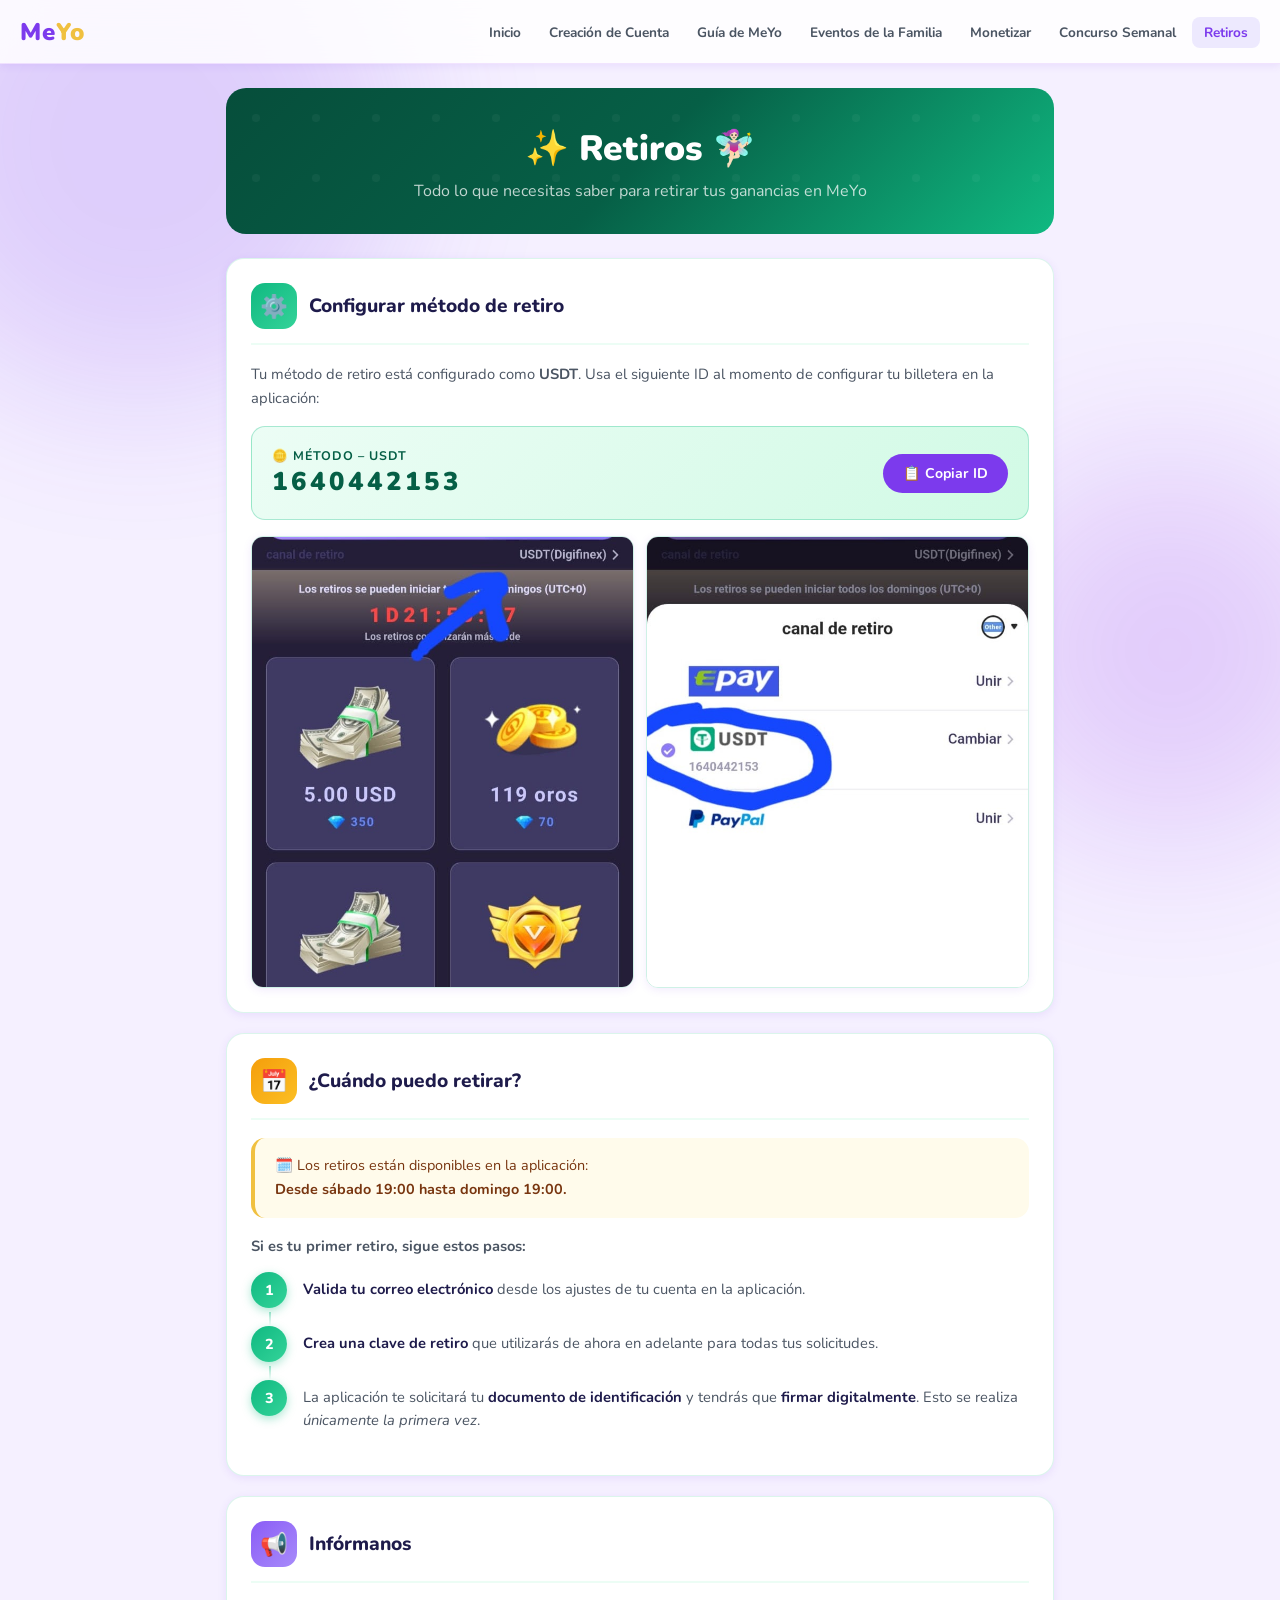
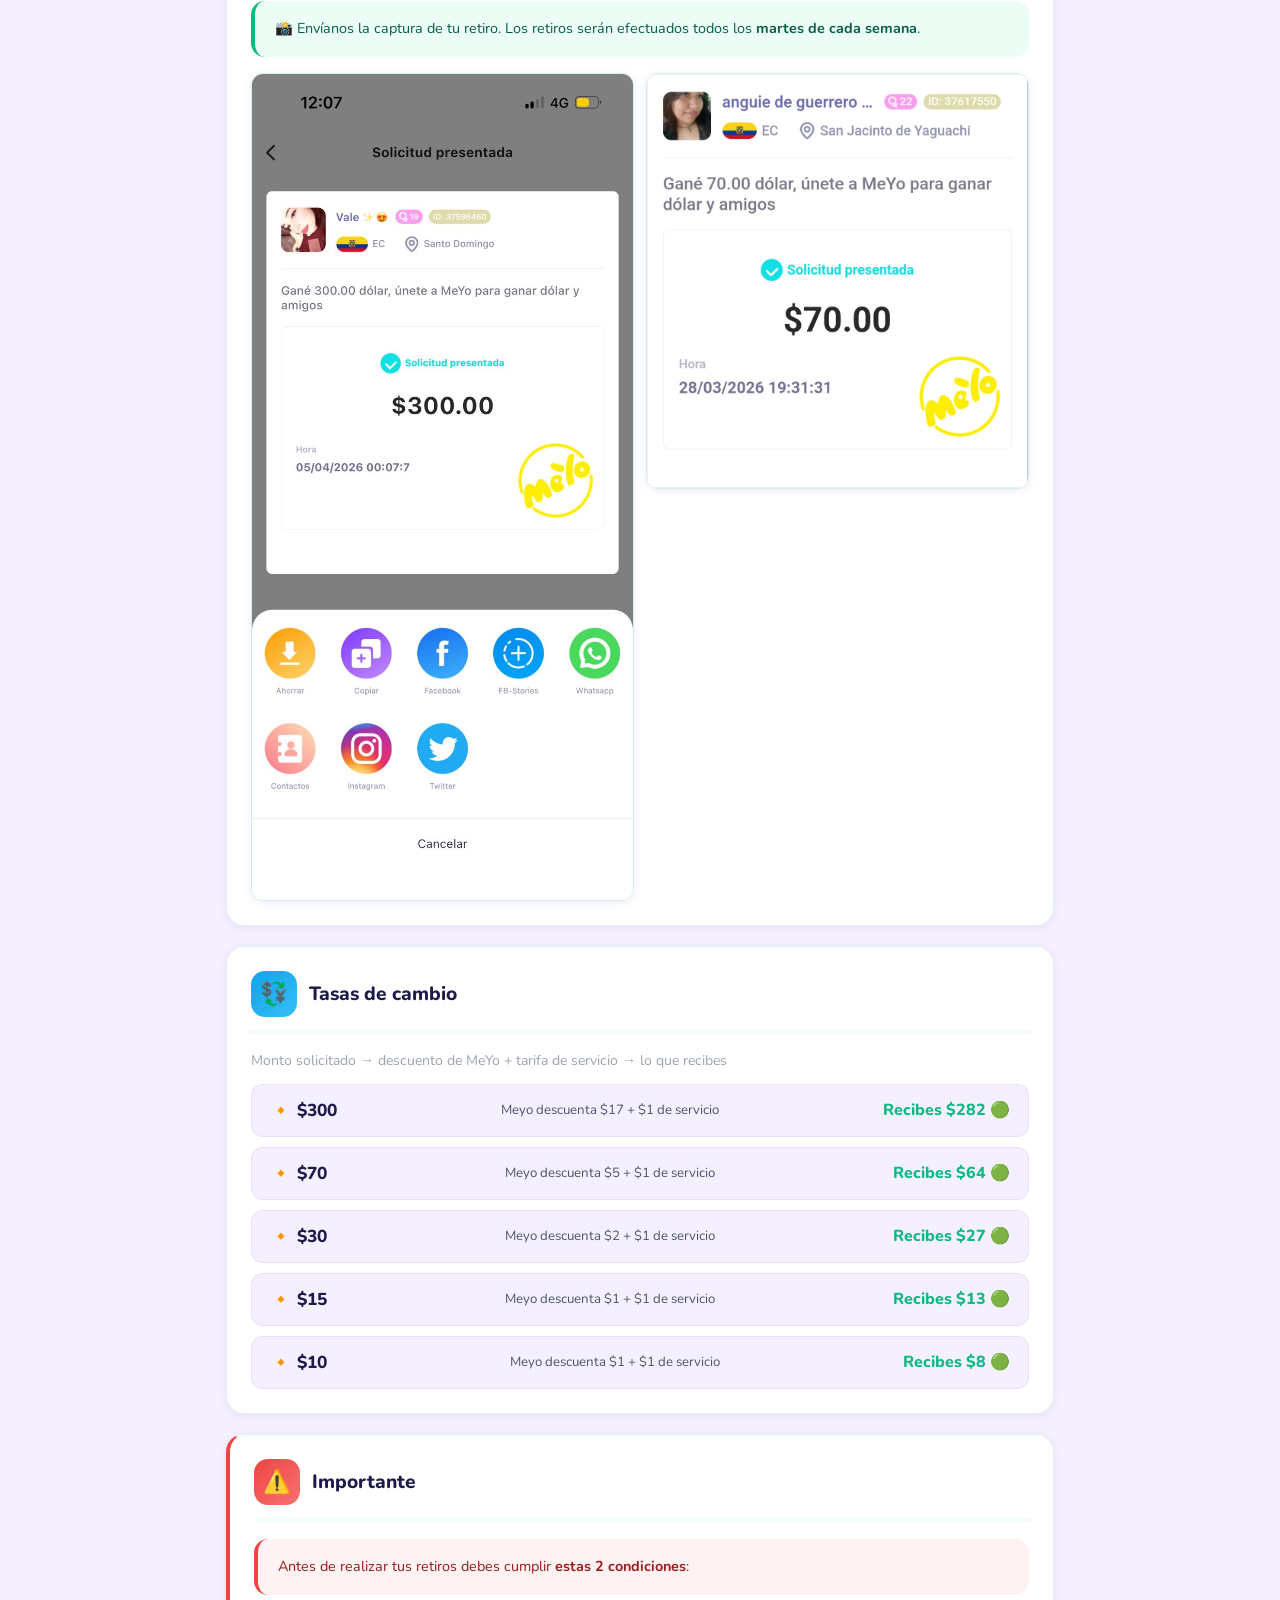
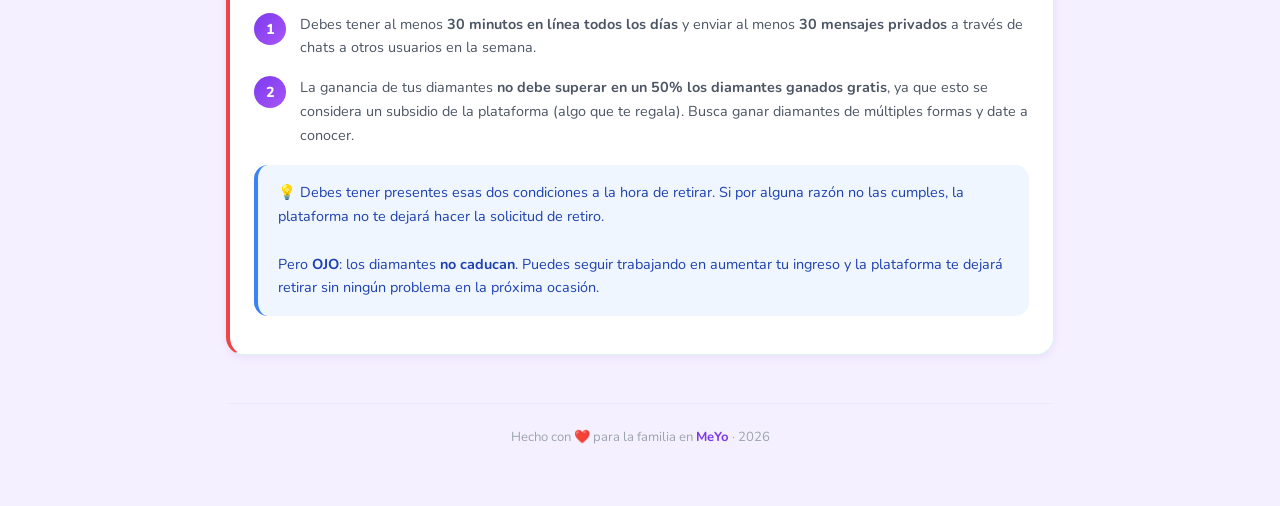
<file: retiros.html>
<!DOCTYPE html>
<html lang="es">
<head>
  <meta charset="UTF-8" />
  <meta name="viewport" content="width=device-width, initial-scale=1.0" />
  <title>Retiros – MeYo Familia</title>
  <link rel="stylesheet" href="css/styles.css" />
  <style>
    /* ── Hero ── */
    .ret-hero {
      background: linear-gradient(135deg, #064e3b 0%, #065f46 50%, #10b981 100%);
      border-radius: 20px;
      padding: 36px 28px 32px;
      text-align: center;
      margin-bottom: 24px;
      position: relative;
      overflow: hidden;
    }
    .ret-hero::before {
      content: '';
      position: absolute;
      inset: 0;
      background: url("data:image/svg+xml,%3Csvg width='60' height='60' viewBox='0 0 60 60' xmlns='http://www.w3.org/2000/svg'%3E%3Cg fill='none' fill-rule='evenodd'%3E%3Cg fill='%23ffffff' fill-opacity='0.04'%3E%3Ccircle cx='30' cy='30' r='4'/%3E%3C/g%3E%3C/g%3E%3C/svg%3E");
    }
    .ret-hero-title {
      font-size: 2.2rem;
      font-weight: 900;
      color: #fff;
      position: relative;
      margin-bottom: 8px;
    }
    .ret-hero-sub {
      font-size: 1rem;
      color: rgba(255,255,255,.75);
      position: relative;
    }

    /* ── Section card ── */
    .ret-section {
      background: var(--white);
      border-radius: 18px;
      padding: 24px;
      margin-bottom: 20px;
      border: 1px solid rgba(16,185,129,.15);
      box-shadow: var(--shadow-sm);
    }
    .ret-section-header {
      display: flex;
      align-items: center;
      gap: 12px;
      margin-bottom: 18px;
      padding-bottom: 14px;
      border-bottom: 2px solid #ecfdf5;
    }
    .ret-section-icon {
      width: 46px;
      height: 46px;
      border-radius: 14px;
      display: flex;
      align-items: center;
      justify-content: center;
      font-size: 1.4rem;
      flex-shrink: 0;
    }
    .ret-section-title {
      font-size: 1.2rem;
      font-weight: 800;
      color: var(--text-dark);
    }

    /* ── USDT ID block ── */
    .usdt-block {
      background: linear-gradient(135deg, #ecfdf5, #d1fae5);
      border-radius: 14px;
      padding: 20px;
      display: flex;
      align-items: center;
      justify-content: space-between;
      gap: 14px;
      flex-wrap: wrap;
      border: 1.5px solid rgba(16,185,129,.3);
      margin-bottom: 14px;
    }
    .usdt-label { font-size: .78rem; font-weight: 700; color: #065f46; text-transform: uppercase; letter-spacing: 1px; }
    .usdt-id    { font-size: 1.6rem; font-weight: 900; letter-spacing: 4px; color: #065f46; }

    /* ── Steps ── */
    .ret-steps {
      display: flex;
      flex-direction: column;
      gap: 0;
    }
    .ret-step-item {
      display: flex;
      gap: 16px;
      align-items: flex-start;
      padding-bottom: 18px;
      position: relative;
    }
    .ret-step-item:not(:last-child)::after {
      content: '';
      position: absolute;
      left: 18px;
      top: 40px;
      bottom: 0;
      width: 2px;
      background: linear-gradient(to bottom, rgba(16,185,129,.4), transparent);
    }
    .ret-step-num {
      width: 36px;
      height: 36px;
      border-radius: 50%;
      background: linear-gradient(135deg, var(--green), #34d399);
      color: #fff;
      font-weight: 800;
      font-size: .9rem;
      display: flex;
      align-items: center;
      justify-content: center;
      flex-shrink: 0;
      box-shadow: 0 3px 10px rgba(16,185,129,.35);
    }
    .ret-step-body { font-size: .92rem; color: var(--text-mid); line-height: 1.6; padding-top: 6px; }
    .ret-step-body strong { color: var(--text-dark); }

    /* ── Alert banners ── */
    .ret-alert {
      border-radius: 14px;
      padding: 16px 20px;
      font-size: .9rem;
      line-height: 1.65;
      margin-bottom: 14px;
    }
    .ret-alert-green {
      background: #ecfdf5;
      border-left: 4px solid var(--green);
      color: #065f46;
    }
    .ret-alert-gold {
      background: #fffbeb;
      border-left: 4px solid var(--gold);
      color: #78350f;
    }
    .ret-alert-red {
      background: #fef2f2;
      border-left: 4px solid #ef4444;
      color: #991b1b;
    }
    .ret-alert-blue {
      background: #eff6ff;
      border-left: 4px solid #3b82f6;
      color: #1e40af;
    }

    /* ── Exchange rate rows ── */
    .rate-table {
      display: flex;
      flex-direction: column;
      gap: 10px;
    }
    .rate-row {
      display: flex;
      align-items: center;
      justify-content: space-between;
      gap: 10px;
      background: var(--purple-soft);
      border-radius: 12px;
      padding: 14px 18px;
      border: 1px solid rgba(168,85,247,.12);
      flex-wrap: wrap;
    }
    .rate-amount {
      font-size: 1.08rem;
      font-weight: 800;
      color: var(--text-dark);
      white-space: nowrap;
    }
    .rate-detail {
      font-size: .83rem;
      color: var(--text-mid);
      flex: 1;
      text-align: center;
      min-width: 120px;
    }
    .rate-net {
      font-size: 1rem;
      font-weight: 800;
      color: var(--green);
      white-space: nowrap;
    }

    /* ── Inform section image gallery ── */
    .ret-img-gallery {
      display: grid;
      grid-template-columns: 1fr 1fr;
      gap: 12px;
      margin-top: 16px;
    }
    .ret-img-gallery img {
      width: 100%;
      border-radius: 12px;
      border: 1.5px solid rgba(16,185,129,.2);
      box-shadow: var(--shadow-sm);
      object-fit: cover;
    }

    /* ── Numbered conditions ── */
    .ret-numbered {
      counter-reset: ret-counter;
      display: flex;
      flex-direction: column;
      gap: 16px;
    }
    .ret-numbered-item {
      counter-increment: ret-counter;
      display: flex;
      gap: 14px;
      align-items: flex-start;
    }
    .ret-numbered-item::before {
      content: counter(ret-counter);
      width: 32px;
      height: 32px;
      border-radius: 50%;
      background: linear-gradient(135deg, var(--purple), var(--purple-light));
      color: white;
      font-weight: 800;
      font-size: .9rem;
      display: flex;
      align-items: center;
      justify-content: center;
      flex-shrink: 0;
    }
    .ret-numbered-item p {
      font-size: .9rem;
      color: var(--text-mid);
      line-height: 1.65;
    }

    @media (max-width: 480px) {
      .ret-hero-title { font-size: 1.7rem; }
      .rate-row { flex-direction: column; align-items: flex-start; gap: 6px; }
      .rate-detail { text-align: left; }
      .ret-img-gallery { grid-template-columns: 1fr; }
    }
  </style>
</head>
<body>

  <div class="bg-blob bg-blob-1"></div>
  <div class="bg-blob bg-blob-2"></div>
  <div class="bg-blob bg-blob-3"></div>

  <!-- Navbar -->
  <nav class="navbar">
    <a href="index.html" class="navbar-logo">Me<span>Yo</span></a>
    <button class="hamburger" id="hamburger" aria-label="Menú">
      <span></span><span></span><span></span>
    </button>
    <ul class="navbar-links" id="nav-links">
      <li><a href="index.html">Inicio</a></li>
      <li><a href="paso1.html">Creación de Cuenta</a></li>
      <li><a href="paso3.html">Guía de MeYo</a></li>
      <li><a href="familia-actividades.html">Eventos de la Familia</a></li>
      <li><a href="monetizar.html">Monetizar</a></li>
      <li><a href="concurso-semanal.html">Concurso Semanal</a></li>
      <li><a href="retiros.html" class="active">Retiros</a></li>
    </ul>
  </nav>

  <div class="page-wrapper">

    <!-- Hero -->
    <div class="ret-hero animate-in">
      <div class="ret-hero-title">✨ Retiros 🧚🏻‍♀️</div>
      <div class="ret-hero-sub">Todo lo que necesitas saber para retirar tus ganancias en MeYo</div>
    </div>

    <!-- Configurar método de retiro -->
    <div class="ret-section animate-in">
      <div class="ret-section-header">
        <div class="ret-section-icon" style="background: linear-gradient(135deg,#10b981,#34d399);">⚙️</div>
        <div class="ret-section-title">Configurar método de retiro</div>
      </div>

      <p style="font-size:.92rem;color:var(--text-mid);margin-bottom:16px;line-height:1.6;">
        Tu método de retiro está configurado como <strong>USDT</strong>. Usa el siguiente ID al momento de configurar tu billetera en la aplicación:
      </p>

      <div class="usdt-block">
        <div>
          <div class="usdt-label">🪙 Método – USDT</div>
          <div class="usdt-id">1640442153</div>
        </div>
        <button class="copy-btn" data-copy="1640442153" style="margin:0;padding:10px 20px;font-size:.88rem;">
          📋 Copiar ID
        </button>
      </div>

      <!-- Imágenes de configuración -->
      <div class="ret-img-gallery">
        <img src="imagenes/retiros/retiros-1.png" alt="Configurar método de retiro – paso 1" loading="lazy" />
        <img src="imagenes/retiros/retiros-2.png" alt="Configurar método de retiro – paso 2" loading="lazy" />
      </div>
    </div>

    <!-- Cuándo puedo retirar -->
    <div class="ret-section animate-in">
      <div class="ret-section-header">
        <div class="ret-section-icon" style="background: linear-gradient(135deg,#f59e0b,#fbbf24);">📅</div>
        <div class="ret-section-title">¿Cuándo puedo retirar?</div>
      </div>

      <div class="ret-alert ret-alert-gold" style="margin-bottom:18px;">
        🗓️ Los retiros están disponibles en la aplicación:<br/>
        <strong>Desde sábado 19:00 hasta domingo 19:00.</strong>
      </div>

      <p style="font-size:.92rem;color:var(--text-mid);margin-bottom:16px;font-weight:700;">Si es tu primer retiro, sigue estos pasos:</p>

      <div class="ret-steps">
        <div class="ret-step-item">
          <div class="ret-step-num">1</div>
          <div class="ret-step-body">
            <strong>Valida tu correo electrónico</strong> desde los ajustes de tu cuenta en la aplicación.
          </div>
        </div>
        <div class="ret-step-item">
          <div class="ret-step-num">2</div>
          <div class="ret-step-body">
            <strong>Crea una clave de retiro</strong> que utilizarás de ahora en adelante para todas tus solicitudes.
          </div>
        </div>
        <div class="ret-step-item">
          <div class="ret-step-num">3</div>
          <div class="ret-step-body">
            La aplicación te solicitará tu <strong>documento de identificación</strong> y tendrás que <strong>firmar digitalmente</strong>. Esto se realiza <em>únicamente la primera vez</em>.
          </div>
        </div>
      </div>
    </div>

    <!-- Infórmanos -->
    <div class="ret-section animate-in">
      <div class="ret-section-header">
        <div class="ret-section-icon" style="background: linear-gradient(135deg,#8b5cf6,#a78bfa);">📢</div>
        <div class="ret-section-title">Infórmanos</div>
      </div>

      <div class="ret-alert ret-alert-green">
        📸 Envíanos la captura de tu retiro. Los retiros serán efectuados todos los <strong>martes de cada semana</strong>.
      </div>

      <!-- Galería de imágenes de referencia -->
      <div class="ret-img-gallery">
        <img src="imagenes/evidencia/evidencia-1.png" alt="Captura de retiro – ejemplo 1" loading="lazy" />
        <img src="imagenes/evidencia/evidencia-2.png" alt="Captura de retiro – ejemplo 2" loading="lazy" />
      </div>
    </div>

    <!-- Tasas de cambio -->
    <div class="ret-section animate-in">
      <div class="ret-section-header">
        <div class="ret-section-icon" style="background: linear-gradient(135deg,#0ea5e9,#38bdf8);">💱</div>
        <div class="ret-section-title">Tasas de cambio</div>
      </div>

      <p style="font-size:.88rem;color:var(--text-light);margin-bottom:14px;">Monto solicitado → descuento de MeYo + tarifa de servicio → lo que recibes</p>

      <div class="rate-table">
        <div class="rate-row">
          <div class="rate-amount">🔸 $300</div>
          <div class="rate-detail">Meyo descuenta $17 + $1 de servicio</div>
          <div class="rate-net">Recibes $282 🟢</div>
        </div>
        <div class="rate-row">
          <div class="rate-amount">🔸 $70</div>
          <div class="rate-detail">Meyo descuenta $5 + $1 de servicio</div>
          <div class="rate-net">Recibes $64 🟢</div>
        </div>
        <div class="rate-row">
          <div class="rate-amount">🔸 $30</div>
          <div class="rate-detail">Meyo descuenta $2 + $1 de servicio</div>
          <div class="rate-net">Recibes $27 🟢</div>
        </div>
        <div class="rate-row">
          <div class="rate-amount">🔸 $15</div>
          <div class="rate-detail">Meyo descuenta $1 + $1 de servicio</div>
          <div class="rate-net">Recibes $13 🟢</div>
        </div>
        <div class="rate-row">
          <div class="rate-amount">🔸 $10</div>
          <div class="rate-detail">Meyo descuenta $1 + $1 de servicio</div>
          <div class="rate-net">Recibes $8 🟢</div>
        </div>
      </div>
    </div>

    <!-- Importante -->
    <div class="ret-section animate-in" style="border-left: 4px solid #ef4444;">
      <div class="ret-section-header">
        <div class="ret-section-icon" style="background: linear-gradient(135deg,#ef4444,#f87171);">⚠️</div>
        <div class="ret-section-title">Importante</div>
      </div>

      <div class="ret-alert ret-alert-red" style="margin-bottom:18px;">
        Antes de realizar tus retiros debes cumplir <strong>estas 2 condiciones</strong>:
      </div>

      <div class="ret-numbered" style="margin-bottom:18px;">
        <div class="ret-numbered-item">
          <p>Debes tener al menos <strong>30 minutos en línea todos los días</strong> y enviar al menos <strong>30 mensajes privados</strong> a través de chats a otros usuarios en la semana.</p>
        </div>
        <div class="ret-numbered-item">
          <p>La ganancia de tus diamantes <strong>no debe superar en un 50% los diamantes ganados gratis</strong>, ya que esto se considera un subsidio de la plataforma (algo que te regala). Busca ganar diamantes de múltiples formas y date a conocer.</p>
        </div>
      </div>

      <div class="ret-alert ret-alert-blue">
        💡 Debes tener presentes esas dos condiciones a la hora de retirar. Si por alguna razón no las cumples, la plataforma no te dejará hacer la solicitud de retiro.<br/><br/>
        Pero <strong>OJO</strong>: los diamantes <strong>no caducan</strong>. Puedes seguir trabajando en aumentar tu ingreso y la plataforma te dejará retirar sin ningún problema en la próxima ocasión.
      </div>
    </div>

    <!-- Footer -->
    <footer class="page-footer">
      <p>Hecho con ❤️ para la familia en <strong>MeYo</strong> · 2026</p>
    </footer>

  </div>

  <div id="toast" class="toast"></div>
  <script src="js/main.js"></script>
</body>
</html>
</file>
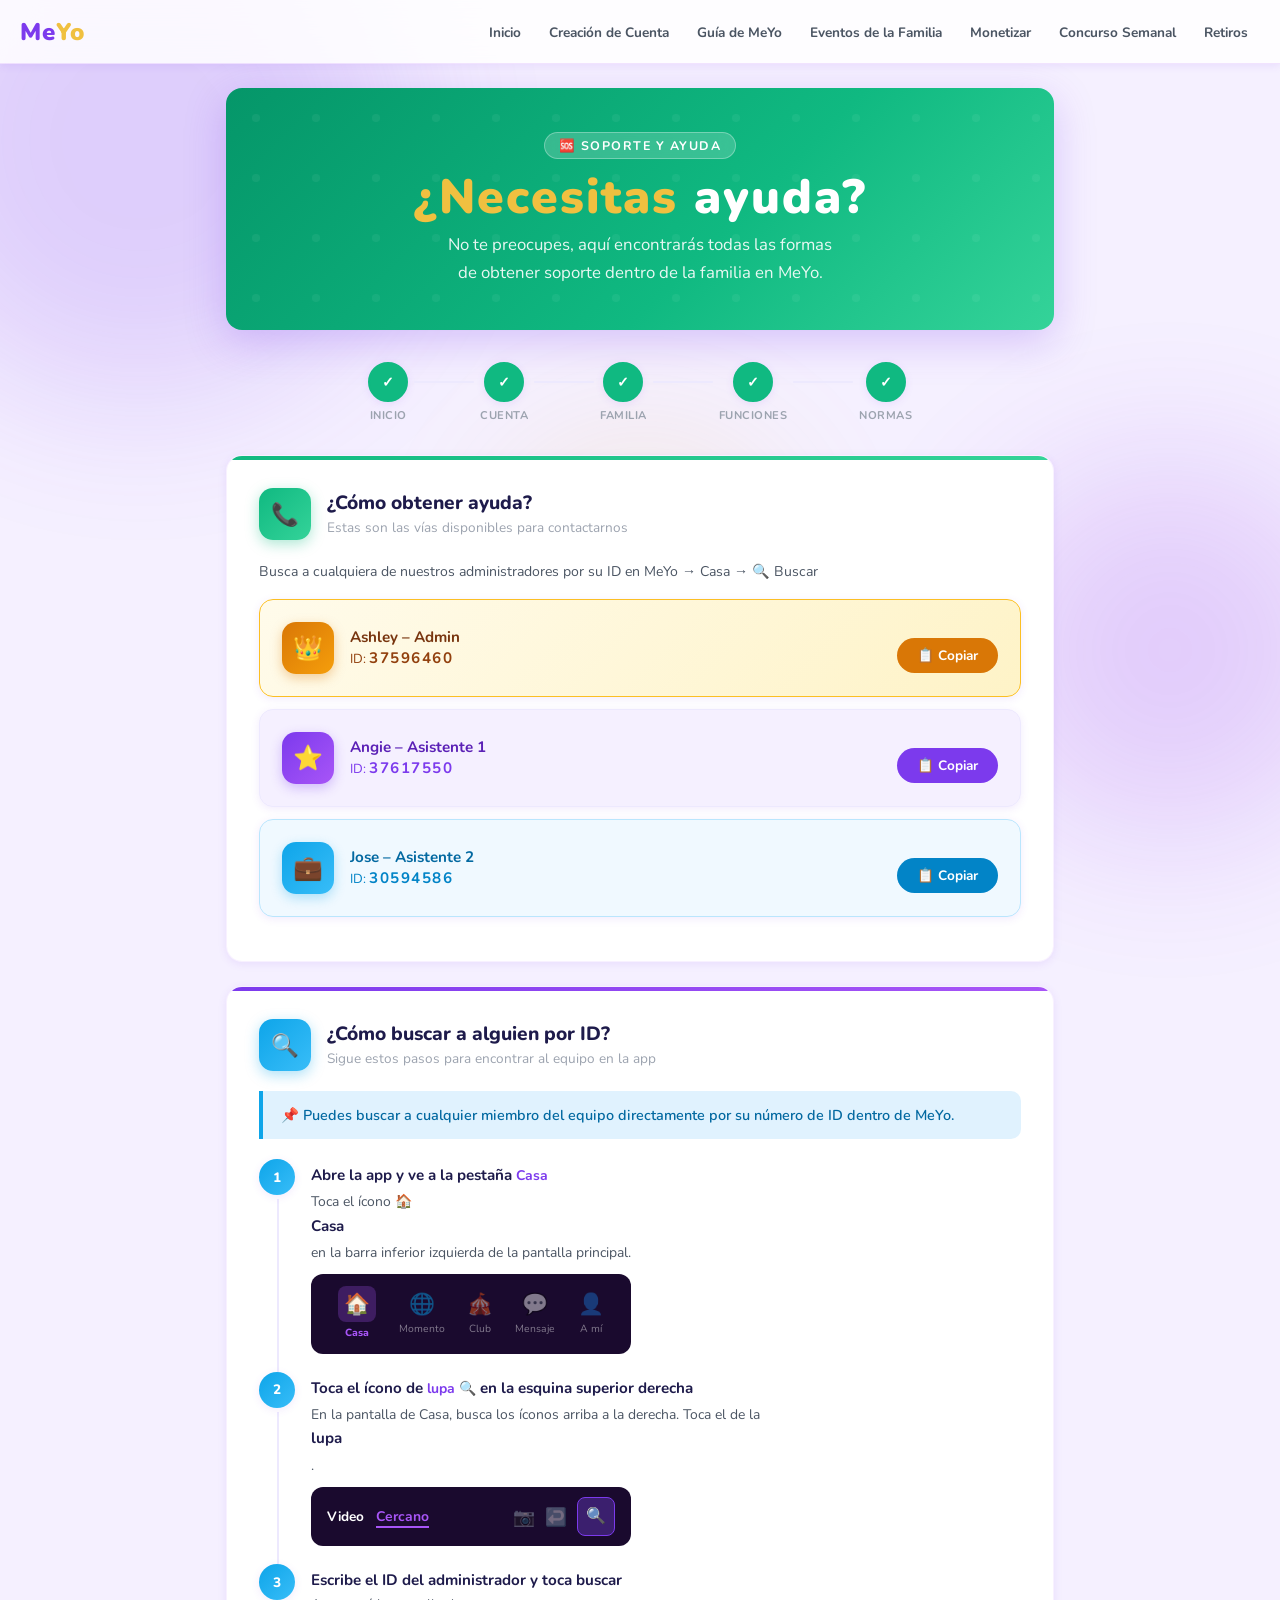
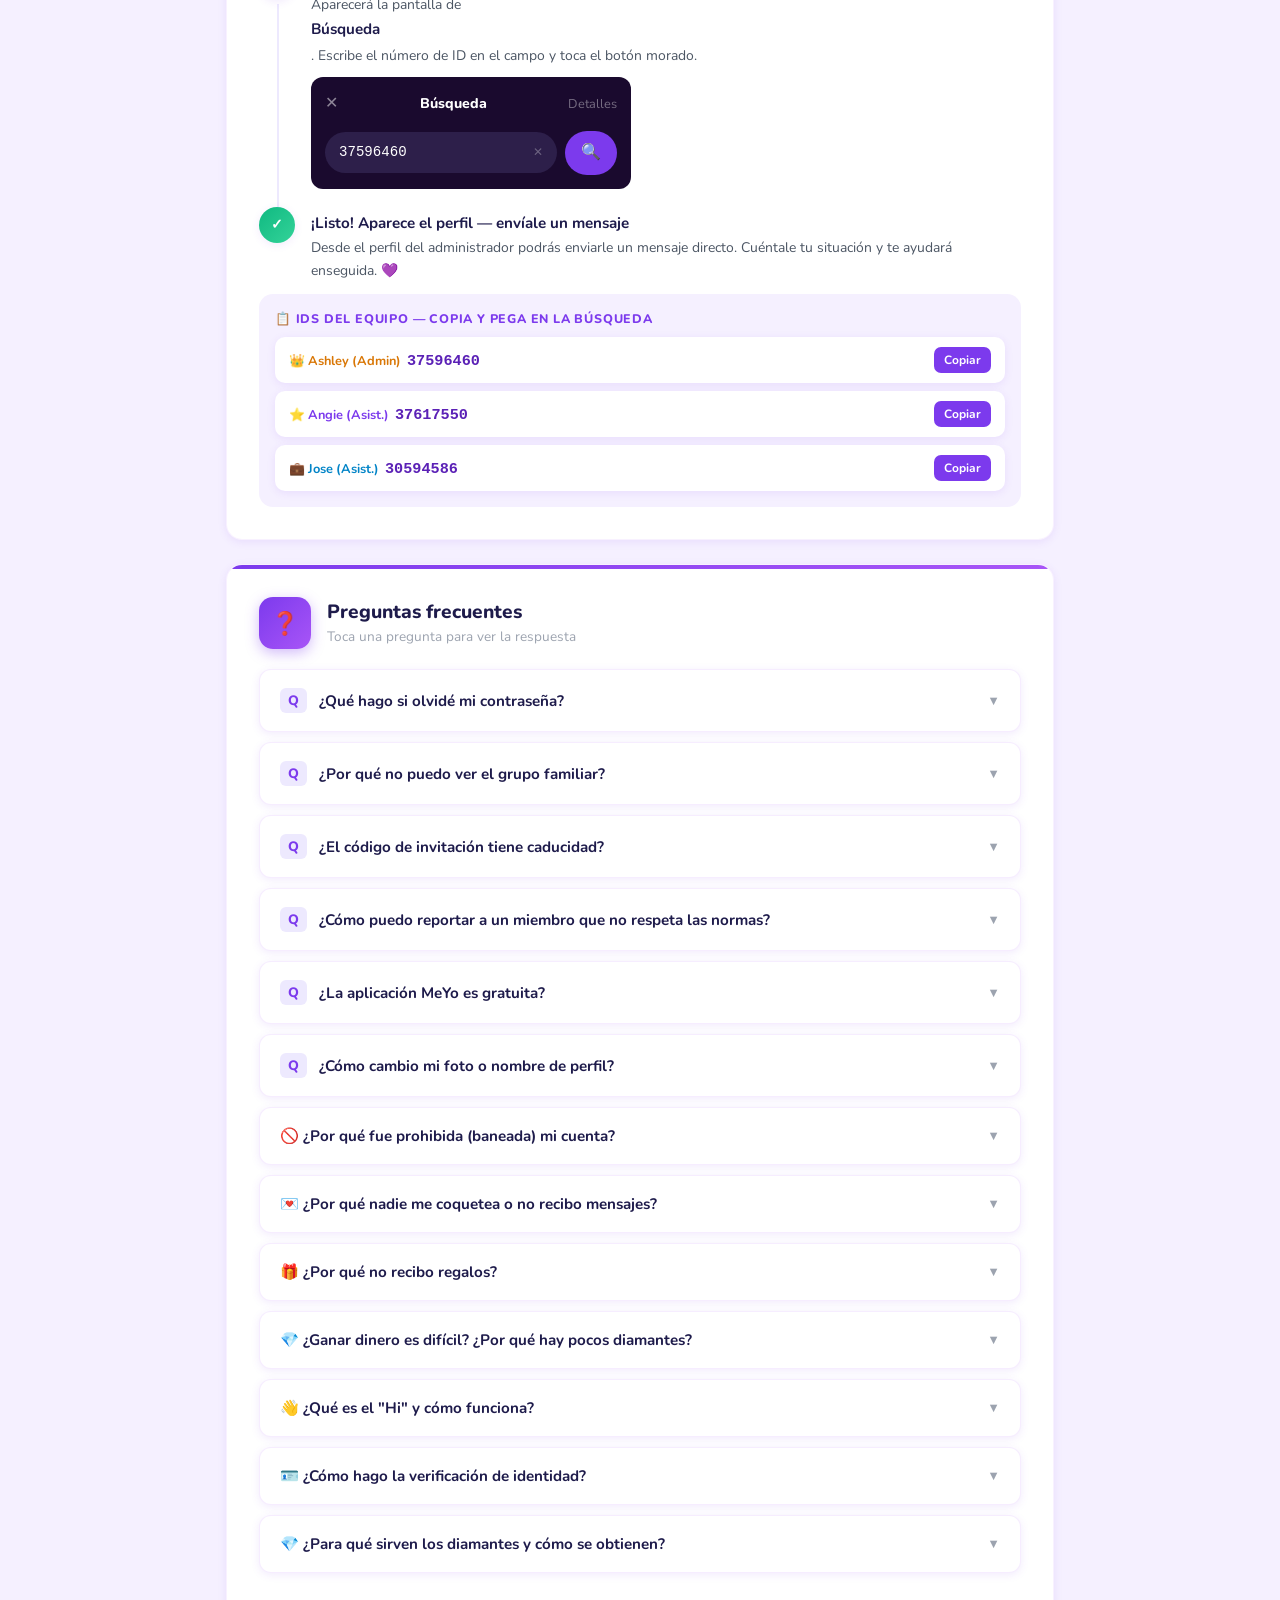
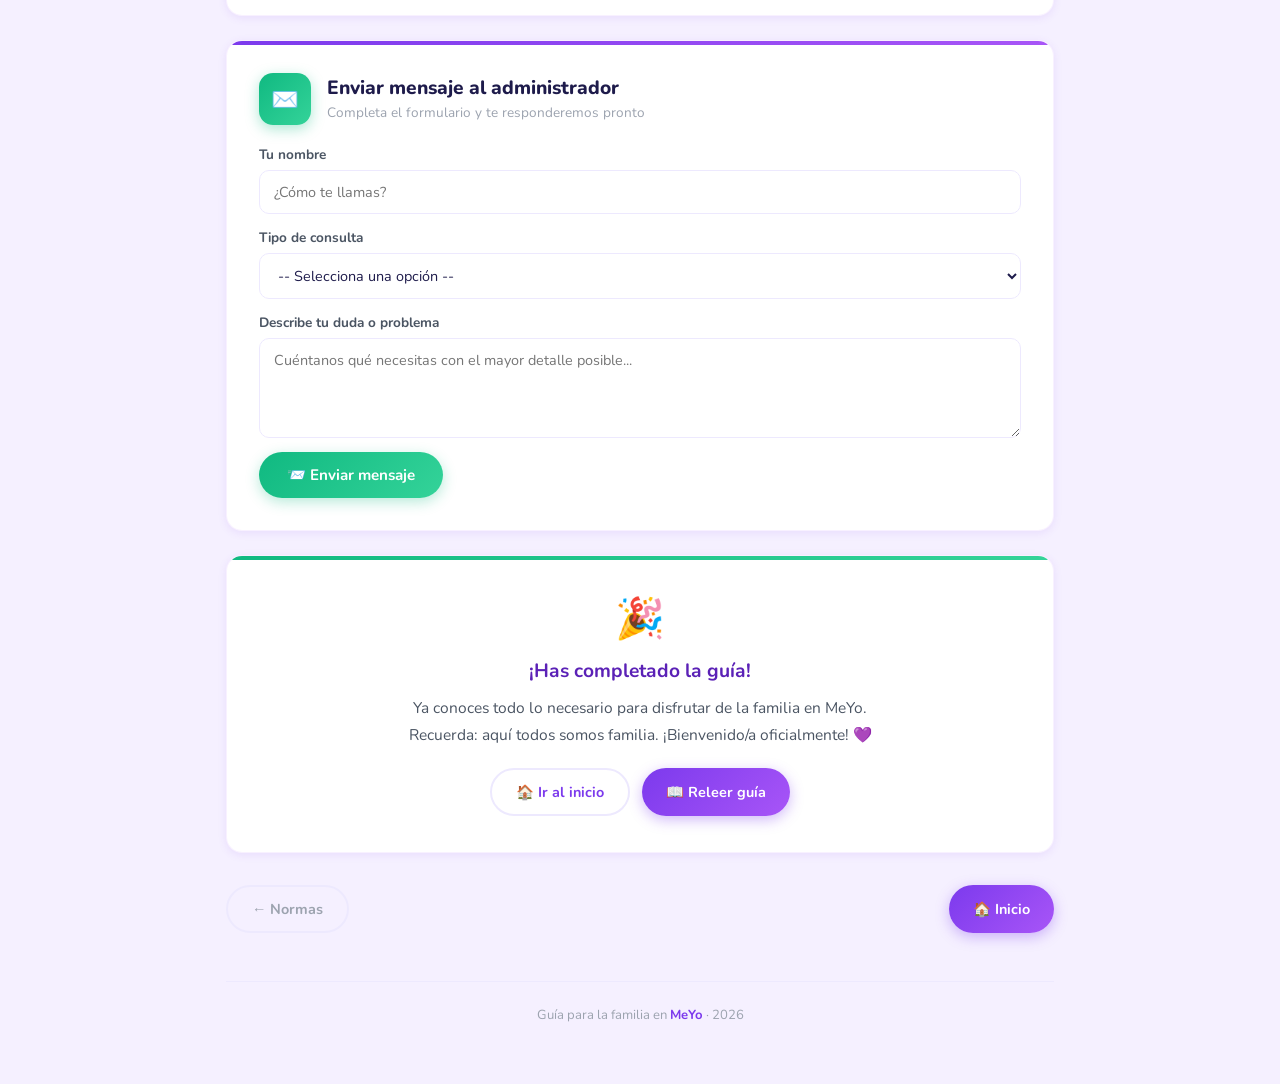
<file: soporte.html>
﻿<!DOCTYPE html>
<html lang="es">
<head>
  <meta charset="UTF-8" />
  <meta name="viewport" content="width=device-width, initial-scale=1.0" />
  <title>Soporte y Ayuda – MeYo Familia</title>
  <link rel="stylesheet" href="css/styles.css" />
  <style>
    .contact-card {
      background: var(--white);
      border-radius: 14px;
      padding: 22px;
      display: flex;
      align-items: center;
      gap: 16px;
      margin-bottom: 12px;
      box-shadow: var(--shadow-sm);
      border: 1px solid rgba(16,185,129,.15);
      transition: all var(--transition);
      text-decoration: none;
      cursor: pointer;
    }
    .contact-card:hover {
      transform: translateY(-3px);
      box-shadow: var(--shadow-md);
      border-color: rgba(16,185,129,.35);
    }
    .contact-icon {
      width: 52px;
      height: 52px;
      border-radius: 14px;
      background: linear-gradient(135deg, var(--green), #34d399);
      display: flex;
      align-items: center;
      justify-content: center;
      font-size: 1.5rem;
      flex-shrink: 0;
      box-shadow: 0 4px 12px rgba(16,185,129,.3);
      transition: transform var(--transition);
    }
    .contact-card:hover .contact-icon { transform: scale(1.1) rotate(-5deg); }

    .contact-info {
      flex: 1;
      min-width: 0;
      overflow: hidden;
    }
    .contact-info strong { font-size: .95rem; color: var(--text-dark); display: block; white-space: nowrap; overflow: hidden; text-overflow: ellipsis; }
    .contact-info span   { font-size: .82rem; color: var(--text-light); }
    .contact-info b      { font-size: .95rem !important; letter-spacing: 1.5px !important; }
    .contact-arrow { margin-left: auto; font-size: .9rem; color: var(--green); font-weight: 700; }

    @media (max-width: 480px) {
      .contact-card {
        flex-wrap: wrap;
        padding: 16px;
        gap: 12px;
      }
      .contact-card .copy-btn {
        width: 100%;
        margin: 0 !important;
        padding: 10px 0 !important;
        text-align: center;
        font-size: .9rem !important;
      }
    }

    /* FAQ */
    .faq-item {
      background: var(--white);
      border-radius: 12px;
      border: 1px solid rgba(168,85,247,.1);
      margin-bottom: 10px;
      overflow: hidden;
      box-shadow: var(--shadow-sm);
    }
    .faq-question {
      width: 100%;
      background: none;
      border: none;
      padding: 18px 20px;
      display: flex;
      align-items: center;
      gap: 12px;
      cursor: pointer;
      text-align: left;
      font-family: inherit;
      transition: background var(--transition);
    }
    .faq-question:hover { background: var(--purple-soft); }
    .faq-item.open .faq-question { background: var(--purple-mist); }

    .faq-q-icon  { font-size: .85rem; color: var(--purple); font-weight: 800; background: var(--purple-mist); padding: 3px 8px; border-radius: 6px; flex-shrink: 0; }
    .faq-q-text  { font-size: .95rem; font-weight: 700; color: var(--text-dark); flex: 1; }
    .faq-q-arrow { font-size: .8rem; color: var(--text-light); transition: transform var(--transition); margin-left: auto; }
    .faq-item.open .faq-q-arrow { transform: rotate(180deg); }

    .faq-answer {
      max-height: 0;
      overflow: hidden;
      transition: max-height .4s cubic-bezier(.4,0,.2,1), padding .3s;
      padding: 0 20px;
    }
    .faq-answer.open {
      max-height: 300px;
      padding: 0 20px 18px;
    }
    .faq-answer p {
      font-size: .9rem;
      color: var(--text-mid);
      line-height: 1.7;
      margin: 0;
    }

    /* Contact form */
    .contact-form {
      display: flex;
      flex-direction: column;
      gap: 14px;
      margin-top: 16px;
    }
    .form-group { display: flex; flex-direction: column; gap: 6px; }
    .form-group label { font-size: .85rem; font-weight: 700; color: var(--text-mid); }
    .form-group input,
    .form-group textarea,
    .form-group select {
      border: 1.5px solid var(--purple-mist);
      border-radius: 10px;
      padding: 11px 14px;
      font-size: .9rem;
      font-family: inherit;
      color: var(--text-dark);
      background: var(--white);
      outline: none;
      transition: border-color var(--transition), box-shadow var(--transition);
      resize: vertical;
    }
    .form-group input:focus,
    .form-group textarea:focus,
    .form-group select:focus {
      border-color: var(--purple-light);
      box-shadow: 0 0 0 3px rgba(168,85,247,.15);
    }
    .form-group textarea { min-height: 100px; }

    .submit-btn {
      background: linear-gradient(135deg, var(--green), #34d399);
      color: white;
      border: none;
      border-radius: 999px;
      padding: 13px 28px;
      font-size: .95rem;
      font-weight: 700;
      cursor: pointer;
      font-family: inherit;
      transition: all var(--transition);
      box-shadow: 0 4px 14px rgba(16,185,129,.3);
      align-self: flex-start;
    }
    .submit-btn:hover {
      transform: translateY(-2px);
      box-shadow: 0 8px 24px rgba(16,185,129,.4);
    }
    .submit-btn:active { transform: scale(.97); }
    .submit-btn.sent { background: linear-gradient(135deg, var(--purple), var(--purple-light)); }

    .form-success {
      background: #ecfdf5;
      border: 1px solid #6ee7b7;
      border-radius: 10px;
      padding: 16px;
      font-size: .93rem;
      color: #065f46;
      font-weight: 600;
      display: none;
      margin-top: 4px;
    }
    .form-success.show { display: block; }

    /* ── Step Flow (used in search-by-ID guide) ── */
    .step-flow {
      display: flex;
      flex-direction: column;
      gap: 0;
      margin-top: 16px;
    }
    .step-flow-item {
      display: flex;
      gap: 16px;
      align-items: flex-start;
      padding-bottom: 18px;
      position: relative;
    }
    .step-flow-item::after {
      content: '';
      position: absolute;
      left: 18px;
      top: 40px;
      bottom: 0;
      width: 2px;
      background: var(--purple-mist);
    }
    .step-flow-item:last-child::after { display: none; }
    .step-flow-item:last-child { padding-bottom: 0; }

    .flow-num {
      width: 36px;
      height: 36px;
      border-radius: 50%;
      background: linear-gradient(135deg, var(--purple), var(--purple-light));
      color: white;
      font-size: .85rem;
      font-weight: 800;
      display: flex;
      align-items: center;
      justify-content: center;
      flex-shrink: 0;
      position: relative;
      z-index: 1;
      box-shadow: var(--shadow-sm);
    }
    .flow-content { padding-top: 6px; flex: 1; min-width: 0; }
    .flow-content strong { font-size: .95rem; color: var(--text-dark); display: block; margin-bottom: 3px; }
    .flow-content span  { font-size: .87rem; color: var(--text-mid); line-height: 1.6; }
  </style>
</head>
<body>

  <div class="bg-blob bg-blob-1"></div>
  <div class="bg-blob bg-blob-2"></div>
  <div class="bg-blob bg-blob-3"></div>

  <nav class="navbar">
    <a href="index.html" class="navbar-logo">Me<span>Yo</span></a>
    <button class="hamburger" id="hamburger" aria-label="Menú">
      <span></span><span></span><span></span>
    </button>
    <ul class="navbar-links" id="nav-links">
      <li><a href="index.html">Inicio</a></li>
      <li><a href="paso1.html">Creación de Cuenta</a></li>
      <li><a href="paso3.html">Guía de MeYo</a></li>
      <li><a href="familia-actividades.html">Eventos de la Familia</a></li>
      <li><a href="monetizar.html">Monetizar</a></li>
      <li><a href="concurso-semanal.html">Concurso Semanal</a></li>
      <li><a href="retiros.html">Retiros</a></li>
    </ul>
  </nav>

  <div class="page-wrapper">

    <div class="hero animate-in" style="background: linear-gradient(135deg, #059669 0%, #10b981 60%, #34d399 100%);">
      <div class="hero-badge">🆘 Soporte y Ayuda</div>
      <div class="hero-logo"><span>¿Necesitas</span> ayuda?</div>
      <p>No te preocupes, aquí encontrarás todas las formas<br />
         de obtener soporte dentro de la familia en MeYo.</p>
    </div>

    <!-- Progress Bar -->
    <div class="progress-bar animate-in">
      <a href="bienvenida.html" class="progress-step done">
        <div class="progress-circle">✓</div>
        <span class="progress-label">Inicio</span>
      </a>
      <div class="progress-line"></div>
      <a href="paso1.html" class="progress-step done">
        <div class="progress-circle">✓</div>
        <span class="progress-label">Cuenta</span>
      </a>
      <div class="progress-line"></div>
      <a href="paso2.html" class="progress-step done">
        <div class="progress-circle">✓</div>
        <span class="progress-label">Familia</span>
      </a>
      <div class="progress-line"></div>
      <a href="paso3.html" class="progress-step done">
        <div class="progress-circle">✓</div>
        <span class="progress-label">Funciones</span>
      </a>
      <div class="progress-line"></div>
      <a href="normas.html" class="progress-step done">
        <div class="progress-circle">✓</div>
        <span class="progress-label">Normas</span>
      </a>
    </div>

    <!-- Vías de contacto -->
    <div class="card animate-in green">
      <div class="card-header">
        <div class="step-badge green">📞</div>
        <div>
          <div class="card-title">¿Cómo obtener ayuda?</div>
          <div class="card-subtitle">Estas son las vías disponibles para contactarnos</div>
        </div>
      </div>

      <p style="font-size:.88rem;color:var(--text-mid);margin-bottom:14px;">Busca a cualquiera de nuestros administradores por su ID en MeYo → Casa → 🔍 Buscar</p>

      <!-- Ashley -->
      <div class="contact-card" style="border-color:#fbbf24;background:linear-gradient(135deg,#fffbeb,#fef3c7);">
        <div class="contact-icon" style="background:linear-gradient(135deg,#d97706,#f59e0b);box-shadow:0 4px 12px rgba(217,119,6,.35);">👑</div>
        <div class="contact-info">
          <strong style="color:#78350f;">Ashley – Admin</strong>
          <span style="color:#92400e;">ID: <b style="font-size:1rem;letter-spacing:2px;">37596460</b></span>
        </div>
        <button class="copy-btn" data-copy="37596460" style="background:#d97706;flex-shrink:0;">📋 Copiar</button>
      </div>

      <!-- Angie -->
      <div class="contact-card" style="border-color:var(--purple-mist);background:var(--purple-soft);">
        <div class="contact-icon" style="background:linear-gradient(135deg,var(--purple),var(--purple-light));box-shadow:0 4px 12px rgba(124,58,237,.3);">⭐</div>
        <div class="contact-info">
          <strong style="color:var(--purple-dark);">Angie – Asistente 1</strong>
          <span style="color:var(--purple);">ID: <b style="font-size:1rem;letter-spacing:2px;">37617550</b></span>
        </div>
        <button class="copy-btn" data-copy="37617550" style="flex-shrink:0;">📋 Copiar</button>
      </div>

      <!-- Jose -->
      <div class="contact-card" style="border-color:#bae6fd;background:#f0f9ff;">
        <div class="contact-icon" style="background:linear-gradient(135deg,#0ea5e9,#38bdf8);box-shadow:0 4px 12px rgba(14,165,233,.3);">💼</div>
        <div class="contact-info">
          <strong style="color:#0369a1;">Jose – Asistente 2</strong>
          <span style="color:#0284c7;">ID: <b style="font-size:1rem;letter-spacing:2px;">30594586</b></span>
        </div>
        <button class="copy-btn" data-copy="30594586" style="background:#0284c7;flex-shrink:0;">📋 Copiar</button>
      </div>
    </div>

    <!-- Cómo buscar a alguien por ID -->
    <div class="card animate-in">
      <div class="card-header">
        <div class="step-badge" style="background:linear-gradient(135deg,#0ea5e9,#38bdf8);box-shadow:0 4px 14px rgba(14,165,233,.35);">🔍</div>
        <div>
          <div class="card-title">¿Cómo buscar a alguien por ID?</div>
          <div class="card-subtitle">Sigue estos pasos para encontrar al equipo en la app</div>
        </div>
      </div>

      <div class="info-box" style="background:#e0f2fe;border-left-color:#0ea5e9;color:#0369a1;">
        📌 Puedes buscar a cualquier miembro del equipo directamente por su número de ID dentro de MeYo.
      </div>

      <div class="step-flow" style="margin-top:20px;">

        <div class="step-flow-item">
          <div class="flow-num" style="background:linear-gradient(135deg,#0ea5e9,#38bdf8);">1</div>
          <div class="flow-content">
            <strong>Abre la app y ve a la pestaña <span style="color:var(--purple);">Casa</span></strong>
            <span>Toca el ícono 🏠 <strong>Casa</strong> en la barra inferior izquierda de la pantalla principal.</span>
            <div style="margin-top:10px;background:#1a0a2e;border-radius:12px;padding:12px 16px;display:flex;justify-content:space-around;align-items:center;max-width:320px;">
              <div style="display:flex;flex-direction:column;align-items:center;gap:3px;">
                <div style="font-size:1.3rem;background:rgba(168,85,247,.25);border-radius:8px;padding:4px 6px;">🏠</div>
                <span style="font-size:.65rem;color:#a855f7;font-weight:800;">Casa</span>
              </div>
              <div style="display:flex;flex-direction:column;align-items:center;gap:3px;opacity:.45;">
                <div style="font-size:1.3rem;">🌐</div>
                <span style="font-size:.65rem;color:white;">Momento</span>
              </div>
              <div style="display:flex;flex-direction:column;align-items:center;gap:3px;opacity:.45;">
                <div style="font-size:1.3rem;">🎪</div>
                <span style="font-size:.65rem;color:white;">Club</span>
              </div>
              <div style="display:flex;flex-direction:column;align-items:center;gap:3px;opacity:.45;">
                <div style="font-size:1.3rem;">💬</div>
                <span style="font-size:.65rem;color:white;">Mensaje</span>
              </div>
              <div style="display:flex;flex-direction:column;align-items:center;gap:3px;opacity:.45;">
                <div style="font-size:1.3rem;">👤</div>
                <span style="font-size:.65rem;color:white;">A mí</span>
              </div>
            </div>
          </div>
        </div>

        <div class="step-flow-item">
          <div class="flow-num" style="background:linear-gradient(135deg,#0ea5e9,#38bdf8);">2</div>
          <div class="flow-content">
            <strong>Toca el ícono de <span style="color:var(--purple);">lupa 🔍</span> en la esquina superior derecha</strong>
            <span>En la pantalla de Casa, busca los íconos arriba a la derecha. Toca el de la <strong>lupa</strong>.</span>
            <div style="margin-top:10px;background:#1a0a2e;border-radius:12px;padding:10px 16px;display:flex;justify-content:space-between;align-items:center;max-width:320px;">
              <span style="font-size:.85rem;color:white;font-weight:700;">Video &nbsp; <span style="color:#a855f7;border-bottom:2px solid #a855f7;">Cercano</span></span>
              <div style="display:flex;gap:10px;align-items:center;">
                <span style="font-size:1.1rem;opacity:.4;">📷</span>
                <span style="font-size:1.1rem;opacity:.4;">↩️</span>
                <div style="background:#3b1f6e;border-radius:8px;padding:6px 8px;border:1.5px solid #7c3aed;">
                  <span style="font-size:1rem;">🔍</span>
                </div>
              </div>
            </div>
          </div>
        </div>

        <div class="step-flow-item">
          <div class="flow-num" style="background:linear-gradient(135deg,#0ea5e9,#38bdf8);">3</div>
          <div class="flow-content">
            <strong>Escribe el ID del administrador y toca buscar</strong>
            <span>Aparecerá la pantalla de <strong>Búsqueda</strong>. Escribe el número de ID en el campo y toca el botón morado.</span>
            <div style="margin-top:10px;background:#1a0a2e;border-radius:12px;padding:14px;max-width:320px;">
              <div style="display:flex;align-items:center;gap:8px;margin-bottom:14px;">
                <span style="font-size:1rem;color:rgba(255,255,255,.5);">✕</span>
                <span style="flex:1;text-align:center;font-size:.88rem;font-weight:800;color:white;">Búsqueda</span>
                <span style="font-size:.8rem;color:rgba(255,255,255,.4);">Detalles</span>
              </div>
              <div style="display:flex;gap:8px;align-items:center;">
                <div style="flex:1;background:#2d1f4a;border-radius:999px;padding:9px 14px;display:flex;align-items:center;justify-content:space-between;">
                  <span style="font-size:.88rem;color:white;font-family:monospace;">37596460</span>
                  <span style="font-size:.75rem;color:rgba(255,255,255,.3);">✕</span>
                </div>
                <div style="background:#7c3aed;border-radius:999px;padding:9px 16px;">
                  <span style="font-size:1rem;">🔍</span>
                </div>
              </div>
            </div>
          </div>
        </div>

        <div class="step-flow-item">
          <div class="flow-num" style="background:linear-gradient(135deg,#10b981,#34d399);">✓</div>
          <div class="flow-content">
            <strong>¡Listo! Aparece el perfil — envíale un mensaje</strong>
            <span>Desde el perfil del administrador podrás enviarle un mensaje directo. Cuéntale tu situación y te ayudará enseguida. 💜</span>
          </div>
        </div>

      </div>

      <!-- IDs de referencia rápida -->
      <div style="background:var(--purple-soft);border-radius:14px;padding:16px;margin-top:12px;">
        <div style="font-size:.78rem;font-weight:800;color:var(--purple);text-transform:uppercase;letter-spacing:.8px;margin-bottom:10px;">📋 IDs del equipo — copia y pega en la búsqueda</div>
        <div style="display:flex;flex-direction:column;gap:8px;">
          <div style="display:flex;align-items:center;justify-content:space-between;background:white;border-radius:10px;padding:10px 14px;box-shadow:var(--shadow-sm);">
            <div><span style="font-size:.8rem;color:#d97706;font-weight:700;">👑 Ashley (Admin) &nbsp;</span><span style="font-family:monospace;font-size:.95rem;font-weight:800;color:var(--purple-dark);">37596460</span></div>
            <button class="copy-btn" data-copy="37596460" style="font-size:.75rem;padding:5px 10px;border-radius:7px;margin:0;">Copiar</button>
          </div>
          <div style="display:flex;align-items:center;justify-content:space-between;background:white;border-radius:10px;padding:10px 14px;box-shadow:var(--shadow-sm);">
            <div><span style="font-size:.8rem;color:var(--purple);font-weight:700;">⭐ Angie (Asist.) &nbsp;</span><span style="font-family:monospace;font-size:.95rem;font-weight:800;color:var(--purple-dark);">37617550</span></div>
            <button class="copy-btn" data-copy="37617550" style="font-size:.75rem;padding:5px 10px;border-radius:7px;margin:0;">Copiar</button>
          </div>
          <div style="display:flex;align-items:center;justify-content:space-between;background:white;border-radius:10px;padding:10px 14px;box-shadow:var(--shadow-sm);">
            <div><span style="font-size:.8rem;color:#0284c7;font-weight:700;">💼 Jose (Asist.) &nbsp;</span><span style="font-family:monospace;font-size:.95rem;font-weight:800;color:var(--purple-dark);">30594586</span></div>
            <button class="copy-btn" data-copy="30594586" style="font-size:.75rem;padding:5px 10px;border-radius:7px;margin:0;">Copiar</button>
          </div>
        </div>
      </div>
    </div>

    <!-- FAQ -->
    <div class="card animate-in">
      <div class="card-header">
        <div class="step-badge">❓</div>
        <div>
          <div class="card-title">Preguntas frecuentes</div>
          <div class="card-subtitle">Toca una pregunta para ver la respuesta</div>
        </div>
      </div>

      <div class="faq-item">
        <button class="faq-question">
          <span class="faq-q-icon">Q</span>
          <span class="faq-q-text">¿Qué hago si olvidé mi contraseña?</span>
          <span class="faq-q-arrow">▼</span>
        </button>
        <div class="faq-answer">
          <p>En la pantalla de inicio de sesión, toca <strong>"¿Olvidaste tu contraseña?"</strong>. Ingresa tu correo y recibirás un enlace para restablecerla. Si tienes problemas, contacta a un administrador.</p>
        </div>
      </div>

      <div class="faq-item">
        <button class="faq-question">
          <span class="faq-q-icon">Q</span>
          <span class="faq-q-text">¿Por qué no puedo ver el grupo familiar?</span>
          <span class="faq-q-arrow">▼</span>
        </button>
        <div class="faq-answer">
          <p>Puede que tu solicitud de ingreso aún no haya sido aprobada por un administrador. Espera un momento o escríbele directamente al administrador para que revise tu solicitud.</p>
        </div>
      </div>

      <div class="faq-item">
        <button class="faq-question">
          <span class="faq-q-icon">Q</span>
          <span class="faq-q-text">¿El código de invitación tiene caducidad?</span>
          <span class="faq-q-arrow">▼</span>
        </button>
        <div class="faq-answer">
          <p>El código de invitación es <strong style="color:var(--purple);font-size:1.05rem;letter-spacing:2px;">U6EQF3</strong>. Está activo mientras sea válido. Si recibes un mensaje de error al ingresarlo, contacta a Ashley (ID 37596460) o a Angie (ID 37617550) para obtener el código actualizado.</p>
        </div>
      </div>

      <div class="faq-item">
        <button class="faq-question">
          <span class="faq-q-icon">Q</span>
          <span class="faq-q-text">¿Cómo puedo reportar a un miembro que no respeta las normas?</span>
          <span class="faq-q-arrow">▼</span>
        </button>
        <div class="faq-answer">
          <p>Ve al perfil del miembro, toca el menú de opciones (tres puntos) y selecciona <strong>"Reportar"</strong>. También puedes escribirle directamente al administrador explicando la situación.</p>
        </div>
      </div>

      <div class="faq-item">
        <button class="faq-question">
          <span class="faq-q-icon">Q</span>
          <span class="faq-q-text">¿La aplicación MeYo es gratuita?</span>
          <span class="faq-q-arrow">▼</span>
        </button>
        <div class="faq-answer">
          <p>MeYo es gratuita para descargar y usar. Algunas funciones especiales o regalos virtuales pueden tener un costo. Consulta dentro de la app para más detalles.</p>
        </div>
      </div>

      <div class="faq-item">
        <button class="faq-question">
          <span class="faq-q-icon">Q</span>
          <span class="faq-q-text">¿Cómo cambio mi foto o nombre de perfil?</span>
          <span class="faq-q-arrow">▼</span>
        </button>
        <div class="faq-answer">
          <p>Ve a tu perfil tocando tu foto o nombre en la app, luego selecciona <strong>"Editar perfil"</strong>. Desde ahí puedes cambiar tu foto, nombre, descripción y más.</p>
        </div>
      </div>

      <!-- NUEVAS PREGUNTAS - Basadas en el FAQ oficial de MeYo -->

      <div class="faq-item">
        <button class="faq-question">
          <span class="faq-q-text">🚫 ¿Por qué fue prohibida (baneada) mi cuenta?</span>
          <span class="faq-q-arrow">▼</span>
        </button>
        <div class="faq-answer">
          <p>MeYo puede prohibir una cuenta por las siguientes razones:</p>
          <ul>
            <li>📢 <strong>Publicar anuncios</strong> de promoción comercial en la plataforma.</li>
            <li>👤 <strong>Cuenta o avatar falsos</strong>: foto de otra persona, información inventada.</li>
            <li>⚠️ <strong>Métodos anormales</strong> de inicio de sesión o ingresos (bots, scripts, etc.).</li>
            <li>📱 <strong>Múltiples cuentas</strong> en un mismo dispositivo o IP.</li>
            <li>😱 <strong>Contenido perturbador</strong>: fotos, mensajes o comportamientos inapropiados.</li>
            <li>🔓 <strong>Hackeo o intento de acceso</strong> a cuentas de otros usuarios.</li>
            <li>😠 <strong>Acoso o comportamiento ofensivo</strong> hacia otros usuarios.</li>
            <li>📨 <strong>Mensajes masivos falsos o spam</strong> enviados a otros.</li>
          </ul>
          <p>Si crees que fue un error, contacta al soporte de MeYo directamente desde la app.</p>
        </div>
      </div>

      <div class="faq-item">
        <button class="faq-question">
          <span class="faq-q-text">💌 ¿Por qué nadie me coquetea o no recibo mensajes?</span>
          <span class="faq-q-arrow">▼</span>
        </button>
        <div class="faq-answer">
          <p>Varios factores influyen en los emparejamientos de la app:</p>
          <ul>
            <li>📸 <strong>Perfil completo</strong>: foto real y clara, avatar atractivo, descripción escrita.</li>
            <li>✅ <strong>Verificación de identidad</strong>: las cuentas verificadas reciben muchos más emparejamientos.</li>
            <li>⏰ <strong>Tiempo en línea</strong>: el algoritmo favorece a las usuarias activas. Mantente activa 4-5 horas diarias las primeras semanas.</li>
            <li>🎯 Presta especial atención a los usuarios que sí pagan — son los que generan ingresos.</li>
          </ul>
        </div>
      </div>

      <div class="faq-item">
        <button class="faq-question">
          <span class="faq-q-text">🎁 ¿Por qué no recibo regalos?</span>
          <span class="faq-q-arrow">▼</span>
        </button>
        <div class="faq-answer">
          <p>Los regalos en MeYo son una forma de que los usuarios expresen interés o afecto. Para recibirlos:</p>
          <ul>
            <li>🌟 <strong>Muéstrate activa y accesible</strong> — conéctate con regularidad y responde con entusiasmo.</li>
            <li>😊 <strong>Compártete</strong>: comparte momentos, haz lives, participa en fiestas.</li>
            <li>🤝 Sé atenta con quienes ya te contactan — si los cuidas, ellos te cuidan a ti.</li>
            <li>💬 Recuerda que los regalos llegan más fácilmente cuanto más te conocen.</li>
          </ul>
        </div>
      </div>

      <div class="faq-item">
        <button class="faq-question">
          <span class="faq-q-text">💎 ¿Ganar dinero es difícil? ¿Por qué hay pocos diamantes?</span>
          <span class="faq-q-arrow">▼</span>
        </button>
        <div class="faq-answer">
          <p>Los diamantes se acumulan con constancia. Estos son los factores clave:</p>
          <ul>
            <li>⏰ <strong>Más tiempo en línea</strong> → más emparejamientos → más mensajes → más diamantes.</li>
            <li>💬 <strong>Chatea regularmente</strong> con los usuarios que pagan — son tu fuente principal.</li>
            <li>🎨 <strong>Muestra tus talentos</strong> en lives (canto, conversación, humor) para atraer regalos.</li>
            <li>📈 La app premia la constancia: las primeras semanas son las más importantes para establecer tu nivel.</li>
            <li>💡 Combina chats + arroyos + fiestas para maximizar las fuentes de ingresos.</li>
          </ul>
        </div>
      </div>

      <div class="faq-item">
        <button class="faq-question">
          <span class="faq-q-text">👋 ¿Qué es el "Hi" y cómo funciona?</span>
          <span class="faq-q-arrow">▼</span>
        </button>
        <div class="faq-answer">
          <p>El <strong>Hi</strong> es la acción de amor de otros usuarios — es un saludo o incentivo que te envían, y si respondes en las próximas 12 horas, recibes un pequeño regalo como recompensa.</p>
          <ul>
            <li>✅ Responde sempre los Hi que recibas dentro de las 12 horas.</li>
            <li>⏰ Más tiempo en línea = más Hi recibidos.</li>
            <li>🖼️ Usa un <strong>avatar real y atractivo</strong> — aumenta la probabilidad de que te envíen Hi.</li>
            <li>🔐 Tener la cuenta <strong>verificada</strong> incrementa los Hi recibidos notablemente.</li>
            <li>📸 Publica <strong>momentos</strong> con regularidad — hace que más personas te vean y te contacten.</li>
          </ul>
        </div>
      </div>

      <div class="faq-item">
        <button class="faq-question">
          <span class="faq-q-text">🪪 ¿Cómo hago la verificación de identidad?</span>
          <span class="faq-q-arrow">▼</span>
        </button>
        <div class="faq-answer">
          <p>La verificación de identidad es <strong>obligatoria</strong> para desbloquear el 100% de las funciones y ganancias.</p>
          <ol>
            <li>En tu perfil, toca el botón <strong>"Verificación de identidad"</strong>.</li>
            <li>Permite el acceso a la cámara cuando lo solicite la app.</li>
            <li>Tu cara debe ser similar a la foto de avatar que tienes en el perfil.</li>
            <li>Sigue las instrucciones en pantalla (puede pedir selfie o movimiento de cabeza).</li>
          </ol>
          <div style="margin-top:12px;background:rgba(239,68,68,.08);border-radius:10px;padding:12px;border-left:4px solid #ef4444;">
            <div style="font-weight:800;color:#dc2626;font-size:.85rem;margin-bottom:6px;">⚠️ Consecuencias de NO verificar la cuenta</div>
            <ul style="margin:0;">
              <li>Límite de respuestas a mensajes reduce tus ingresos.</li>
              <li>Solo recibes el <strong>50 % de tus ganancias</strong>.</li>
              <li><strong>No puedes retirar dinero</strong> de la app.</li>
              <li>La app puede clasificarte como cuenta falsa y limitar tu visibilidad.</li>
            </ul>
          </div>
        </div>
      </div>

      <div class="faq-item">
        <button class="faq-question">
          <span class="faq-q-text">💎 ¿Para qué sirven los diamantes y cómo se obtienen?</span>
          <span class="faq-q-arrow">▼</span>
        </button>
        <div class="faq-answer">
          <p>Los <strong>diamantes</strong> son la moneda de ganancias en MeYo. Se pueden <strong>canjear por dólares o monedas</strong> dentro de la app.</p>
          <p><strong>¿Cómo obtener diamantes?</strong></p>
          <ul>
            <li>📩 <strong>Respondiendo mensajes con letreros</strong> — la forma más sencilla y accesible para empezar.</li>
            <li>📞 <strong>Llamadas de voz y video</strong> — la forma más rápida de acumular diamantes por minuto.</li>
            <li>🎁 <strong>Regalos de otros usuarios</strong> — la forma más común; depende de tu nivel de interacción.</li>
          </ul>
          <p>💡 Combina las tres formas para maximizar tus ingresos diarios.</p>
        </div>
      </div>

    </div>

    <!-- Formulario de contacto -->
    <div class="card animate-in">
      <div class="card-header">
        <div class="step-badge green">✉️</div>
        <div>
          <div class="card-title">Enviar mensaje al administrador</div>
          <div class="card-subtitle">Completa el formulario y te responderemos pronto</div>
        </div>
      </div>

      <form class="contact-form" id="contact-form" onsubmit="return false;">
        <div class="form-group">
          <label>Tu nombre</label>
          <input type="text" id="form-name" placeholder="¿Cómo te llamas?" />
        </div>
        <div class="form-group">
          <label>Tipo de consulta</label>
          <select id="form-type">
            <option value="">-- Selecciona una opción --</option>
            <option>Problema técnico con la app</option>
            <option>No puedo unirme a la familia</option>
            <option>Problema con mi cuenta</option>
            <option>Reportar un miembro</option>
            <option>Pregunta general</option>
            <option>Otro</option>
          </select>
        </div>
        <div class="form-group">
          <label>Describe tu duda o problema</label>
          <textarea id="form-message" placeholder="Cuéntanos qué necesitas con el mayor detalle posible..."></textarea>
        </div>
        <button type="submit" class="submit-btn" id="submit-btn">📨 Enviar mensaje</button>
        <div class="form-success" id="form-success">
          ✅ ¡Mensaje enviado! Un administrador revisará tu consulta y te responderá a la brevedad. ¡Gracias!
        </div>
      </form>
    </div>

    <!-- Cierre inspirador -->
    <div class="card animate-in green" style="text-align:center; padding:36px 24px;">
      <div style="font-size:2.5rem; margin-bottom:12px;">🎉</div>
      <h3 style="font-size:1.2rem; color:var(--purple-dark); margin-bottom:10px;">¡Has completado la guía!</h3>
      <p>Ya conoces todo lo necesario para disfrutar de la familia en MeYo.<br />
         Recuerda: aquí todos somos familia. ¡Bienvenido/a oficialmente! 💜</p>
      <div style="margin-top:20px; display:flex; gap:12px; justify-content:center; flex-wrap:wrap;">
        <a href="index.html" class="btn btn-secondary">🏠 Ir al inicio</a>
        <a href="bienvenida.html" class="btn btn-primary">📖 Releer guía</a>
      </div>
    </div>

    <div class="nav-buttons animate-in">
      <a href="normas.html" class="btn btn-ghost">← Normas</a>
      <a href="index.html" class="btn btn-primary">🏠 Inicio</a>
    </div>

    <footer class="page-footer">
      <p>Guía para la familia en <strong>MeYo</strong> · 2026</p>
    </footer>
  </div>

  <div id="toast" class="toast"></div>
  <script src="js/main.js"></script>
  <script>
    // FAQ accordion
    document.querySelectorAll('.faq-question').forEach(btn => {
      btn.addEventListener('click', () => {
        const item   = btn.closest('.faq-item');
        const answer = item.querySelector('.faq-answer');
        const isOpen = item.classList.contains('open');

        document.querySelectorAll('.faq-item').forEach(i => {
          i.classList.remove('open');
          i.querySelector('.faq-answer').classList.remove('open');
        });

        if (!isOpen) {
          item.classList.add('open');
          answer.classList.add('open');
        }
      });
    });

    // Form submit demo
    document.getElementById('submit-btn').addEventListener('click', () => {
      const name    = document.getElementById('form-name').value.trim();
      const type    = document.getElementById('form-type').value;
      const message = document.getElementById('form-message').value.trim();

      if (!name || !type || !message) {
        showToast('⚠️ Por favor completa todos los campos');
        return;
      }
      document.getElementById('form-success').classList.add('show');
      document.getElementById('submit-btn').textContent = '✅ Enviado';
      document.getElementById('submit-btn').classList.add('sent');
      document.getElementById('submit-btn').disabled = true;
      showToast('📨 ¡Mensaje enviado al administrador!');
    });
  </script>
</body>
</html>
</file>
<file: css/styles.css>
/* ============================================================
   MeYo Family – Global Stylesheet
   ============================================================ */

@import url('https://fonts.googleapis.com/css2?family=Nunito:wght@400;600;700;800;900&display=swap');

/* ---------- CSS Variables ---------- */
:root {
  --purple-dark:  #5b21b6;
  --purple:       #7c3aed;
  --purple-mid:   #9333ea;
  --purple-light: #a855f7;
  --purple-soft:  #f5f0ff;
  --purple-mist:  #ede9fe;
  --gold:         #f0c040;
  --orange:       #f97316;
  --green:        #10b981;
  --red:          #ef4444;
  --white:        #ffffff;
  --text-dark:    #1e1b4b;
  --text-mid:     #4b5563;
  --text-light:   #9ca3af;
  --shadow-sm:    0 2px 8px rgba(124,58,237,.10);
  --shadow-md:    0 6px 24px rgba(124,58,237,.18);
  --shadow-lg:    0 12px 40px rgba(124,58,237,.25);
  --radius:       16px;
  --radius-sm:    10px;
  --transition:   .3s cubic-bezier(.4,0,.2,1);
}

/* ---------- Reset & Base ---------- */
*, *::before, *::after { box-sizing: border-box; margin: 0; padding: 0; }

html { scroll-behavior: smooth; }

body {
  font-family: 'Nunito', 'Segoe UI', sans-serif;
  background: var(--purple-soft);
  color: var(--text-dark);
  min-height: 100vh;
  overflow-x: hidden;
}

/* ---------- Animated BG Blobs ---------- */
.bg-blob {
  position: fixed;
  border-radius: 50%;
  filter: blur(80px);
  opacity: .18;
  pointer-events: none;
  z-index: 0;
  animation: blobDrift 12s ease-in-out infinite alternate;
}
.bg-blob-1 { width: 520px; height: 520px; background: var(--purple);  top: -120px; left: -120px; animation-delay: 0s; }
.bg-blob-2 { width: 380px; height: 380px; background: var(--purple-mid); bottom: 60px; right: -80px; animation-delay: 3s; }
.bg-blob-3 { width: 260px; height: 260px; background: var(--gold); top: 50%; left: 40%; animation-delay: 6s; }

@keyframes blobDrift {
  from { transform: translate(0,0) scale(1); }
  to   { transform: translate(30px,20px) scale(1.08); }
}

/* ---------- Main Wrapper ---------- */
.page-wrapper {
  position: relative;
  z-index: 1;
  max-width: 860px;
  margin: 0 auto;
  padding: 24px 16px 60px;
}

/* ---------- Top Navigation Bar ---------- */
.navbar {
  position: sticky;
  top: 0;
  z-index: 100;
  background: rgba(255,255,255,.85);
  backdrop-filter: blur(18px);
  -webkit-backdrop-filter: blur(18px);
  border-bottom: 1px solid rgba(168,85,247,.15);
  box-shadow: var(--shadow-sm);
  padding: 0 20px;
  display: flex;
  align-items: center;
  justify-content: space-between;
  height: 64px;
}

.navbar-logo {
  font-size: 1.5rem;
  font-weight: 900;
  color: var(--purple);
  text-decoration: none;
  letter-spacing: 1px;
}
.navbar-logo span { color: var(--gold); }

.navbar-links {
  display: flex;
  gap: 4px;
  list-style: none;
}

.navbar-links a {
  text-decoration: none;
  font-size: .85rem;
  font-weight: 700;
  color: var(--text-mid);
  padding: 6px 12px;
  border-radius: 8px;
  transition: background var(--transition), color var(--transition);
}
.navbar-links a:hover,
.navbar-links a.active {
  background: var(--purple-mist);
  color: var(--purple);
}

.hamburger {
  display: none;
  flex-direction: column;
  gap: 5px;
  cursor: pointer;
  background: none;
  border: none;
  padding: 4px;
}
.hamburger span {
  display: block;
  width: 24px;
  height: 3px;
  background: var(--purple);
  border-radius: 3px;
  transition: var(--transition);
}

@media (max-width: 640px) {
  .hamburger { display: flex; }
  .navbar-links {
    display: none;
    position: absolute;
    top: 64px; left: 0; right: 0;
    background: var(--white);
    flex-direction: column;
    padding: 12px 20px 20px;
    border-bottom: 1px solid var(--purple-mist);
    box-shadow: var(--shadow-md);
  }
  .navbar-links.open { display: flex; }
}

/* ---------- Page Hero ---------- */
.hero {
  background: linear-gradient(135deg, var(--purple) 0%, var(--purple-mid) 60%, #c026d3 100%);
  border-radius: var(--radius);
  padding: 44px 32px;
  text-align: center;
  color: var(--white);
  margin-bottom: 32px;
  box-shadow: var(--shadow-lg);
  position: relative;
  overflow: hidden;
}

.hero::before {
  content: '';
  position: absolute;
  inset: 0;
  background: url("data:image/svg+xml,%3Csvg width='60' height='60' viewBox='0 0 60 60' xmlns='http://www.w3.org/2000/svg'%3E%3Cg fill='none' fill-rule='evenodd'%3E%3Cg fill='%23ffffff' fill-opacity='0.05'%3E%3Ccircle cx='30' cy='30' r='4'/%3E%3C/g%3E%3C/g%3E%3C/svg%3E") repeat;
}

.hero-badge {
  display: inline-block;
  background: rgba(255,255,255,.18);
  border: 1px solid rgba(255,255,255,.3);
  border-radius: 999px;
  font-size: .78rem;
  font-weight: 700;
  letter-spacing: 1.5px;
  text-transform: uppercase;
  padding: 4px 14px;
  margin-bottom: 14px;
  backdrop-filter: blur(8px);
}

.hero-logo {
  font-size: 3rem;
  font-weight: 900;
  letter-spacing: 2px;
  line-height: 1;
  margin-bottom: 10px;
  position: relative;
}
.hero-logo span { color: var(--gold); }

.hero p {
  font-size: 1.05rem;
  opacity: .9;
  max-width: 520px;
  margin: 0 auto;
  line-height: 1.65;
  position: relative;
}

/* ---------- Step Progress Bar ---------- */
.progress-bar {
  display: flex;
  align-items: center;
  justify-content: center;
  gap: 0;
  margin-bottom: 32px;
  flex-wrap: wrap;
  gap: 6px;
}

.progress-step {
  display: flex;
  flex-direction: column;
  align-items: center;
  gap: 6px;
  text-decoration: none;
}

.progress-circle {
  width: 40px;
  height: 40px;
  border-radius: 50%;
  background: var(--white);
  border: 2px solid var(--purple-mist);
  display: flex;
  align-items: center;
  justify-content: center;
  font-size: .9rem;
  font-weight: 800;
  color: var(--text-light);
  transition: var(--transition);
  box-shadow: var(--shadow-sm);
}

.progress-step.done .progress-circle {
  background: var(--green);
  border-color: var(--green);
  color: var(--white);
}
.progress-step.active .progress-circle {
  background: linear-gradient(135deg, var(--purple), var(--purple-light));
  border-color: var(--purple);
  color: var(--white);
  box-shadow: 0 0 0 4px rgba(168,85,247,.25);
  transform: scale(1.12);
}
.progress-step:hover .progress-circle {
  border-color: var(--purple-light);
  color: var(--purple);
  transform: scale(1.08);
}
.progress-step.active:hover .progress-circle { transform: scale(1.12); }

.progress-label {
  font-size: .7rem;
  font-weight: 700;
  color: var(--text-light);
  text-transform: uppercase;
  letter-spacing: .5px;
}
.progress-step.active .progress-label { color: var(--purple); }

.progress-line {
  flex: 1;
  min-width: 20px;
  max-width: 60px;
  height: 2px;
  background: var(--purple-mist);
  border-radius: 2px;
  margin-bottom: 22px;
}

/* ---------- Cards ---------- */
.card {
  background: var(--white);
  border-radius: var(--radius);
  padding: 32px;
  box-shadow: var(--shadow-sm);
  margin-bottom: 24px;
  transition: box-shadow var(--transition), transform var(--transition);
  border: 1px solid rgba(168,85,247,.08);
  position: relative;
  overflow: hidden;
}
.card:hover {
  box-shadow: var(--shadow-md);
  transform: translateY(-2px);
}
.card::before {
  content: '';
  position: absolute;
  top: 0; left: 0; right: 0;
  height: 4px;
  background: linear-gradient(90deg, var(--purple), var(--purple-light));
  border-radius: var(--radius) var(--radius) 0 0;
}
.card.orange::before { background: linear-gradient(90deg, var(--orange), #fbbf24); }
.card.green::before  { background: linear-gradient(90deg, var(--green), #34d399); }

/* ---------- Card Header ---------- */
.card-header {
  display: flex;
  align-items: center;
  gap: 16px;
  margin-bottom: 20px;
}

.step-badge {
  width: 52px;
  height: 52px;
  border-radius: 14px;
  background: linear-gradient(135deg, var(--purple), var(--purple-light));
  display: flex;
  align-items: center;
  justify-content: center;
  font-size: 1.4rem;
  font-weight: 800;
  color: var(--white);
  flex-shrink: 0;
  box-shadow: 0 4px 14px rgba(124,58,237,.35);
}
.step-badge.orange { background: linear-gradient(135deg, var(--orange), #fbbf24); box-shadow: 0 4px 14px rgba(249,115,22,.35); }
.step-badge.green  { background: linear-gradient(135deg, var(--green), #34d399);  box-shadow: 0 4px 14px rgba(16,185,129,.35); }

.card-title {
  font-size: 1.2rem;
  font-weight: 800;
  color: var(--text-dark);
  line-height: 1.3;
}
.card-subtitle {
  font-size: .85rem;
  color: var(--text-light);
  margin-top: 2px;
}

/* ---------- Typography in Cards ---------- */
.card p {
  font-size: .97rem;
  line-height: 1.75;
  color: var(--text-mid);
  margin-bottom: 12px;
}
.card p:last-child { margin-bottom: 0; }

.card ol, .card ul {
  padding-left: 20px;
  display: flex;
  flex-direction: column;
  gap: 8px;
}
.card ol li, .card ul li {
  font-size: .95rem;
  line-height: 1.7;
  color: var(--text-mid);
}
.card ul { list-style: none; padding-left: 0; }
.card ul li { padding-left: 20px; position: relative; }
.card ul li::before {
  content: '→';
  position: absolute;
  left: 0;
  color: var(--purple-light);
  font-weight: 700;
}

/* ---------- Invite Code Box ---------- */
.invite-box {
  background: linear-gradient(135deg, var(--purple-mist), #faf0ff);
  border: 2px dashed var(--purple-light);
  border-radius: 14px;
  padding: 24px 20px;
  text-align: center;
  margin: 20px 0;
  position: relative;
}

.invite-label {
  font-size: .8rem;
  font-weight: 700;
  color: var(--purple);
  text-transform: uppercase;
  letter-spacing: 1.5px;
  margin-bottom: 10px;
}

.invite-code {
  font-size: 2.4rem;
  font-weight: 900;
  letter-spacing: 8px;
  color: var(--purple-dark);
  font-variant-numeric: tabular-nums;
  user-select: all;
}

.copy-btn {
  display: inline-flex;
  align-items: center;
  gap: 6px;
  margin-top: 14px;
  background: var(--purple);
  color: var(--white);
  border: none;
  border-radius: 999px;
  padding: 8px 20px;
  font-size: .85rem;
  font-weight: 700;
  cursor: pointer;
  transition: background var(--transition), transform var(--transition), box-shadow var(--transition);
  font-family: inherit;
}
.copy-btn:hover {
  background: var(--purple-dark);
  transform: translateY(-1px);
  box-shadow: 0 4px 14px rgba(124,58,237,.35);
}
.copy-btn:active { transform: scale(.97); }
.copy-btn.copied { background: var(--green); }

/* ---------- Feature Grid ---------- */
.feature-grid {
  display: grid;
  grid-template-columns: 1fr 1fr;
  gap: 14px;
  margin-top: 16px;
}
@media (max-width: 540px) {
  .feature-grid { grid-template-columns: 1fr; }
}

.feature-card {
  background: var(--purple-soft);
  border-radius: 12px;
  padding: 18px;
  display: flex;
  gap: 14px;
  align-items: flex-start;
  cursor: pointer;
  transition: background var(--transition), transform var(--transition), box-shadow var(--transition);
  border: 1px solid transparent;
}
.feature-card:hover {
  background: var(--purple-mist);
  border-color: rgba(168,85,247,.3);
  transform: translateY(-2px);
  box-shadow: var(--shadow-sm);
}

.feature-icon {
  font-size: 1.8rem;
  flex-shrink: 0;
  line-height: 1;
  transition: transform var(--transition);
}
.feature-card:hover .feature-icon { transform: scale(1.15) rotate(-5deg); }

.feature-card h4 {
  font-size: .95rem;
  font-weight: 800;
  color: var(--purple-dark);
  margin-bottom: 4px;
}
.feature-card p {
  font-size: .84rem !important;
  color: var(--text-mid) !important;
  margin: 0 !important;
  line-height: 1.55 !important;
}

/* ---------- Rules List ---------- */
.rules-list {
  display: flex;
  flex-direction: column;
  gap: 12px;
  margin-top: 16px;
}

.rule-item {
  display: flex;
  gap: 14px;
  align-items: flex-start;
  background: #fff7ed;
  border-radius: 10px;
  padding: 14px 16px;
  border-left: 4px solid var(--orange);
  transition: transform var(--transition), box-shadow var(--transition);
  cursor: default;
}
.rule-item:hover {
  transform: translateX(4px);
  box-shadow: var(--shadow-sm);
}

.rule-number {
  font-size: 1rem;
  font-weight: 900;
  color: var(--orange);
  min-width: 24px;
}

.rule-item h4 { font-size: .93rem; font-weight: 800; color: #c2410c; margin-bottom: 3px; }
.rule-item p  { font-size: .87rem !important; color: #78350f !important; margin: 0 !important; line-height: 1.5 !important; }

/* ---------- Accordion ---------- */
.accordion-item {
  background: var(--white);
  border-radius: 12px;
  border: 1px solid rgba(168,85,247,.12);
  margin-bottom: 10px;
  overflow: hidden;
  box-shadow: var(--shadow-sm);
}

.accordion-header {
  width: 100%;
  background: none;
  border: none;
  padding: 18px 20px;
  display: flex;
  align-items: center;
  gap: 14px;
  cursor: pointer;
  text-align: left;
  font-family: inherit;
  transition: background var(--transition);
}
.accordion-header:hover { background: var(--purple-soft); }

.accordion-icon { font-size: 1.4rem; flex-shrink: 0; }
.accordion-title { font-size: .97rem; font-weight: 700; color: var(--text-dark); flex: 1; }
.accordion-arrow {
  font-size: .85rem;
  color: var(--text-light);
  transition: transform var(--transition);
  margin-left: auto;
}
.accordion-item.open .accordion-arrow { transform: rotate(180deg); }
.accordion-item.open .accordion-header { background: var(--purple-mist); }

.accordion-body {
  max-height: 0;
  overflow: hidden;
  transition: max-height .4s cubic-bezier(.4,0,.2,1), padding .3s;
  padding: 0 20px;
}
.accordion-body.open {
  max-height: 400px;
  padding: 0 20px 18px;
}
.accordion-body p {
  font-size: .92rem;
  color: var(--text-mid);
  line-height: 1.7;
  margin: 0;
}

/* ---------- Navigation Buttons ---------- */
.nav-buttons {
  display: flex;
  gap: 12px;
  justify-content: space-between;
  margin-top: 32px;
  flex-wrap: wrap;
}

.btn {
  display: inline-flex;
  align-items: center;
  gap: 8px;
  padding: 12px 24px;
  border-radius: 999px;
  font-size: .9rem;
  font-weight: 700;
  text-decoration: none;
  border: none;
  cursor: pointer;
  font-family: inherit;
  transition: all var(--transition);
}

.btn-primary {
  background: linear-gradient(135deg, var(--purple), var(--purple-light));
  color: var(--white);
  box-shadow: 0 4px 14px rgba(124,58,237,.35);
}
.btn-primary:hover {
  transform: translateY(-2px);
  box-shadow: 0 8px 24px rgba(124,58,237,.45);
}

.btn-secondary {
  background: var(--white);
  color: var(--purple);
  border: 2px solid var(--purple-mist);
}
.btn-secondary:hover {
  background: var(--purple-mist);
  border-color: var(--purple-light);
  transform: translateY(-2px);
}

.btn-ghost {
  background: transparent;
  color: var(--text-light);
  border: 2px solid var(--purple-mist);
}
.btn-ghost:hover {
  color: var(--purple);
  border-color: var(--purple-light);
  background: var(--purple-soft);
}

/* ---------- Toast Notification ---------- */
.toast {
  position: fixed;
  bottom: 28px;
  left: 50%;
  transform: translateX(-50%) translateY(20px);
  background: var(--text-dark);
  color: var(--white);
  padding: 12px 24px;
  border-radius: 999px;
  font-size: .88rem;
  font-weight: 700;
  box-shadow: var(--shadow-lg);
  opacity: 0;
  pointer-events: none;
  transition: opacity .3s, transform .3s;
  z-index: 9999;
  white-space: nowrap;
}
.toast.show {
  opacity: 1;
  transform: translateX(-50%) translateY(0);
}

/* ---------- Page Enter Animation ---------- */
.animate-in {
  animation: fadeSlideUp .5s cubic-bezier(.4,0,.2,1) both;
}
.animate-in:nth-child(1) { animation-delay: .05s; }
.animate-in:nth-child(2) { animation-delay: .12s; }
.animate-in:nth-child(3) { animation-delay: .19s; }
.animate-in:nth-child(4) { animation-delay: .26s; }
.animate-in:nth-child(5) { animation-delay: .33s; }

@keyframes fadeSlideUp {
  from { opacity: 0; transform: translateY(24px); }
  to   { opacity: 1; transform: translateY(0); }
}

/* ---------- Section Badge ---------- */
.section-badge {
  display: inline-flex;
  align-items: center;
  gap: 6px;
  background: var(--purple-mist);
  color: var(--purple);
  font-size: .78rem;
  font-weight: 700;
  text-transform: uppercase;
  letter-spacing: 1px;
  padding: 4px 12px;
  border-radius: 999px;
  margin-bottom: 20px;
}

/* ---------- Info Box ---------- */
.info-box {
  background: var(--purple-mist);
  border-left: 4px solid var(--purple-light);
  border-radius: 0 10px 10px 0;
  padding: 14px 18px;
  margin: 14px 0;
  font-size: .9rem;
  color: var(--purple-dark);
  font-weight: 600;
}

/* ---------- Checklist ---------- */
.checklist {
  display: flex;
  flex-direction: column;
  gap: 10px;
  margin-top: 14px;
}

.check-item {
  display: flex;
  align-items: center;
  gap: 12px;
  background: var(--purple-soft);
  border-radius: 10px;
  padding: 12px 16px;
  cursor: pointer;
  transition: background var(--transition), transform var(--transition);
  user-select: none;
}
.check-item:hover { background: var(--purple-mist); transform: translateX(3px); }
.check-item.checked { background: #ecfdf5; }

.check-box {
  width: 22px;
  height: 22px;
  border-radius: 6px;
  border: 2px solid var(--purple-light);
  background: var(--white);
  display: flex;
  align-items: center;
  justify-content: center;
  font-size: .9rem;
  flex-shrink: 0;
  transition: var(--transition);
}
.check-item.checked .check-box {
  background: var(--green);
  border-color: var(--green);
  color: var(--white);
}

.check-text {
  font-size: .93rem;
  font-weight: 600;
  color: var(--text-mid);
}
.check-item.checked .check-text {
  color: var(--green);
  text-decoration: line-through;
  opacity: .8;
}

/* ---------- Footer ---------- */
.page-footer {
  text-align: center;
  margin-top: 48px;
  padding-top: 24px;
  border-top: 1px solid var(--purple-mist);
  font-size: .82rem;
  color: var(--text-light);
}
.page-footer strong { color: var(--purple); }

/* ============================================================
   ONBOARDING IMPROVEMENTS
   ============================================================ */

/* ---------- Typing Cursor ---------- */
.typing-cursor {
  display: inline-block;
  width: 2px;
  height: 1.1em;
  background: rgba(255,255,255,.85);
  margin-left: 2px;
  vertical-align: text-bottom;
  animation: blink .7s step-end infinite;
}
@keyframes blink {
  0%, 100% { opacity: 1; }
  50%       { opacity: 0; }
}

/* ---------- Hub Card Stagger Entrance ---------- */
/* Cards slide up one by one – each gets its own delay */
.hub-card {
  opacity: 0;
  transform: translateY(32px);
  animation: hubCardIn .55s cubic-bezier(.34,1.56,.64,1) both;
}
@keyframes hubCardIn {
  to { opacity: 1; transform: translateY(0); }
}
.hub-grid .hub-card:nth-child(1) { animation-delay: .10s; }
.hub-grid .hub-card:nth-child(2) { animation-delay: .22s; }
.hub-grid .hub-card:nth-child(3) { animation-delay: .34s; }
.hub-grid .hub-card:nth-child(4) { animation-delay: .46s; }
.hub-grid .hub-card:nth-child(5) { animation-delay: .58s; }
.hub-grid .hub-card:nth-child(6) { animation-delay: .70s; }

/* ---------- "Empieza Aquí" Glow Badge ---------- */
.start-here-badge {
  position: absolute;
  bottom: 14px;
  right: 14px;
  background: linear-gradient(135deg, var(--purple), var(--purple-light));
  color: var(--white);
  font-size: .68rem;
  font-weight: 800;
  letter-spacing: .8px;
  text-transform: uppercase;
  padding: 4px 10px;
  border-radius: 999px;
  box-shadow: 0 0 0 0 rgba(168,85,247,.6);
  animation: startGlow 1.8s ease-in-out infinite;
  pointer-events: none;
}
@keyframes startGlow {
  0%, 100% { box-shadow: 0 0 0 0 rgba(168,85,247,.6); }
  50%       { box-shadow: 0 0 0 8px rgba(168,85,247,0); }
}

/* ---------- Animated Progress Line Fill ---------- */
.progress-line {
  position: relative;
  overflow: hidden;
}
.progress-line::after {
  content: '';
  position: absolute;
  top: 0; left: 0;
  height: 100%;
  width: 0;
  background: linear-gradient(90deg, var(--purple), var(--purple-light));
  border-radius: 2px;
  transition: width .8s cubic-bezier(.4,0,.2,1) .4s;
}
.progress-line.filled::after { width: 100%; }

/* ---------- Onboarding Modal ---------- */
.onboarding-overlay {
  position: fixed;
  inset: 0;
  background: rgba(30,27,75,.55);
  backdrop-filter: blur(6px);
  -webkit-backdrop-filter: blur(6px);
  z-index: 9990;
  display: flex;
  align-items: center;
  justify-content: center;
  padding: 16px;
  opacity: 0;
  pointer-events: none;
  transition: opacity .35s ease;
}
.onboarding-overlay.visible {
  opacity: 1;
  pointer-events: all;
}

.onboarding-modal {
  background: var(--white);
  border-radius: 20px;
  padding: 36px 32px;
  max-width: 420px;
  width: 100%;
  box-shadow: var(--shadow-lg);
  transform: scale(.92) translateY(20px);
  transition: transform .4s cubic-bezier(.34,1.56,.64,1);
  position: relative;
  overflow: hidden;
}
.onboarding-modal::before {
  content: '';
  position: absolute;
  top: 0; left: 0; right: 0;
  height: 5px;
  background: linear-gradient(90deg, var(--purple), var(--purple-light), var(--gold));
}
.onboarding-overlay.visible .onboarding-modal {
  transform: scale(1) translateY(0);
}

.onboarding-wave {
  font-size: 3rem;
  text-align: center;
  display: block;
  margin-bottom: 12px;
  animation: waveHand .8s ease-in-out 3;
  transform-origin: 70% 80%;
}
@keyframes waveHand {
  0%, 100% { transform: rotate(0deg); }
  25%       { transform: rotate(-15deg); }
  75%       { transform: rotate(15deg); }
}

.onboarding-modal h2 {
  text-align: center;
  font-size: 1.3rem;
  font-weight: 900;
  color: var(--purple-dark);
  margin-bottom: 6px;
}
.onboarding-modal .onboarding-sub {
  text-align: center;
  font-size: .88rem;
  color: var(--text-light);
  margin-bottom: 24px;
}

.onboarding-steps {
  display: flex;
  flex-direction: column;
  gap: 12px;
  margin-bottom: 24px;
}
.onboarding-step {
  display: flex;
  align-items: center;
  gap: 14px;
  background: var(--purple-soft);
  border-radius: 12px;
  padding: 12px 16px;
  text-decoration: none;
  transition: background var(--transition), transform var(--transition);
  border: 1.5px solid transparent;
}
.onboarding-step:hover {
  background: var(--purple-mist);
  border-color: rgba(168,85,247,.3);
  transform: translateX(4px);
}
.onboarding-step-icon {
  font-size: 1.5rem;
  flex-shrink: 0;
}
.onboarding-step-text strong {
  display: block;
  font-size: .92rem;
  font-weight: 800;
  color: var(--purple-dark);
}
.onboarding-step-text span {
  font-size: .8rem;
  color: var(--text-light);
}
.onboarding-step-arrow {
  margin-left: auto;
  color: var(--purple-light);
  font-size: .85rem;
  font-weight: 700;
}

.onboarding-btn-row {
  display: flex;
  gap: 10px;
}
.onboarding-cta {
  flex: 1;
  display: block;
  text-align: center;
  background: linear-gradient(135deg, var(--purple), var(--purple-light));
  color: var(--white);
  border: none;
  border-radius: 999px;
  padding: 12px 20px;
  font-size: .9rem;
  font-weight: 800;
  cursor: pointer;
  text-decoration: none;
  font-family: inherit;
  transition: all var(--transition);
  box-shadow: 0 4px 14px rgba(124,58,237,.35);
}
.onboarding-cta:hover {
  transform: translateY(-2px);
  box-shadow: 0 8px 24px rgba(124,58,237,.45);
}
.onboarding-dismiss {
  background: var(--white);
  border: 2px solid var(--purple-mist);
  color: var(--text-light);
  border-radius: 999px;
  padding: 12px 16px;
  font-size: .87rem;
  font-weight: 700;
  cursor: pointer;
  font-family: inherit;
  transition: all var(--transition);
}
.onboarding-dismiss:hover {
  border-color: var(--purple-light);
  color: var(--purple);
}

/* ---------- Floating "¿Eres Nuevo?" Button ---------- */
.float-new-btn {
  position: fixed;
  bottom: 28px;
  right: 20px;
  z-index: 9980;
  background: linear-gradient(135deg, var(--purple), var(--purple-light));
  color: var(--white);
  border: none;
  border-radius: 999px;
  padding: 12px 20px;
  font-size: .85rem;
  font-weight: 800;
  font-family: inherit;
  cursor: pointer;
  box-shadow: 0 6px 20px rgba(124,58,237,.45);
  display: flex;
  align-items: center;
  gap: 8px;
  transition: all var(--transition);
  animation: floatBtnPulse 3s ease-in-out infinite;
}
.float-new-btn:hover {
  transform: translateY(-3px) scale(1.04);
  box-shadow: 0 10px 28px rgba(124,58,237,.55);
  animation: none;
}
.float-new-btn.hidden {
  opacity: 0;
  pointer-events: none;
  transform: translateY(20px);
}
@keyframes floatBtnPulse {
  0%, 100% { box-shadow: 0 6px 20px rgba(124,58,237,.45); }
  50%       { box-shadow: 0 6px 32px rgba(124,58,237,.7); }
}

/* ---------- Confetti Canvas ---------- */
#confetti-canvas {
  position: fixed;
  inset: 0;
  pointer-events: none;
  z-index: 9970;
}

/* ---------- Hub Card "Empieza Aquí" arrow ---------- */
.hub-start-arrow {
  position: absolute;
  top: -10px;
  left: 50%;
  transform: translateX(-50%);
  font-size: 1.2rem;
  animation: bounceArrow .7s ease-in-out infinite alternate;
  pointer-events: none;
}
@keyframes bounceArrow {
  from { transform: translateX(-50%) translateY(0); }
  to   { transform: translateX(-50%) translateY(-6px); }
}
</file>
